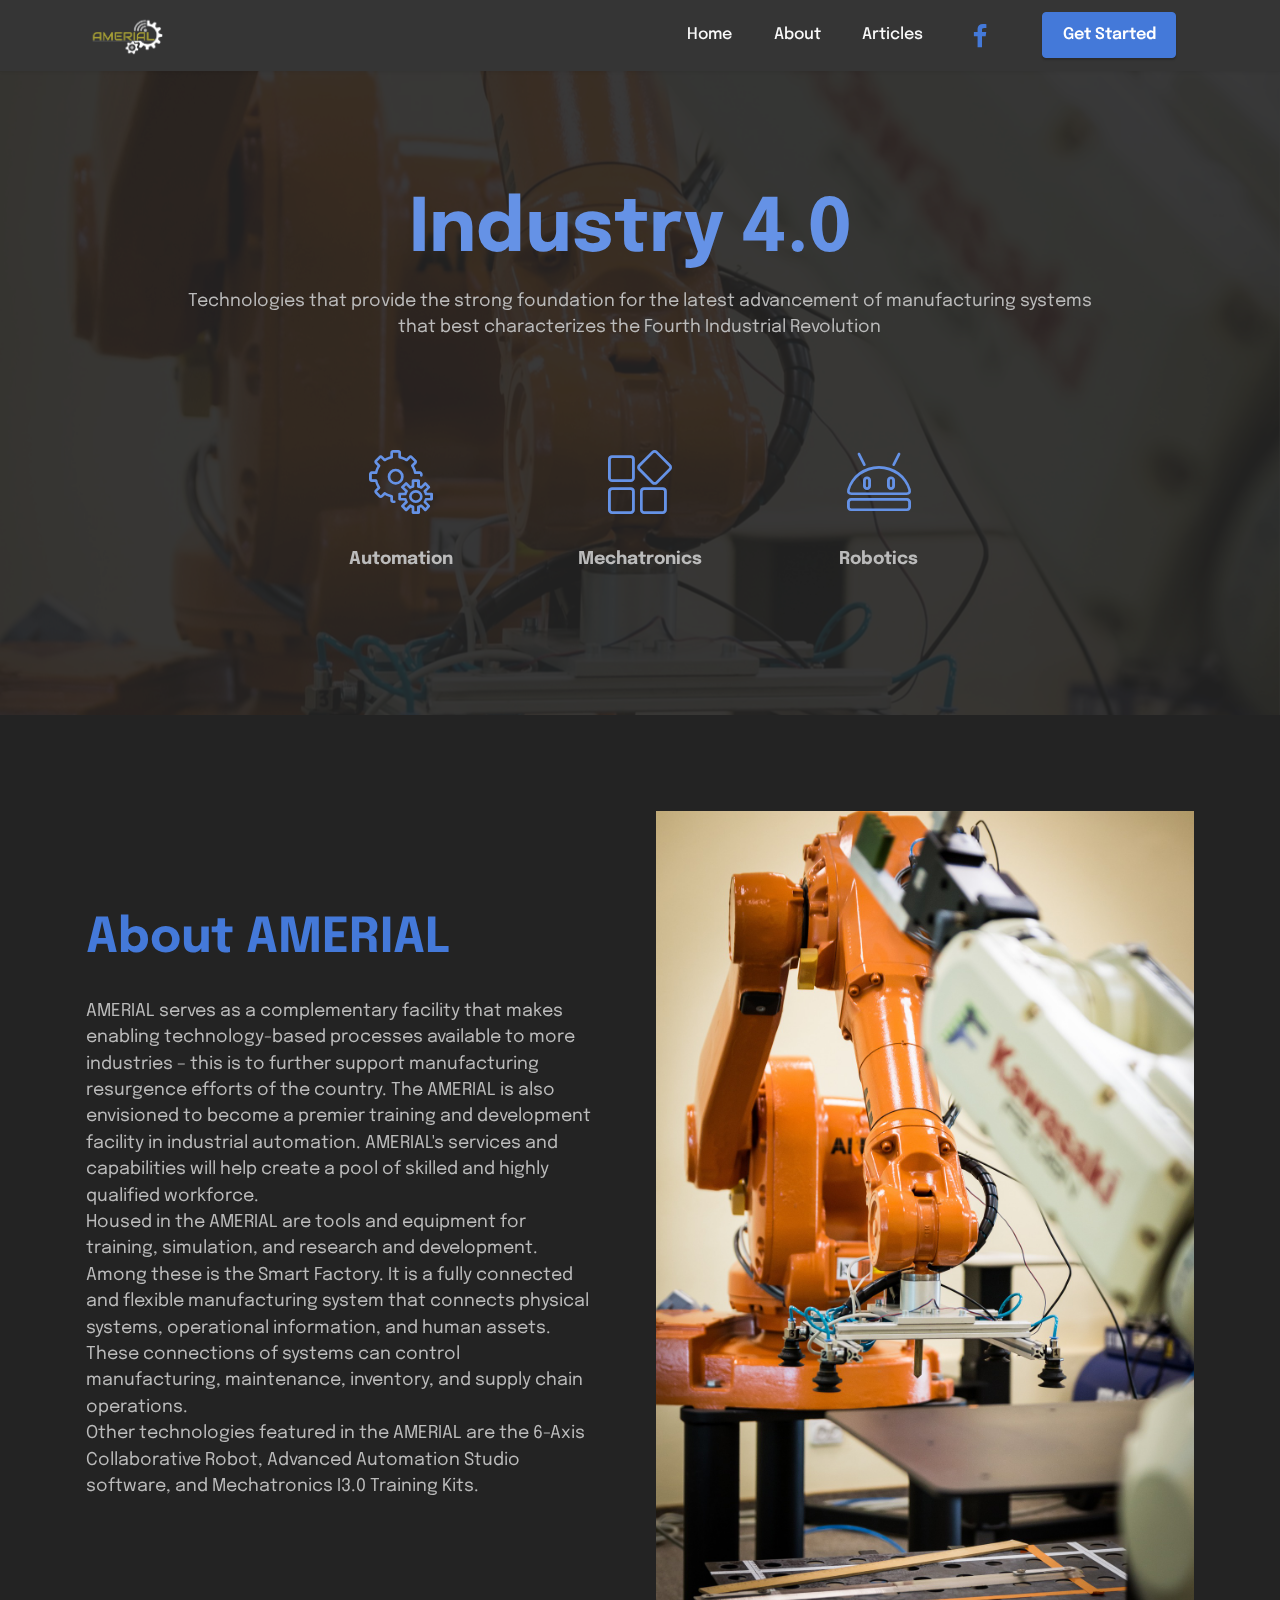
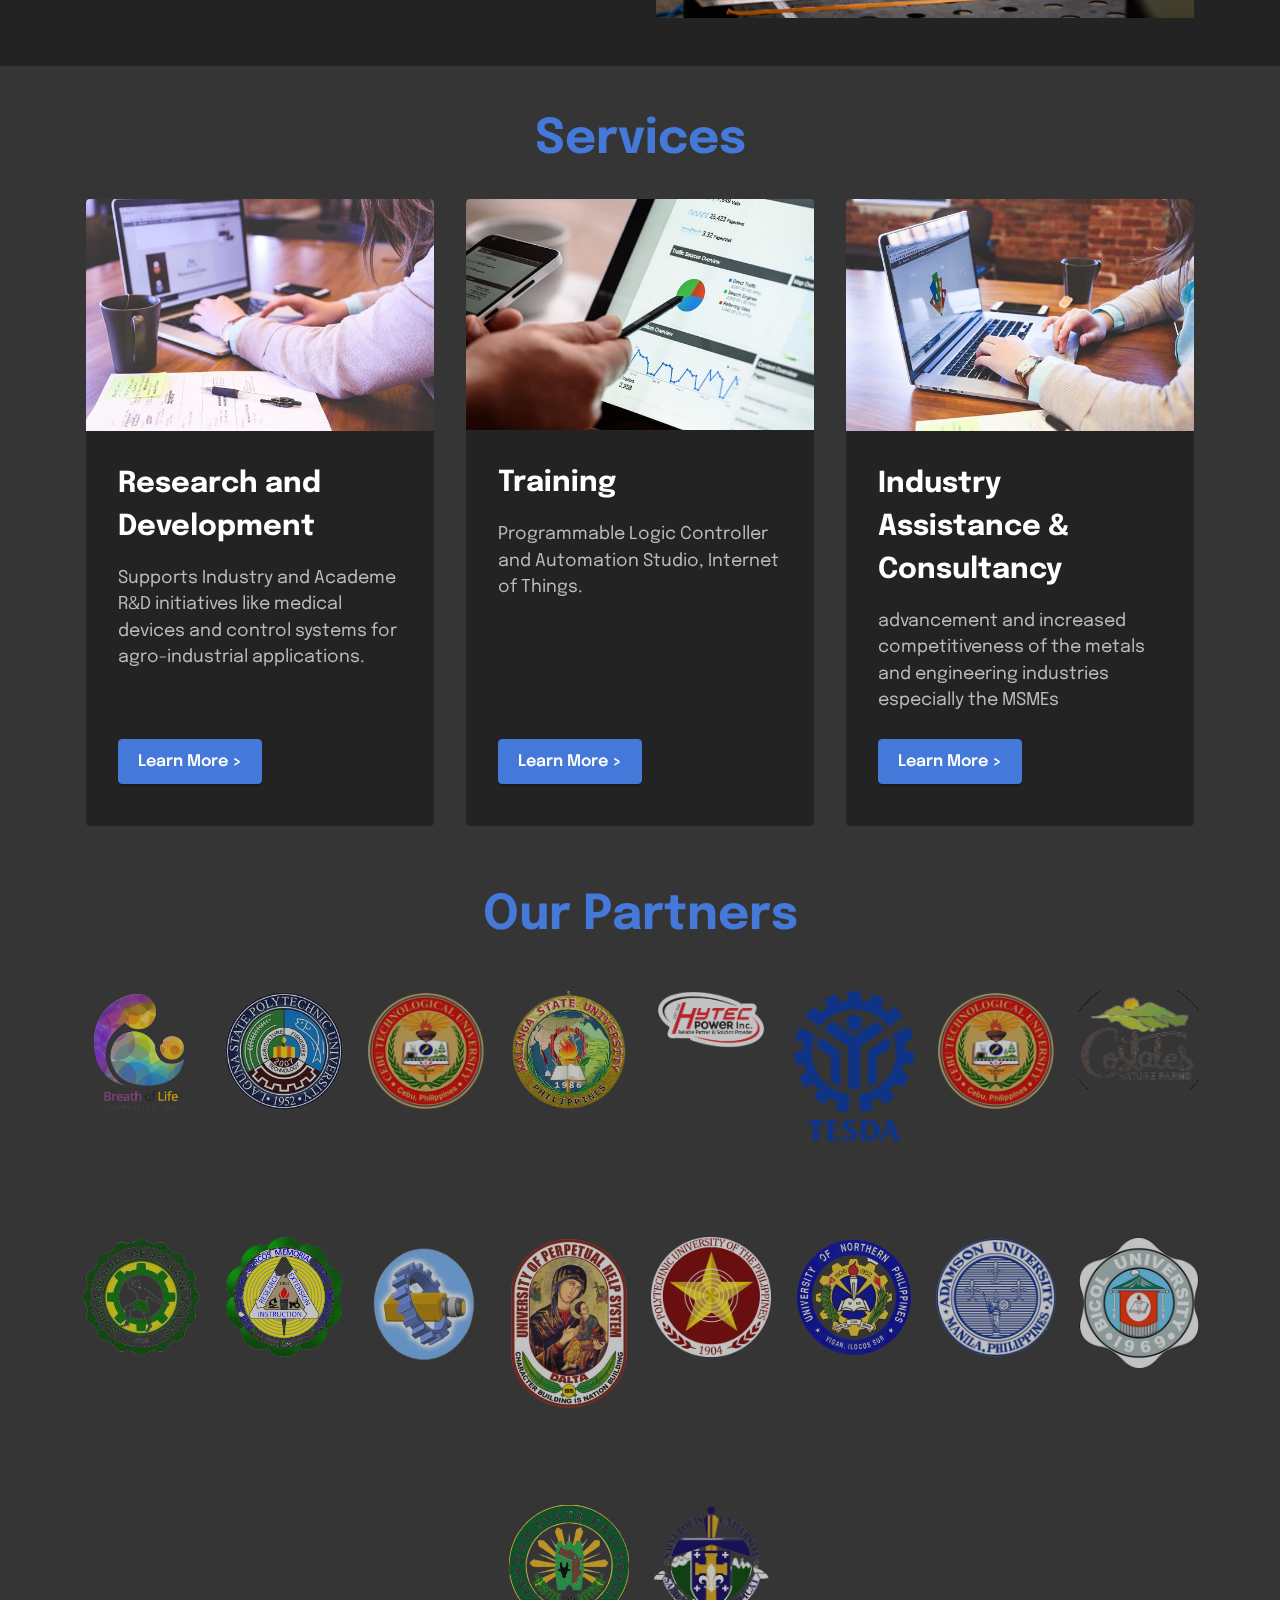
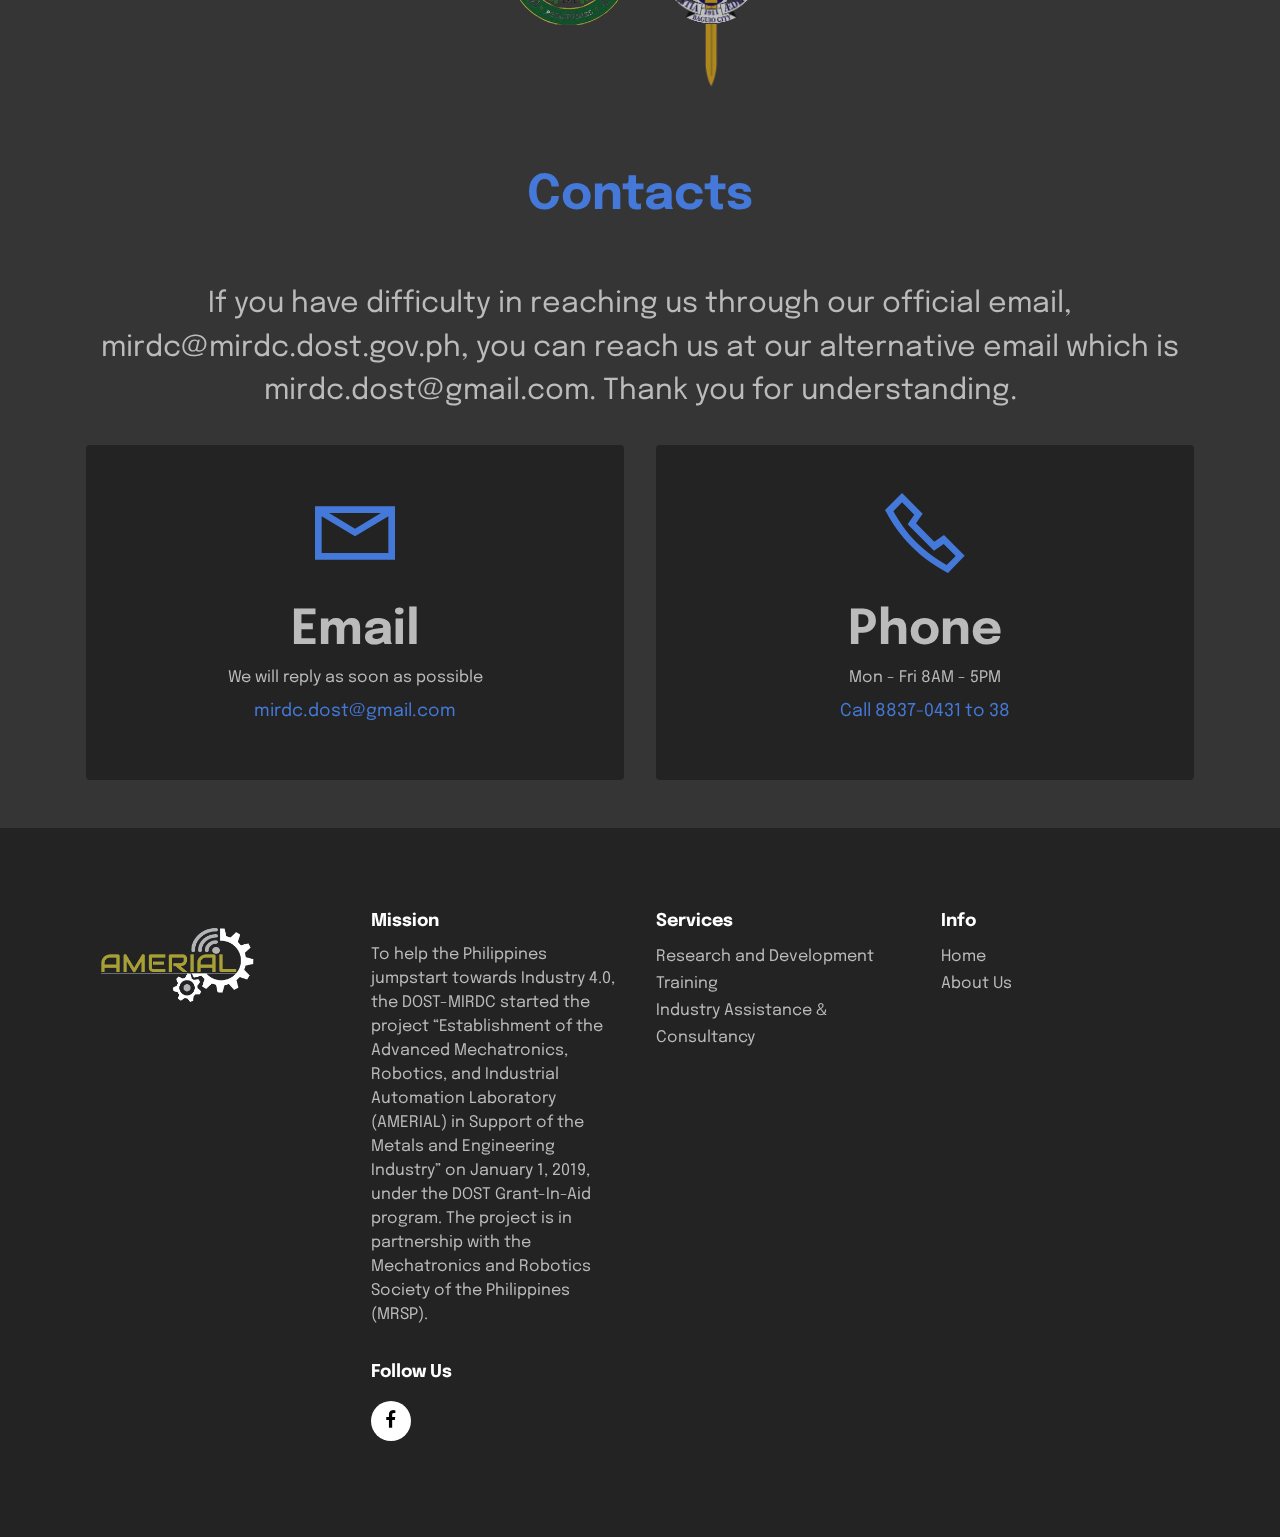
<file: index.html>
<!DOCTYPE html>
<html  >
<head>
  <!-- Site made with Mobirise Website Builder v5.6.11, https://mobirise.com -->
  <meta charset="UTF-8">
  <meta http-equiv="X-UA-Compatible" content="IE=edge">
  <meta name="generator" content="Mobirise v5.6.11, mobirise.com">
  <meta name="twitter:card" content="summary_large_image"/>
  <meta name="twitter:image:src" content="assets/images/index-meta.png">
  <meta property="og:image" content="assets/images/index-meta.png">
  <meta name="twitter:title" content="AMERIAL - Automation, mechatronics, and robotics">
  <meta name="viewport" content="width=device-width, initial-scale=1, minimum-scale=1">
  <link rel="shortcut icon" href="assets/images/amerial-combi6-c-1-removebg-preview.png" type="image/x-icon">
  <meta name="description" content="Advanced Mechatronics, Robotics, and Industrial Automation Laboratory (AMERIAL) in Support of the Metals and Engineering Industry” on January 1, 2019, under the DOST Grant-In-Aid program. The project is in partnership with the Mechatronics and Robotics Society of the Philippines (MRSP).">
  
  
  <title>AMERIAL - Automation, mechatronics, and robotics</title>
  <link rel="stylesheet" href="assets/web/assets/mobirise-icons2/mobirise2.css">
  <link rel="stylesheet" href="assets/web/assets/mobirise-icons/mobirise-icons.css">
  <link rel="stylesheet" href="assets/bootstrap/css/bootstrap.min.css">
  <link rel="stylesheet" href="assets/bootstrap/css/bootstrap-grid.min.css">
  <link rel="stylesheet" href="assets/bootstrap/css/bootstrap-reboot.min.css">
  <link rel="stylesheet" href="assets/parallax/jarallax.css">
  <link rel="stylesheet" href="assets/dropdown/css/style.css">
  <link rel="stylesheet" href="assets/socicon/css/styles.css">
  <link rel="stylesheet" href="assets/theme/css/style.css">
  <link rel="preload" href="https://fonts.googleapis.com/css?family=Epilogue:100,200,300,400,500,600,700,800,900,100i,200i,300i,400i,500i,600i,700i,800i,900i&display=swap" as="style" onload="this.onload=null;this.rel='stylesheet'">
  <noscript><link rel="stylesheet" href="https://fonts.googleapis.com/css?family=Epilogue:100,200,300,400,500,600,700,800,900,100i,200i,300i,400i,500i,600i,700i,800i,900i&display=swap"></noscript>
  <link rel="preload" as="style" href="assets/mobirise/css/mbr-additional.css"><link rel="stylesheet" href="assets/mobirise/css/mbr-additional.css" type="text/css">
  
  
  
  
</head>
<body>

<!-- Analytics -->
<!-- Remove Mobirise Footer -->
<script>
    window.addEventListener('DOMContentLoaded', function () {
    const sections = document.querySelectorAll('section')
    sections[sections.length-1].remove()
})
 
</script>

<script type="text/javascript">
  (function(e,t){var n=e.amplitude||{_q:[],_iq:{}};var r=t.createElement("script")
  ;r.type="text/javascript"
  ;r.integrity="sha384-+EO59vL/X7v6VE2s6/F4HxfHlK0nDUVWKVg8K9oUlvffAeeaShVBmbORTC2D3UF+"
  ;r.crossOrigin="anonymous";r.async=true
  ;r.src="https://cdn.amplitude.com/libs/amplitude-8.17.0-min.gz.js"
  ;r.onload=function(){if(!e.amplitude.runQueuedFunctions){
  console.log("[Amplitude] Error: could not load SDK")}}
  ;var i=t.getElementsByTagName("script")[0];i.parentNode.insertBefore(r,i)
  ;function s(e,t){e.prototype[t]=function(){
  this._q.push([t].concat(Array.prototype.slice.call(arguments,0)));return this}}
  var o=function(){this._q=[];return this}
  ;var a=["add","append","clearAll","prepend","set","setOnce","unset","preInsert","postInsert","remove"]
  ;for(var c=0;c<a.length;c++){s(o,a[c])}n.Identify=o;var u=function(){this._q=[]
  ;return this}
  ;var l=["setProductId","setQuantity","setPrice","setRevenueType","setEventProperties"]
  ;for(var p=0;p<l.length;p++){s(u,l[p])}n.Revenue=u
  ;var d=["init","logEvent","logRevenue","setUserId","setUserProperties","setOptOut","setVersionName","setDomain","setDeviceId","enableTracking","setGlobalUserProperties","identify","clearUserProperties","setGroup","logRevenueV2","regenerateDeviceId","groupIdentify","onInit","logEventWithTimestamp","logEventWithGroups","setSessionId","resetSessionId"]
  ;function v(e){function t(t){e[t]=function(){
  e._q.push([t].concat(Array.prototype.slice.call(arguments,0)))}}
  for(var n=0;n<d.length;n++){t(d[n])}}v(n);n.getInstance=function(e){
  e=(!e||e.length===0?"$default_instance":e).toLowerCase()
  ;if(!Object.prototype.hasOwnProperty.call(n._iq,e)){n._iq[e]={_q:[]};v(n._iq[e])
  }return n._iq[e]};e.amplitude=n})(window,document);

  amplitude.getInstance().init("5fe0cc6eca25afa6cb807f3b3326822d");

amplitude.getInstance().logEvent(window.location.href);

if (document.referrer) {
  amplitude.getInstance().logEvent('referrer: ' + document.referrer);
}

document.querySelector("body").addEventListener('click', function(e) {
  var anchor = e.target.closest('a');
  if(anchor !== null) {
    amplitude.getInstance().logEvent(anchor.textContent);
    console.log(anchor.textContent);
  }
}, false);
</script>

<!-- /Analytics -->


  
  <section data-bs-version="5.1" class="menu menu1 cid-sFGzlAXw3z" once="menu" id="menu1-2">
    

    <nav class="navbar navbar-dropdown navbar-expand-lg">
        <div class="container">
            <div class="navbar-brand">
                <span class="navbar-logo">
                    <a href="index.html#top">
                        <img src="assets/images/amerial-combi6-c-1-removebg-preview.png" alt="Mobirise Website Builder" style="height: 3rem;">
                    </a>
                </span>
                
            </div>
            <button class="navbar-toggler" type="button" data-toggle="collapse" data-bs-toggle="collapse" data-target="#navbarSupportedContent" data-bs-target="#navbarSupportedContent" aria-controls="navbarNavAltMarkup" aria-expanded="false" aria-label="Toggle navigation">
                <div class="hamburger">
                    <span></span>
                    <span></span>
                    <span></span>
                    <span></span>
                </div>
            </button>
            <div class="collapse navbar-collapse" id="navbarSupportedContent">
                <ul class="navbar-nav nav-dropdown" data-app-modern-menu="true"><li class="nav-item"><a class="nav-link link text-white text-primary display-4" href="index.html#top">Home</a></li><li class="nav-item"><a class="nav-link link text-white text-primary display-4" href="index.html#features19-a">
                            About</a></li>
                    <li class="nav-item"><a class="nav-link link text-white text-primary display-4" href="page1.html">Articles</a></li></ul>
                <div class="icons-menu">
                    <a class="iconfont-wrapper" href="https://www.facebook.com/AMERIALdost" target="_blank">
                        <span class="p-2 mbr-iconfont socicon-facebook socicon" style="color: rgb(68, 121, 217); fill: rgb(68, 121, 217);"></span>
                    </a>
                    
                    
                    
                </div>
                <div class="navbar-buttons mbr-section-btn"><a class="btn btn-primary display-4" href="index.html#top">Get Started</a></div>
            </div>
        </div>
    </nav>
</section>

<section data-bs-version="5.1" class="header19 cid-sFGzrhlvIh mbr-parallax-background" id="header19-3">

    

    <div class="mbr-overlay" style="opacity: 0.9; background-color: rgb(35, 35, 35);">
    </div>

    <div class="container">
        <div class="media-container">
            <div class="col-md-12 col-lg-10 m-auto align-center">
                <h1 class="mbr-section-title mbr-white mbr-fonts-style mb-3 display-1"><strong>Industry 4.0&nbsp;</strong></h1>
                <p class="mbr-text mbr-white mbr-fonts-style display-7">Technologies that provide the strong foundation for the latest advancement of manufacturing systems that best characterizes the Fourth Industrial Revolution</p>
                

                <div class="row pt-5 justify-content-center">
                    <div class="col-12 col-md-6 col-lg-3">
                        <div class="card-wrapper">
                            <div class="card-box align-center">
                                <span class="mbr-iconfont mbri-setting" style="color: rgb(101, 146, 230); fill: rgb(101, 146, 230);"></span>
                                <h4 class="card-title align-center mbr-black mbr-fonts-style display-7"><strong>Automation</strong></h4>
                            </div>
                        </div>
                    </div>
                    <div class="col-12 col-md-6 col-lg-3">
                        <div class="card-wrapper">
                            <div class="card-box align-center">
                                <span class="mbr-iconfont mbri-extension" style="color: rgb(101, 146, 230); fill: rgb(101, 146, 230);"></span>
                                <h4 class="card-title align-center mbr-black mbr-fonts-style display-7"><strong>Mechatronics</strong></h4>
                            </div>
                        </div>
                    </div>
                    <div class="col-12 col-md-6 col-lg-3">
                        <div class="card-wrapper">
                            <div class="card-box align-center">
                                <span class="mbr-iconfont mbri-android" style="color: rgb(101, 146, 230); fill: rgb(101, 146, 230);"></span>
                                <h4 class="card-title align-center mbr-black mbr-fonts-style display-7"><strong>Robotics</strong></h4>
                            </div>
                        </div>
                    </div>
                    
                </div>
            </div>
        </div>
    </div>
</section>

<section data-bs-version="5.1" class="features18 cid-sFGGxz3b6J" id="features19-a">

    

    
    <div class="container">
        <div class="row justify-content-center">
            <div class="card col-12 col-lg">
                <div class="card-wrapper">
                    <h6 class="card-title mbr-fonts-style mb-4 display-2"><strong>About AMERIAL</strong></h6>
                    <p class="mbr-text mbr-fonts-style display-7">AMERIAL serves as a complementary facility that makes enabling technology-based processes available to more industries – this is to further support manufacturing resurgence efforts of the country.  The AMERIAL is also envisioned to become a premier training and development facility in industrial automation.  AMERIAL's services and capabilities will help create a pool of skilled and highly qualified workforce.  
<br>Housed in the AMERIAL are tools and equipment for training, simulation, and research and development.  Among these is the Smart Factory.  It is a fully connected and flexible manufacturing system that connects physical systems, operational information, and human assets.  These connections of systems can control manufacturing, maintenance, inventory, and supply chain operations.  
<br>Other technologies featured in the AMERIAL are the 6-Axis Collaborative Robot, Advanced Automation Studio software, and Mechatronics I3.0 Training Kits.&nbsp; &nbsp;<br></p>
                    
                </div>
            </div>
            <div class="col-12 col-lg-6">
                <div class="image-wrapper">
                    <img src="assets/images/mbr-7.jpg" alt="">
                </div>
            </div>
        </div>
    </div>
</section>

<section data-bs-version="5.1" class="features3 cid-sFGGDvi61Z" id="features3-b">
    
    
    <div class="container">
        <div class="mbr-section-head">
            <h4 class="mbr-section-title mbr-fonts-style align-center mb-0 display-2">
                <strong>Services</strong></h4>
            
        </div>
        <div class="row mt-4">
            <div class="item features-image сol-12 col-md-6 col-lg-4">
                <div class="item-wrapper">
                    <div class="item-img">
                        <img src="assets/images/mbr-5.jpg" alt="">
                    </div>
                    <div class="item-content">
                        <h5 class="item-title mbr-fonts-style display-5"><strong>Research and Development</strong></h5>
                        
                        <p class="mbr-text mbr-fonts-style mt-3 display-7">Supports Industry and Academe R&amp;D initiatives like medical devices and control systems for agro-industrial applications.&nbsp;</p>
                    </div>
                    <div class="mbr-section-btn item-footer mt-2"><a href="index.html#contacts1-c" class="btn item-btn btn-primary display-4">Learn More
                            &gt;</a></div>
                </div>
            </div>
            <div class="item features-image сol-12 col-md-6 col-lg-4">
                <div class="item-wrapper">
                    <div class="item-img">
                        <img src="assets/images/mbr-2.jpg" alt="">
                    </div>
                    <div class="item-content">
                        <h5 class="item-title mbr-fonts-style display-5"><strong>Training</strong></h5>
                        
                        <p class="mbr-text mbr-fonts-style mt-3 display-7">Programmable Logic Controller and&nbsp;Automation Studio, Internet of Things.</p>
                    </div>
                    <div class="mbr-section-btn item-footer mt-2"><a href="index.html#contacts1-c" class="btn item-btn btn-primary display-4">Learn More
                            &gt;</a></div>
                </div>
            </div>
            <div class="item features-image сol-12 col-md-6 col-lg-4">
                <div class="item-wrapper">
                    <div class="item-img">
                        <img src="assets/images/mbr-1.jpg" alt="">
                    </div>
                    <div class="item-content">
                        <h5 class="item-title mbr-fonts-style display-5"><strong>Industry Assistance &amp; Consultancy</strong></h5>
                        
                        <p class="mbr-text mbr-fonts-style mt-3 display-7">advancement and increased competitiveness of the metals and engineering industries especially the MSMEs<br></p>
                    </div>
                    <div class="mbr-section-btn item-footer mt-2"><a href="index.html#contacts1-c" class="btn btn-primary item-btn display-4">Learn More
                            &gt;</a></div>
                </div>
            </div>
        </div>
    </div>
</section>

<section data-bs-version="5.1" class="clients1 cid-tmxWpoEcIT" id="clients1-b">
    
    <div class="images-container container">
        <div class="mbr-section-head">
            <h3 class="mbr-section-title mbr-fonts-style align-center mb-0 display-2"><strong>Our Partners</strong></h3>
            
            
        </div>
        <div class="row justify-content-center mt-4">
            <div class="col-md-3 card">
                <img src="assets/images/bol.png" alt="">
            </div>
            <div class="col-md-3 card">
                <img src="assets/images/lspu.png" alt="">
            </div>
            <div class="col-md-3 card">
                <img src="assets/images/ctu-removebg-preview.png" alt="">
            </div>
            <div class="col-md-3 card">
                <img src="assets/images/ksu-removebg-preview.png" alt="">
            </div>
            <div class="col-md-3 card">
                <img src="assets/images/hpi.png" alt="">
            </div>
            <div class="col-md-3 card">
                <img src="assets/images/tesda.png" alt="">
            </div>
            <div class="col-md-3 card">
                <img src="assets/images/ctu-removebg-preview.png" alt="">
            </div>
            <div class="col-md-3 card">
                <img src="assets/images/cnf-removebg-preview-1.png" alt="">
            </div>
        </div>
    </div>
</section>

<section data-bs-version="5.1" class="clients1 cid-tmxXZUGUdp" id="clients1-c">
    
    <div class="images-container container">
        <div class="mbr-section-head">
            
            
            
        </div>
        <div class="row justify-content-center mt-4">
            <div class="col-md-3 card">
                <img src="assets/images/isat-removebg-preview.png" alt="">
            </div>
            <div class="col-md-3 card">
                <img src="assets/images/dmmmsu-removebg-preview.png" alt="">
            </div>
            <div class="col-md-3 card">
                <img src="assets/images/inz-removebg-preview.png" alt="">
            </div>
            <div class="col-md-3 card">
                <img src="assets/images/university-of-perpetual-help-system-dalta-logo.png" alt="">
            </div>
            <div class="col-md-3 card">
                <img src="assets/images/pup.png" alt="">
            </div>
            <div class="col-md-3 card">
                <img src="assets/images/unp-removebg-preview.png" alt="">
            </div>
            <div class="col-md-3 card">
                <img src="assets/images/au.png" alt="">
            </div>
            <div class="col-md-3 card">
                <img src="assets/images/bicol-university.png" alt="">
            </div>
        </div>
    </div>
</section>

<section data-bs-version="5.1" class="clients1 cid-tmy2tAWK6I" id="clients1-e">
    
    <div class="images-container container">
        <div class="mbr-section-head">
            
            
            
        </div>
        <div class="row justify-content-center mt-4">
            <div class="col-md-3 card">
                <img src="assets/images/msu-removebg-preview.png" alt="">
            </div>
            <div class="col-md-3 card">
                <img src="assets/images/saint-louis-university-baguio-logo-removebg-preview.png" alt="">
            </div>
            
            
            
            
            
            
        </div>
    </div>
</section>

<section data-bs-version="5.1" class="contacts1 cid-sFGJrLtt3K" id="contacts1-c">

    

    
    <div class="container">
        <div class="mbr-section-head">
            <h3 class="mbr-section-title mbr-fonts-style align-center mb-0 display-2">
                <strong>Contacts</strong><br><strong><br></strong>
            </h3>
            <h4 class="mbr-section-subtitle mbr-fonts-style align-center mb-0 mt-2 display-5">If you have difficulty in reaching us through our official email, mirdc@mirdc.dost.gov.ph, you can reach us at our alternative email which is mirdc.dost@gmail.com. Thank you for understanding.</h4>
        </div>
        <div class="row justify-content-center mt-4">
            <div class="card col-12 col-lg-6">
                <div class="card-wrapper">
                    <div class="card-box align-center">
                        <div class="image-wrapper">
                            <span class="mbr-iconfont mobi-mbri-letter mobi-mbri"></span>
                        </div>
                        <h4 class="card-title mbr-fonts-style mb-2 display-2">
                            <strong>Email</strong>
                        </h4>
                        <p class="mbr-text mbr-fonts-style mb-2 display-4">
                            We will reply as soon as possible</p>
                        <h5 class="link mbr-fonts-style display-7"><a href="mailto:mirdc@mirdc.dost.gov.ph" class="text-primary">mirdc.dost@gmail.com</a>
                        </h5>
                    </div>
                </div>
            </div>
            <div class="card col-12 col-lg-6">
                <div class="card-wrapper">
                    <div class="card-box align-center">
                        <div class="image-wrapper">
                            <span class="mbr-iconfont mobi-mbri-phone mobi-mbri"></span>
                        </div>
                        <h4 class="card-title mbr-fonts-style align-center mb-2 display-2">
                            <strong>Phone</strong>
                        </h4>
                        <p class="mbr-text mbr-fonts-style mb-2 display-4">
                            Mon - Fri 8AM - 5PM</p>
                        <h5 class="link mbr-black mbr-fonts-style display-7">
                            <a href="tel:+12345678910" class="text-primary">Call&nbsp;</a>8837-0431 to 38</h5>
                    </div>
                </div>
            </div>
        </div>
    </div>
</section>

<section data-bs-version="5.1" class="footer4 cid-tox0Gy8NFP" once="footers" id="footer4-1u">

    

    
    
    <div class="container">
        <div class="row mbr-white">
            <div class="col-6 col-lg-3">
                <div class="media-wrap col-md-8 col-12">
                    <a href="https://amerial.dost.gov.ph/index">
                        <img src="assets/images/amerial-combi6-c-1-removebg-preview.png" alt="">
                    </a>
                </div>
            </div>
            <div class="col-12 col-md-6 col-lg-3">
                <h5 class="mbr-section-subtitle mbr-fonts-style mb-2 display-7"><strong>Mission</strong></h5>
                <p class="mbr-text mbr-fonts-style mb-4 display-4">To help the Philippines jumpstart towards Industry 4.0, the DOST-MIRDC started the project “Establishment of the Advanced Mechatronics, Robotics, and Industrial Automation Laboratory (AMERIAL) in Support of the Metals and Engineering Industry” on January 1, 2019, under the DOST Grant-In-Aid program. The project is in partnership with the Mechatronics and Robotics Society of the Philippines (MRSP).</p>
                <h5 class="mbr-section-subtitle mbr-fonts-style mb-3 display-7">
                    <strong>Follow Us</strong>
                </h5>
                <div class="social-row display-7">
                    <div class="soc-item">
                        <a href="https://www.facebook.com/AMERIALdost" target="_blank">
                            <span class="mbr-iconfont socicon-facebook socicon"></span>
                        </a>
                    </div>
                    
                    
                    
                </div>
            </div>
            <div class="col-12 col-md-6 col-lg-3">
                <h5 class="mbr-section-subtitle mbr-fonts-style mb-2 display-7">
                    <strong>Services</strong>
                </h5>
                <ul class="list mbr-fonts-style display-4">
                    <li class="mbr-text item-wrap">Research and Development</li>
                    <li class="mbr-text item-wrap">Training</li>
                    <li class="mbr-text item-wrap">Industry Assistance &amp; Consultancy</li>
                    <li class="mbr-text item-wrap"><br></li>
                </ul>
            </div>
            <div class="col-12 col-md-6 col-lg-3">
                <h5 class="mbr-section-subtitle mbr-fonts-style mb-2 display-7"><strong>Info</strong></h5>
                <ul class="list mbr-fonts-style display-4">
                    <li class="mbr-text item-wrap">Home</li>
                    <li class="mbr-text item-wrap">About Us</li>
                    <li class="mbr-text item-wrap"><br></li>
                </ul>
            </div>
            
        </div>
    </div>
</section><section class="display-7" style="padding: 0;align-items: center;justify-content: center;flex-wrap: wrap;    align-content: center;display: flex;position: relative;height: 4rem;"><a href="https://mobiri.se/2731320" style="flex: 1 1;height: 4rem;position: absolute;width: 100%;z-index: 1;"><img alt="" style="height: 4rem;" src="[data-uri]"></a><p style="margin: 0;text-align: center;" class="display-7">Created with &#8204;</p><a style="z-index:1" href="https://mobirise.com">Mobirise </a></section><script src="assets/bootstrap/js/bootstrap.bundle.min.js"></script>  <script src="assets/parallax/jarallax.js"></script>  <script src="assets/smoothscroll/smooth-scroll.js"></script>  <script src="assets/ytplayer/index.js"></script>  <script src="assets/dropdown/js/navbar-dropdown.js"></script>  <script src="assets/vimeoplayer/player.js"></script>  <script src="assets/theme/js/script.js"></script>  
  
  
</body>
</html>
</file>
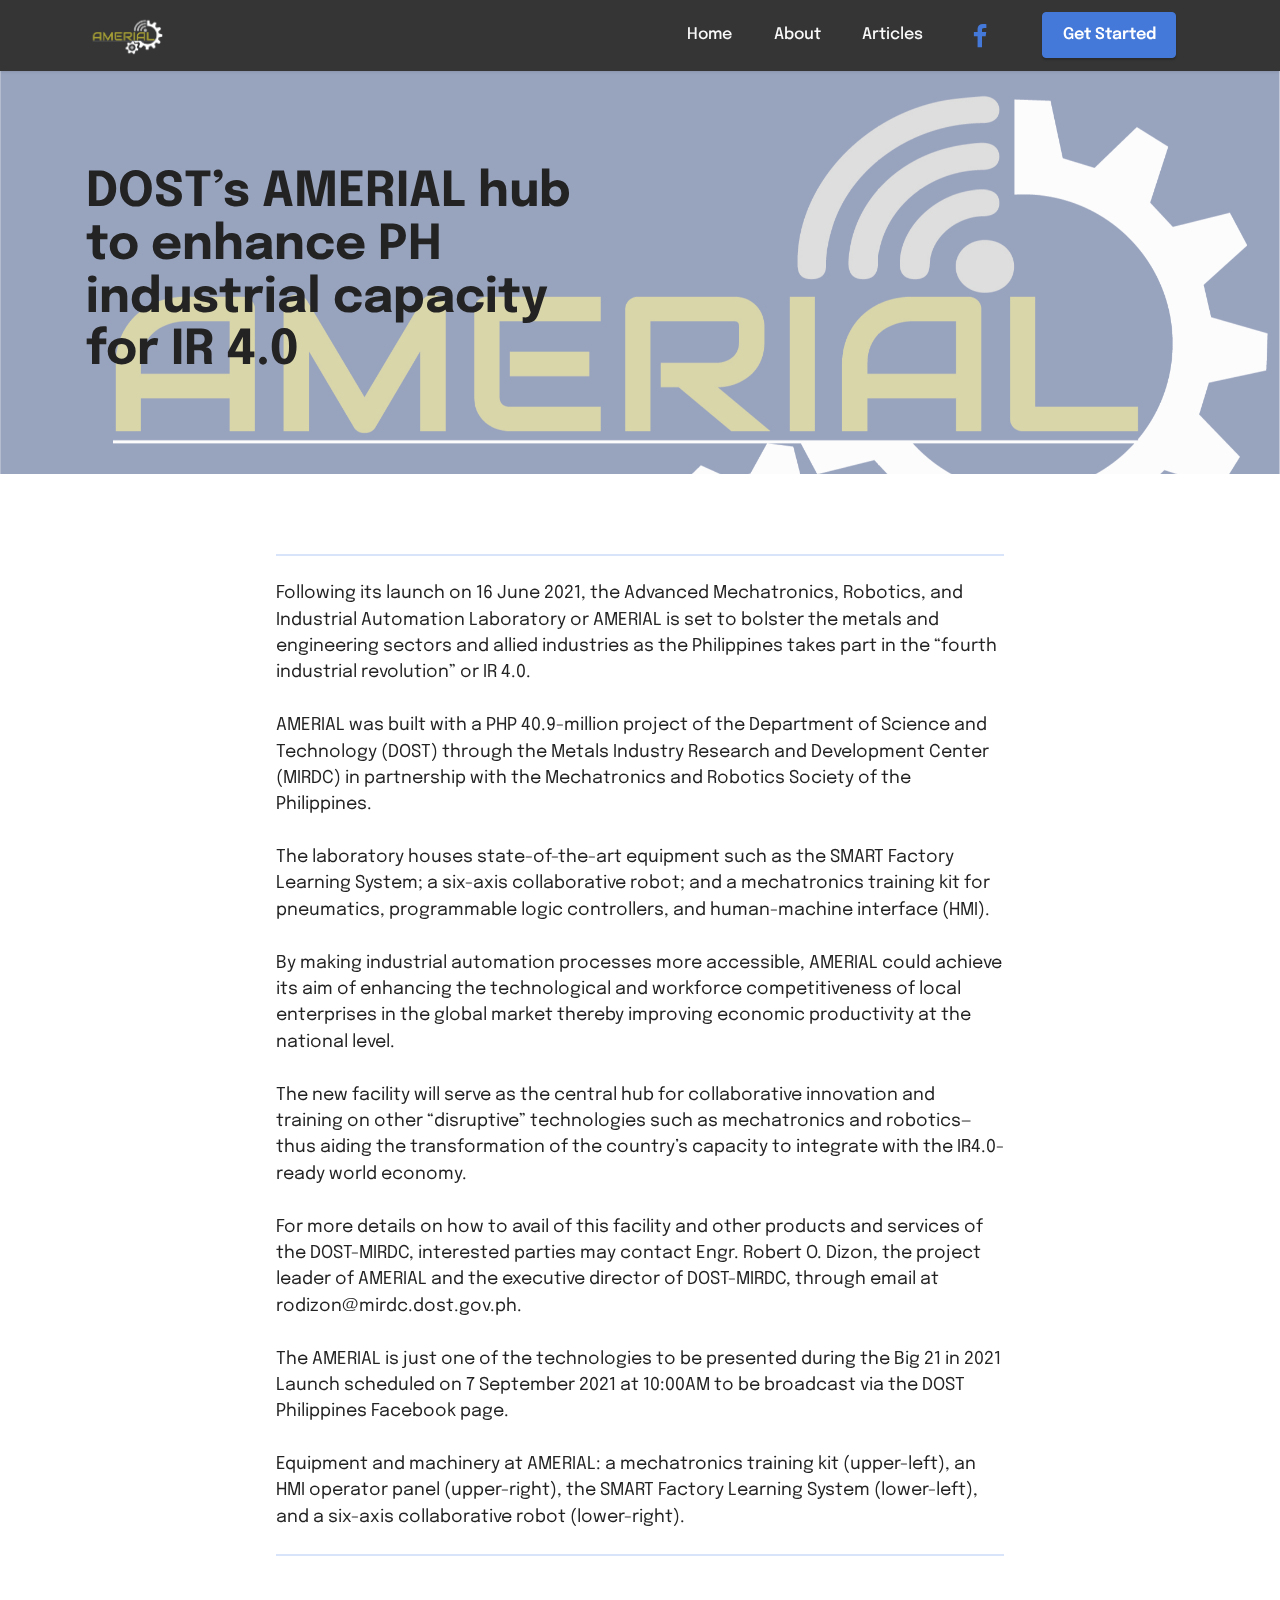
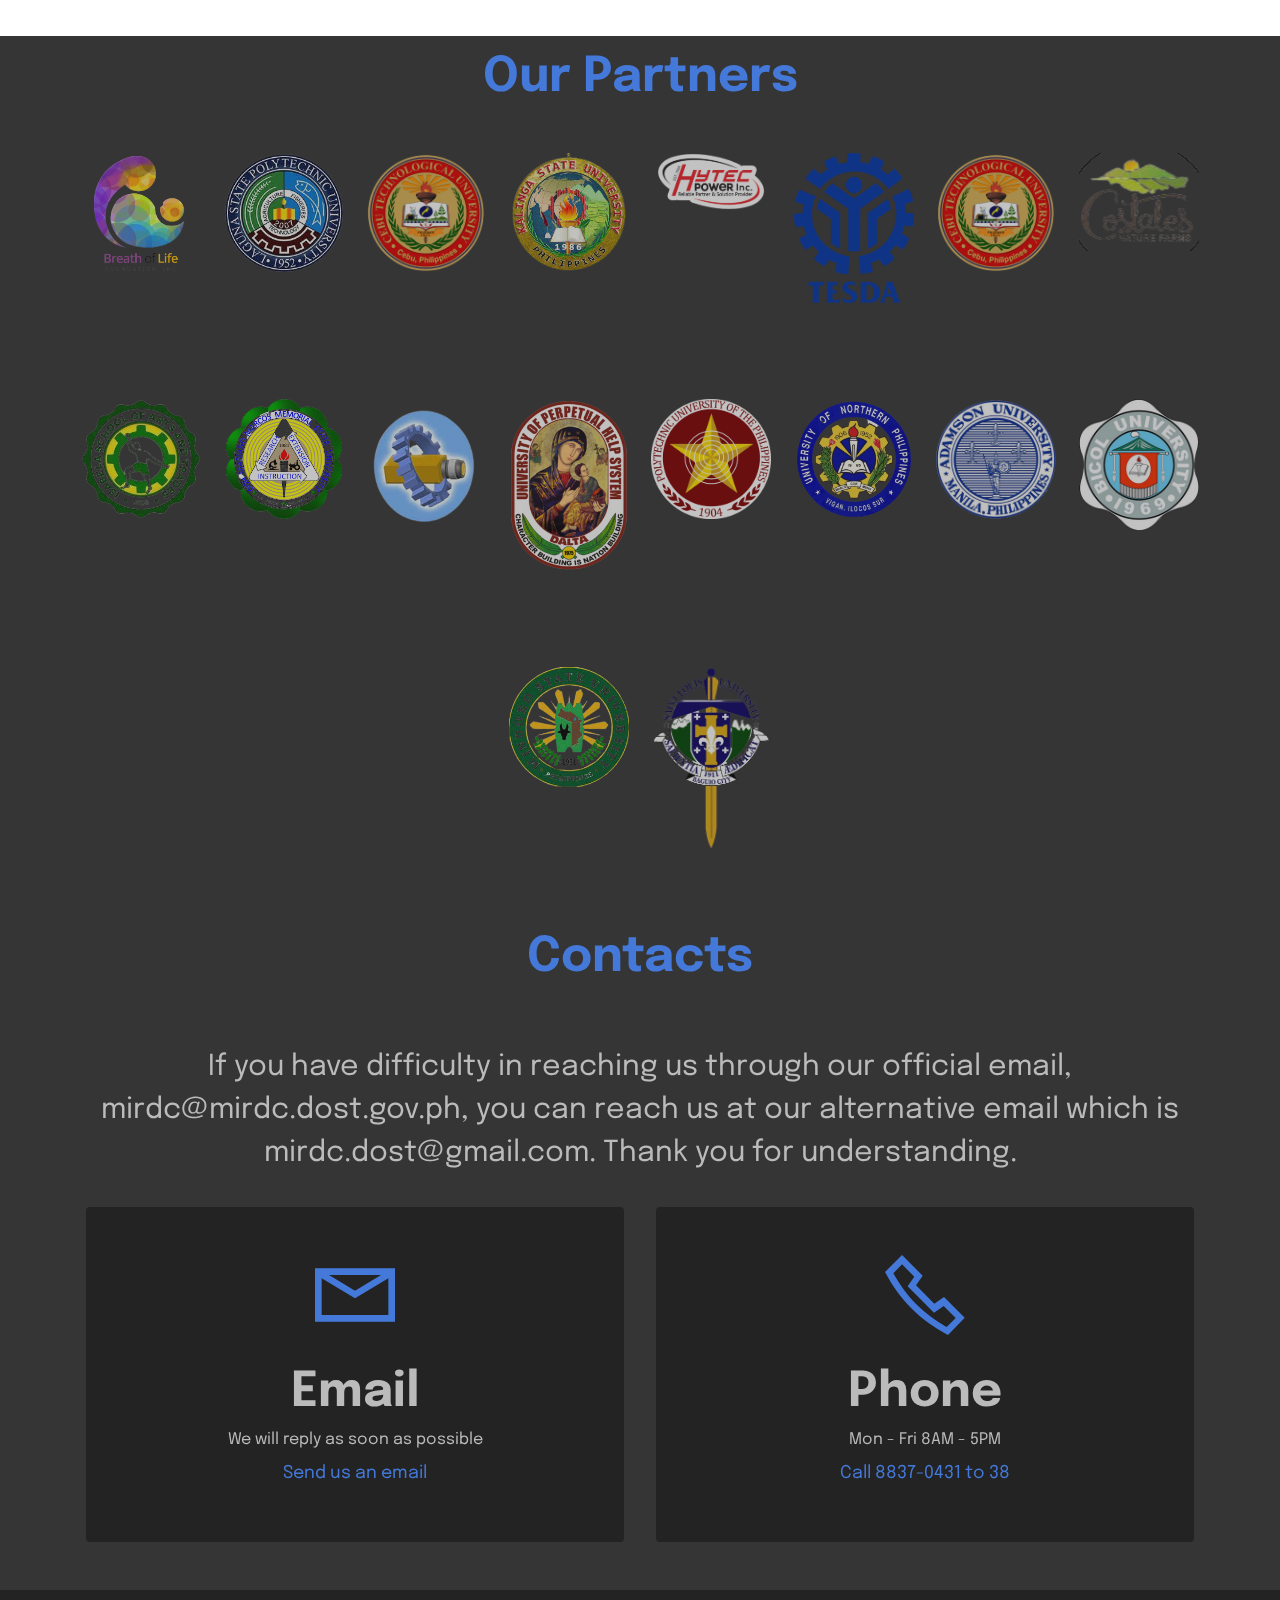
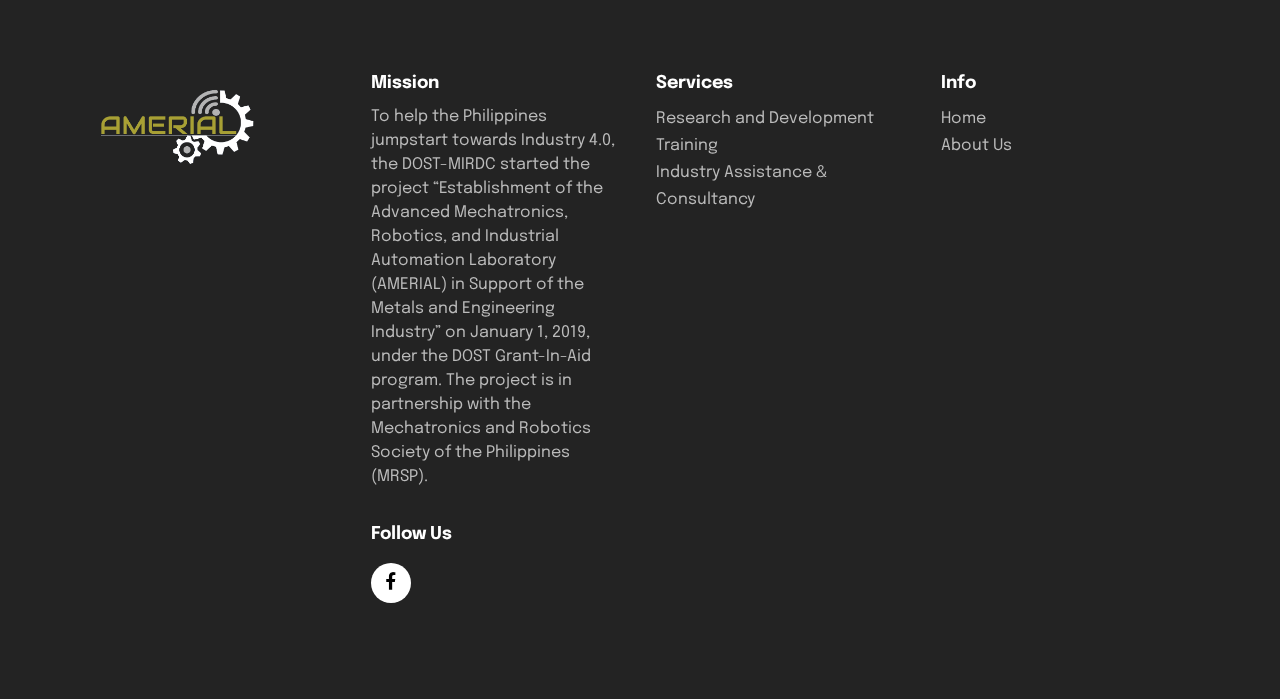
<file: article.html>
<!DOCTYPE html>
<html  >
<head>
  <!-- Site made with Mobirise Website Builder v5.6.11, https://mobirise.com -->
  <meta charset="UTF-8">
  <meta http-equiv="X-UA-Compatible" content="IE=edge">
  <meta name="generator" content="Mobirise v5.6.11, mobirise.com">
  <meta name="twitter:card" content="summary_large_image"/>
  <meta name="twitter:image:src" content="">
  <meta property="og:image" content="">
  <meta name="twitter:title" content="Article">
  <meta name="viewport" content="width=device-width, initial-scale=1, minimum-scale=1">
  <link rel="shortcut icon" href="assets/images/amerial-combi6-c-1-removebg-preview.png" type="image/x-icon">
  <meta name="description" content="">
  
  
  <title>Article</title>
  <link rel="stylesheet" href="assets/web/assets/mobirise-icons2/mobirise2.css">
  <link rel="stylesheet" href="assets/bootstrap/css/bootstrap.min.css">
  <link rel="stylesheet" href="assets/bootstrap/css/bootstrap-grid.min.css">
  <link rel="stylesheet" href="assets/bootstrap/css/bootstrap-reboot.min.css">
  <link rel="stylesheet" href="assets/parallax/jarallax.css">
  <link rel="stylesheet" href="assets/dropdown/css/style.css">
  <link rel="stylesheet" href="assets/socicon/css/styles.css">
  <link rel="stylesheet" href="assets/theme/css/style.css">
  <link rel="preload" href="https://fonts.googleapis.com/css?family=Epilogue:100,200,300,400,500,600,700,800,900,100i,200i,300i,400i,500i,600i,700i,800i,900i&display=swap" as="style" onload="this.onload=null;this.rel='stylesheet'">
  <noscript><link rel="stylesheet" href="https://fonts.googleapis.com/css?family=Epilogue:100,200,300,400,500,600,700,800,900,100i,200i,300i,400i,500i,600i,700i,800i,900i&display=swap"></noscript>
  <link rel="preload" as="style" href="assets/mobirise/css/mbr-additional.css"><link rel="stylesheet" href="assets/mobirise/css/mbr-additional.css" type="text/css">
  
  
  
  
</head>
<body>

<!-- Analytics -->
<!-- Remove Mobirise Footer -->
<script>
    window.addEventListener('DOMContentLoaded', function () {
    const sections = document.querySelectorAll('section')
    sections[sections.length-1].remove()
})
 
</script>

<script type="text/javascript">
  (function(e,t){var n=e.amplitude||{_q:[],_iq:{}};var r=t.createElement("script")
  ;r.type="text/javascript"
  ;r.integrity="sha384-+EO59vL/X7v6VE2s6/F4HxfHlK0nDUVWKVg8K9oUlvffAeeaShVBmbORTC2D3UF+"
  ;r.crossOrigin="anonymous";r.async=true
  ;r.src="https://cdn.amplitude.com/libs/amplitude-8.17.0-min.gz.js"
  ;r.onload=function(){if(!e.amplitude.runQueuedFunctions){
  console.log("[Amplitude] Error: could not load SDK")}}
  ;var i=t.getElementsByTagName("script")[0];i.parentNode.insertBefore(r,i)
  ;function s(e,t){e.prototype[t]=function(){
  this._q.push([t].concat(Array.prototype.slice.call(arguments,0)));return this}}
  var o=function(){this._q=[];return this}
  ;var a=["add","append","clearAll","prepend","set","setOnce","unset","preInsert","postInsert","remove"]
  ;for(var c=0;c<a.length;c++){s(o,a[c])}n.Identify=o;var u=function(){this._q=[]
  ;return this}
  ;var l=["setProductId","setQuantity","setPrice","setRevenueType","setEventProperties"]
  ;for(var p=0;p<l.length;p++){s(u,l[p])}n.Revenue=u
  ;var d=["init","logEvent","logRevenue","setUserId","setUserProperties","setOptOut","setVersionName","setDomain","setDeviceId","enableTracking","setGlobalUserProperties","identify","clearUserProperties","setGroup","logRevenueV2","regenerateDeviceId","groupIdentify","onInit","logEventWithTimestamp","logEventWithGroups","setSessionId","resetSessionId"]
  ;function v(e){function t(t){e[t]=function(){
  e._q.push([t].concat(Array.prototype.slice.call(arguments,0)))}}
  for(var n=0;n<d.length;n++){t(d[n])}}v(n);n.getInstance=function(e){
  e=(!e||e.length===0?"$default_instance":e).toLowerCase()
  ;if(!Object.prototype.hasOwnProperty.call(n._iq,e)){n._iq[e]={_q:[]};v(n._iq[e])
  }return n._iq[e]};e.amplitude=n})(window,document);

  amplitude.getInstance().init("5fe0cc6eca25afa6cb807f3b3326822d");

amplitude.getInstance().logEvent(window.location.href);

if (document.referrer) {
  amplitude.getInstance().logEvent('referrer: ' + document.referrer);
}

document.querySelector("body").addEventListener('click', function(e) {
  var anchor = e.target.closest('a');
  if(anchor !== null) {
    amplitude.getInstance().logEvent(anchor.textContent);
    console.log(anchor.textContent);
  }
}, false);
</script>

<!-- /Analytics -->


  
  <section data-bs-version="5.1" class="menu menu1 cid-tn7DONZsQ3" once="menu" id="menu1-u">
    

    <nav class="navbar navbar-dropdown navbar-expand-lg">
        <div class="container">
            <div class="navbar-brand">
                <span class="navbar-logo">
                    <a href="index.html#top">
                        <img src="assets/images/amerial-combi6-c-1-removebg-preview.png" alt="Mobirise Website Builder" style="height: 3rem;">
                    </a>
                </span>
                
            </div>
            <button class="navbar-toggler" type="button" data-toggle="collapse" data-bs-toggle="collapse" data-target="#navbarSupportedContent" data-bs-target="#navbarSupportedContent" aria-controls="navbarNavAltMarkup" aria-expanded="false" aria-label="Toggle navigation">
                <div class="hamburger">
                    <span></span>
                    <span></span>
                    <span></span>
                    <span></span>
                </div>
            </button>
            <div class="collapse navbar-collapse" id="navbarSupportedContent">
                <ul class="navbar-nav nav-dropdown" data-app-modern-menu="true"><li class="nav-item"><a class="nav-link link text-white text-primary display-4" href="index.html#top">Home</a></li><li class="nav-item"><a class="nav-link link text-white text-primary display-4" href="index.html#features19-a">
                            About</a></li>
                    <li class="nav-item"><a class="nav-link link text-white text-primary display-4" href="page1.html">Articles</a></li></ul>
                <div class="icons-menu">
                    <a class="iconfont-wrapper" href="https://www.facebook.com/AMERIALdost" target="_blank">
                        <span class="p-2 mbr-iconfont socicon-facebook socicon" style="color: rgb(68, 121, 217); fill: rgb(68, 121, 217);"></span>
                    </a>
                    
                    
                    
                </div>
                <div class="navbar-buttons mbr-section-btn"><a class="btn btn-primary display-4" href="index.html#top">Get Started</a></div>
            </div>
        </div>
    </nav>
</section>

<section data-bs-version="5.1" class="header1 cid-tn7EyUBZ0F mbr-parallax-background" id="header1-11">

    

    
    <div class="mbr-overlay" style="opacity: 0.6; background-color: rgb(250, 250, 250);"></div>

    <div class="container">
        <div class="row">
            <div class="col-12 col-lg-6">
                <h1 class="mbr-section-title mbr-fonts-style mb-3 display-2"><strong>DOST’s AMERIAL hub to enhance PH industrial capacity for IR 4.0</strong></h1>
                
                
                
            </div>
        </div>
    </div>
</section>

<section data-bs-version="5.1" class="content6 cid-tn7EZl6e9x" id="content6-12">
    
    <div class="container">
        <div class="row justify-content-center">
            <div class="col-md-12 col-lg-8">
                <hr class="line">
                <p class="mbr-text align-center mbr-fonts-style my-4 display-7">Following its launch on 16 June 2021, the Advanced Mechatronics, Robotics, and Industrial Automation Laboratory or AMERIAL is set to bolster the metals and engineering sectors and allied industries as the Philippines takes part in the “fourth industrial revolution” or IR 4.0.
<br>
<br>AMERIAL was built with a PHP 40.9-million project of the Department of Science and Technology (DOST) through the Metals Industry Research and Development Center (MIRDC) in partnership with the Mechatronics and Robotics Society of the Philippines.
<br>
<br>The laboratory houses state-of-the-art equipment such as the SMART Factory Learning System; a six-axis collaborative robot; and a mechatronics training kit for pneumatics, programmable logic controllers, and human-machine interface (HMI).
<br>
<br>By making industrial automation processes more accessible, AMERIAL could achieve its aim of enhancing the technological and workforce competitiveness of local enterprises in the global market thereby improving economic productivity at the national level.
<br>
<br>The new facility will serve as the central hub for collaborative innovation and training on other “disruptive” technologies such as mechatronics and robotics—thus aiding the transformation of the country’s capacity to integrate with the IR4.0-ready world economy.
<br>
<br>For more details on how to avail of this facility and other products and services of the DOST-MIRDC, interested parties may contact Engr. Robert O. Dizon, the project leader of AMERIAL and the executive director of DOST-MIRDC, through email at rodizon@mirdc.dost.gov.ph.
<br>
<br>The AMERIAL is just one of the technologies to be presented during the Big 21 in 2021 Launch scheduled on 7 September 2021 at 10:00AM to be broadcast via the DOST Philippines Facebook page.<br><br>Equipment and machinery at AMERIAL: a mechatronics training kit (upper-left), an HMI operator panel (upper-right), the SMART Factory Learning System (lower-left), and a six-axis collaborative robot (lower-right).<br></p>
                <hr class="line">
            </div>
        </div>
    </div>
</section>

<section data-bs-version="5.1" class="clients1 cid-tn7DOQgGt3" id="clients1-w">
    
    <div class="images-container container">
        <div class="mbr-section-head">
            <h3 class="mbr-section-title mbr-fonts-style align-center mb-0 display-2">
                <strong>Our Partners</strong></h3>
            
            
        </div>
        <div class="row justify-content-center mt-4">
            <div class="col-md-3 card">
                <img src="assets/images/bol.png" alt="Breath of Life Foundation">
            </div>
            <div class="col-md-3 card">
                <img src="assets/images/lspu.png" alt=" ">
            </div>
            <div class="col-md-3 card">
                <img src="assets/images/ctu-removebg-preview.png" alt="">
            </div>
            <div class="col-md-3 card">
                <img src="assets/images/ksu-removebg-preview.png" alt="">
            </div>
            <div class="col-md-3 card">
                <img src="assets/images/hpi.png" alt="">
            </div>
            <div class="col-md-3 card">
                <img src="assets/images/tesda.png" alt="">
            </div>
            <div class="col-md-3 card">
                <img src="assets/images/ctu-removebg-preview.png" alt="">
            </div>
            <div class="col-md-3 card">
                <img src="assets/images/cnf-removebg-preview-1.png" alt="">
            </div>
        </div>
    </div>
</section>

<section data-bs-version="5.1" class="clients1 cid-tn7DORfOY9" id="clients1-x">
    
    <div class="images-container container">
        <div class="mbr-section-head">
            
            
            
        </div>
        <div class="row justify-content-center mt-4">
            <div class="col-md-3 card">
                <img src="assets/images/isat-removebg-preview.png" alt="">
            </div>
            <div class="col-md-3 card">
                <img src="assets/images/dmmmsu-removebg-preview.png" alt="">
            </div>
            <div class="col-md-3 card">
                <img src="assets/images/inz-removebg-preview.png" alt="">
            </div>
            <div class="col-md-3 card">
                <img src="assets/images/university-of-perpetual-help-system-dalta-logo.png" alt="">
            </div>
            <div class="col-md-3 card">
                <img src="assets/images/pup.png" alt="">
            </div>
            <div class="col-md-3 card">
                <img src="assets/images/unp-removebg-preview.png" alt="">
            </div>
            <div class="col-md-3 card">
                <img src="assets/images/au.png" alt="">
            </div>
            <div class="col-md-3 card">
                <img src="assets/images/bicol-university.png" alt="">
            </div>
        </div>
    </div>
</section>

<section data-bs-version="5.1" class="clients1 cid-toseadFgu8" id="clients1-1r">
    
    <div class="images-container container">
        <div class="mbr-section-head">
            
            
            
        </div>
        <div class="row justify-content-center mt-4">
            <div class="col-md-3 card">
                <img src="assets/images/msu-removebg-preview.png" alt="">
            </div>
            <div class="col-md-3 card">
                <img src="assets/images/saint-louis-university-baguio-logo-removebg-preview.png" alt="">
            </div>
            
            
            
            
            
            
        </div>
    </div>
</section>

<section data-bs-version="5.1" class="contacts1 cid-tn7DOTcTWa" id="contacts1-z">

    

    
    <div class="container">
        <div class="mbr-section-head">
            <h3 class="mbr-section-title mbr-fonts-style align-center mb-0 display-2">
                <strong>Contacts</strong><br><strong><br></strong>
            </h3>
            <h4 class="mbr-section-subtitle mbr-fonts-style align-center mb-0 mt-2 display-5">If you have difficulty in reaching us through our official email, mirdc@mirdc.dost.gov.ph, you can reach us at our alternative email which is mirdc.dost@gmail.com. Thank you for understanding.</h4>
        </div>
        <div class="row justify-content-center mt-4">
            <div class="card col-12 col-lg-6">
                <div class="card-wrapper">
                    <div class="card-box align-center">
                        <div class="image-wrapper">
                            <span class="mbr-iconfont mobi-mbri-letter mobi-mbri"></span>
                        </div>
                        <h4 class="card-title mbr-fonts-style mb-2 display-2">
                            <strong>Email</strong>
                        </h4>
                        <p class="mbr-text mbr-fonts-style mb-2 display-4">
                            We will reply as soon as possible</p>
                        <h5 class="link mbr-fonts-style display-7"><a href="mailto:mirdc@mirdc.dost.gov.ph" class="text-primary">Send us an
                                email</a>
                        </h5>
                    </div>
                </div>
            </div>
            <div class="card col-12 col-lg-6">
                <div class="card-wrapper">
                    <div class="card-box align-center">
                        <div class="image-wrapper">
                            <span class="mbr-iconfont mobi-mbri-phone mobi-mbri"></span>
                        </div>
                        <h4 class="card-title mbr-fonts-style align-center mb-2 display-2">
                            <strong>Phone</strong>
                        </h4>
                        <p class="mbr-text mbr-fonts-style mb-2 display-4">
                            Mon - Fri 8AM - 5PM</p>
                        <h5 class="link mbr-black mbr-fonts-style display-7">
                            <a href="tel:+12345678910" class="text-primary">Call&nbsp;</a>8837-0431 to 38</h5>
                    </div>
                </div>
            </div>
        </div>
    </div>
</section>

<section data-bs-version="5.1" class="footer4 cid-tox0Gy8NFP" once="footers" id="footer4-1u">

    

    
    
    <div class="container">
        <div class="row mbr-white">
            <div class="col-6 col-lg-3">
                <div class="media-wrap col-md-8 col-12">
                    <a href="https://amerial.dost.gov.ph/index">
                        <img src="assets/images/amerial-combi6-c-1-removebg-preview.png" alt="">
                    </a>
                </div>
            </div>
            <div class="col-12 col-md-6 col-lg-3">
                <h5 class="mbr-section-subtitle mbr-fonts-style mb-2 display-7"><strong>Mission</strong></h5>
                <p class="mbr-text mbr-fonts-style mb-4 display-4">To help the Philippines jumpstart towards Industry 4.0, the DOST-MIRDC started the project “Establishment of the Advanced Mechatronics, Robotics, and Industrial Automation Laboratory (AMERIAL) in Support of the Metals and Engineering Industry” on January 1, 2019, under the DOST Grant-In-Aid program. The project is in partnership with the Mechatronics and Robotics Society of the Philippines (MRSP).</p>
                <h5 class="mbr-section-subtitle mbr-fonts-style mb-3 display-7">
                    <strong>Follow Us</strong>
                </h5>
                <div class="social-row display-7">
                    <div class="soc-item">
                        <a href="https://www.facebook.com/AMERIALdost" target="_blank">
                            <span class="mbr-iconfont socicon-facebook socicon"></span>
                        </a>
                    </div>
                    
                    
                    
                </div>
            </div>
            <div class="col-12 col-md-6 col-lg-3">
                <h5 class="mbr-section-subtitle mbr-fonts-style mb-2 display-7">
                    <strong>Services</strong>
                </h5>
                <ul class="list mbr-fonts-style display-4">
                    <li class="mbr-text item-wrap">Research and Development</li>
                    <li class="mbr-text item-wrap">Training</li>
                    <li class="mbr-text item-wrap">Industry Assistance &amp; Consultancy</li>
                    <li class="mbr-text item-wrap"><br></li>
                </ul>
            </div>
            <div class="col-12 col-md-6 col-lg-3">
                <h5 class="mbr-section-subtitle mbr-fonts-style mb-2 display-7"><strong>Info</strong></h5>
                <ul class="list mbr-fonts-style display-4">
                    <li class="mbr-text item-wrap">Home</li>
                    <li class="mbr-text item-wrap">About Us</li>
                    <li class="mbr-text item-wrap"><br></li>
                </ul>
            </div>
            
        </div>
    </div>
</section><section class="display-7" style="padding: 0;align-items: center;justify-content: center;flex-wrap: wrap;    align-content: center;display: flex;position: relative;height: 4rem;"><a href="https://mobiri.se/2731320" style="flex: 1 1;height: 4rem;position: absolute;width: 100%;z-index: 1;"><img alt="" style="height: 4rem;" src="[data-uri]"></a><p style="margin: 0;text-align: center;" class="display-7">Created with &#8204;</p><a style="z-index:1" href="https://mobirise.com/html-builder.html">HTML Builder</a></section><script src="assets/bootstrap/js/bootstrap.bundle.min.js"></script>  <script src="assets/parallax/jarallax.js"></script>  <script src="assets/smoothscroll/smooth-scroll.js"></script>  <script src="assets/ytplayer/index.js"></script>  <script src="assets/dropdown/js/navbar-dropdown.js"></script>  <script src="assets/theme/js/script.js"></script>  
  
  
</body>
</html>
</file>
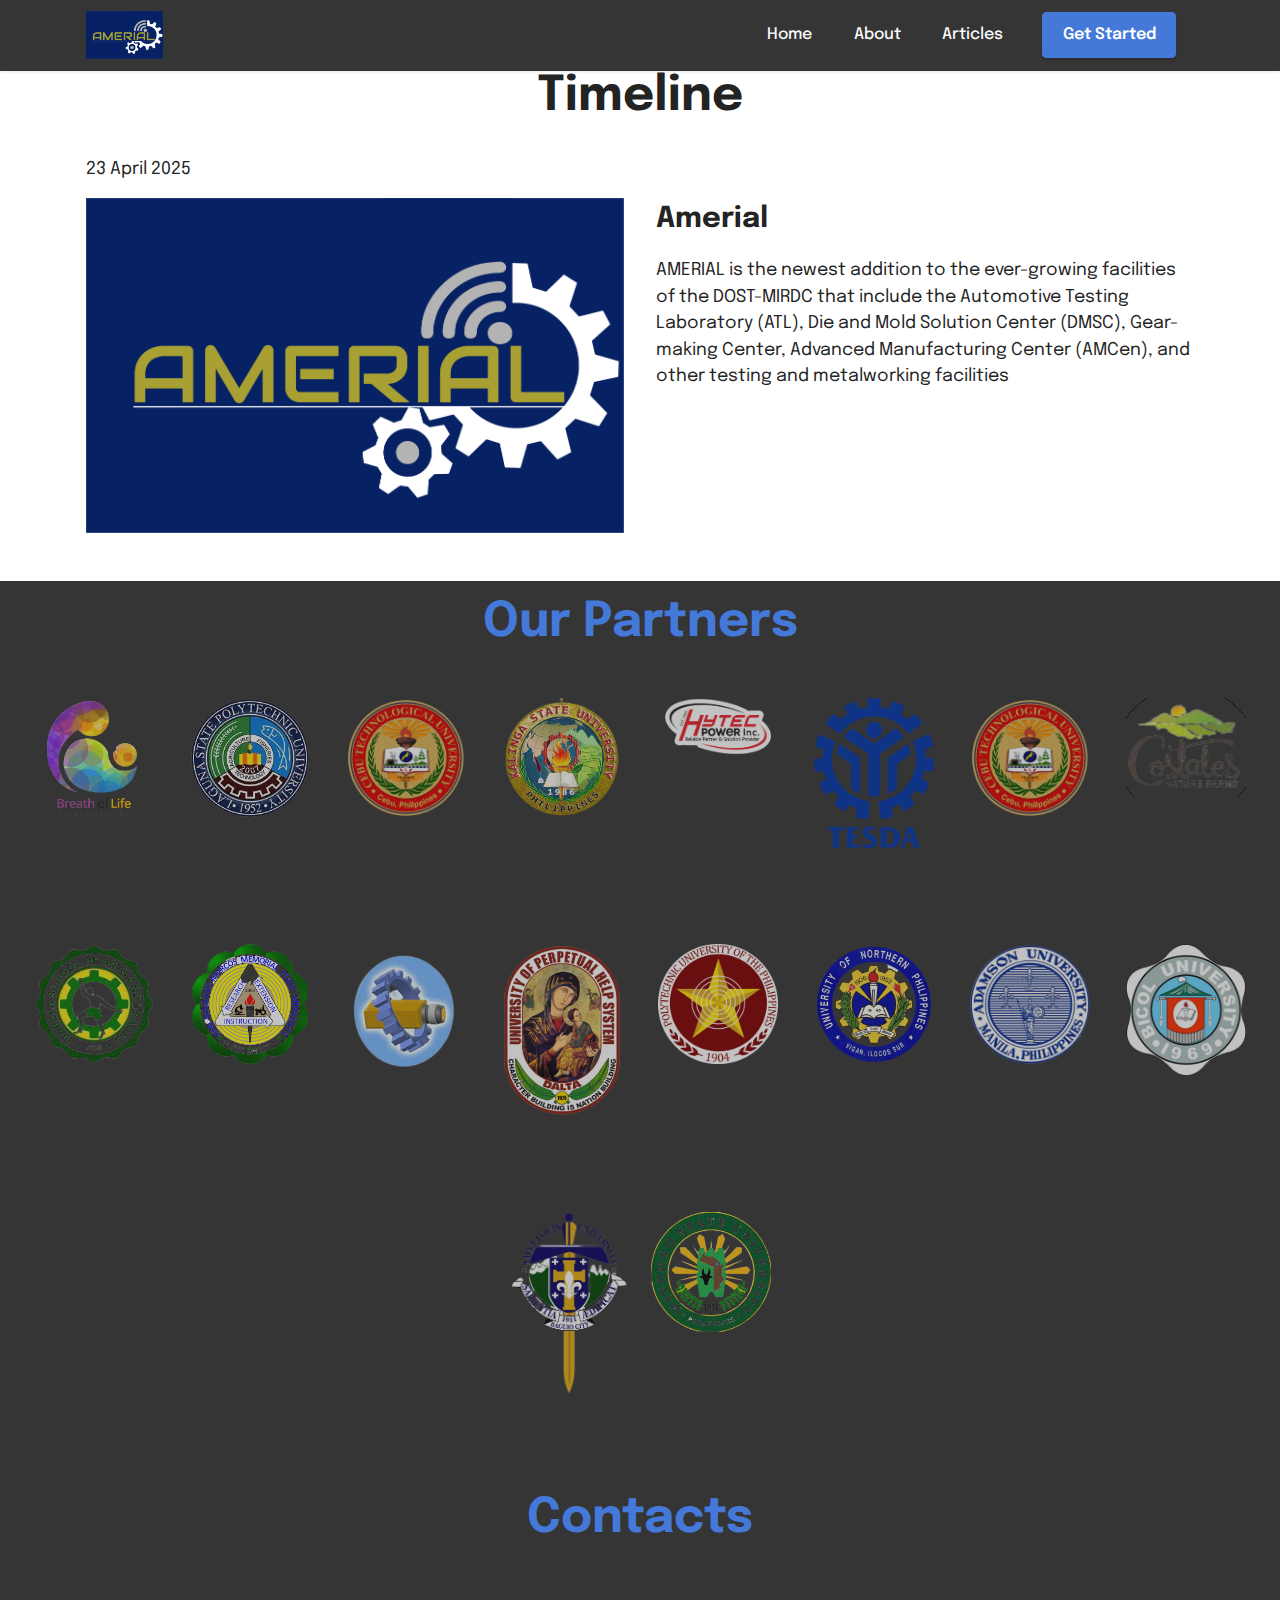
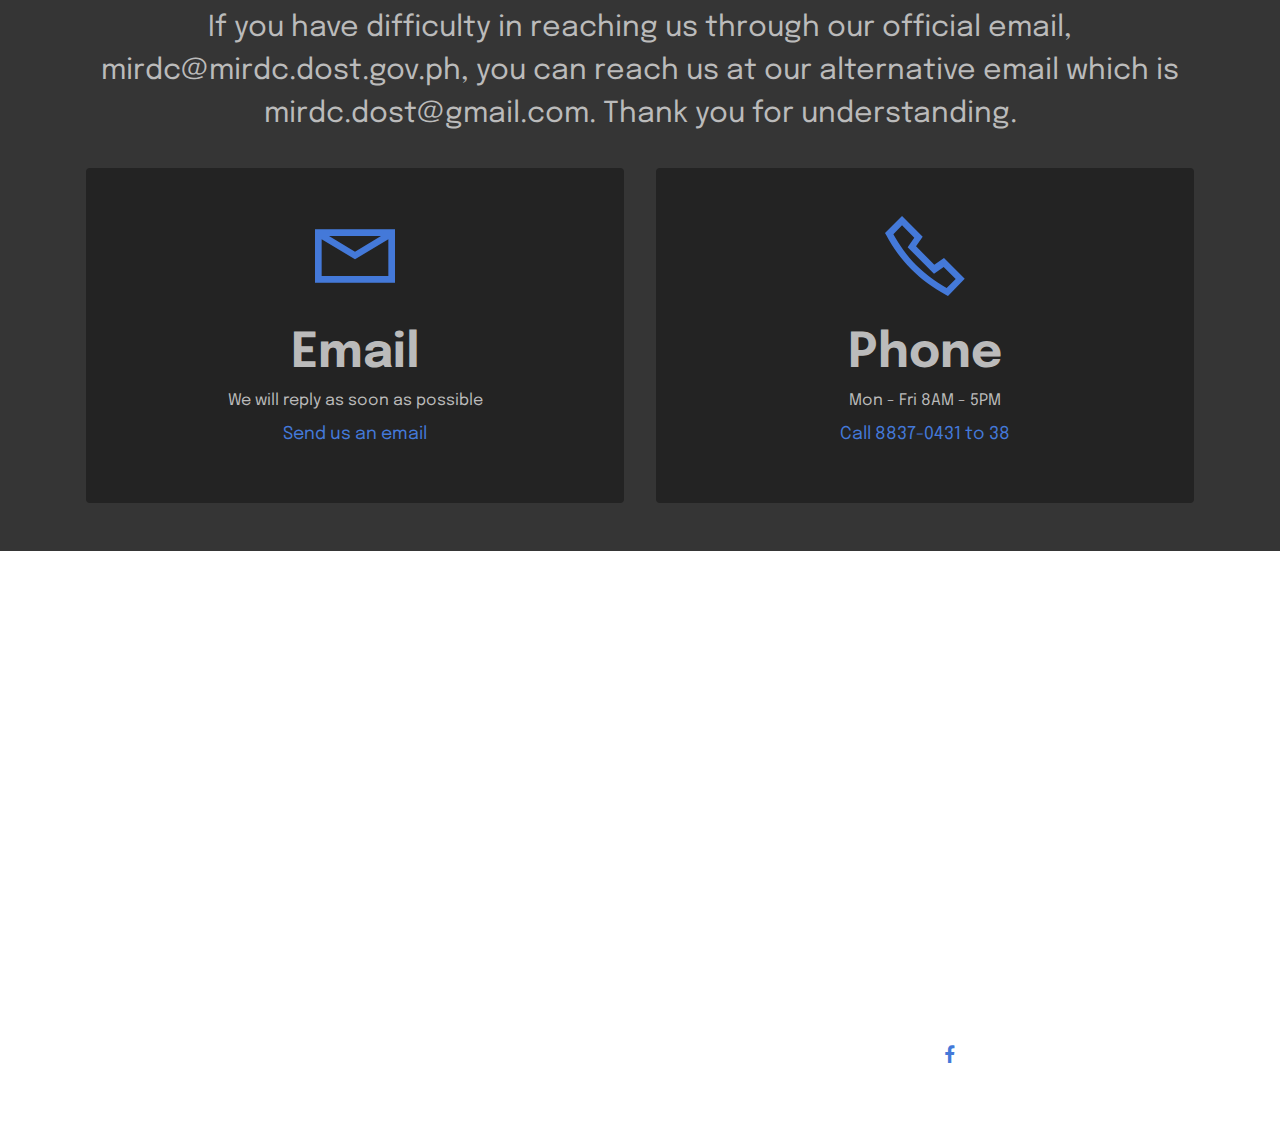
<file: articles.html>
<!DOCTYPE html>
<html  >
<head>
  <!-- Site made with Mobirise Website Builder v5.6.11, https://mobirise.com -->
  <meta charset="UTF-8">
  <meta http-equiv="X-UA-Compatible" content="IE=edge">
  <meta name="generator" content="Mobirise v5.6.11, mobirise.com">
  <meta name="twitter:card" content="summary_large_image"/>
  <meta name="twitter:image:src" content="">
  <meta property="og:image" content="">
  <meta name="twitter:title" content="Articles">
  <meta name="viewport" content="width=device-width, initial-scale=1, minimum-scale=1">
  <link rel="shortcut icon" href="assets/images/amerial-combi6-c-1.jpg" type="image/x-icon">
  <meta name="description" content="">
  
  
  <title>Articles</title>
  <link rel="stylesheet" href="assets/web/assets/mobirise-icons2/mobirise2.css">
  <link rel="stylesheet" href="assets/bootstrap/css/bootstrap.min.css">
  <link rel="stylesheet" href="assets/bootstrap/css/bootstrap-grid.min.css">
  <link rel="stylesheet" href="assets/bootstrap/css/bootstrap-reboot.min.css">
  <link rel="stylesheet" href="assets/dropdown/css/style.css">
  <link rel="stylesheet" href="assets/socicon/css/styles.css">
  <link rel="stylesheet" href="assets/theme/css/style.css">
  <link rel="preload" href="https://fonts.googleapis.com/css?family=Epilogue:100,200,300,400,500,600,700,800,900,100i,200i,300i,400i,500i,600i,700i,800i,900i&display=swap" as="style" onload="this.onload=null;this.rel='stylesheet'">
  <noscript><link rel="stylesheet" href="https://fonts.googleapis.com/css?family=Epilogue:100,200,300,400,500,600,700,800,900,100i,200i,300i,400i,500i,600i,700i,800i,900i&display=swap"></noscript>
  <link rel="preload" as="style" href="assets/mobirise/css/mbr-additional.css"><link rel="stylesheet" href="assets/mobirise/css/mbr-additional.css" type="text/css">
  
  
  
  
</head>
<body>

<!-- Analytics -->
<!-- Remove Mobirise Footer -->
<script>
    window.addEventListener('DOMContentLoaded', function () {
    const sections = document.querySelectorAll('section')
    sections[sections.length-1].remove()
})
</script>
<!-- /Analytics -->


  
  <section data-bs-version="5.1" class="menu menu1 cid-tmyaeHAddn" once="menu" id="menu1-f">
    

    <nav class="navbar navbar-dropdown navbar-expand-lg">
        <div class="container">
            <div class="navbar-brand">
                <span class="navbar-logo">
                    <a href="https://amcenit.github.io/amerial/#/">
                        <img src="assets/images/amerial-combi6-c-1.jpg" alt="Mobirise Website Builder" style="height: 3rem;">
                    </a>
                </span>
                
            </div>
            <button class="navbar-toggler" type="button" data-toggle="collapse" data-bs-toggle="collapse" data-target="#navbarSupportedContent" data-bs-target="#navbarSupportedContent" aria-controls="navbarNavAltMarkup" aria-expanded="false" aria-label="Toggle navigation">
                <div class="hamburger">
                    <span></span>
                    <span></span>
                    <span></span>
                    <span></span>
                </div>
            </button>
            <div class="collapse navbar-collapse" id="navbarSupportedContent">
                <ul class="navbar-nav nav-dropdown" data-app-modern-menu="true"><li class="nav-item"><a class="nav-link link text-white text-primary display-4" href="index.html">Home</a></li><li class="nav-item"><a class="nav-link link text-white text-primary display-4" href="index.html#features19-a">
                            About</a></li>
                    <li class="nav-item"><a class="nav-link link text-white text-primary display-4" href="articles.html#top">Articles</a></li></ul>
                
                <div class="navbar-buttons mbr-section-btn"><a class="btn btn-primary display-4" href="https://mobiri.se">Get Started</a></div>
            </div>
        </div>
    </nav>
</section>

<section data-bs-version="5.1" class="timeline3 cid-tmyaAY7Ghz" id="timeline3-o">
    

    
    
    <div class="container">
        <div class="mbr-section-head">
            <h3 class="mbr-section-title mbr-fonts-style align-center mb-0 display-2">
                <strong>Timeline</strong>
            </h3>
            
        </div>
        <div class="timelines-container mt-4">
            <div class="row timeline-element first-separline mb-5">
                <div class="timeline-date col-12">
                    <div class="timeline-date-wrapper">
                        <p class="mbr-timeline-date display-7">
                            23 April 2025</p>
                    </div>
                </div>
                <span class="iconBackground"></span>
                <div class="col-12 col-md-6">
                    <div class="image-wrapper">
                        <a href="index.html"><img src="assets/images/amerial-combi6-c-1.jpg" alt="Amerial" title=""></a>
                    </div>
                </div>
                <div class="col-12 col-md-6">
                    <div class="timeline-text-wrapper">
                        <h4 class="mbr-timeline-title mbr-fonts-style mb-0 display-5"><strong>Amerial</strong></h4>
                        <p class="mbr-text mbr-fonts-style mt-3 mb-0 display-7">
                            AMERIAL is the newest addition to the ever-growing facilities of the DOST-MIRDC that include the Automotive Testing Laboratory (ATL), Die and Mold Solution Center (DMSC), Gear-making Center, Advanced Manufacturing Center (AMCen), and other testing and metalworking facilities
                        </p>
                    </div>
                </div>
            </div>
            
            
            
            
            
            
            
            
            
            
            
        </div>
    </div>
</section>

<section data-bs-version="5.1" class="clients1 cid-tmyaeLMMTo" id="clients1-j">
    
    <div class="images-container container-fluid">
        <div class="mbr-section-head">
            <h3 class="mbr-section-title mbr-fonts-style align-center mb-0 display-2">
                <strong>Our Partners</strong></h3>
            
            
        </div>
        <div class="row justify-content-center mt-4">
            <div class="col-md-3 card">
                <img src="assets/images/bol.png" alt="Breath of Life Foundation">
            </div>
            <div class="col-md-3 card">
                <img src="assets/images/lspu.png" alt="Mobirise Website Builder">
            </div>
            <div class="col-md-3 card">
                <img src="assets/images/ctu-removebg-preview.png" alt="Mobirise Website Builder">
            </div>
            <div class="col-md-3 card">
                <img src="assets/images/ksu-removebg-preview.png" alt="Mobirise Website Builder">
            </div>
            <div class="col-md-3 card">
                <img src="assets/images/hpi.png" alt="Mobirise Website Builder">
            </div>
            <div class="col-md-3 card">
                <img src="assets/images/tesda.png" alt="Mobirise Website Builder">
            </div>
            <div class="col-md-3 card">
                <img src="assets/images/ctu-removebg-preview.png" alt="Mobirise Website Builder">
            </div>
            <div class="col-md-3 card">
                <img src="assets/images/cnf-removebg-preview-1.png" alt="Mobirise Website Builder">
            </div>
        </div>
    </div>
</section>

<section data-bs-version="5.1" class="clients1 cid-tmyaeMMzKt" id="clients1-k">
    
    <div class="images-container container-fluid">
        <div class="mbr-section-head">
            
            
            
        </div>
        <div class="row justify-content-center mt-4">
            <div class="col-md-3 card">
                <img src="assets/images/isat-removebg-preview.png" alt="Mobirise Website Builder">
            </div>
            <div class="col-md-3 card">
                <img src="assets/images/dmmmsu-removebg-preview.png" alt="Mobirise Website Builder">
            </div>
            <div class="col-md-3 card">
                <img src="assets/images/inz-removebg-preview.png" alt="Mobirise Website Builder">
            </div>
            <div class="col-md-3 card">
                <img src="assets/images/university-of-perpetual-help-system-dalta-logo.png" alt="Mobirise Website Builder">
            </div>
            <div class="col-md-3 card">
                <img src="assets/images/pup.png" alt="Mobirise Website Builder">
            </div>
            <div class="col-md-3 card">
                <img src="assets/images/unp-removebg-preview.png" alt="Mobirise Website Builder">
            </div>
            <div class="col-md-3 card">
                <img src="assets/images/au.png" alt="Mobirise Website Builder">
            </div>
            <div class="col-md-3 card">
                <img src="assets/images/bicol-university.png" alt="Mobirise Website Builder">
            </div>
        </div>
    </div>
</section>

<section data-bs-version="5.1" class="clients1 cid-tmyaeNJBYD" id="clients1-l">
    
    <div class="images-container container">
        <div class="mbr-section-head">
            
            
            
        </div>
        <div class="row justify-content-center mt-4">
            <div class="col-md-3 card">
                <img src="assets/images/isat-removebg-preview-1.png" alt="">
            </div>
            <div class="col-md-3 card">
                <img src="assets/images/isat-removebg-preview-1.png" alt="">
            </div>
            <div class="col-md-3 card">
                <img src="assets/images/isat-removebg-preview-1.png" alt="">
            </div>
            <div class="col-md-3 card">
                <img src="assets/images/saint-louis-university-baguio-logo-removebg-preview.png" alt="Mobirise Website Builder">
            </div>
            <div class="col-md-3 card">
                <img src="assets/images/msu-removebg-preview.png" alt="Mobirise Website Builder">
            </div>
            <div class="col-md-3 card">
                <img src="assets/images/isat-removebg-preview-1.png" alt="">
            </div>
            <div class="col-md-3 card">
                <img src="assets/images/isat-removebg-preview-1.png" alt="">
            </div>
            <div class="col-md-3 card">
                <img src="assets/images/isat-removebg-preview-1.png" alt="">
            </div>
        </div>
    </div>
</section>

<section data-bs-version="5.1" class="contacts1 cid-tmyaeOF4mB" id="contacts1-m">

    

    
    <div class="container">
        <div class="mbr-section-head">
            <h3 class="mbr-section-title mbr-fonts-style align-center mb-0 display-2">
                <strong>Contacts</strong><br><strong><br></strong>
            </h3>
            <h4 class="mbr-section-subtitle mbr-fonts-style align-center mb-0 mt-2 display-5">If you have difficulty in reaching us through our official email, mirdc@mirdc.dost.gov.ph, you can reach us at our alternative email which is mirdc.dost@gmail.com. Thank you for understanding.</h4>
        </div>
        <div class="row justify-content-center mt-4">
            <div class="card col-12 col-lg-6">
                <div class="card-wrapper">
                    <div class="card-box align-center">
                        <div class="image-wrapper">
                            <span class="mbr-iconfont mobi-mbri-letter mobi-mbri"></span>
                        </div>
                        <h4 class="card-title mbr-fonts-style mb-2 display-2">
                            <strong>Email</strong>
                        </h4>
                        <p class="mbr-text mbr-fonts-style mb-2 display-4">
                            We will reply as soon as possible</p>
                        <h5 class="link mbr-fonts-style display-7"><a href="mailto:mirdc@mirdc.dost.gov.ph" class="text-primary">Send us an
                                email</a>
                        </h5>
                    </div>
                </div>
            </div>
            <div class="card col-12 col-lg-6">
                <div class="card-wrapper">
                    <div class="card-box align-center">
                        <div class="image-wrapper">
                            <span class="mbr-iconfont mobi-mbri-phone mobi-mbri"></span>
                        </div>
                        <h4 class="card-title mbr-fonts-style align-center mb-2 display-2">
                            <strong>Phone</strong>
                        </h4>
                        <p class="mbr-text mbr-fonts-style mb-2 display-4">
                            Mon - Fri 8AM - 5PM</p>
                        <h5 class="link mbr-black mbr-fonts-style display-7">
                            <a href="tel:+12345678910" class="text-primary">Call&nbsp;</a>8837-0431 to 38</h5>
                    </div>
                </div>
            </div>
        </div>
    </div>
</section>

<section data-bs-version="5.1" class="footer1 cid-tmyaePFtAO" once="footers" id="footer1-n">

    
    
    <div class="container">
        <div class="row mbr-white">
            <div class="col-12 col-md-6 col-lg-3">
                <h5 class="mbr-section-subtitle mbr-fonts-style mb-2 display-7">
                    <strong>Links</strong></h5>
                <ul class="list mbr-fonts-style display-4">
                    <li class="mbr-text item-wrap">Home</li><li class="mbr-text item-wrap">Articles</li><li class="mbr-text item-wrap"><br></li><li class="mbr-text item-wrap"><br></li>
                </ul>
            </div>
            <div class="col-12 col-md-6 col-lg-3">
                <h5 class="mbr-section-subtitle mbr-fonts-style mb-2 display-7">
                    <strong>Info</strong></h5>
                <ul class="list mbr-fonts-style display-4">

                    <li class="mbr-text item-wrap">About</li><li class="mbr-text item-wrap"><br></li><li class="mbr-text item-wrap"><br></li><li class="mbr-text item-wrap"><br></li>
                </ul>
            </div>
            <div class="col-12 col-md-6 col-lg-3">
                <h5 class="mbr-section-subtitle mbr-fonts-style mb-2 display-7"><strong>Services</strong></h5>
                <ul class="list mbr-fonts-style display-4">
                    <li class="mbr-text item-wrap">Research and Development</li><li class="mbr-text item-wrap">Curriculum Development</li><li class="mbr-text item-wrap">Industry Assistance &amp; Consultancy</li><li class="mbr-text item-wrap"><br></li><li class="mbr-text item-wrap"><br></li>
                </ul>
            </div>
            <div class="col-12 col-md-6 col-lg-3">
                <h5 class="mbr-section-subtitle mbr-fonts-style mb-2 display-7"><strong>Mission</strong></h5>
                <p class="mbr-text mbr-fonts-style mb-4 display-4">
                    To help the Philippines jumpstart towards Industry 4.0, the DOST-MIRDC started the project “Establishment of the Advanced Mechatronics, Robotics, and Industrial Automation Laboratory (AMERIAL) in Support of the Metals and Engineering Industry” on January 1, 2019, under the DOST Grant-In-Aid program. The project is in partnership with the Mechatronics and Robotics Society of the Philippines (MRSP).</p>
                <h5 class="mbr-section-subtitle mbr-fonts-style mb-3 display-7">
                    <strong>Social</strong>
                </h5>
                <div class="social-row display-7">
                    <div class="soc-item">
                        <a href="https://twitter.com/mobirise" target="_blank">
                            <span class="mbr-iconfont socicon socicon-facebook"></span>
                        </a>
                    </div>
                    <div class="soc-item">
                        
                            <span class="mbr-iconfont socicon-twitter socicon"></span>
                        
                    </div>
                    <div class="soc-item">
                        
                            <span class="mbr-iconfont socicon-instagram socicon"></span>
                        
                    </div>
                    
                </div>
            </div>
            
        </div>
    </div>
</section><section class="display-7" style="padding: 0;align-items: center;justify-content: center;flex-wrap: wrap;    align-content: center;display: flex;position: relative;height: 4rem;"><a href="https://mobiri.se/2731320" style="flex: 1 1;height: 4rem;position: absolute;width: 100%;z-index: 1;"><img alt="" style="height: 4rem;" src="[data-uri]"></a><p style="margin: 0;text-align: center;" class="display-7">Designed with &#8204;</p><a style="z-index:1" href="https://mobirise.com">Mobirise </a></section><script src="assets/bootstrap/js/bootstrap.bundle.min.js"></script>  <script src="assets/smoothscroll/smooth-scroll.js"></script>  <script src="assets/ytplayer/index.js"></script>  <script src="assets/dropdown/js/navbar-dropdown.js"></script>  <script src="assets/theme/js/script.js"></script>  
  
  
</body>
</html>
</file>
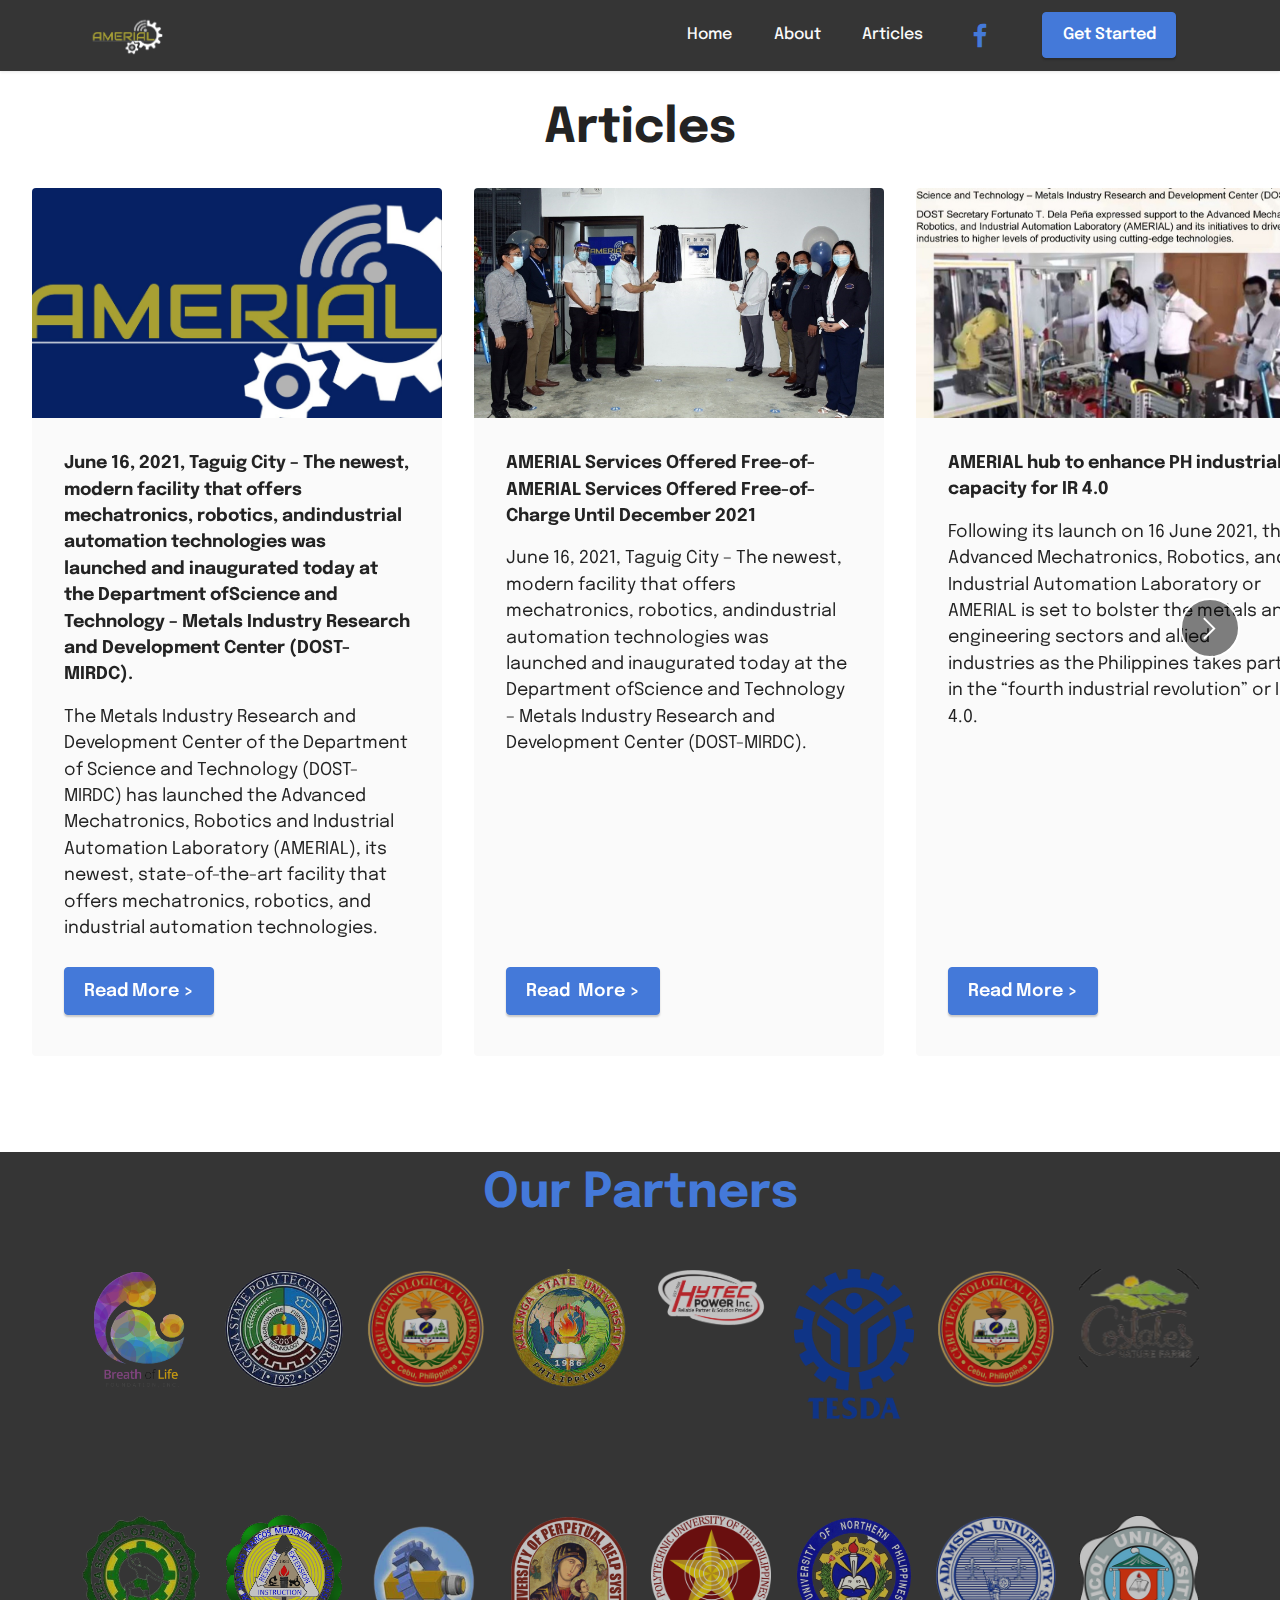
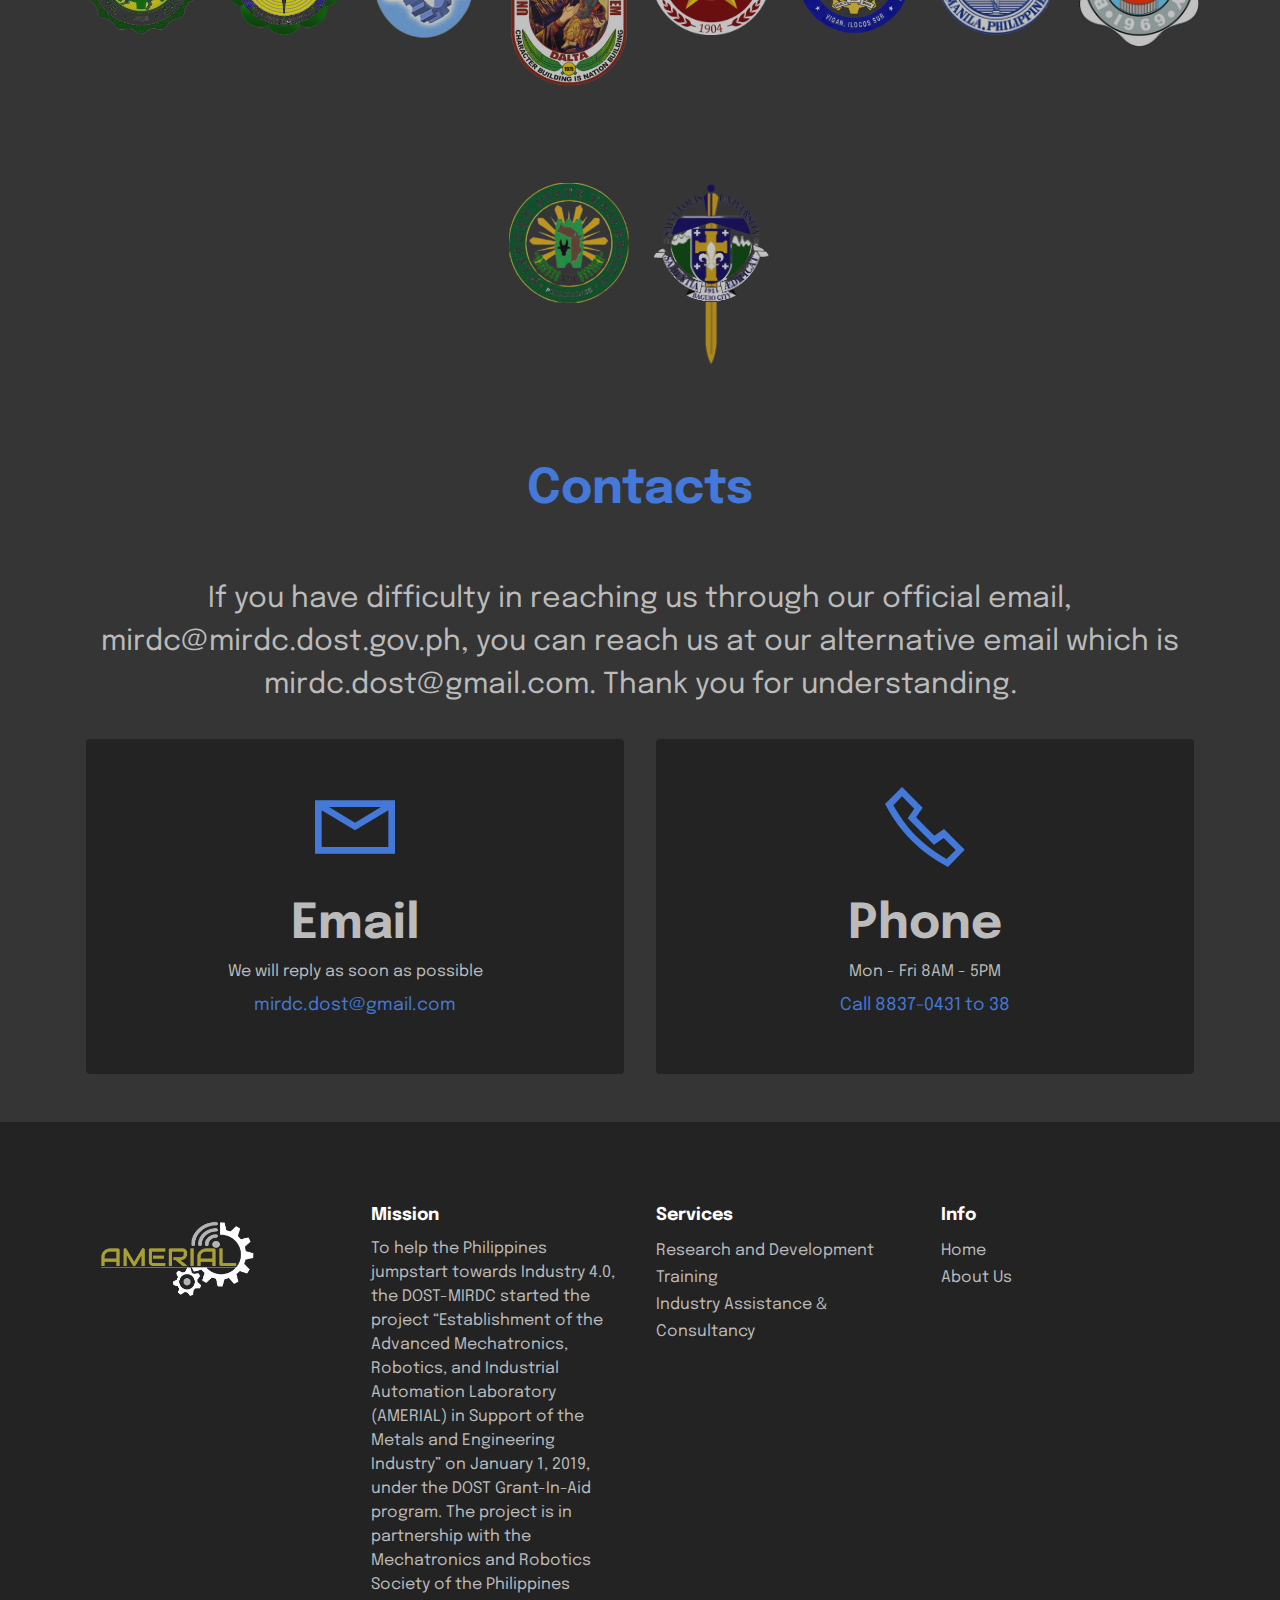
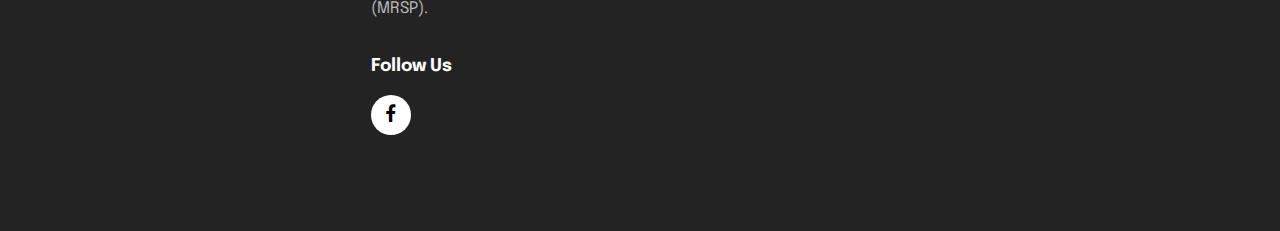
<file: page1.html>
<!DOCTYPE html>
<html  >
<head>
  <!-- Site made with Mobirise Website Builder v5.6.11, https://mobirise.com -->
  <meta charset="UTF-8">
  <meta http-equiv="X-UA-Compatible" content="IE=edge">
  <meta name="generator" content="Mobirise v5.6.11, mobirise.com">
  <meta name="twitter:card" content="summary_large_image"/>
  <meta name="twitter:image:src" content="">
  <meta property="og:image" content="">
  <meta name="twitter:title" content="Articles">
  <meta name="viewport" content="width=device-width, initial-scale=1, minimum-scale=1">
  <link rel="shortcut icon" href="assets/images/amerial-combi6-c-1-removebg-preview.png" type="image/x-icon">
  <meta name="description" content="">
  
  
  <title>Articles</title>
  <link rel="stylesheet" href="assets/web/assets/mobirise-icons2/mobirise2.css">
  <link rel="stylesheet" href="assets/bootstrap/css/bootstrap.min.css">
  <link rel="stylesheet" href="assets/bootstrap/css/bootstrap-grid.min.css">
  <link rel="stylesheet" href="assets/bootstrap/css/bootstrap-reboot.min.css">
  <link rel="stylesheet" href="assets/dropdown/css/style.css">
  <link rel="stylesheet" href="assets/socicon/css/styles.css">
  <link rel="stylesheet" href="assets/theme/css/style.css">
  <link rel="preload" href="https://fonts.googleapis.com/css?family=Epilogue:100,200,300,400,500,600,700,800,900,100i,200i,300i,400i,500i,600i,700i,800i,900i&display=swap" as="style" onload="this.onload=null;this.rel='stylesheet'">
  <noscript><link rel="stylesheet" href="https://fonts.googleapis.com/css?family=Epilogue:100,200,300,400,500,600,700,800,900,100i,200i,300i,400i,500i,600i,700i,800i,900i&display=swap"></noscript>
  <link rel="preload" as="style" href="assets/mobirise/css/mbr-additional.css"><link rel="stylesheet" href="assets/mobirise/css/mbr-additional.css" type="text/css">
  
  
  
  
</head>
<body>

<!-- Analytics -->
<!-- Remove Mobirise Footer -->
<script>
    window.addEventListener('DOMContentLoaded', function () {
    const sections = document.querySelectorAll('section')
    sections[sections.length-1].remove()
})
 
</script>

<script type="text/javascript">
  (function(e,t){var n=e.amplitude||{_q:[],_iq:{}};var r=t.createElement("script")
  ;r.type="text/javascript"
  ;r.integrity="sha384-+EO59vL/X7v6VE2s6/F4HxfHlK0nDUVWKVg8K9oUlvffAeeaShVBmbORTC2D3UF+"
  ;r.crossOrigin="anonymous";r.async=true
  ;r.src="https://cdn.amplitude.com/libs/amplitude-8.17.0-min.gz.js"
  ;r.onload=function(){if(!e.amplitude.runQueuedFunctions){
  console.log("[Amplitude] Error: could not load SDK")}}
  ;var i=t.getElementsByTagName("script")[0];i.parentNode.insertBefore(r,i)
  ;function s(e,t){e.prototype[t]=function(){
  this._q.push([t].concat(Array.prototype.slice.call(arguments,0)));return this}}
  var o=function(){this._q=[];return this}
  ;var a=["add","append","clearAll","prepend","set","setOnce","unset","preInsert","postInsert","remove"]
  ;for(var c=0;c<a.length;c++){s(o,a[c])}n.Identify=o;var u=function(){this._q=[]
  ;return this}
  ;var l=["setProductId","setQuantity","setPrice","setRevenueType","setEventProperties"]
  ;for(var p=0;p<l.length;p++){s(u,l[p])}n.Revenue=u
  ;var d=["init","logEvent","logRevenue","setUserId","setUserProperties","setOptOut","setVersionName","setDomain","setDeviceId","enableTracking","setGlobalUserProperties","identify","clearUserProperties","setGroup","logRevenueV2","regenerateDeviceId","groupIdentify","onInit","logEventWithTimestamp","logEventWithGroups","setSessionId","resetSessionId"]
  ;function v(e){function t(t){e[t]=function(){
  e._q.push([t].concat(Array.prototype.slice.call(arguments,0)))}}
  for(var n=0;n<d.length;n++){t(d[n])}}v(n);n.getInstance=function(e){
  e=(!e||e.length===0?"$default_instance":e).toLowerCase()
  ;if(!Object.prototype.hasOwnProperty.call(n._iq,e)){n._iq[e]={_q:[]};v(n._iq[e])
  }return n._iq[e]};e.amplitude=n})(window,document);

  amplitude.getInstance().init("5fe0cc6eca25afa6cb807f3b3326822d");

amplitude.getInstance().logEvent(window.location.href);

if (document.referrer) {
  amplitude.getInstance().logEvent('referrer: ' + document.referrer);
}

document.querySelector("body").addEventListener('click', function(e) {
  var anchor = e.target.closest('a');
  if(anchor !== null) {
    amplitude.getInstance().logEvent(anchor.textContent);
    console.log(anchor.textContent);
  }
}, false);
</script>

<!-- /Analytics -->


  
  <section data-bs-version="5.1" class="menu menu1 cid-tmyaeHAddn" once="menu" id="menu1-f">
    

    <nav class="navbar navbar-dropdown navbar-expand-lg">
        <div class="container">
            <div class="navbar-brand">
                <span class="navbar-logo">
                    <a href="index.html#top">
                        <img src="assets/images/amerial-combi6-c-1-removebg-preview.png" alt="Mobirise Website Builder" style="height: 3rem;">
                    </a>
                </span>
                
            </div>
            <button class="navbar-toggler" type="button" data-toggle="collapse" data-bs-toggle="collapse" data-target="#navbarSupportedContent" data-bs-target="#navbarSupportedContent" aria-controls="navbarNavAltMarkup" aria-expanded="false" aria-label="Toggle navigation">
                <div class="hamburger">
                    <span></span>
                    <span></span>
                    <span></span>
                    <span></span>
                </div>
            </button>
            <div class="collapse navbar-collapse" id="navbarSupportedContent">
                <ul class="navbar-nav nav-dropdown" data-app-modern-menu="true"><li class="nav-item"><a class="nav-link link text-white text-primary display-4" href="index.html#top">Home</a></li><li class="nav-item"><a class="nav-link link text-white text-primary display-4" href="index.html#features19-a">
                            About</a></li>
                    <li class="nav-item"><a class="nav-link link text-white text-primary display-4" href="page1.html">Articles</a></li></ul>
                <div class="icons-menu">
                    <a class="iconfont-wrapper" href="https://www.facebook.com/AMERIALdost" target="_blank">
                        <span class="p-2 mbr-iconfont socicon-facebook socicon" style="color: rgb(68, 121, 217); fill: rgb(68, 121, 217);"></span>
                    </a>
                    
                    
                    
                </div>
                <div class="navbar-buttons mbr-section-btn"><a class="btn btn-primary display-4" href="index.html#top">Get Started</a></div>
            </div>
        </div>
    </nav>
</section>

<section data-bs-version="5.1" class="slider4 mbr-embla cid-tn7ChGzl5n" id="slider4-t">
    
    
    <div class="position-relative text-center">
        <div class="mbr-section-head">
            <h4 class="mbr-section-title mbr-fonts-style align-center mb-0 display-2">
                <strong>Articles</strong></h4>
            
        </div>
        <div class="embla mt-4" data-skip-snaps="true" data-align="center" data-contain-scroll="trimSnaps" data-auto-play-interval="5" data-draggable="true">
            <div class="embla__viewport container-fluid">
                <div class="embla__container">
                    <div class="embla__slide slider-image item active" style="margin-left: 1rem; margin-right: 1rem;">
                        <div class="slide-content">
                            <div class="item-wrapper">
                                <div class="item-img">
                                    <img src="assets/images/amerial-combi6-c-2.jpeg" alt="Mobirise Website Builder">
                                </div>
                            </div>
                            <div class="item-content">
                                <h5 class="item-title mbr-fonts-style display-7"><strong>June 16, 2021, Taguig City – The newest, modern facility that offers mechatronics, robotics, andindustrial automation technologies was launched and inaugurated today at the Department ofScience and Technology – Metals Industry Research and Development Center (DOST-MIRDC).</strong></h5>
                                
                                <p class="mbr-text mbr-fonts-style mt-3 display-7">The Metals Industry Research and Development Center of the Department of Science and Technology (DOST-MIRDC) has launched the Advanced Mechatronics, Robotics and Industrial Automation Laboratory (AMERIAL), its newest, state-of-the-art facility that offers mechatronics, robotics, and industrial automation technologies.</p>
                            </div>
                            <div class="mbr-section-btn item-footer mt-2"><a href="article.html#header1-11" class="btn btn-primary item-btn display-7">Read More &gt;</a></div>
                        </div>
                    </div>
                    <div class="embla__slide slider-image item" style="margin-left: 1rem; margin-right: 1rem;">
                        <div class="slide-content">
                            <div class="item-wrapper">
                                <div class="item-img">
                                    <img src="assets/images/amerial-news2.jpeg" alt="Mobirise Website Builder" data-slide-to="1" data-bs-slide-to="1">
                                </div>
                            </div>
                            <div class="item-content">
                                <h5 class="item-title mbr-fonts-style display-7"><strong>AMERIAL Services Offered Free-of-AMERIAL Services Offered Free-of-Charge Until December 2021</strong></h5>
                                
                                <p class="mbr-text mbr-fonts-style mt-3 display-7">June 16, 2021, Taguig City – The newest, modern facility that offers mechatronics, robotics, andindustrial automation technologies was launched and inaugurated today at the Department ofScience and Technology – Metals Industry Research and Development Center (DOST-MIRDC).<br></p>
                            </div>
                            <div class="mbr-section-btn item-footer mt-2"><a href="page3.html" class="btn btn-primary item-btn display-7">Read&nbsp; More
                                    &gt;</a></div>
                        </div>
                    </div><div class="embla__slide slider-image item" style="margin-left: 1rem; margin-right: 1rem;">
                        <div class="slide-content">
                            <div class="item-wrapper">
                                <div class="item-img">
                                    <img src="assets/images/amerial-press-release-3.jpeg" alt="Mobirise Website Builder" data-slide-to="2" data-bs-slide-to="2">
                                </div>
                            </div>
                            <div class="item-content">
                                <h5 class="item-title mbr-fonts-style display-7"><strong>AMERIAL hub to enhance PH industrial capacity for IR 4.0</strong></h5>
                                
                                <p class="mbr-text mbr-fonts-style mt-3 display-7">Following its launch on 16 June 2021, the Advanced Mechatronics, Robotics, and Industrial Automation Laboratory or AMERIAL is set to bolster the metals and engineering sectors and allied industries as the Philippines takes part in the “fourth industrial revolution” or IR 4.0.</p>
                            </div>
                            <div class="mbr-section-btn item-footer mt-2"><a href="page4.html" class="btn btn-primary item-btn display-7">Read More
                                    &gt;</a></div>
                        </div>
                    </div>
                    
                    <div class="embla__slide slider-image item" style="margin-left: 1rem; margin-right: 1rem;">
                        <div class="slide-content">
                            <div class="item-wrapper">
                                <div class="item-img">
                                    <img src="assets/images/amerial-combi6-c-1-removebg-preview-1.png" alt="Mobirise Website Builder">
                                </div>
                            </div>
                            <div class="item-content">
                                <h5 class="item-title mbr-fonts-style display-7"><strong>DOST’s AMERIAL hub to enhance PH industrial capacity for IR 4.0</strong></h5>
                                
                                <p class="mbr-text mbr-fonts-style mt-3 display-7">Following its launch on June 16, the Advanced Mechatronics, Robotics, and Industrial Automation Laboratory (AMERIAL) is set to bolster the metals and engineering sectors and allied industries as the Philippines takes part in the “fourth industrial revolution” or IR 4.0.
<br>
<br>AMERIAL is a P40.9 million project of the Department of Science and Technology (DOST) through the Metals Industry Research and Development Center (MIRDC) in partnership with the Mechatronics and Robotics Society of the Philippines<br></p>
                            </div>
                            <div class="mbr-section-btn item-footer mt-2"><a href="page5.html" class="btn btn-primary item-btn display-7">Read More
                                    &gt;</a></div>
                        </div>
                    </div>
                </div>
            </div>
            <button class="embla__button embla__button--prev">
                <span class="mobi-mbri mobi-mbri-arrow-prev mbr-iconfont" aria-hidden="true"></span>
                <span class="sr-only visually-hidden visually-hidden">Previous</span>
            </button>
            <button class="embla__button embla__button--next">
                <span class="mobi-mbri mobi-mbri-arrow-next mbr-iconfont" aria-hidden="true"></span>
                <span class="sr-only visually-hidden visually-hidden">Next</span>
            </button>
        </div>
    </div>
</section>

<section data-bs-version="5.1" class="clients1 cid-tmyaeLMMTo" id="clients1-j">
    
    <div class="images-container container">
        <div class="mbr-section-head">
            <h3 class="mbr-section-title mbr-fonts-style align-center mb-0 display-2">
                <strong>Our Partners</strong></h3>
            
            
        </div>
        <div class="row justify-content-center mt-4">
            <div class="col-md-3 card">
                <img src="assets/images/bol.png" alt="Breath of Life Foundation">
            </div>
            <div class="col-md-3 card">
                <img src="assets/images/lspu.png" alt=" ">
            </div>
            <div class="col-md-3 card">
                <img src="assets/images/ctu-removebg-preview.png" alt="">
            </div>
            <div class="col-md-3 card">
                <img src="assets/images/ksu-removebg-preview.png" alt="">
            </div>
            <div class="col-md-3 card">
                <img src="assets/images/hpi.png" alt="">
            </div>
            <div class="col-md-3 card">
                <img src="assets/images/tesda.png" alt="">
            </div>
            <div class="col-md-3 card">
                <img src="assets/images/ctu-removebg-preview.png" alt="">
            </div>
            <div class="col-md-3 card">
                <img src="assets/images/cnf-removebg-preview-1.png" alt="">
            </div>
        </div>
    </div>
</section>

<section data-bs-version="5.1" class="clients1 cid-tmyaeMMzKt" id="clients1-k">
    
    <div class="images-container container">
        <div class="mbr-section-head">
            
            
            
        </div>
        <div class="row justify-content-center mt-4">
            <div class="col-md-3 card">
                <img src="assets/images/isat-removebg-preview.png" alt="">
            </div>
            <div class="col-md-3 card">
                <img src="assets/images/dmmmsu-removebg-preview.png" alt="">
            </div>
            <div class="col-md-3 card">
                <img src="assets/images/inz-removebg-preview.png" alt="">
            </div>
            <div class="col-md-3 card">
                <img src="assets/images/university-of-perpetual-help-system-dalta-logo.png" alt="">
            </div>
            <div class="col-md-3 card">
                <img src="assets/images/pup.png" alt="">
            </div>
            <div class="col-md-3 card">
                <img src="assets/images/unp-removebg-preview.png" alt="">
            </div>
            <div class="col-md-3 card">
                <img src="assets/images/au.png" alt="">
            </div>
            <div class="col-md-3 card">
                <img src="assets/images/bicol-university.png" alt="">
            </div>
        </div>
    </div>
</section>

<section data-bs-version="5.1" class="clients1 cid-tmyaeNJBYD" id="clients1-l">
    
    <div class="images-container container">
        <div class="mbr-section-head">
            
            
            
        </div>
        <div class="row justify-content-center mt-4">
            <div class="col-md-3 card">
                <img src="assets/images/msu-removebg-preview-1.png" alt="">
            </div>
            <div class="col-md-3 card">
                <img src="assets/images/saint-louis-university-baguio-logo-removebg-preview.png" alt="">
            </div>
            
            
            
            
            
            
        </div>
    </div>
</section>

<section data-bs-version="5.1" class="contacts1 cid-tmyaeOF4mB" id="contacts1-m">

    

    
    <div class="container">
        <div class="mbr-section-head">
            <h3 class="mbr-section-title mbr-fonts-style align-center mb-0 display-2">
                <strong>Contacts</strong><br><strong><br></strong>
            </h3>
            <h4 class="mbr-section-subtitle mbr-fonts-style align-center mb-0 mt-2 display-5">If you have difficulty in reaching us through our official email, mirdc@mirdc.dost.gov.ph, you can reach us at our alternative email which is mirdc.dost@gmail.com. Thank you for understanding.</h4>
        </div>
        <div class="row justify-content-center mt-4">
            <div class="card col-12 col-lg-6">
                <div class="card-wrapper">
                    <div class="card-box align-center">
                        <div class="image-wrapper">
                            <span class="mbr-iconfont mobi-mbri-letter mobi-mbri"></span>
                        </div>
                        <h4 class="card-title mbr-fonts-style mb-2 display-2">
                            <strong>Email</strong>
                        </h4>
                        <p class="mbr-text mbr-fonts-style mb-2 display-4">
                            We will reply as soon as possible</p>
                        <h5 class="link mbr-fonts-style display-7"><a href="mailto:mirdc@mirdc.dost.gov.ph" class="text-primary">mirdc.dost@gmail.com</a>
                        </h5>
                    </div>
                </div>
            </div>
            <div class="card col-12 col-lg-6">
                <div class="card-wrapper">
                    <div class="card-box align-center">
                        <div class="image-wrapper">
                            <span class="mbr-iconfont mobi-mbri-phone mobi-mbri"></span>
                        </div>
                        <h4 class="card-title mbr-fonts-style align-center mb-2 display-2">
                            <strong>Phone</strong>
                        </h4>
                        <p class="mbr-text mbr-fonts-style mb-2 display-4">
                            Mon - Fri 8AM - 5PM</p>
                        <h5 class="link mbr-black mbr-fonts-style display-7">
                            <a href="tel:+12345678910" class="text-primary">Call&nbsp;</a>8837-0431 to 38</h5>
                    </div>
                </div>
            </div>
        </div>
    </div>
</section>

<section data-bs-version="5.1" class="footer4 cid-tox0Gy8NFP" once="footers" id="footer4-1u">

    

    
    
    <div class="container">
        <div class="row mbr-white">
            <div class="col-6 col-lg-3">
                <div class="media-wrap col-md-8 col-12">
                    <a href="https://amerial.dost.gov.ph/index">
                        <img src="assets/images/amerial-combi6-c-1-removebg-preview.png" alt="">
                    </a>
                </div>
            </div>
            <div class="col-12 col-md-6 col-lg-3">
                <h5 class="mbr-section-subtitle mbr-fonts-style mb-2 display-7"><strong>Mission</strong></h5>
                <p class="mbr-text mbr-fonts-style mb-4 display-4">To help the Philippines jumpstart towards Industry 4.0, the DOST-MIRDC started the project “Establishment of the Advanced Mechatronics, Robotics, and Industrial Automation Laboratory (AMERIAL) in Support of the Metals and Engineering Industry” on January 1, 2019, under the DOST Grant-In-Aid program. The project is in partnership with the Mechatronics and Robotics Society of the Philippines (MRSP).</p>
                <h5 class="mbr-section-subtitle mbr-fonts-style mb-3 display-7">
                    <strong>Follow Us</strong>
                </h5>
                <div class="social-row display-7">
                    <div class="soc-item">
                        <a href="https://www.facebook.com/AMERIALdost" target="_blank">
                            <span class="mbr-iconfont socicon-facebook socicon"></span>
                        </a>
                    </div>
                    
                    
                    
                </div>
            </div>
            <div class="col-12 col-md-6 col-lg-3">
                <h5 class="mbr-section-subtitle mbr-fonts-style mb-2 display-7">
                    <strong>Services</strong>
                </h5>
                <ul class="list mbr-fonts-style display-4">
                    <li class="mbr-text item-wrap">Research and Development</li>
                    <li class="mbr-text item-wrap">Training</li>
                    <li class="mbr-text item-wrap">Industry Assistance &amp; Consultancy</li>
                    <li class="mbr-text item-wrap"><br></li>
                </ul>
            </div>
            <div class="col-12 col-md-6 col-lg-3">
                <h5 class="mbr-section-subtitle mbr-fonts-style mb-2 display-7"><strong>Info</strong></h5>
                <ul class="list mbr-fonts-style display-4">
                    <li class="mbr-text item-wrap">Home</li>
                    <li class="mbr-text item-wrap">About Us</li>
                    <li class="mbr-text item-wrap"><br></li>
                </ul>
            </div>
            
        </div>
    </div>
</section><section class="display-7" style="padding: 0;align-items: center;justify-content: center;flex-wrap: wrap;    align-content: center;display: flex;position: relative;height: 4rem;"><a href="https://mobiri.se/2731320" style="flex: 1 1;height: 4rem;position: absolute;width: 100%;z-index: 1;"><img alt="" style="height: 4rem;" src="[data-uri]"></a><p style="margin: 0;text-align: center;" class="display-7">Made with &#8204;</p><a style="z-index:1" href="https://mobirise.com/html-builder.html">HTML Builder</a></section><script src="assets/bootstrap/js/bootstrap.bundle.min.js"></script>  <script src="assets/smoothscroll/smooth-scroll.js"></script>  <script src="assets/ytplayer/index.js"></script>  <script src="assets/dropdown/js/navbar-dropdown.js"></script>  <script src="assets/embla/embla.min.js"></script>  <script src="assets/embla/script.js"></script>  <script src="assets/theme/js/script.js"></script>  
  
  
</body>
</html>
</file>
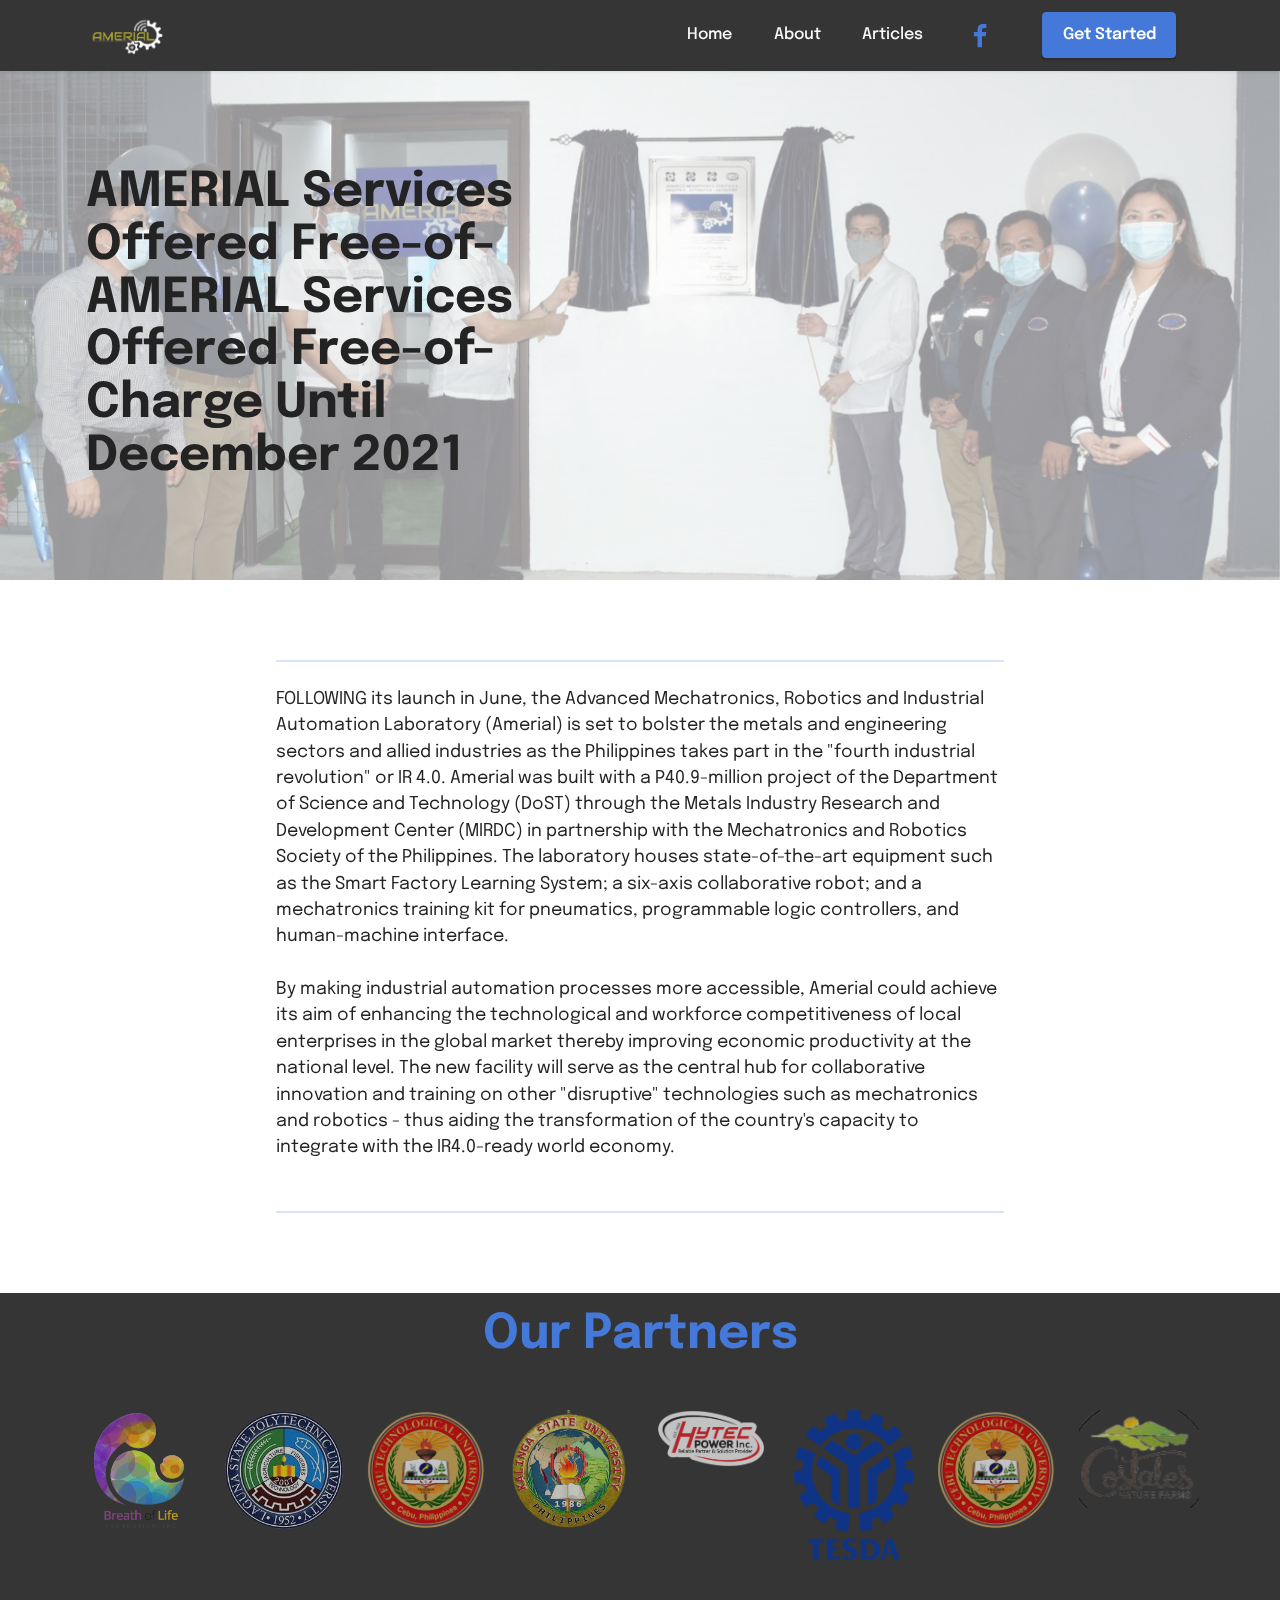
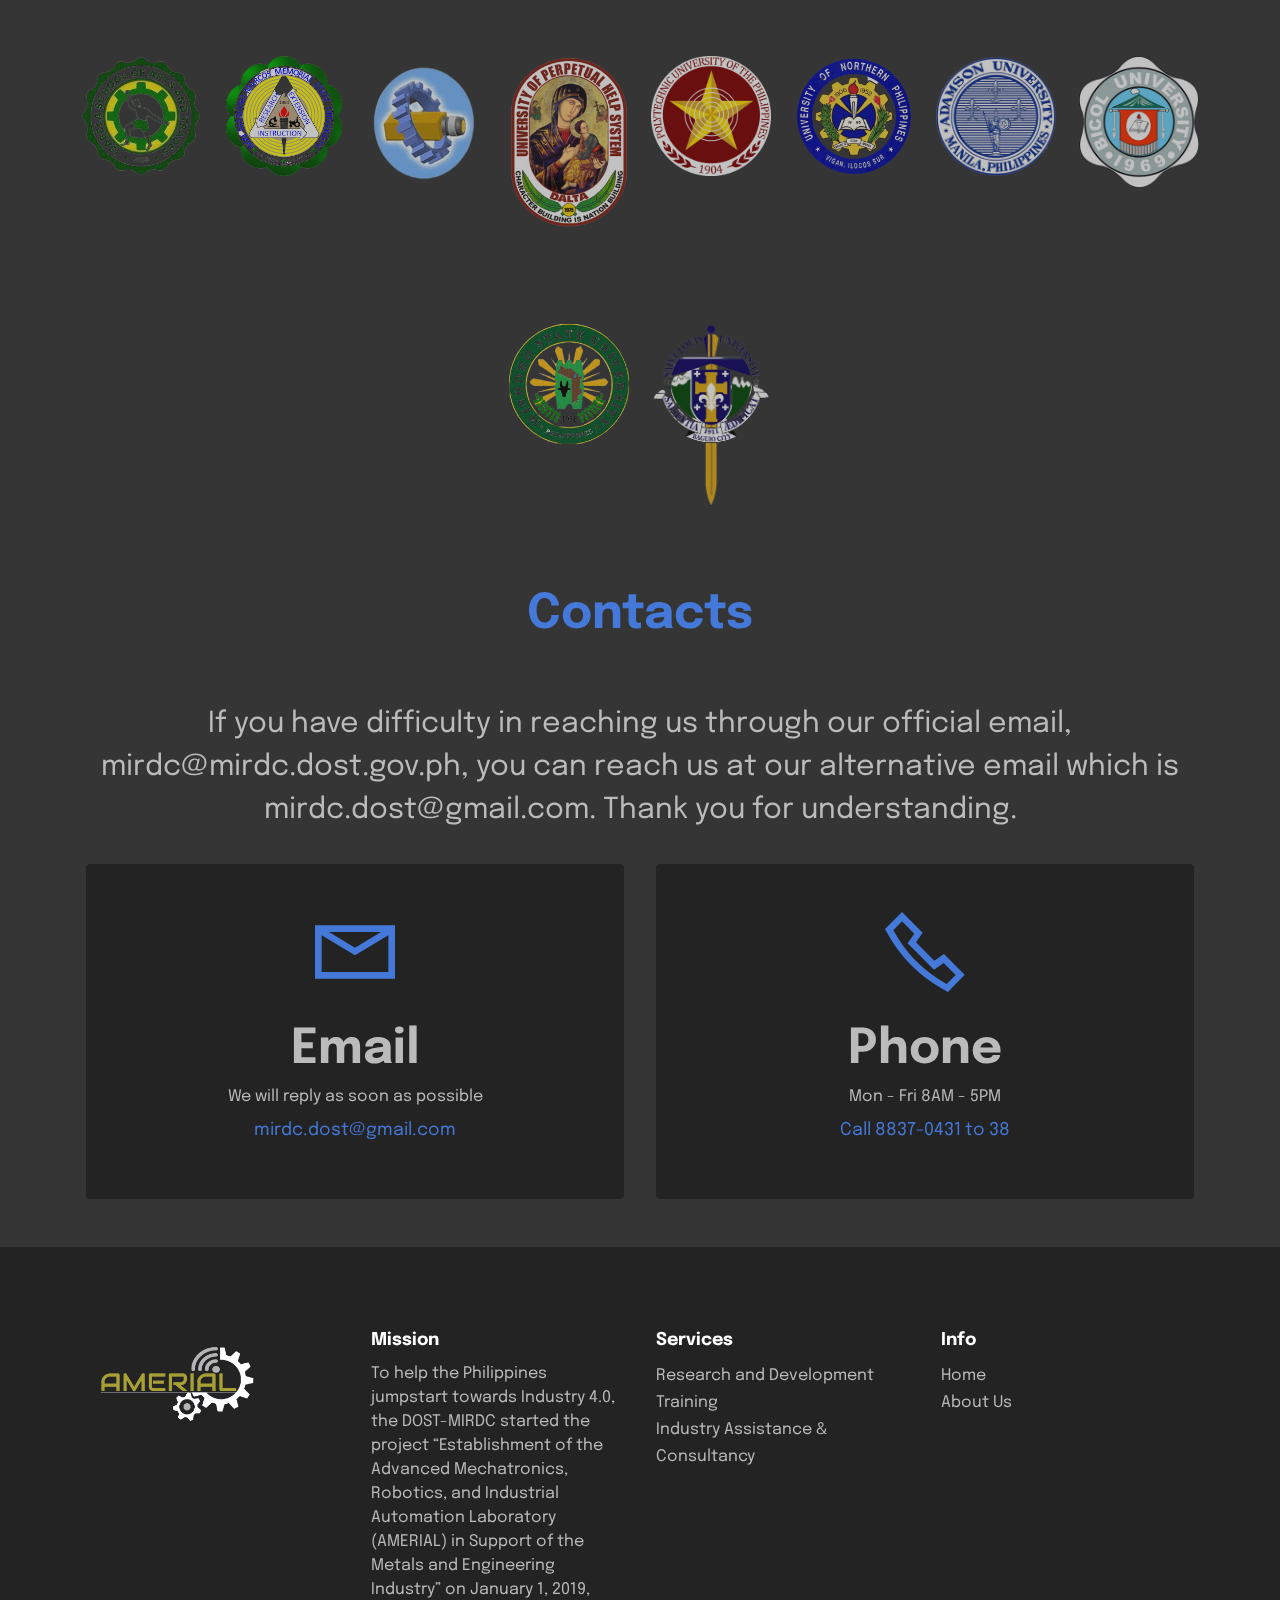
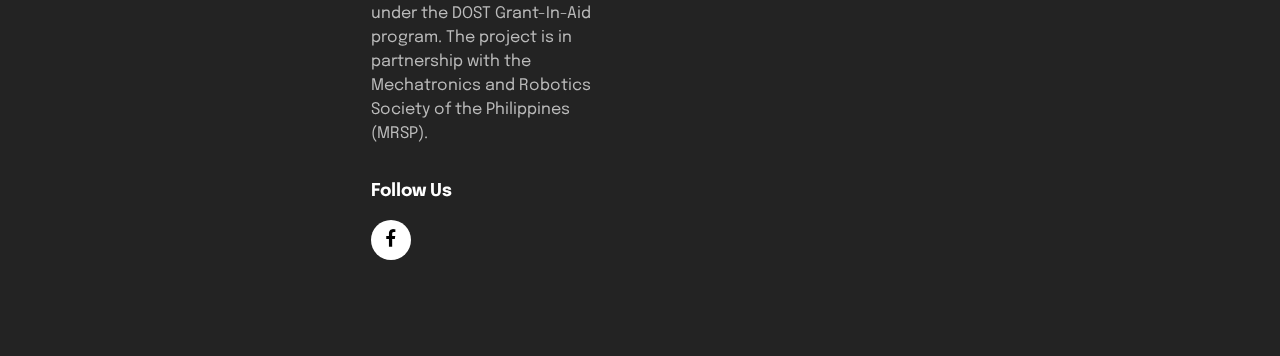
<file: page3.html>
<!DOCTYPE html>
<html  >
<head>
  <!-- Site made with Mobirise Website Builder v5.6.11, https://mobirise.com -->
  <meta charset="UTF-8">
  <meta http-equiv="X-UA-Compatible" content="IE=edge">
  <meta name="generator" content="Mobirise v5.6.11, mobirise.com">
  <meta name="twitter:card" content="summary_large_image"/>
  <meta name="twitter:image:src" content="">
  <meta property="og:image" content="">
  <meta name="twitter:title" content="Article 2">
  <meta name="viewport" content="width=device-width, initial-scale=1, minimum-scale=1">
  <link rel="shortcut icon" href="assets/images/amerial-combi6-c-1-removebg-preview.png" type="image/x-icon">
  <meta name="description" content="">
  
  
  <title>Article 2</title>
  <link rel="stylesheet" href="assets/web/assets/mobirise-icons2/mobirise2.css">
  <link rel="stylesheet" href="assets/bootstrap/css/bootstrap.min.css">
  <link rel="stylesheet" href="assets/bootstrap/css/bootstrap-grid.min.css">
  <link rel="stylesheet" href="assets/bootstrap/css/bootstrap-reboot.min.css">
  <link rel="stylesheet" href="assets/parallax/jarallax.css">
  <link rel="stylesheet" href="assets/dropdown/css/style.css">
  <link rel="stylesheet" href="assets/socicon/css/styles.css">
  <link rel="stylesheet" href="assets/theme/css/style.css">
  <link rel="preload" href="https://fonts.googleapis.com/css?family=Epilogue:100,200,300,400,500,600,700,800,900,100i,200i,300i,400i,500i,600i,700i,800i,900i&display=swap" as="style" onload="this.onload=null;this.rel='stylesheet'">
  <noscript><link rel="stylesheet" href="https://fonts.googleapis.com/css?family=Epilogue:100,200,300,400,500,600,700,800,900,100i,200i,300i,400i,500i,600i,700i,800i,900i&display=swap"></noscript>
  <link rel="preload" as="style" href="assets/mobirise/css/mbr-additional.css"><link rel="stylesheet" href="assets/mobirise/css/mbr-additional.css" type="text/css">
  
  
  
  
</head>
<body>

<!-- Analytics -->
<!-- Remove Mobirise Footer -->
<script>
    window.addEventListener('DOMContentLoaded', function () {
    const sections = document.querySelectorAll('section')
    sections[sections.length-1].remove()
})
 
</script>

<script type="text/javascript">
  (function(e,t){var n=e.amplitude||{_q:[],_iq:{}};var r=t.createElement("script")
  ;r.type="text/javascript"
  ;r.integrity="sha384-+EO59vL/X7v6VE2s6/F4HxfHlK0nDUVWKVg8K9oUlvffAeeaShVBmbORTC2D3UF+"
  ;r.crossOrigin="anonymous";r.async=true
  ;r.src="https://cdn.amplitude.com/libs/amplitude-8.17.0-min.gz.js"
  ;r.onload=function(){if(!e.amplitude.runQueuedFunctions){
  console.log("[Amplitude] Error: could not load SDK")}}
  ;var i=t.getElementsByTagName("script")[0];i.parentNode.insertBefore(r,i)
  ;function s(e,t){e.prototype[t]=function(){
  this._q.push([t].concat(Array.prototype.slice.call(arguments,0)));return this}}
  var o=function(){this._q=[];return this}
  ;var a=["add","append","clearAll","prepend","set","setOnce","unset","preInsert","postInsert","remove"]
  ;for(var c=0;c<a.length;c++){s(o,a[c])}n.Identify=o;var u=function(){this._q=[]
  ;return this}
  ;var l=["setProductId","setQuantity","setPrice","setRevenueType","setEventProperties"]
  ;for(var p=0;p<l.length;p++){s(u,l[p])}n.Revenue=u
  ;var d=["init","logEvent","logRevenue","setUserId","setUserProperties","setOptOut","setVersionName","setDomain","setDeviceId","enableTracking","setGlobalUserProperties","identify","clearUserProperties","setGroup","logRevenueV2","regenerateDeviceId","groupIdentify","onInit","logEventWithTimestamp","logEventWithGroups","setSessionId","resetSessionId"]
  ;function v(e){function t(t){e[t]=function(){
  e._q.push([t].concat(Array.prototype.slice.call(arguments,0)))}}
  for(var n=0;n<d.length;n++){t(d[n])}}v(n);n.getInstance=function(e){
  e=(!e||e.length===0?"$default_instance":e).toLowerCase()
  ;if(!Object.prototype.hasOwnProperty.call(n._iq,e)){n._iq[e]={_q:[]};v(n._iq[e])
  }return n._iq[e]};e.amplitude=n})(window,document);

  amplitude.getInstance().init("5fe0cc6eca25afa6cb807f3b3326822d");

amplitude.getInstance().logEvent(window.location.href);

if (document.referrer) {
  amplitude.getInstance().logEvent('referrer: ' + document.referrer);
}

document.querySelector("body").addEventListener('click', function(e) {
  var anchor = e.target.closest('a');
  if(anchor !== null) {
    amplitude.getInstance().logEvent(anchor.textContent);
    console.log(anchor.textContent);
  }
}, false);
</script>

<!-- /Analytics -->


  
  <section data-bs-version="5.1" class="menu menu1 cid-tnj2ZfyrlN" once="menu" id="menu1-13">
    

    <nav class="navbar navbar-dropdown navbar-expand-lg">
        <div class="container">
            <div class="navbar-brand">
                <span class="navbar-logo">
                    <a href="index.html#top">
                        <img src="assets/images/amerial-combi6-c-1-removebg-preview.png" alt="Mobirise Website Builder" style="height: 3rem;">
                    </a>
                </span>
                
            </div>
            <button class="navbar-toggler" type="button" data-toggle="collapse" data-bs-toggle="collapse" data-target="#navbarSupportedContent" data-bs-target="#navbarSupportedContent" aria-controls="navbarNavAltMarkup" aria-expanded="false" aria-label="Toggle navigation">
                <div class="hamburger">
                    <span></span>
                    <span></span>
                    <span></span>
                    <span></span>
                </div>
            </button>
            <div class="collapse navbar-collapse" id="navbarSupportedContent">
                <ul class="navbar-nav nav-dropdown" data-app-modern-menu="true"><li class="nav-item"><a class="nav-link link text-white text-primary display-4" href="index.html#top">Home</a></li><li class="nav-item"><a class="nav-link link text-white text-primary display-4" href="index.html#features19-a">
                            About</a></li>
                    <li class="nav-item"><a class="nav-link link text-white text-primary display-4" href="page1.html">Articles</a></li></ul>
                <div class="icons-menu">
                    <a class="iconfont-wrapper" href="https://www.facebook.com/AMERIALdost" target="_blank">
                        <span class="p-2 mbr-iconfont socicon-facebook socicon" style="color: rgb(68, 121, 217); fill: rgb(68, 121, 217);"></span>
                    </a>
                    
                    
                    
                </div>
                <div class="navbar-buttons mbr-section-btn"><a class="btn btn-primary display-4" href="index.html#top">Get Started</a></div>
            </div>
        </div>
    </nav>
</section>

<section data-bs-version="5.1" class="header1 cid-tnj2ZgsO1i mbr-parallax-background" id="header1-14">

    

    
    <div class="mbr-overlay" style="opacity: 0.6; background-color: rgb(250, 250, 250);"></div>

    <div class="container">
        <div class="row">
            <div class="col-12 col-lg-6">
                <h1 class="mbr-section-title mbr-fonts-style mb-3 display-2"><strong>AMERIAL Services Offered Free-of-AMERIAL Services Offered Free-of-Charge Until December 2021</strong></h1>
                
                
                
            </div>
        </div>
    </div>
</section>

<section data-bs-version="5.1" class="content6 cid-tnj2ZhlY3N" id="content6-15">
    
    <div class="container">
        <div class="row justify-content-center">
            <div class="col-md-12 col-lg-8">
                <hr class="line">
                <p class="mbr-text align-center mbr-fonts-style my-4 display-7">FOLLOWING its launch in June, the Advanced Mechatronics, Robotics and Industrial Automation Laboratory (Amerial) is set to bolster the metals and engineering sectors and allied industries as the Philippines takes part in the "fourth industrial revolution" or IR 4.0. Amerial was built with a P40.9-million project of the Department of Science and Technology (DoST) through the Metals Industry Research and Development Center (MIRDC) in partnership with the Mechatronics and Robotics Society of the Philippines. The laboratory houses state-of-the-art equipment such as the Smart Factory Learning System; a six-axis collaborative robot; and a mechatronics training kit for pneumatics, programmable logic controllers, and human-machine interface.
<br>
<br>By making industrial automation processes more accessible, Amerial could achieve its aim of enhancing the technological and workforce competitiveness of local enterprises in the global market thereby improving economic productivity at the national level. The new facility will serve as the central hub for collaborative innovation and training on other "disruptive" technologies such as mechatronics and robotics - thus aiding the transformation of the country's capacity to integrate with the IR4.0-ready world economy.
<br>
<br></p>
                <hr class="line">
            </div>
        </div>
    </div>
</section>

<section data-bs-version="5.1" class="clients1 cid-tnj2Zib5m0" id="clients1-16">
    
    <div class="images-container container">
        <div class="mbr-section-head">
            <h3 class="mbr-section-title mbr-fonts-style align-center mb-0 display-2">
                <strong>Our Partners</strong></h3>
            
            
        </div>
        <div class="row justify-content-center mt-4">
            <div class="col-md-3 card">
                <img src="assets/images/bol.png" alt="Breath of Life Foundation">
            </div>
            <div class="col-md-3 card">
                <img src="assets/images/lspu.png" alt=" ">
            </div>
            <div class="col-md-3 card">
                <img src="assets/images/ctu-removebg-preview.png" alt="">
            </div>
            <div class="col-md-3 card">
                <img src="assets/images/ksu-removebg-preview.png" alt="">
            </div>
            <div class="col-md-3 card">
                <img src="assets/images/hpi.png" alt="">
            </div>
            <div class="col-md-3 card">
                <img src="assets/images/tesda.png" alt="">
            </div>
            <div class="col-md-3 card">
                <img src="assets/images/ctu-removebg-preview.png" alt="">
            </div>
            <div class="col-md-3 card">
                <img src="assets/images/cnf-removebg-preview-1.png" alt="">
            </div>
        </div>
    </div>
</section>

<section data-bs-version="5.1" class="clients1 cid-tnj2Zj4QJB" id="clients1-17">
    
    <div class="images-container container">
        <div class="mbr-section-head">
            
            
            
        </div>
        <div class="row justify-content-center mt-4">
            <div class="col-md-3 card">
                <img src="assets/images/isat-removebg-preview.png" alt="">
            </div>
            <div class="col-md-3 card">
                <img src="assets/images/dmmmsu-removebg-preview.png" alt="">
            </div>
            <div class="col-md-3 card">
                <img src="assets/images/inz-removebg-preview.png" alt="">
            </div>
            <div class="col-md-3 card">
                <img src="assets/images/university-of-perpetual-help-system-dalta-logo.png" alt="">
            </div>
            <div class="col-md-3 card">
                <img src="assets/images/pup.png" alt="">
            </div>
            <div class="col-md-3 card">
                <img src="assets/images/unp-removebg-preview.png" alt="">
            </div>
            <div class="col-md-3 card">
                <img src="assets/images/au.png" alt="">
            </div>
            <div class="col-md-3 card">
                <img src="assets/images/bicol-university.png" alt="">
            </div>
        </div>
    </div>
</section>

<section data-bs-version="5.1" class="clients1 cid-tnj2Zk0gNT" id="clients1-18">
    
    <div class="images-container container">
        <div class="mbr-section-head">
            
            
            
        </div>
        <div class="row justify-content-center mt-4">
            <div class="col-md-3 card">
                <img src="assets/images/msu-removebg-preview.png" alt="">
            </div>
            <div class="col-md-3 card">
                <img src="assets/images/saint-louis-university-baguio-logo-removebg-preview.png" alt="">
            </div>
            
            
            
            
            
            
        </div>
    </div>
</section>

<section data-bs-version="5.1" class="contacts1 cid-tnj2ZkT0Im" id="contacts1-19">

    

    
    <div class="container">
        <div class="mbr-section-head">
            <h3 class="mbr-section-title mbr-fonts-style align-center mb-0 display-2">
                <strong>Contacts</strong><br><strong><br></strong>
            </h3>
            <h4 class="mbr-section-subtitle mbr-fonts-style align-center mb-0 mt-2 display-5">If you have difficulty in reaching us through our official email, mirdc@mirdc.dost.gov.ph, you can reach us at our alternative email which is mirdc.dost@gmail.com. Thank you for understanding.</h4>
        </div>
        <div class="row justify-content-center mt-4">
            <div class="card col-12 col-lg-6">
                <div class="card-wrapper">
                    <div class="card-box align-center">
                        <div class="image-wrapper">
                            <span class="mbr-iconfont mobi-mbri-letter mobi-mbri"></span>
                        </div>
                        <h4 class="card-title mbr-fonts-style mb-2 display-2">
                            <strong>Email</strong>
                        </h4>
                        <p class="mbr-text mbr-fonts-style mb-2 display-4">
                            We will reply as soon as possible</p>
                        <h5 class="link mbr-fonts-style display-7"><a href="mailto:mirdc@mirdc.dost.gov.ph" class="text-primary">mirdc.dost@gmail.com</a>
                        </h5>
                    </div>
                </div>
            </div>
            <div class="card col-12 col-lg-6">
                <div class="card-wrapper">
                    <div class="card-box align-center">
                        <div class="image-wrapper">
                            <span class="mbr-iconfont mobi-mbri-phone mobi-mbri"></span>
                        </div>
                        <h4 class="card-title mbr-fonts-style align-center mb-2 display-2">
                            <strong>Phone</strong>
                        </h4>
                        <p class="mbr-text mbr-fonts-style mb-2 display-4">
                            Mon - Fri 8AM - 5PM</p>
                        <h5 class="link mbr-black mbr-fonts-style display-7">
                            <a href="tel:+12345678910" class="text-primary">Call&nbsp;</a>8837-0431 to 38</h5>
                    </div>
                </div>
            </div>
        </div>
    </div>
</section>

<section data-bs-version="5.1" class="footer4 cid-tox0Gy8NFP" once="footers" id="footer4-1u">

    

    
    
    <div class="container">
        <div class="row mbr-white">
            <div class="col-6 col-lg-3">
                <div class="media-wrap col-md-8 col-12">
                    <a href="https://amerial.dost.gov.ph/index">
                        <img src="assets/images/amerial-combi6-c-1-removebg-preview.png" alt="">
                    </a>
                </div>
            </div>
            <div class="col-12 col-md-6 col-lg-3">
                <h5 class="mbr-section-subtitle mbr-fonts-style mb-2 display-7"><strong>Mission</strong></h5>
                <p class="mbr-text mbr-fonts-style mb-4 display-4">To help the Philippines jumpstart towards Industry 4.0, the DOST-MIRDC started the project “Establishment of the Advanced Mechatronics, Robotics, and Industrial Automation Laboratory (AMERIAL) in Support of the Metals and Engineering Industry” on January 1, 2019, under the DOST Grant-In-Aid program. The project is in partnership with the Mechatronics and Robotics Society of the Philippines (MRSP).</p>
                <h5 class="mbr-section-subtitle mbr-fonts-style mb-3 display-7">
                    <strong>Follow Us</strong>
                </h5>
                <div class="social-row display-7">
                    <div class="soc-item">
                        <a href="https://www.facebook.com/AMERIALdost" target="_blank">
                            <span class="mbr-iconfont socicon-facebook socicon"></span>
                        </a>
                    </div>
                    
                    
                    
                </div>
            </div>
            <div class="col-12 col-md-6 col-lg-3">
                <h5 class="mbr-section-subtitle mbr-fonts-style mb-2 display-7">
                    <strong>Services</strong>
                </h5>
                <ul class="list mbr-fonts-style display-4">
                    <li class="mbr-text item-wrap">Research and Development</li>
                    <li class="mbr-text item-wrap">Training</li>
                    <li class="mbr-text item-wrap">Industry Assistance &amp; Consultancy</li>
                    <li class="mbr-text item-wrap"><br></li>
                </ul>
            </div>
            <div class="col-12 col-md-6 col-lg-3">
                <h5 class="mbr-section-subtitle mbr-fonts-style mb-2 display-7"><strong>Info</strong></h5>
                <ul class="list mbr-fonts-style display-4">
                    <li class="mbr-text item-wrap">Home</li>
                    <li class="mbr-text item-wrap">About Us</li>
                    <li class="mbr-text item-wrap"><br></li>
                </ul>
            </div>
            
        </div>
    </div>
</section><section class="display-7" style="padding: 0;align-items: center;justify-content: center;flex-wrap: wrap;    align-content: center;display: flex;position: relative;height: 4rem;"><a href="https://mobiri.se/2731320" style="flex: 1 1;height: 4rem;position: absolute;width: 100%;z-index: 1;"><img alt="" style="height: 4rem;" src="[data-uri]"></a><p style="margin: 0;text-align: center;" class="display-7">Built with &#8204;</p><a style="z-index:1" href="https://mobirise.com/offline-website-builder.html">Offline Website Maker</a></section><script src="assets/bootstrap/js/bootstrap.bundle.min.js"></script>  <script src="assets/parallax/jarallax.js"></script>  <script src="assets/smoothscroll/smooth-scroll.js"></script>  <script src="assets/ytplayer/index.js"></script>  <script src="assets/dropdown/js/navbar-dropdown.js"></script>  <script src="assets/theme/js/script.js"></script>  
  
  
</body>
</html>
</file>
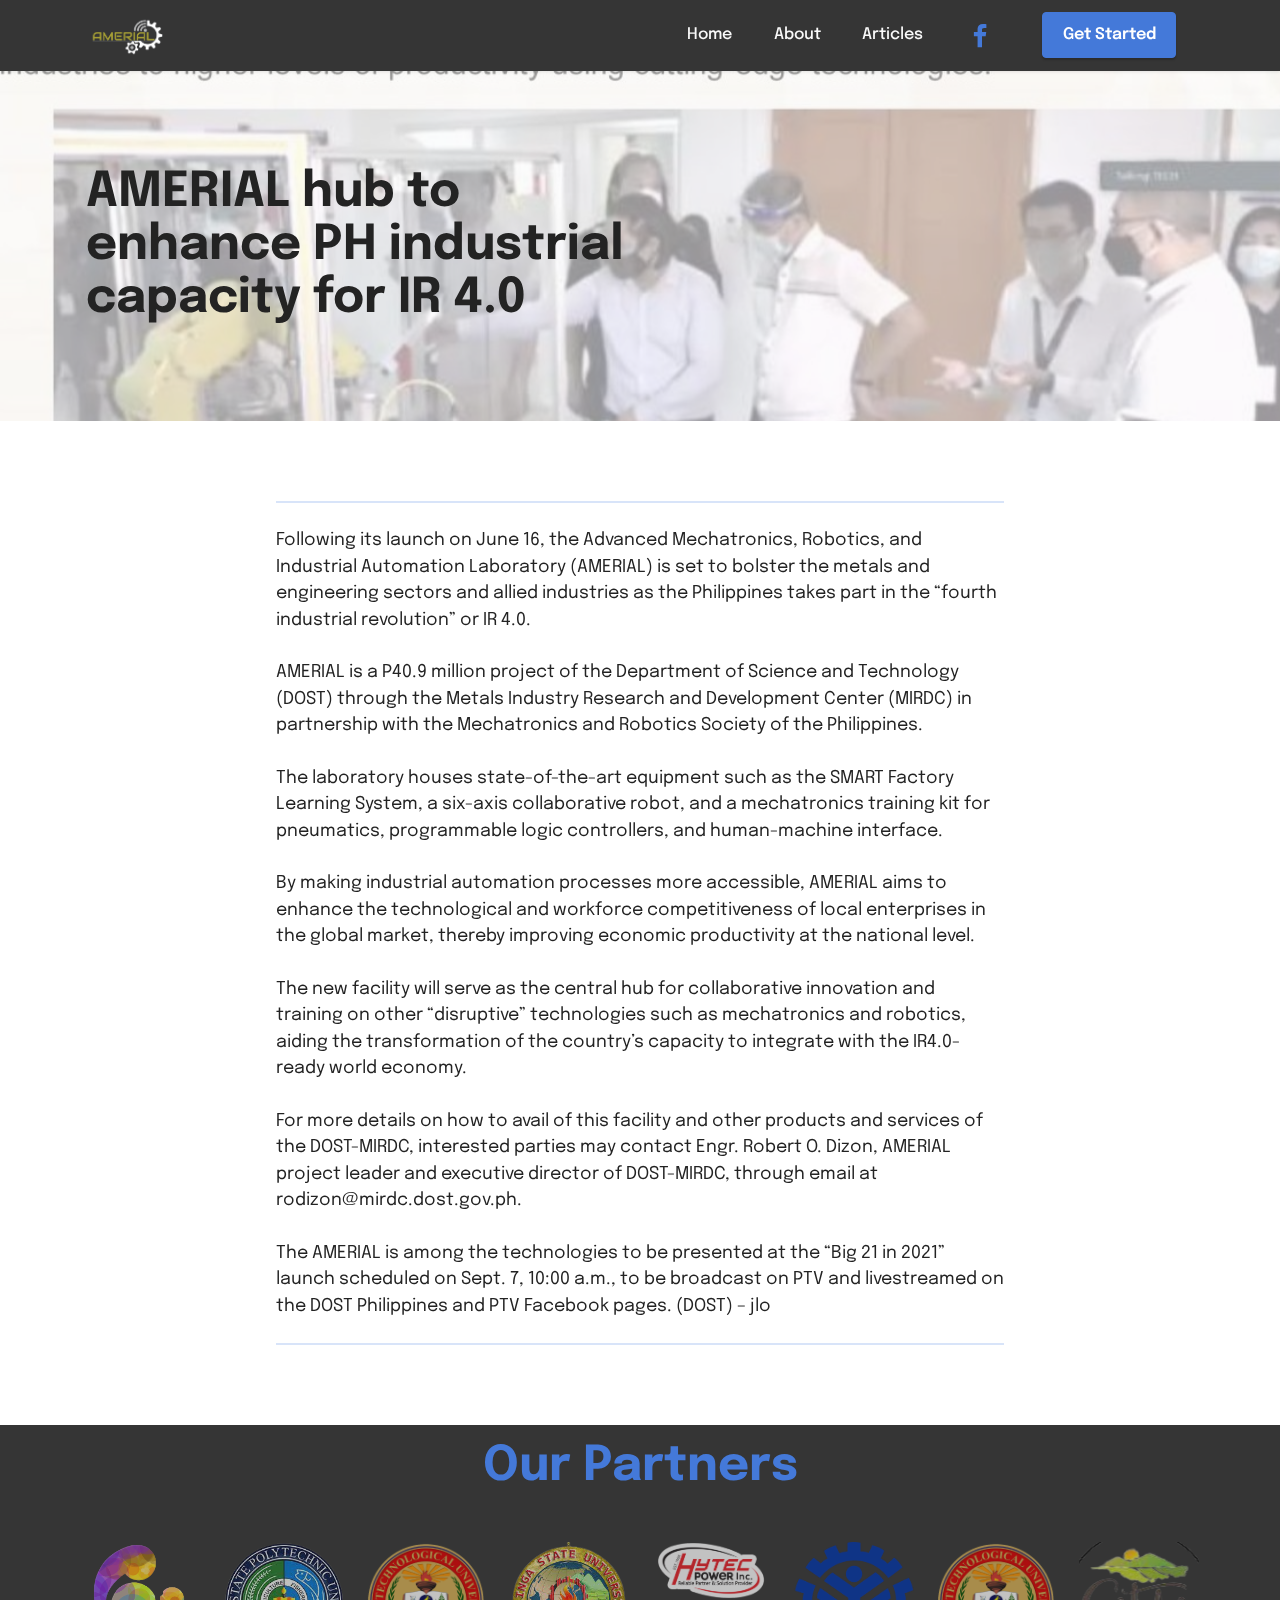
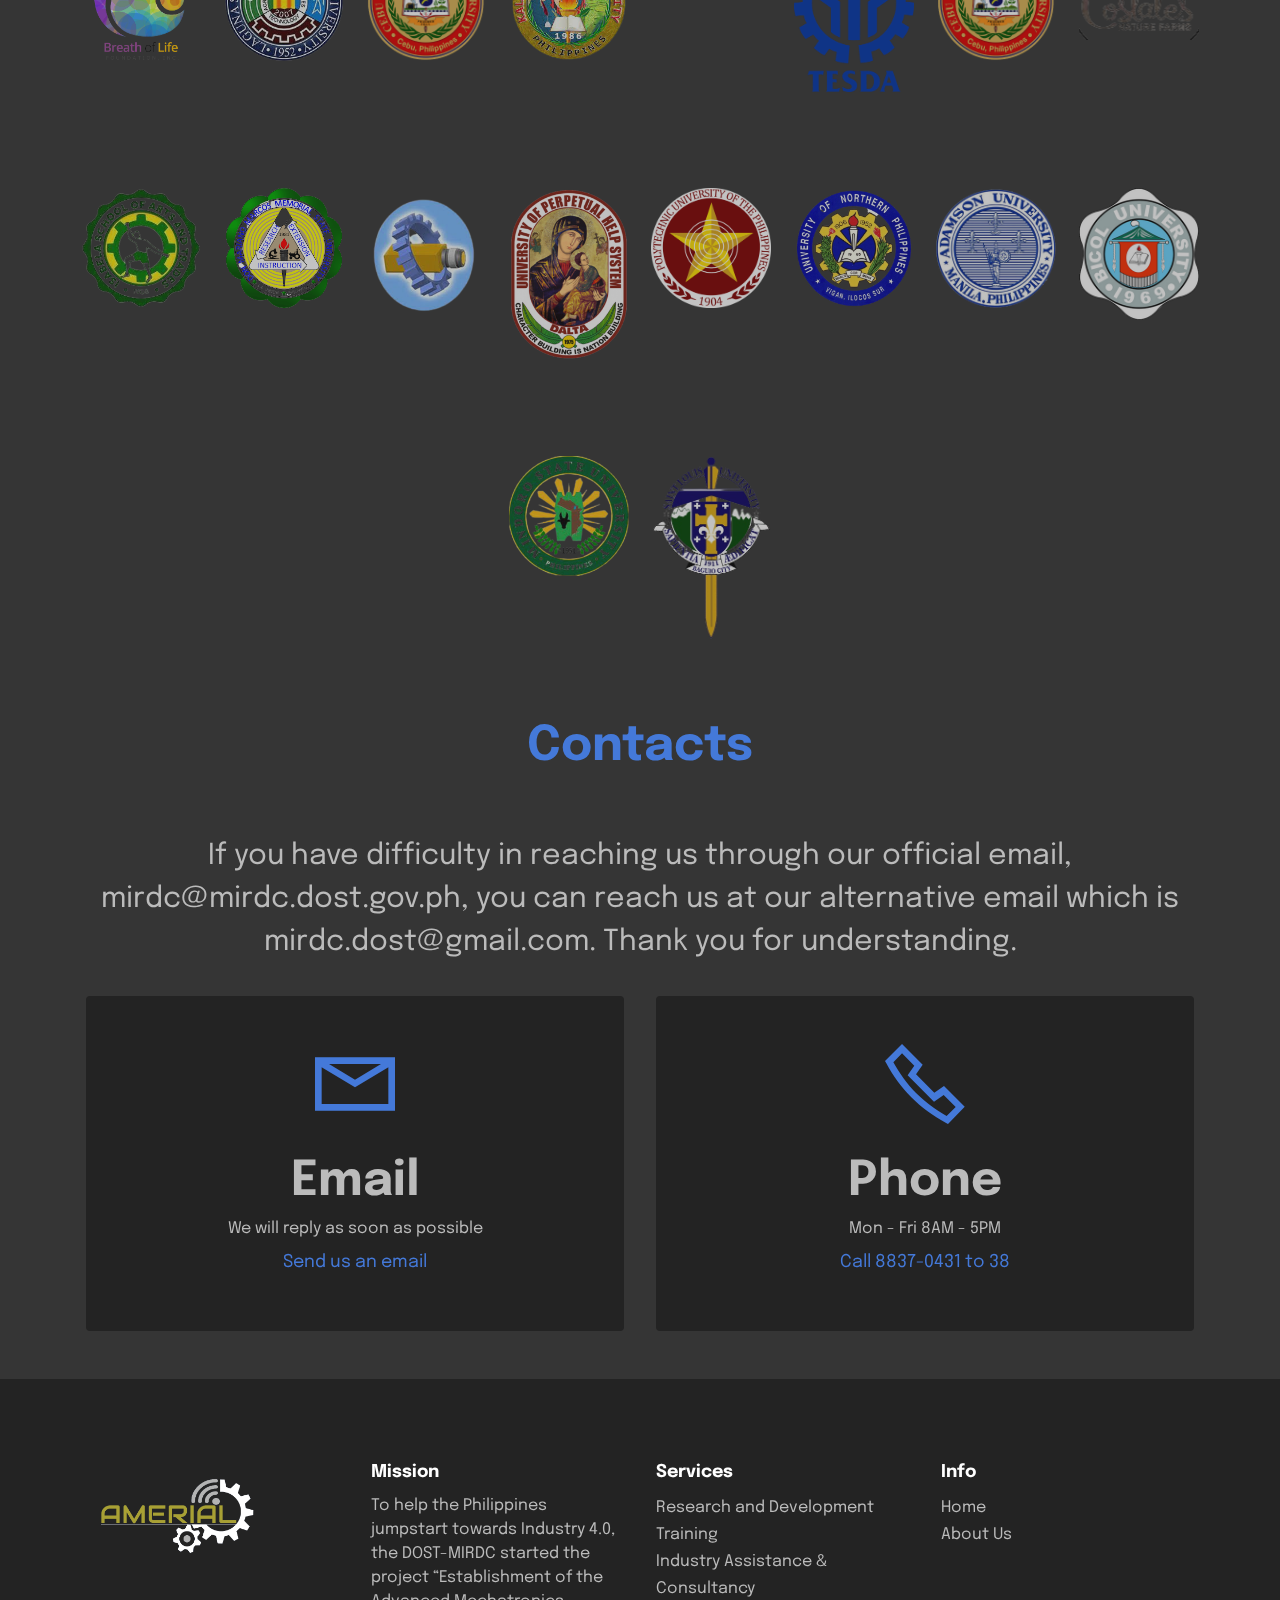
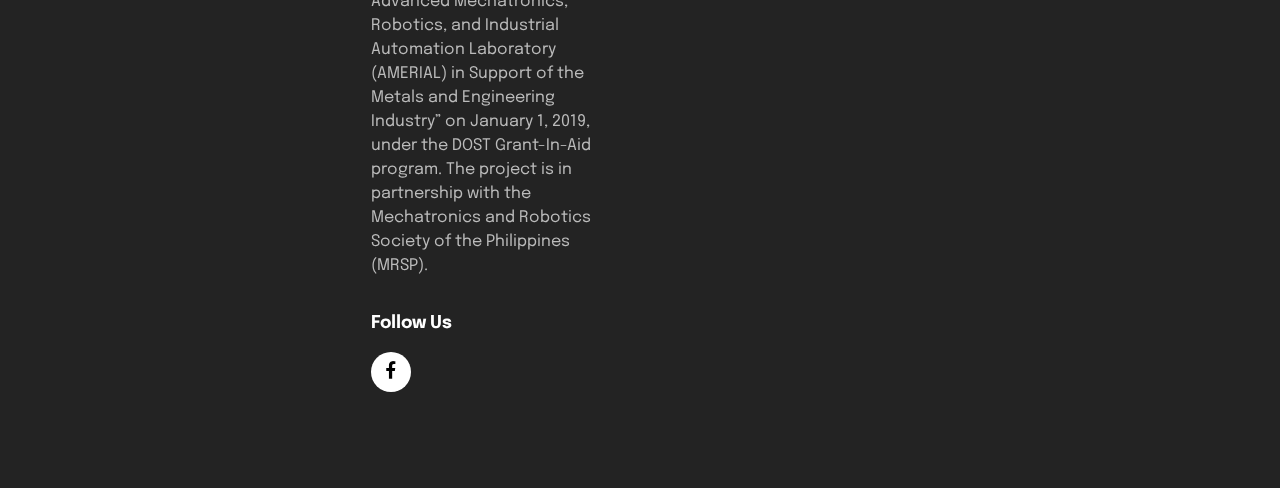
<file: page4.html>
<!DOCTYPE html>
<html  >
<head>
  <!-- Site made with Mobirise Website Builder v5.6.11, https://mobirise.com -->
  <meta charset="UTF-8">
  <meta http-equiv="X-UA-Compatible" content="IE=edge">
  <meta name="generator" content="Mobirise v5.6.11, mobirise.com">
  <meta name="twitter:card" content="summary_large_image"/>
  <meta name="twitter:image:src" content="">
  <meta property="og:image" content="">
  <meta name="twitter:title" content="Article 3">
  <meta name="viewport" content="width=device-width, initial-scale=1, minimum-scale=1">
  <link rel="shortcut icon" href="assets/images/amerial-combi6-c-1-removebg-preview.png" type="image/x-icon">
  <meta name="description" content="">
  
  
  <title>Article 3</title>
  <link rel="stylesheet" href="assets/web/assets/mobirise-icons2/mobirise2.css">
  <link rel="stylesheet" href="assets/bootstrap/css/bootstrap.min.css">
  <link rel="stylesheet" href="assets/bootstrap/css/bootstrap-grid.min.css">
  <link rel="stylesheet" href="assets/bootstrap/css/bootstrap-reboot.min.css">
  <link rel="stylesheet" href="assets/parallax/jarallax.css">
  <link rel="stylesheet" href="assets/dropdown/css/style.css">
  <link rel="stylesheet" href="assets/socicon/css/styles.css">
  <link rel="stylesheet" href="assets/theme/css/style.css">
  <link rel="preload" href="https://fonts.googleapis.com/css?family=Epilogue:100,200,300,400,500,600,700,800,900,100i,200i,300i,400i,500i,600i,700i,800i,900i&display=swap" as="style" onload="this.onload=null;this.rel='stylesheet'">
  <noscript><link rel="stylesheet" href="https://fonts.googleapis.com/css?family=Epilogue:100,200,300,400,500,600,700,800,900,100i,200i,300i,400i,500i,600i,700i,800i,900i&display=swap"></noscript>
  <link rel="preload" as="style" href="assets/mobirise/css/mbr-additional.css"><link rel="stylesheet" href="assets/mobirise/css/mbr-additional.css" type="text/css">
  
  
  
  
</head>
<body>

<!-- Analytics -->
<!-- Remove Mobirise Footer -->
<script>
    window.addEventListener('DOMContentLoaded', function () {
    const sections = document.querySelectorAll('section')
    sections[sections.length-1].remove()
})
 
</script>

<script type="text/javascript">
  (function(e,t){var n=e.amplitude||{_q:[],_iq:{}};var r=t.createElement("script")
  ;r.type="text/javascript"
  ;r.integrity="sha384-+EO59vL/X7v6VE2s6/F4HxfHlK0nDUVWKVg8K9oUlvffAeeaShVBmbORTC2D3UF+"
  ;r.crossOrigin="anonymous";r.async=true
  ;r.src="https://cdn.amplitude.com/libs/amplitude-8.17.0-min.gz.js"
  ;r.onload=function(){if(!e.amplitude.runQueuedFunctions){
  console.log("[Amplitude] Error: could not load SDK")}}
  ;var i=t.getElementsByTagName("script")[0];i.parentNode.insertBefore(r,i)
  ;function s(e,t){e.prototype[t]=function(){
  this._q.push([t].concat(Array.prototype.slice.call(arguments,0)));return this}}
  var o=function(){this._q=[];return this}
  ;var a=["add","append","clearAll","prepend","set","setOnce","unset","preInsert","postInsert","remove"]
  ;for(var c=0;c<a.length;c++){s(o,a[c])}n.Identify=o;var u=function(){this._q=[]
  ;return this}
  ;var l=["setProductId","setQuantity","setPrice","setRevenueType","setEventProperties"]
  ;for(var p=0;p<l.length;p++){s(u,l[p])}n.Revenue=u
  ;var d=["init","logEvent","logRevenue","setUserId","setUserProperties","setOptOut","setVersionName","setDomain","setDeviceId","enableTracking","setGlobalUserProperties","identify","clearUserProperties","setGroup","logRevenueV2","regenerateDeviceId","groupIdentify","onInit","logEventWithTimestamp","logEventWithGroups","setSessionId","resetSessionId"]
  ;function v(e){function t(t){e[t]=function(){
  e._q.push([t].concat(Array.prototype.slice.call(arguments,0)))}}
  for(var n=0;n<d.length;n++){t(d[n])}}v(n);n.getInstance=function(e){
  e=(!e||e.length===0?"$default_instance":e).toLowerCase()
  ;if(!Object.prototype.hasOwnProperty.call(n._iq,e)){n._iq[e]={_q:[]};v(n._iq[e])
  }return n._iq[e]};e.amplitude=n})(window,document);

  amplitude.getInstance().init("5fe0cc6eca25afa6cb807f3b3326822d");

amplitude.getInstance().logEvent(window.location.href);

if (document.referrer) {
  amplitude.getInstance().logEvent('referrer: ' + document.referrer);
}

document.querySelector("body").addEventListener('click', function(e) {
  var anchor = e.target.closest('a');
  if(anchor !== null) {
    amplitude.getInstance().logEvent(anchor.textContent);
    console.log(anchor.textContent);
  }
}, false);
</script>

<!-- /Analytics -->


  
  <section data-bs-version="5.1" class="menu menu1 cid-tnj3TQ7qNm" once="menu" id="menu1-1b">
    

    <nav class="navbar navbar-dropdown navbar-expand-lg">
        <div class="container">
            <div class="navbar-brand">
                <span class="navbar-logo">
                    <a href="index.html#top">
                        <img src="assets/images/amerial-combi6-c-1-removebg-preview.png" alt="Mobirise Website Builder" style="height: 3rem;">
                    </a>
                </span>
                
            </div>
            <button class="navbar-toggler" type="button" data-toggle="collapse" data-bs-toggle="collapse" data-target="#navbarSupportedContent" data-bs-target="#navbarSupportedContent" aria-controls="navbarNavAltMarkup" aria-expanded="false" aria-label="Toggle navigation">
                <div class="hamburger">
                    <span></span>
                    <span></span>
                    <span></span>
                    <span></span>
                </div>
            </button>
            <div class="collapse navbar-collapse" id="navbarSupportedContent">
                <ul class="navbar-nav nav-dropdown" data-app-modern-menu="true"><li class="nav-item"><a class="nav-link link text-white text-primary display-4" href="index.html#top">Home</a></li><li class="nav-item"><a class="nav-link link text-white text-primary display-4" href="index.html#features19-a">
                            About</a></li>
                    <li class="nav-item"><a class="nav-link link text-white text-primary display-4" href="page1.html">Articles</a></li></ul>
                <div class="icons-menu">
                    <a class="iconfont-wrapper" href="https://www.facebook.com/AMERIALdost" target="_blank">
                        <span class="p-2 mbr-iconfont socicon-facebook socicon" style="color: rgb(68, 121, 217); fill: rgb(68, 121, 217);"></span>
                    </a>
                    
                    
                    
                </div>
                <div class="navbar-buttons mbr-section-btn"><a class="btn btn-primary display-4" href="index.html#top">Get Started</a></div>
            </div>
        </div>
    </nav>
</section>

<section data-bs-version="5.1" class="header1 cid-tnj3TRcdpk mbr-parallax-background" id="header1-1c">

    

    
    <div class="mbr-overlay" style="opacity: 0.6; background-color: rgb(250, 250, 250);"></div>

    <div class="container">
        <div class="row">
            <div class="col-12 col-lg-6">
                <h1 class="mbr-section-title mbr-fonts-style mb-3 display-2"><strong>AMERIAL hub to enhance PH industrial capacity for IR 4.0</strong></h1>
                
                
                
            </div>
        </div>
    </div>
</section>

<section data-bs-version="5.1" class="content6 cid-tnj3TScjbR" id="content6-1d">
    
    <div class="container">
        <div class="row justify-content-center">
            <div class="col-md-12 col-lg-8">
                <hr class="line">
                <p class="mbr-text align-center mbr-fonts-style my-4 display-7">Following its launch on June 16, the Advanced Mechatronics, Robotics, and Industrial Automation Laboratory (AMERIAL) is set to bolster the metals and engineering sectors and allied industries as the Philippines takes part in the “fourth industrial revolution” or IR 4.0.
<br>
<br>AMERIAL is a P40.9 million project of the Department of Science and Technology (DOST) through the Metals Industry Research and Development Center (MIRDC) in partnership with the Mechatronics and Robotics Society of the Philippines.
<br>
<br>The laboratory houses state-of-the-art equipment such as the SMART Factory Learning System, a six-axis collaborative robot, and a mechatronics training kit for pneumatics, programmable logic controllers, and human-machine interface.
<br>
<br>By making industrial automation processes more accessible, AMERIAL aims to enhance the technological and workforce competitiveness of local enterprises in the global market, thereby improving economic productivity at the national level.
<br>
<br>The new facility will serve as the central hub for collaborative innovation and training on other “disruptive” technologies such as mechatronics and robotics, aiding the transformation of the country’s capacity to integrate with the IR4.0-ready world economy.
<br>
<br>For more details on how to avail of this facility and other products and services of the DOST-MIRDC, interested parties may contact Engr. Robert O. Dizon, AMERIAL project leader and executive director of DOST-MIRDC, through email at rodizon@mirdc.dost.gov.ph.
<br>
<br>The AMERIAL is among the technologies to be presented at the “Big 21 in 2021” launch scheduled on Sept. 7, 10:00 a.m., to be broadcast on PTV and livestreamed on the DOST Philippines and PTV Facebook pages. (DOST) – jlo</p>
                <hr class="line">
            </div>
        </div>
    </div>
</section>

<section data-bs-version="5.1" class="clients1 cid-tnj3TT04ka" id="clients1-1e">
    
    <div class="images-container container">
        <div class="mbr-section-head">
            <h3 class="mbr-section-title mbr-fonts-style align-center mb-0 display-2">
                <strong>Our Partners</strong></h3>
            
            
        </div>
        <div class="row justify-content-center mt-4">
            <div class="col-md-3 card">
                <img src="assets/images/bol.png" alt="Breath of Life Foundation">
            </div>
            <div class="col-md-3 card">
                <img src="assets/images/lspu.png" alt=" ">
            </div>
            <div class="col-md-3 card">
                <img src="assets/images/ctu-removebg-preview.png" alt="">
            </div>
            <div class="col-md-3 card">
                <img src="assets/images/ksu-removebg-preview.png" alt="">
            </div>
            <div class="col-md-3 card">
                <img src="assets/images/hpi.png" alt="">
            </div>
            <div class="col-md-3 card">
                <img src="assets/images/tesda.png" alt="">
            </div>
            <div class="col-md-3 card">
                <img src="assets/images/ctu-removebg-preview.png" alt="">
            </div>
            <div class="col-md-3 card">
                <img src="assets/images/cnf-removebg-preview-1.png" alt="">
            </div>
        </div>
    </div>
</section>

<section data-bs-version="5.1" class="clients1 cid-tnj3TTVNIP" id="clients1-1f">
    
    <div class="images-container container">
        <div class="mbr-section-head">
            
            
            
        </div>
        <div class="row justify-content-center mt-4">
            <div class="col-md-3 card">
                <img src="assets/images/isat-removebg-preview.png" alt="">
            </div>
            <div class="col-md-3 card">
                <img src="assets/images/dmmmsu-removebg-preview.png" alt="">
            </div>
            <div class="col-md-3 card">
                <img src="assets/images/inz-removebg-preview.png" alt="">
            </div>
            <div class="col-md-3 card">
                <img src="assets/images/university-of-perpetual-help-system-dalta-logo.png" alt="">
            </div>
            <div class="col-md-3 card">
                <img src="assets/images/pup.png" alt="">
            </div>
            <div class="col-md-3 card">
                <img src="assets/images/unp-removebg-preview.png" alt="">
            </div>
            <div class="col-md-3 card">
                <img src="assets/images/au.png" alt="">
            </div>
            <div class="col-md-3 card">
                <img src="assets/images/bicol-university.png" alt="">
            </div>
        </div>
    </div>
</section>

<section data-bs-version="5.1" class="clients1 cid-tnj3TUTTcJ" id="clients1-1g">
    
    <div class="images-container container">
        <div class="mbr-section-head">
            
            
            
        </div>
        <div class="row justify-content-center mt-4">
            <div class="col-md-3 card">
                <img src="assets/images/msu-removebg-preview-1.png" alt="">
            </div>
            <div class="col-md-3 card">
                <img src="assets/images/saint-louis-university-baguio-logo-removebg-preview.png" alt="">
            </div>
            
            
            
            
            
            
        </div>
    </div>
</section>

<section data-bs-version="5.1" class="contacts1 cid-tnj3TVOWcq" id="contacts1-1h">

    

    
    <div class="container">
        <div class="mbr-section-head">
            <h3 class="mbr-section-title mbr-fonts-style align-center mb-0 display-2">
                <strong>Contacts</strong><br><strong><br></strong>
            </h3>
            <h4 class="mbr-section-subtitle mbr-fonts-style align-center mb-0 mt-2 display-5">If you have difficulty in reaching us through our official email, mirdc@mirdc.dost.gov.ph, you can reach us at our alternative email which is mirdc.dost@gmail.com. Thank you for understanding.</h4>
        </div>
        <div class="row justify-content-center mt-4">
            <div class="card col-12 col-lg-6">
                <div class="card-wrapper">
                    <div class="card-box align-center">
                        <div class="image-wrapper">
                            <span class="mbr-iconfont mobi-mbri-letter mobi-mbri"></span>
                        </div>
                        <h4 class="card-title mbr-fonts-style mb-2 display-2">
                            <strong>Email</strong>
                        </h4>
                        <p class="mbr-text mbr-fonts-style mb-2 display-4">
                            We will reply as soon as possible</p>
                        <h5 class="link mbr-fonts-style display-7"><a href="mailto:mirdc@mirdc.dost.gov.ph" class="text-primary">Send us an
                                email</a>
                        </h5>
                    </div>
                </div>
            </div>
            <div class="card col-12 col-lg-6">
                <div class="card-wrapper">
                    <div class="card-box align-center">
                        <div class="image-wrapper">
                            <span class="mbr-iconfont mobi-mbri-phone mobi-mbri"></span>
                        </div>
                        <h4 class="card-title mbr-fonts-style align-center mb-2 display-2">
                            <strong>Phone</strong>
                        </h4>
                        <p class="mbr-text mbr-fonts-style mb-2 display-4">
                            Mon - Fri 8AM - 5PM</p>
                        <h5 class="link mbr-black mbr-fonts-style display-7">
                            <a href="tel:+12345678910" class="text-primary">Call&nbsp;</a>8837-0431 to 38</h5>
                    </div>
                </div>
            </div>
        </div>
    </div>
</section>

<section data-bs-version="5.1" class="footer4 cid-tox0Gy8NFP" once="footers" id="footer4-1u">

    

    
    
    <div class="container">
        <div class="row mbr-white">
            <div class="col-6 col-lg-3">
                <div class="media-wrap col-md-8 col-12">
                    <a href="https://amerial.dost.gov.ph/index">
                        <img src="assets/images/amerial-combi6-c-1-removebg-preview.png" alt="">
                    </a>
                </div>
            </div>
            <div class="col-12 col-md-6 col-lg-3">
                <h5 class="mbr-section-subtitle mbr-fonts-style mb-2 display-7"><strong>Mission</strong></h5>
                <p class="mbr-text mbr-fonts-style mb-4 display-4">To help the Philippines jumpstart towards Industry 4.0, the DOST-MIRDC started the project “Establishment of the Advanced Mechatronics, Robotics, and Industrial Automation Laboratory (AMERIAL) in Support of the Metals and Engineering Industry” on January 1, 2019, under the DOST Grant-In-Aid program. The project is in partnership with the Mechatronics and Robotics Society of the Philippines (MRSP).</p>
                <h5 class="mbr-section-subtitle mbr-fonts-style mb-3 display-7">
                    <strong>Follow Us</strong>
                </h5>
                <div class="social-row display-7">
                    <div class="soc-item">
                        <a href="https://www.facebook.com/AMERIALdost" target="_blank">
                            <span class="mbr-iconfont socicon-facebook socicon"></span>
                        </a>
                    </div>
                    
                    
                    
                </div>
            </div>
            <div class="col-12 col-md-6 col-lg-3">
                <h5 class="mbr-section-subtitle mbr-fonts-style mb-2 display-7">
                    <strong>Services</strong>
                </h5>
                <ul class="list mbr-fonts-style display-4">
                    <li class="mbr-text item-wrap">Research and Development</li>
                    <li class="mbr-text item-wrap">Training</li>
                    <li class="mbr-text item-wrap">Industry Assistance &amp; Consultancy</li>
                    <li class="mbr-text item-wrap"><br></li>
                </ul>
            </div>
            <div class="col-12 col-md-6 col-lg-3">
                <h5 class="mbr-section-subtitle mbr-fonts-style mb-2 display-7"><strong>Info</strong></h5>
                <ul class="list mbr-fonts-style display-4">
                    <li class="mbr-text item-wrap">Home</li>
                    <li class="mbr-text item-wrap">About Us</li>
                    <li class="mbr-text item-wrap"><br></li>
                </ul>
            </div>
            
        </div>
    </div>
</section><section class="display-7" style="padding: 0;align-items: center;justify-content: center;flex-wrap: wrap;    align-content: center;display: flex;position: relative;height: 4rem;"><a href="https://mobiri.se/2731320" style="flex: 1 1;height: 4rem;position: absolute;width: 100%;z-index: 1;"><img alt="" style="height: 4rem;" src="[data-uri]"></a><p style="margin: 0;text-align: center;" class="display-7">Designed with &#8204;</p><a style="z-index:1" href="https://mobirise.com/offline-website-builder.html">Offline Website Builder</a></section><script src="assets/bootstrap/js/bootstrap.bundle.min.js"></script>  <script src="assets/parallax/jarallax.js"></script>  <script src="assets/smoothscroll/smooth-scroll.js"></script>  <script src="assets/ytplayer/index.js"></script>  <script src="assets/dropdown/js/navbar-dropdown.js"></script>  <script src="assets/theme/js/script.js"></script>  
  
  
</body>
</html>
</file>
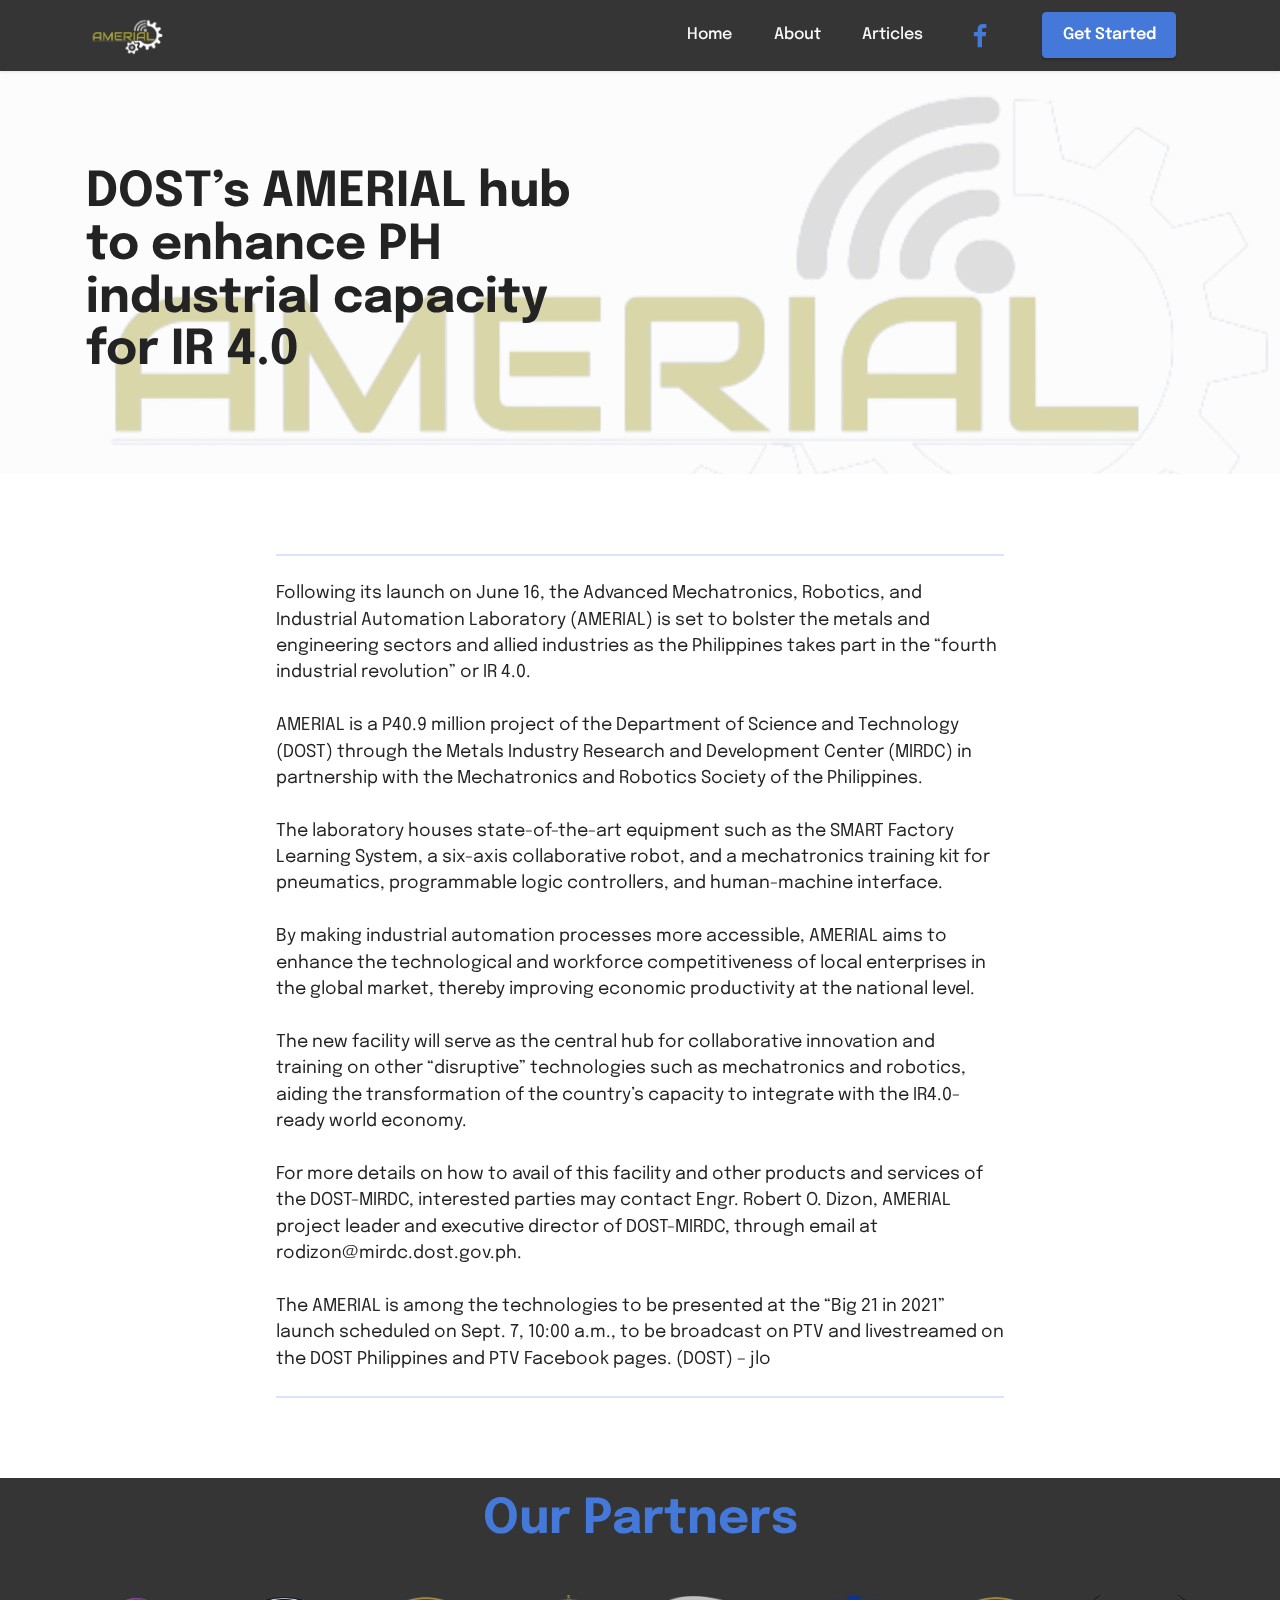
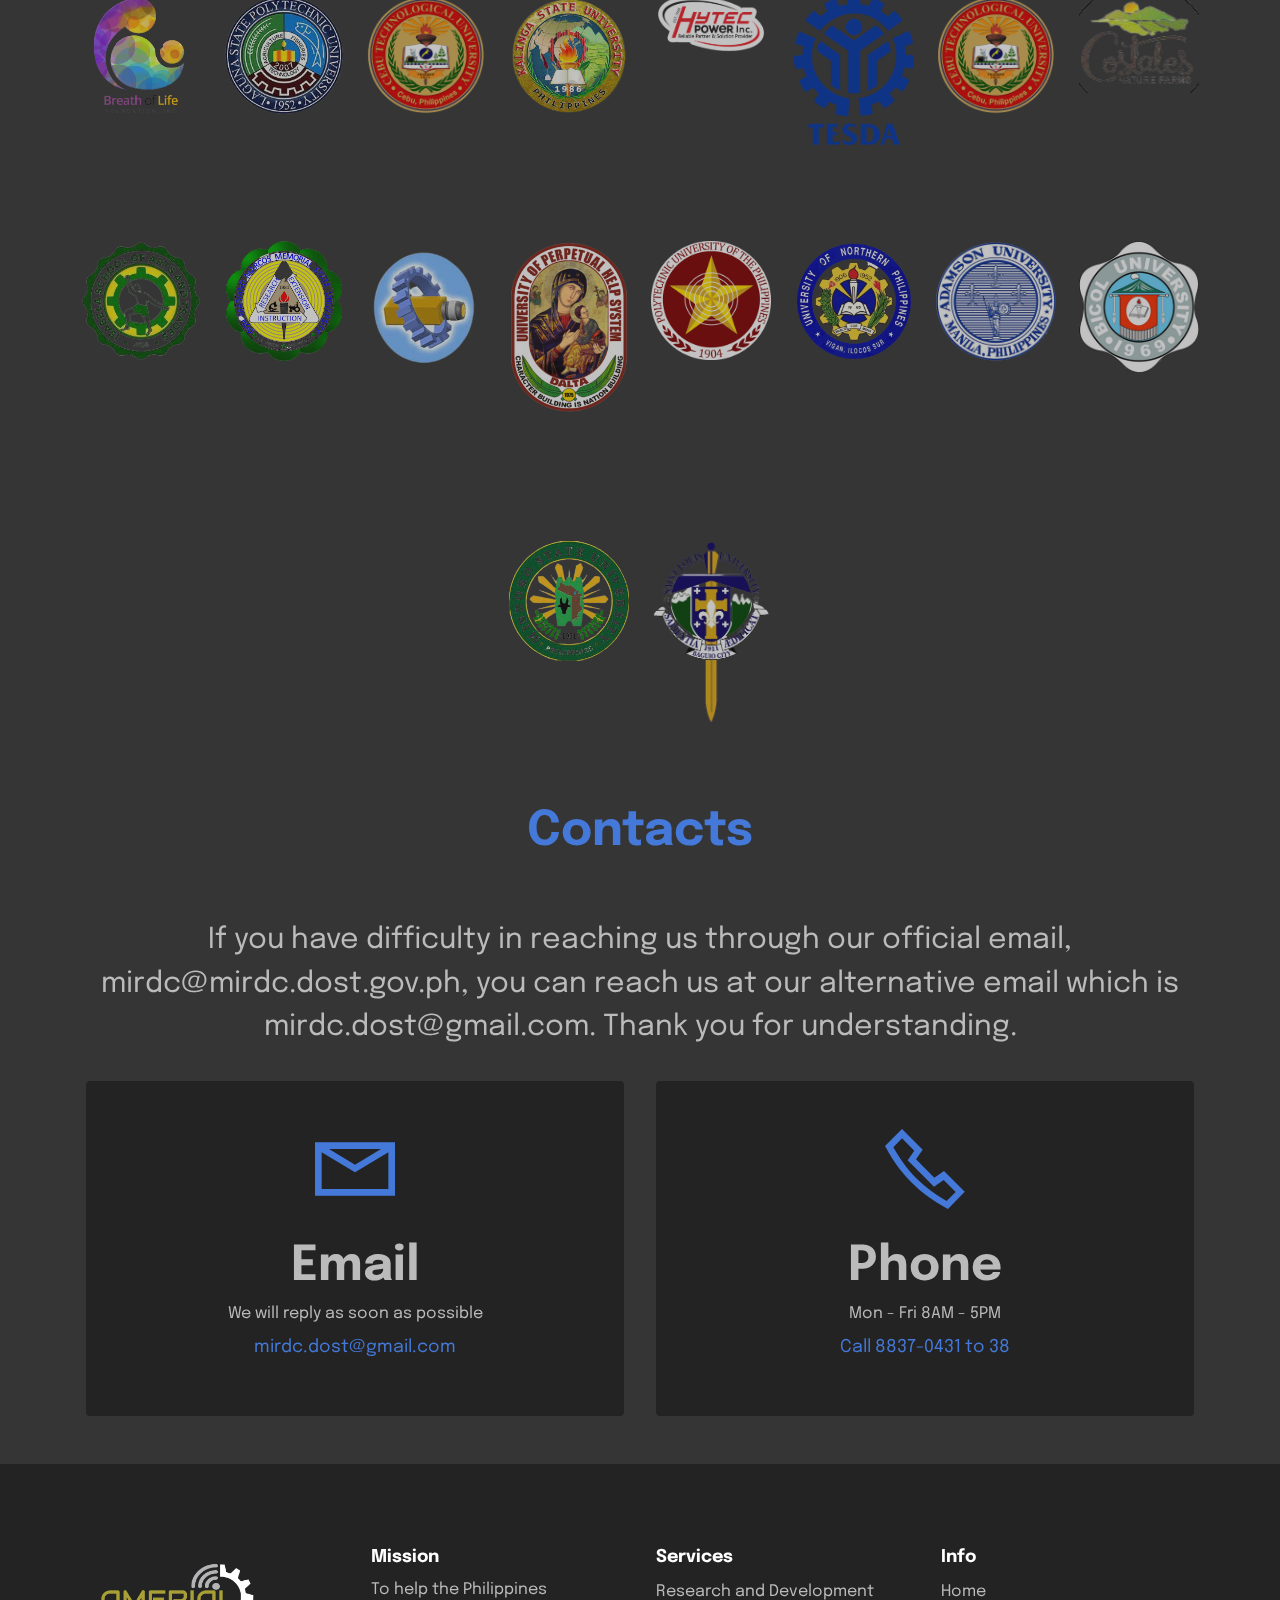
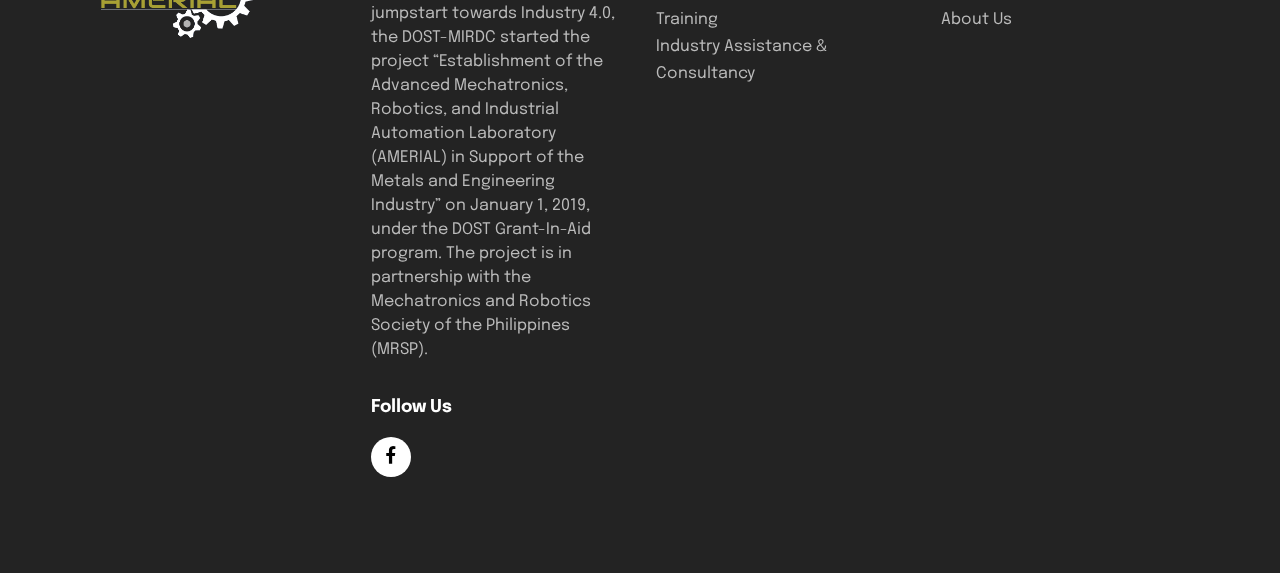
<file: page5.html>
<!DOCTYPE html>
<html  >
<head>
  <!-- Site made with Mobirise Website Builder v5.6.11, https://mobirise.com -->
  <meta charset="UTF-8">
  <meta http-equiv="X-UA-Compatible" content="IE=edge">
  <meta name="generator" content="Mobirise v5.6.11, mobirise.com">
  <meta name="twitter:card" content="summary_large_image"/>
  <meta name="twitter:image:src" content="">
  <meta property="og:image" content="">
  <meta name="twitter:title" content="Article 4">
  <meta name="viewport" content="width=device-width, initial-scale=1, minimum-scale=1">
  <link rel="shortcut icon" href="assets/images/amerial-combi6-c-1-removebg-preview.png" type="image/x-icon">
  <meta name="description" content="">
  
  
  <title>Article 4</title>
  <link rel="stylesheet" href="assets/web/assets/mobirise-icons2/mobirise2.css">
  <link rel="stylesheet" href="assets/bootstrap/css/bootstrap.min.css">
  <link rel="stylesheet" href="assets/bootstrap/css/bootstrap-grid.min.css">
  <link rel="stylesheet" href="assets/bootstrap/css/bootstrap-reboot.min.css">
  <link rel="stylesheet" href="assets/parallax/jarallax.css">
  <link rel="stylesheet" href="assets/dropdown/css/style.css">
  <link rel="stylesheet" href="assets/socicon/css/styles.css">
  <link rel="stylesheet" href="assets/theme/css/style.css">
  <link rel="preload" href="https://fonts.googleapis.com/css?family=Epilogue:100,200,300,400,500,600,700,800,900,100i,200i,300i,400i,500i,600i,700i,800i,900i&display=swap" as="style" onload="this.onload=null;this.rel='stylesheet'">
  <noscript><link rel="stylesheet" href="https://fonts.googleapis.com/css?family=Epilogue:100,200,300,400,500,600,700,800,900,100i,200i,300i,400i,500i,600i,700i,800i,900i&display=swap"></noscript>
  <link rel="preload" as="style" href="assets/mobirise/css/mbr-additional.css"><link rel="stylesheet" href="assets/mobirise/css/mbr-additional.css" type="text/css">
  
  
  
  
</head>
<body>

<!-- Analytics -->
<!-- Remove Mobirise Footer -->
<script>
    window.addEventListener('DOMContentLoaded', function () {
    const sections = document.querySelectorAll('section')
    sections[sections.length-1].remove()
})
 
</script>

<script type="text/javascript">
  (function(e,t){var n=e.amplitude||{_q:[],_iq:{}};var r=t.createElement("script")
  ;r.type="text/javascript"
  ;r.integrity="sha384-+EO59vL/X7v6VE2s6/F4HxfHlK0nDUVWKVg8K9oUlvffAeeaShVBmbORTC2D3UF+"
  ;r.crossOrigin="anonymous";r.async=true
  ;r.src="https://cdn.amplitude.com/libs/amplitude-8.17.0-min.gz.js"
  ;r.onload=function(){if(!e.amplitude.runQueuedFunctions){
  console.log("[Amplitude] Error: could not load SDK")}}
  ;var i=t.getElementsByTagName("script")[0];i.parentNode.insertBefore(r,i)
  ;function s(e,t){e.prototype[t]=function(){
  this._q.push([t].concat(Array.prototype.slice.call(arguments,0)));return this}}
  var o=function(){this._q=[];return this}
  ;var a=["add","append","clearAll","prepend","set","setOnce","unset","preInsert","postInsert","remove"]
  ;for(var c=0;c<a.length;c++){s(o,a[c])}n.Identify=o;var u=function(){this._q=[]
  ;return this}
  ;var l=["setProductId","setQuantity","setPrice","setRevenueType","setEventProperties"]
  ;for(var p=0;p<l.length;p++){s(u,l[p])}n.Revenue=u
  ;var d=["init","logEvent","logRevenue","setUserId","setUserProperties","setOptOut","setVersionName","setDomain","setDeviceId","enableTracking","setGlobalUserProperties","identify","clearUserProperties","setGroup","logRevenueV2","regenerateDeviceId","groupIdentify","onInit","logEventWithTimestamp","logEventWithGroups","setSessionId","resetSessionId"]
  ;function v(e){function t(t){e[t]=function(){
  e._q.push([t].concat(Array.prototype.slice.call(arguments,0)))}}
  for(var n=0;n<d.length;n++){t(d[n])}}v(n);n.getInstance=function(e){
  e=(!e||e.length===0?"$default_instance":e).toLowerCase()
  ;if(!Object.prototype.hasOwnProperty.call(n._iq,e)){n._iq[e]={_q:[]};v(n._iq[e])
  }return n._iq[e]};e.amplitude=n})(window,document);

  amplitude.getInstance().init("5fe0cc6eca25afa6cb807f3b3326822d");

amplitude.getInstance().logEvent(window.location.href);

if (document.referrer) {
  amplitude.getInstance().logEvent('referrer: ' + document.referrer);
}

document.querySelector("body").addEventListener('click', function(e) {
  var anchor = e.target.closest('a');
  if(anchor !== null) {
    amplitude.getInstance().logEvent(anchor.textContent);
    console.log(anchor.textContent);
  }
}, false);
</script>

<!-- /Analytics -->


  
  <section data-bs-version="5.1" class="menu menu1 cid-tnj4xOnxRW" once="menu" id="menu1-1j">
    

    <nav class="navbar navbar-dropdown navbar-expand-lg">
        <div class="container">
            <div class="navbar-brand">
                <span class="navbar-logo">
                    <a href="index.html#top">
                        <img src="assets/images/amerial-combi6-c-1-removebg-preview.png" alt="Mobirise Website Builder" style="height: 3rem;">
                    </a>
                </span>
                
            </div>
            <button class="navbar-toggler" type="button" data-toggle="collapse" data-bs-toggle="collapse" data-target="#navbarSupportedContent" data-bs-target="#navbarSupportedContent" aria-controls="navbarNavAltMarkup" aria-expanded="false" aria-label="Toggle navigation">
                <div class="hamburger">
                    <span></span>
                    <span></span>
                    <span></span>
                    <span></span>
                </div>
            </button>
            <div class="collapse navbar-collapse" id="navbarSupportedContent">
                <ul class="navbar-nav nav-dropdown" data-app-modern-menu="true"><li class="nav-item"><a class="nav-link link text-white text-primary display-4" href="index.html#top">Home</a></li><li class="nav-item"><a class="nav-link link text-white text-primary display-4" href="index.html#features19-a">
                            About</a></li>
                    <li class="nav-item"><a class="nav-link link text-white text-primary display-4" href="page1.html">Articles</a></li></ul>
                <div class="icons-menu">
                    <a class="iconfont-wrapper" href="https://www.facebook.com/AMERIALdost" target="_blank">
                        <span class="p-2 mbr-iconfont socicon-facebook socicon" style="color: rgb(68, 121, 217); fill: rgb(68, 121, 217);"></span>
                    </a>
                    
                    
                    
                </div>
                <div class="navbar-buttons mbr-section-btn"><a class="btn btn-primary display-4" href="index.html#top">Get Started</a></div>
            </div>
        </div>
    </nav>
</section>

<section data-bs-version="5.1" class="header1 cid-tnj4xPqZ1O mbr-parallax-background" id="header1-1k">

    

    
    <div class="mbr-overlay" style="opacity: 0.6; background-color: rgb(250, 250, 250);"></div>

    <div class="container">
        <div class="row">
            <div class="col-12 col-lg-6">
                <h1 class="mbr-section-title mbr-fonts-style mb-3 display-2"><strong>DOST’s AMERIAL hub to enhance PH industrial capacity for IR 4.0</strong></h1>
                
                
                
            </div>
        </div>
    </div>
</section>

<section data-bs-version="5.1" class="content6 cid-tnj4xQl4pi" id="content6-1l">
    
    <div class="container">
        <div class="row justify-content-center">
            <div class="col-md-12 col-lg-8">
                <hr class="line">
                <p class="mbr-text align-center mbr-fonts-style my-4 display-7">Following its launch on June 16, the Advanced Mechatronics, Robotics, and Industrial Automation Laboratory (AMERIAL) is set to bolster the metals and engineering sectors and allied industries as the Philippines takes part in the “fourth industrial revolution” or IR 4.0.
<br>
<br>AMERIAL is a P40.9 million project of the Department of Science and Technology (DOST) through the Metals Industry Research and Development Center (MIRDC) in partnership with the Mechatronics and Robotics Society of the Philippines.
<br>
<br>The laboratory houses state-of-the-art equipment such as the SMART Factory Learning System, a six-axis collaborative robot, and a mechatronics training kit for pneumatics, programmable logic controllers, and human-machine interface.
<br>
<br>By making industrial automation processes more accessible, AMERIAL aims to enhance the technological and workforce competitiveness of local enterprises in the global market, thereby improving economic productivity at the national level.
<br>
<br>The new facility will serve as the central hub for collaborative innovation and training on other “disruptive” technologies such as mechatronics and robotics, aiding the transformation of the country’s capacity to integrate with the IR4.0-ready world economy.
<br>
<br>For more details on how to avail of this facility and other products and services of the DOST-MIRDC, interested parties may contact Engr. Robert O. Dizon, AMERIAL project leader and executive director of DOST-MIRDC, through email at rodizon@mirdc.dost.gov.ph.
<br>
<br>The AMERIAL is among the technologies to be presented at the “Big 21 in 2021” launch scheduled on Sept. 7, 10:00 a.m., to be broadcast on PTV and livestreamed on the DOST Philippines and PTV Facebook pages. (DOST) – jlo</p>
                <hr class="line">
            </div>
        </div>
    </div>
</section>

<section data-bs-version="5.1" class="clients1 cid-tnj4xRaF1O" id="clients1-1m">
    
    <div class="images-container container">
        <div class="mbr-section-head">
            <h3 class="mbr-section-title mbr-fonts-style align-center mb-0 display-2">
                <strong>Our Partners</strong></h3>
            
            
        </div>
        <div class="row justify-content-center mt-4">
            <div class="col-md-3 card">
                <img src="assets/images/bol.png" alt="Breath of Life Foundation">
            </div>
            <div class="col-md-3 card">
                <img src="assets/images/lspu.png" alt=" ">
            </div>
            <div class="col-md-3 card">
                <img src="assets/images/ctu-removebg-preview.png" alt="">
            </div>
            <div class="col-md-3 card">
                <img src="assets/images/ksu-removebg-preview.png" alt="">
            </div>
            <div class="col-md-3 card">
                <img src="assets/images/hpi.png" alt="">
            </div>
            <div class="col-md-3 card">
                <img src="assets/images/tesda.png" alt="">
            </div>
            <div class="col-md-3 card">
                <img src="assets/images/ctu-removebg-preview.png" alt="">
            </div>
            <div class="col-md-3 card">
                <img src="assets/images/cnf-removebg-preview-1.png" alt="">
            </div>
        </div>
    </div>
</section>

<section data-bs-version="5.1" class="clients1 cid-tnj4xS5msF" id="clients1-1n">
    
    <div class="images-container container">
        <div class="mbr-section-head">
            
            
            
        </div>
        <div class="row justify-content-center mt-4">
            <div class="col-md-3 card">
                <img src="assets/images/isat-removebg-preview.png" alt="">
            </div>
            <div class="col-md-3 card">
                <img src="assets/images/dmmmsu-removebg-preview.png" alt="">
            </div>
            <div class="col-md-3 card">
                <img src="assets/images/inz-removebg-preview.png" alt="">
            </div>
            <div class="col-md-3 card">
                <img src="assets/images/university-of-perpetual-help-system-dalta-logo.png" alt="">
            </div>
            <div class="col-md-3 card">
                <img src="assets/images/pup.png" alt="">
            </div>
            <div class="col-md-3 card">
                <img src="assets/images/unp-removebg-preview.png" alt="">
            </div>
            <div class="col-md-3 card">
                <img src="assets/images/au.png" alt="">
            </div>
            <div class="col-md-3 card">
                <img src="assets/images/bicol-university.png" alt="">
            </div>
        </div>
    </div>
</section>

<section data-bs-version="5.1" class="clients1 cid-tnj4xSYiYK" id="clients1-1o">
    
    <div class="images-container container">
        <div class="mbr-section-head">
            
            
            
        </div>
        <div class="row justify-content-center mt-4">
            <div class="col-md-3 card">
                <img src="assets/images/msu-removebg-preview.png" alt="">
            </div>
            <div class="col-md-3 card">
                <img src="assets/images/saint-louis-university-baguio-logo-removebg-preview.png" alt="">
            </div>
            
            
            
            
            
            
        </div>
    </div>
</section>

<section data-bs-version="5.1" class="contacts1 cid-tnj4xU3AYn" id="contacts1-1p">

    

    
    <div class="container">
        <div class="mbr-section-head">
            <h3 class="mbr-section-title mbr-fonts-style align-center mb-0 display-2">
                <strong>Contacts</strong><br><strong><br></strong>
            </h3>
            <h4 class="mbr-section-subtitle mbr-fonts-style align-center mb-0 mt-2 display-5">If you have difficulty in reaching us through our official email, mirdc@mirdc.dost.gov.ph, you can reach us at our alternative email which is mirdc.dost@gmail.com. Thank you for understanding.</h4>
        </div>
        <div class="row justify-content-center mt-4">
            <div class="card col-12 col-lg-6">
                <div class="card-wrapper">
                    <div class="card-box align-center">
                        <div class="image-wrapper">
                            <span class="mbr-iconfont mobi-mbri-letter mobi-mbri"></span>
                        </div>
                        <h4 class="card-title mbr-fonts-style mb-2 display-2">
                            <strong>Email</strong>
                        </h4>
                        <p class="mbr-text mbr-fonts-style mb-2 display-4">
                            We will reply as soon as possible</p>
                        <h5 class="link mbr-fonts-style display-7"><a href="mailto:mirdc@mirdc.dost.gov.ph" class="text-primary">mirdc.dost@gmail.com</a>
                        </h5>
                    </div>
                </div>
            </div>
            <div class="card col-12 col-lg-6">
                <div class="card-wrapper">
                    <div class="card-box align-center">
                        <div class="image-wrapper">
                            <span class="mbr-iconfont mobi-mbri-phone mobi-mbri"></span>
                        </div>
                        <h4 class="card-title mbr-fonts-style align-center mb-2 display-2">
                            <strong>Phone</strong>
                        </h4>
                        <p class="mbr-text mbr-fonts-style mb-2 display-4">
                            Mon - Fri 8AM - 5PM</p>
                        <h5 class="link mbr-black mbr-fonts-style display-7">
                            <a href="tel:+12345678910" class="text-primary">Call&nbsp;</a>8837-0431 to 38</h5>
                    </div>
                </div>
            </div>
        </div>
    </div>
</section>

<section data-bs-version="5.1" class="footer4 cid-tox0Gy8NFP" once="footers" id="footer4-1u">

    

    
    
    <div class="container">
        <div class="row mbr-white">
            <div class="col-6 col-lg-3">
                <div class="media-wrap col-md-8 col-12">
                    <a href="https://amerial.dost.gov.ph/index">
                        <img src="assets/images/amerial-combi6-c-1-removebg-preview.png" alt="">
                    </a>
                </div>
            </div>
            <div class="col-12 col-md-6 col-lg-3">
                <h5 class="mbr-section-subtitle mbr-fonts-style mb-2 display-7"><strong>Mission</strong></h5>
                <p class="mbr-text mbr-fonts-style mb-4 display-4">To help the Philippines jumpstart towards Industry 4.0, the DOST-MIRDC started the project “Establishment of the Advanced Mechatronics, Robotics, and Industrial Automation Laboratory (AMERIAL) in Support of the Metals and Engineering Industry” on January 1, 2019, under the DOST Grant-In-Aid program. The project is in partnership with the Mechatronics and Robotics Society of the Philippines (MRSP).</p>
                <h5 class="mbr-section-subtitle mbr-fonts-style mb-3 display-7">
                    <strong>Follow Us</strong>
                </h5>
                <div class="social-row display-7">
                    <div class="soc-item">
                        <a href="https://www.facebook.com/AMERIALdost" target="_blank">
                            <span class="mbr-iconfont socicon-facebook socicon"></span>
                        </a>
                    </div>
                    
                    
                    
                </div>
            </div>
            <div class="col-12 col-md-6 col-lg-3">
                <h5 class="mbr-section-subtitle mbr-fonts-style mb-2 display-7">
                    <strong>Services</strong>
                </h5>
                <ul class="list mbr-fonts-style display-4">
                    <li class="mbr-text item-wrap">Research and Development</li>
                    <li class="mbr-text item-wrap">Training</li>
                    <li class="mbr-text item-wrap">Industry Assistance &amp; Consultancy</li>
                    <li class="mbr-text item-wrap"><br></li>
                </ul>
            </div>
            <div class="col-12 col-md-6 col-lg-3">
                <h5 class="mbr-section-subtitle mbr-fonts-style mb-2 display-7"><strong>Info</strong></h5>
                <ul class="list mbr-fonts-style display-4">
                    <li class="mbr-text item-wrap">Home</li>
                    <li class="mbr-text item-wrap">About Us</li>
                    <li class="mbr-text item-wrap"><br></li>
                </ul>
            </div>
            
        </div>
    </div>
</section><section class="display-7" style="padding: 0;align-items: center;justify-content: center;flex-wrap: wrap;    align-content: center;display: flex;position: relative;height: 4rem;"><a href="https://mobiri.se/2731320" style="flex: 1 1;height: 4rem;position: absolute;width: 100%;z-index: 1;"><img alt="" style="height: 4rem;" src="[data-uri]"></a><p style="margin: 0;text-align: center;" class="display-7">Created with &#8204;</p><a style="z-index:1" href="https://mobirise.com/html-builder.html">HTML Builder</a></section><script src="assets/bootstrap/js/bootstrap.bundle.min.js"></script>  <script src="assets/parallax/jarallax.js"></script>  <script src="assets/smoothscroll/smooth-scroll.js"></script>  <script src="assets/ytplayer/index.js"></script>  <script src="assets/dropdown/js/navbar-dropdown.js"></script>  <script src="assets/theme/js/script.js"></script>  
  
  
</body>
</html>
</file>
<file: assets/web/assets/mobirise-icons2/mobirise2.css>
@font-face {
  font-family: 'Moririse2';
  font-display: swap;
  src:  url('mobirise2.eot?f2bix4');
  src:  url('mobirise2.eot?f2bix4#iefix') format('embedded-opentype'),
    url('mobirise2.ttf?f2bix4') format('truetype'),
    url('mobirise2.woff?f2bix4') format('woff'),
    url('mobirise2.svg?f2bix4#mobirise2') format('svg');
  font-weight: normal;
  font-style: normal;
}

[class^="mobi-"], [class*=" mobi-"] {
  /* use !important to prevent issues with browser extensions that change fonts */
  font-family: 'Moririse2' !important;
  speak: none;
  font-style: normal;
  font-weight: normal;
  font-variant: normal;
  text-transform: none;
  line-height: 1;

  /* Better Font Rendering =========== */
  -webkit-font-smoothing: antialiased;
  -moz-osx-font-smoothing: grayscale;
}

.mobi-mbri-add-submenu:before {
  content: "\e900";
}
.mobi-mbri-alert:before {
  content: "\e901";
}
.mobi-mbri-align-center:before {
  content: "\e902";
}
.mobi-mbri-align-justify:before {
  content: "\e903";
}
.mobi-mbri-align-left:before {
  content: "\e904";
}
.mobi-mbri-align-right:before {
  content: "\e905";
}
.mobi-mbri-android:before {
  content: "\e906";
}
.mobi-mbri-apple:before {
  content: "\e907";
}
.mobi-mbri-arrow-down:before {
  content: "\e908";
}
.mobi-mbri-arrow-next:before {
  content: "\e909";
}
.mobi-mbri-arrow-prev:before {
  content: "\e90a";
}
.mobi-mbri-arrow-up:before {
  content: "\e90b";
}
.mobi-mbri-bold:before {
  content: "\e90c";
}
.mobi-mbri-bookmark:before {
  content: "\e90d";
}
.mobi-mbri-bootstrap:before {
  content: "\e90e";
}
.mobi-mbri-briefcase:before {
  content: "\e90f";
}
.mobi-mbri-browse:before {
  content: "\e910";
}
.mobi-mbri-bulleted-list:before {
  content: "\e911";
}
.mobi-mbri-calendar:before {
  content: "\e912";
}
.mobi-mbri-camera:before {
  content: "\e913";
}
.mobi-mbri-cart-add:before {
  content: "\e914";
}
.mobi-mbri-cart-full:before {
  content: "\e915";
}
.mobi-mbri-cash:before {
  content: "\e916";
}
.mobi-mbri-change-style:before {
  content: "\e917";
}
.mobi-mbri-chat:before {
  content: "\e918";
}
.mobi-mbri-clock:before {
  content: "\e919";
}
.mobi-mbri-close:before {
  content: "\e91a";
}
.mobi-mbri-cloud:before {
  content: "\e91b";
}
.mobi-mbri-code:before {
  content: "\e91c";
}
.mobi-mbri-contact-form:before {
  content: "\e91d";
}
.mobi-mbri-credit-card:before {
  content: "\e91e";
}
.mobi-mbri-cursor-click:before {
  content: "\e91f";
}
.mobi-mbri-cust-feedback:before {
  content: "\e920";
}
.mobi-mbri-database:before {
  content: "\e921";
}
.mobi-mbri-delivery:before {
  content: "\e922";
}
.mobi-mbri-desktop:before {
  content: "\e923";
}
.mobi-mbri-devices:before {
  content: "\e924";
}
.mobi-mbri-down:before {
  content: "\e925";
}
.mobi-mbri-download-2:before {
  content: "\e926";
}
.mobi-mbri-download:before {
  content: "\e927";
}
.mobi-mbri-drag-n-drop-2:before {
  content: "\e928";
}
.mobi-mbri-drag-n-drop:before {
  content: "\e929";
}
.mobi-mbri-edit-2:before {
  content: "\e92a";
}
.mobi-mbri-edit:before {
  content: "\e92b";
}
.mobi-mbri-error:before {
  content: "\e92c";
}
.mobi-mbri-extension:before {
  content: "\e92d";
}
.mobi-mbri-features:before {
  content: "\e92e";
}
.mobi-mbri-file:before {
  content: "\e92f";
}
.mobi-mbri-flag:before {
  content: "\e930";
}
.mobi-mbri-folder:before {
  content: "\e931";
}
.mobi-mbri-gift:before {
  content: "\e932";
}
.mobi-mbri-github:before {
  content: "\e933";
}
.mobi-mbri-globe-2:before {
  content: "\e934";
}
.mobi-mbri-globe:before {
  content: "\e935";
}
.mobi-mbri-growing-chart:before {
  content: "\e936";
}
.mobi-mbri-hearth:before {
  content: "\e937";
}
.mobi-mbri-help:before {
  content: "\e938";
}
.mobi-mbri-home:before {
  content: "\e939";
}
.mobi-mbri-hot-cup:before {
  content: "\e93a";
}
.mobi-mbri-idea:before {
  content: "\e93b";
}
.mobi-mbri-image-gallery:before {
  content: "\e93c";
}
.mobi-mbri-image-slider:before {
  content: "\e93d";
}
.mobi-mbri-info:before {
  content: "\e93e";
}
.mobi-mbri-italic:before {
  content: "\e93f";
}
.mobi-mbri-key:before {
  content: "\e940";
}
.mobi-mbri-laptop:before {
  content: "\e941";
}
.mobi-mbri-layers:before {
  content: "\e942";
}
.mobi-mbri-left-right:before {
  content: "\e943";
}
.mobi-mbri-left:before {
  content: "\e944";
}
.mobi-mbri-letter:before {
  content: "\e945";
}
.mobi-mbri-like:before {
  content: "\e946";
}
.mobi-mbri-link:before {
  content: "\e947";
}
.mobi-mbri-lock:before {
  content: "\e948";
}
.mobi-mbri-login:before {
  content: "\e949";
}
.mobi-mbri-logout:before {
  content: "\e94a";
}
.mobi-mbri-magic-stick:before {
  content: "\e94b";
}
.mobi-mbri-map-pin:before {
  content: "\e94c";
}
.mobi-mbri-menu:before {
  content: "\e94d";
}
.mobi-mbri-mobile-2:before {
  content: "\e94e";
}
.mobi-mbri-mobile-horizontal:before {
  content: "\e94f";
}
.mobi-mbri-mobile:before {
  content: "\e950";
}
.mobi-mbri-mobirise:before {
  content: "\e951";
}
.mobi-mbri-more-horizontal:before {
  content: "\e952";
}
.mobi-mbri-more-vertical:before {
  content: "\e953";
}
.mobi-mbri-music:before {
  content: "\e954";
}
.mobi-mbri-new-file:before {
  content: "\e955";
}
.mobi-mbri-numbered-list:before {
  content: "\e956";
}
.mobi-mbri-opened-folder:before {
  content: "\e957";
}
.mobi-mbri-pages:before {
  content: "\e958";
}
.mobi-mbri-paper-plane:before {
  content: "\e959";
}
.mobi-mbri-paperclip:before {
  content: "\e95a";
}
.mobi-mbri-phone:before {
  content: "\e95b";
}
.mobi-mbri-photo:before {
  content: "\e95c";
}
.mobi-mbri-photos:before {
  content: "\e95d";
}
.mobi-mbri-pin:before {
  content: "\e95e";
}
.mobi-mbri-play:before {
  content: "\e95f";
}
.mobi-mbri-plus:before {
  content: "\e960";
}
.mobi-mbri-preview:before {
  content: "\e961";
}
.mobi-mbri-print:before {
  content: "\e962";
}
.mobi-mbri-protect:before {
  content: "\e963";
}
.mobi-mbri-question:before {
  content: "\e964";
}
.mobi-mbri-quote-left:before {
  content: "\e965";
}
.mobi-mbri-quote-right:before {
  content: "\e966";
}
.mobi-mbri-redo:before {
  content: "\e967";
}
.mobi-mbri-refresh:before {
  content: "\e968";
}
.mobi-mbri-responsive-2:before {
  content: "\e969";
}
.mobi-mbri-responsive:before {
  content: "\e96a";
}
.mobi-mbri-right:before {
  content: "\e96b";
}
.mobi-mbri-rocket:before {
  content: "\e96c";
}
.mobi-mbri-sad-face:before {
  content: "\e96d";
}
.mobi-mbri-sale:before {
  content: "\e96e";
}
.mobi-mbri-save:before {
  content: "\e96f";
}
.mobi-mbri-search:before {
  content: "\e970";
}
.mobi-mbri-setting-2:before {
  content: "\e971";
}
.mobi-mbri-setting-3:before {
  content: "\e972";
}
.mobi-mbri-setting:before {
  content: "\e973";
}
.mobi-mbri-share:before {
  content: "\e974";
}
.mobi-mbri-shopping-bag:before {
  content: "\e975";
}
.mobi-mbri-shopping-basket:before {
  content: "\e976";
}
.mobi-mbri-shopping-cart:before {
  content: "\e977";
}
.mobi-mbri-sites:before {
  content: "\e978";
}
.mobi-mbri-smile-face:before {
  content: "\e979";
}
.mobi-mbri-speed:before {
  content: "\e97a";
}
.mobi-mbri-star:before {
  content: "\e97b";
}
.mobi-mbri-success:before {
  content: "\e97c";
}
.mobi-mbri-sun:before {
  content: "\e97d";
}
.mobi-mbri-sun2:before {
  content: "\e97e";
}
.mobi-mbri-tablet-vertical:before {
  content: "\e97f";
}
.mobi-mbri-tablet:before {
  content: "\e980";
}
.mobi-mbri-target:before {
  content: "\e981";
}
.mobi-mbri-timer:before {
  content: "\e982";
}
.mobi-mbri-to-ftp:before {
  content: "\e983";
}
.mobi-mbri-to-local-drive:before {
  content: "\e984";
}
.mobi-mbri-touch-swipe:before {
  content: "\e985";
}
.mobi-mbri-touch:before {
  content: "\e986";
}
.mobi-mbri-trash:before {
  content: "\e987";
}
.mobi-mbri-underline:before {
  content: "\e988";
}
.mobi-mbri-undo:before {
  content: "\e989";
}
.mobi-mbri-unlink:before {
  content: "\e98a";
}
.mobi-mbri-unlock:before {
  content: "\e98b";
}
.mobi-mbri-up-down:before {
  content: "\e98c";
}
.mobi-mbri-up:before {
  content: "\e98d";
}
.mobi-mbri-update:before {
  content: "\e98e";
}
.mobi-mbri-upload-2:before {
  content: "\e98f";
}
.mobi-mbri-upload:before {
  content: "\e990";
}
.mobi-mbri-user-2:before {
  content: "\e991";
}
.mobi-mbri-user:before {
  content: "\e992";
}
.mobi-mbri-users:before {
  content: "\e993";
}
.mobi-mbri-video-play:before {
  content: "\e994";
}
.mobi-mbri-video:before {
  content: "\e995";
}
.mobi-mbri-watch:before {
  content: "\e996";
}
.mobi-mbri-website-theme-2:before {
  content: "\e997";
}
.mobi-mbri-website-theme:before {
  content: "\e998";
}
.mobi-mbri-wifi:before {
  content: "\e999";
}
.mobi-mbri-windows:before {
  content: "\e99a";
}
.mobi-mbri-zoom-in:before {
  content: "\e99b";
}
.mobi-mbri-zoom-out:before {
  content: "\e99c";
}
</file>
<file: assets/web/assets/mobirise-icons/mobirise-icons.css>
@font-face {
  font-family: 'MobiriseIcons';
  src:  url('mobirise-icons.eot?spat4u');
  src:  url('mobirise-icons.eot?spat4u#iefix') format('embedded-opentype'),
    url('mobirise-icons.ttf?spat4u') format('truetype'),
    url('mobirise-icons.woff?spat4u') format('woff'),
    url('mobirise-icons.svg?spat4u#MobiriseIcons') format('svg');
  font-weight: normal;
  font-style: normal;
  font-display: swap;
}

[class^="mbri-"], [class*=" mbri-"] {
  /* use !important to prevent issues with browser extensions that change fonts */
  font-family: MobiriseIcons !important;
  speak: none;
  font-style: normal;
  font-weight: normal;
  font-variant: normal;
  text-transform: none;
  line-height: 1;

  /* Better Font Rendering =========== */
  -webkit-font-smoothing: antialiased;
  -moz-osx-font-smoothing: grayscale;
}

.mbri-add-submenu:before {
  content: "\e900";
}
.mbri-alert:before {
  content: "\e901";
}
.mbri-align-center:before {
  content: "\e902";
}
.mbri-align-justify:before {
  content: "\e903";
}
.mbri-align-left:before {
  content: "\e904";
}
.mbri-align-right:before {
  content: "\e905";
}
.mbri-android:before {
  content: "\e906";
}
.mbri-apple:before {
  content: "\e907";
}
.mbri-arrow-down:before {
  content: "\e908";
}
.mbri-arrow-next:before {
  content: "\e909";
}
.mbri-arrow-prev:before {
  content: "\e90a";
}
.mbri-arrow-up:before {
  content: "\e90b";
}
.mbri-bold:before {
  content: "\e90c";
}
.mbri-bookmark:before {
  content: "\e90d";
}
.mbri-bootstrap:before {
  content: "\e90e";
}
.mbri-briefcase:before {
  content: "\e90f";
}
.mbri-browse:before {
  content: "\e910";
}
.mbri-bulleted-list:before {
  content: "\e911";
}
.mbri-calendar:before {
  content: "\e912";
}
.mbri-camera:before {
  content: "\e913";
}
.mbri-cart-add:before {
  content: "\e914";
}
.mbri-cart-full:before {
  content: "\e915";
}
.mbri-cash:before {
  content: "\e916";
}
.mbri-change-style:before {
  content: "\e917";
}
.mbri-chat:before {
  content: "\e918";
}
.mbri-clock:before {
  content: "\e919";
}
.mbri-close:before {
  content: "\e91a";
}
.mbri-cloud:before {
  content: "\e91b";
}
.mbri-code:before {
  content: "\e91c";
}
.mbri-contact-form:before {
  content: "\e91d";
}
.mbri-credit-card:before {
  content: "\e91e";
}
.mbri-cursor-click:before {
  content: "\e91f";
}
.mbri-cust-feedback:before {
  content: "\e920";
}
.mbri-database:before {
  content: "\e921";
}
.mbri-delivery:before {
  content: "\e922";
}
.mbri-desktop:before {
  content: "\e923";
}
.mbri-devices:before {
  content: "\e924";
}
.mbri-down:before {
  content: "\e925";
}
.mbri-download:before {
  content: "\e989";
}
.mbri-drag-n-drop:before {
  content: "\e927";
}
.mbri-drag-n-drop2:before {
  content: "\e928";
}
.mbri-edit:before {
  content: "\e929";
}
.mbri-edit2:before {
  content: "\e92a";
}
.mbri-error:before {
  content: "\e92b";
}
.mbri-extension:before {
  content: "\e92c";
}
.mbri-features:before {
  content: "\e92d";
}
.mbri-file:before {
  content: "\e92e";
}
.mbri-flag:before {
  content: "\e92f";
}
.mbri-folder:before {
  content: "\e930";
}
.mbri-gift:before {
  content: "\e931";
}
.mbri-github:before {
  content: "\e932";
}
.mbri-globe:before {
  content: "\e933";
}
.mbri-globe-2:before {
  content: "\e934";
}
.mbri-growing-chart:before {
  content: "\e935";
}
.mbri-hearth:before {
  content: "\e936";
}
.mbri-help:before {
  content: "\e937";
}
.mbri-home:before {
  content: "\e938";
}
.mbri-hot-cup:before {
  content: "\e939";
}
.mbri-idea:before {
  content: "\e93a";
}
.mbri-image-gallery:before {
  content: "\e93b";
}
.mbri-image-slider:before {
  content: "\e93c";
}
.mbri-info:before {
  content: "\e93d";
}
.mbri-italic:before {
  content: "\e93e";
}
.mbri-key:before {
  content: "\e93f";
}
.mbri-laptop:before {
  content: "\e940";
}
.mbri-layers:before {
  content: "\e941";
}
.mbri-left-right:before {
  content: "\e942";
}
.mbri-left:before {
  content: "\e943";
}
.mbri-letter:before {
  content: "\e944";
}
.mbri-like:before {
  content: "\e945";
}
.mbri-link:before {
  content: "\e946";
}
.mbri-lock:before {
  content: "\e947";
}
.mbri-login:before {
  content: "\e948";
}
.mbri-logout:before {
  content: "\e949";
}
.mbri-magic-stick:before {
  content: "\e94a";
}
.mbri-map-pin:before {
  content: "\e94b";
}
.mbri-menu:before {
  content: "\e94c";
}
.mbri-mobile:before {
  content: "\e94d";
}
.mbri-mobile2:before {
  content: "\e94e";
}
.mbri-mobirise:before {
  content: "\e94f";
}
.mbri-more-horizontal:before {
  content: "\e950";
}
.mbri-more-vertical:before {
  content: "\e951";
}
.mbri-music:before {
  content: "\e952";
}
.mbri-new-file:before {
  content: "\e953";
}
.mbri-numbered-list:before {
  content: "\e954";
}
.mbri-opened-folder:before {
  content: "\e955";
}
.mbri-pages:before {
  content: "\e956";
}
.mbri-paper-plane:before {
  content: "\e957";
}
.mbri-paperclip:before {
  content: "\e958";
}
.mbri-photo:before {
  content: "\e959";
}
.mbri-photos:before {
  content: "\e95a";
}
.mbri-pin:before {
  content: "\e95b";
}
.mbri-play:before {
  content: "\e95c";
}
.mbri-plus:before {
  content: "\e95d";
}
.mbri-preview:before {
  content: "\e95e";
}
.mbri-print:before {
  content: "\e95f";
}
.mbri-protect:before {
  content: "\e960";
}
.mbri-question:before {
  content: "\e961";
}
.mbri-quote-left:before {
  content: "\e962";
}
.mbri-quote-right:before {
  content: "\e963";
}
.mbri-refresh:before {
  content: "\e964";
}
.mbri-responsive:before {
  content: "\e965";
}
.mbri-right:before {
  content: "\e966";
}
.mbri-rocket:before {
  content: "\e967";
}
.mbri-sad-face:before {
  content: "\e968";
}
.mbri-sale:before {
  content: "\e969";
}
.mbri-save:before {
  content: "\e96a";
}
.mbri-search:before {
  content: "\e96b";
}
.mbri-setting:before {
  content: "\e96c";
}
.mbri-setting2:before {
  content: "\e96d";
}
.mbri-setting3:before {
  content: "\e96e";
}
.mbri-share:before {
  content: "\e96f";
}
.mbri-shopping-bag:before {
  content: "\e970";
}
.mbri-shopping-basket:before {
  content: "\e971";
}
.mbri-shopping-cart:before {
  content: "\e972";
}
.mbri-sites:before {
  content: "\e973";
}
.mbri-smile-face:before {
  content: "\e974";
}
.mbri-speed:before {
  content: "\e975";
}
.mbri-star:before {
  content: "\e976";
}
.mbri-success:before {
  content: "\e977";
}
.mbri-sun:before {
  content: "\e978";
}
.mbri-sun2:before {
  content: "\e979";
}
.mbri-tablet:before {
  content: "\e97a";
}
.mbri-tablet-vertical:before {
  content: "\e97b";
}
.mbri-target:before {
  content: "\e97c";
}
.mbri-timer:before {
  content: "\e97d";
}
.mbri-to-ftp:before {
  content: "\e97e";
}
.mbri-to-local-drive:before {
  content: "\e97f";
}
.mbri-touch-swipe:before {
  content: "\e980";
}
.mbri-touch:before {
  content: "\e981";
}
.mbri-trash:before {
  content: "\e982";
}
.mbri-underline:before {
  content: "\e983";
}
.mbri-unlink:before {
  content: "\e984";
}
.mbri-unlock:before {
  content: "\e985";
}
.mbri-up-down:before {
  content: "\e986";
}
.mbri-up:before {
  content: "\e987";
}
.mbri-update:before {
  content: "\e988";
}
.mbri-upload:before {
 content: "\e926"; 
}
.mbri-user:before {
  content: "\e98a";
}
.mbri-user2:before {
  content: "\e98b";
}
.mbri-users:before {
  content: "\e98c";
}
.mbri-video:before {
  content: "\e98d";
}
.mbri-video-play:before {
  content: "\e98e";
}
.mbri-watch:before {
  content: "\e98f";
}
.mbri-website-theme:before {
  content: "\e990";
}
.mbri-wifi:before {
  content: "\e991";
}
.mbri-windows:before {
  content: "\e992";
}
.mbri-zoom-out:before {
  content: "\e993";
}
.mbri-redo:before {
  content: "\e994";
}
.mbri-undo:before {
  content: "\e995";
}
</file>
<file: assets/parallax/jarallax.css>
.jarallax {
    position: relative;
    z-index: 0;
}
.jarallax > .jarallax-img {
    position: absolute;
    object-fit: cover;
    /* support for plugin https://github.com/bfred-it/object-fit-images */
    font-family: 'object-fit: cover;';
    top: 0;
    left: 0;
    width: 100%;
    height: 100%;
    z-index: -1;
}
</file>
<file: assets/dropdown/css/style.css>
.navbar-dropdown {
  left: 0;
  padding: 0;
  position: absolute;
  right: 0;
  top: 0;
  transition: all 0.45s ease;
  z-index: 1030;
  background: #282828; }
  .navbar-dropdown .navbar-logo {
    margin-right: 0.8rem;
    transition: margin 0.3s ease-in-out;
    vertical-align: middle; }
    .navbar-dropdown .navbar-logo img {
      height: 3.125rem;
      transition: all 0.3s ease-in-out; }
    .navbar-dropdown .navbar-logo.mbr-iconfont {
      font-size: 3.125rem;
      line-height: 3.125rem; }
  .navbar-dropdown .navbar-caption {
    font-weight: 700;
    white-space: normal;
    vertical-align: -4px;
    line-height: 3.125rem !important; }
    .navbar-dropdown .navbar-caption, .navbar-dropdown .navbar-caption:hover {
      color: inherit;
      text-decoration: none; }
  .navbar-dropdown .mbr-iconfont + .navbar-caption {
    vertical-align: -1px; }
  .navbar-dropdown.navbar-fixed-top {
    position: fixed; }
  .navbar-dropdown .navbar-brand span {
    vertical-align: -4px; }
  .navbar-dropdown.bg-color.transparent {
    background: none; }
  .navbar-dropdown.navbar-short .navbar-brand {
    padding: 0.625rem 0; }
    .navbar-dropdown.navbar-short .navbar-brand span {
      vertical-align: -1px; }
  .navbar-dropdown.navbar-short .navbar-caption {
    line-height: 2.375rem !important;
    vertical-align: -2px; }
  .navbar-dropdown.navbar-short .navbar-logo {
    margin-right: 0.5rem; }
    .navbar-dropdown.navbar-short .navbar-logo img {
      height: 2.375rem; }
    .navbar-dropdown.navbar-short .navbar-logo.mbr-iconfont {
      font-size: 2.375rem;
      line-height: 2.375rem; }
  .navbar-dropdown.navbar-short .mbr-table-cell {
    height: 3.625rem; }
  .navbar-dropdown .navbar-close {
    left: 0.6875rem;
    position: fixed;
    top: 0.75rem;
    z-index: 1000; }
  .navbar-dropdown .hamburger-icon {
    content: "";
    display: inline-block;
    vertical-align: middle;
    width: 16px;
    -webkit-box-shadow: 0 -6px 0 1px #282828,0 0 0 1px #282828,0 6px 0 1px #282828;
    -moz-box-shadow: 0 -6px 0 1px #282828,0 0 0 1px #282828,0 6px 0 1px #282828;
    box-shadow: 0 -6px 0 1px #282828,0 0 0 1px #282828,0 6px 0 1px #282828; }

.dropdown-menu .dropdown-toggle[data-toggle="dropdown-submenu"]::after {
  border-bottom: 0.35em solid transparent;
  border-left: 0.35em solid;
  border-right: 0;
  border-top: 0.35em solid transparent;
  margin-left: 0.3rem; }

.dropdown-menu .dropdown-item:focus {
  outline: 0; }

.nav-dropdown {
  font-size: 0.75rem;
  font-weight: 500;
  height: auto !important; }
  .nav-dropdown .nav-btn {
    padding-left: 1rem; }
  .nav-dropdown .link {
    margin: .667em 1.667em;
    font-weight: 500;
    padding: 0;
    transition: color .2s ease-in-out; }
    .nav-dropdown .link.dropdown-toggle {
      margin-right: 2.583em; }
      .nav-dropdown .link.dropdown-toggle::after {
        margin-left: .25rem;
        border-top: 0.35em solid;
        border-right: 0.35em solid transparent;
        border-left: 0.35em solid transparent;
        border-bottom: 0; }
      .nav-dropdown .link.dropdown-toggle[aria-expanded="true"] {
        margin: 0;
        padding: 0.667em 3.263em  0.667em 1.667em; }
  .nav-dropdown .link::after,
  .nav-dropdown .dropdown-item::after {
    color: inherit; }
  .nav-dropdown .btn {
    font-size: 0.75rem;
    font-weight: 700;
    letter-spacing: 0;
    margin-bottom: 0;
    padding-left: 1.25rem;
    padding-right: 1.25rem; }
  .nav-dropdown .dropdown-menu {
    border-radius: 0;
    border: 0;
    left: 0;
    margin: 0;
    padding-bottom: 1.25rem;
    padding-top: 1.25rem;
    position: relative; }
  .nav-dropdown .dropdown-submenu {
    margin-left: 0.125rem;
    top: 0; }
  .nav-dropdown .dropdown-item {
    font-weight: 500;
    line-height: 2;
    padding: 0.3846em 4.615em 0.3846em 1.5385em;
    position: relative;
    transition: color .2s ease-in-out, background-color .2s ease-in-out; }
    .nav-dropdown .dropdown-item::after {
      margin-top: -0.3077em;
      position: absolute;
      right: 1.1538em;
      top: 50%; }
    .nav-dropdown .dropdown-item:focus, .nav-dropdown .dropdown-item:hover {
      background: none; }

@media (max-width: 767px) {
  .nav-dropdown.navbar-toggleable-sm {
    bottom: 0;
    display: none;
    left: 0;
    overflow-x: hidden;
    position: fixed;
    top: 0;
    transform: translateX(-100%);
    -ms-transform: translateX(-100%);
    -webkit-transform: translateX(-100%);
    width: 18.75rem;
    z-index: 999; } }
.nav-dropdown.navbar-toggleable-xl {
  bottom: 0;
  display: none;
  left: 0;
  overflow-x: hidden;
  position: fixed;
  top: 0;
  transform: translateX(-100%);
  -ms-transform: translateX(-100%);
  -webkit-transform: translateX(-100%);
  width: 18.75rem;
  z-index: 999; }

.nav-dropdown-sm {
  display: block !important;
  overflow-x: hidden;
  overflow: auto;
  padding-top: 3.875rem; }
  .nav-dropdown-sm::after {
    content: "";
    display: block;
    height: 3rem;
    width: 100%; }
  .nav-dropdown-sm.collapse.in ~ .navbar-close {
    display: block !important; }
  .nav-dropdown-sm.collapsing, .nav-dropdown-sm.collapse.in {
    transform: translateX(0);
    -ms-transform: translateX(0);
    -webkit-transform: translateX(0);
    transition: all 0.25s ease-out;
    -webkit-transition: all 0.25s ease-out;
    background: #282828; }
  .nav-dropdown-sm.collapsing[aria-expanded="false"] {
    transform: translateX(-100%);
    -ms-transform: translateX(-100%);
    -webkit-transform: translateX(-100%); }
  .nav-dropdown-sm .nav-item {
    display: block;
    margin-left: 0 !important;
    padding-left: 0; }
  .nav-dropdown-sm .link,
  .nav-dropdown-sm .dropdown-item {
    border-top: 1px dotted rgba(255, 255, 255, 0.1);
    font-size: 0.8125rem;
    line-height: 1.6;
    margin: 0 !important;
    padding: 0.875rem 2.4rem 0.875rem 1.5625rem !important;
    position: relative;
    white-space: normal; }
    .nav-dropdown-sm .link:focus, .nav-dropdown-sm .link:hover,
    .nav-dropdown-sm .dropdown-item:focus,
    .nav-dropdown-sm .dropdown-item:hover {
      background: rgba(0, 0, 0, 0.2) !important;
      color: #c0a375; }
  .nav-dropdown-sm .nav-btn {
    position: relative;
    padding: 1.5625rem 1.5625rem 0 1.5625rem; }
    .nav-dropdown-sm .nav-btn::before {
      border-top: 1px dotted rgba(255, 255, 255, 0.1);
      content: "";
      left: 0;
      position: absolute;
      top: 0;
      width: 100%; }
    .nav-dropdown-sm .nav-btn + .nav-btn {
      padding-top: 0.625rem; }
      .nav-dropdown-sm .nav-btn + .nav-btn::before {
        display: none; }
  .nav-dropdown-sm .btn {
    padding: 0.625rem 0; }
  .nav-dropdown-sm .dropdown-toggle[data-toggle="dropdown-submenu"]::after {
    margin-left: .25rem;
    border-top: 0.35em solid;
    border-right: 0.35em solid transparent;
    border-left: 0.35em solid transparent;
    border-bottom: 0; }
  .nav-dropdown-sm .dropdown-toggle[data-toggle="dropdown-submenu"][aria-expanded="true"]::after {
    border-top: 0;
    border-right: 0.35em solid transparent;
    border-left: 0.35em solid transparent;
    border-bottom: 0.35em solid; }
  .nav-dropdown-sm .dropdown-menu {
    margin: 0;
    padding: 0;
    position: relative;
    top: 0;
    left: 0;
    width: 100%;
    border: 0;
    float: none;
    border-radius: 0;
    background: none; }
  .nav-dropdown-sm .dropdown-submenu {
    left: 100%;
    margin-left: 0.125rem;
    margin-top: -1.25rem;
    top: 0; }

.navbar-toggleable-sm .nav-dropdown .dropdown-menu {
  position: absolute; }

.navbar-toggleable-sm .nav-dropdown .dropdown-submenu {
  left: 100%;
  margin-left: 0.125rem;
  margin-top: -1.25rem;
  top: 0; }

.navbar-toggleable-sm.opened .nav-dropdown .dropdown-menu {
  position: relative; }

.navbar-toggleable-sm.opened .nav-dropdown .dropdown-submenu {
  left: 0;
  margin-left: 00rem;
  margin-top: 0rem;
  top: 0; }

.is-builder .nav-dropdown.collapsing {
  transition: none !important; }
</file>
<file: assets/socicon/css/styles.css>
@charset "UTF-8";

@font-face {
  font-family: 'Socicon';
  src:  url('../fonts/socicon.eot');
  src:  url('../fonts/socicon.eot?#iefix') format('embedded-opentype'),
    url('../fonts/socicon.woff2') format('woff2'),
    url('../fonts/socicon.ttf') format('truetype'),
    url('../fonts/socicon.woff') format('woff'),
    url('../fonts/socicon.svg#socicon') format('svg');
  font-weight: normal;
  font-style: normal;
  font-display: swap;
}

[data-icon]:before {
  font-family: "socicon" !important;
  content: attr(data-icon);
  font-style: normal !important;
  font-weight: normal !important;
  font-variant: normal !important;
  text-transform: none !important;
  speak: none;
  line-height: 1;
  -webkit-font-smoothing: antialiased;
  -moz-osx-font-smoothing: grayscale;
}

[class^="socicon-"], [class*=" socicon-"] {
  /* use !important to prevent issues with browser extensions that change fonts */
  font-family: 'Socicon' !important;
  speak: none;
  font-style: normal;
  font-weight: normal;
  font-variant: normal;
  text-transform: none;
  line-height: 1;

  /* Better Font Rendering =========== */
  -webkit-font-smoothing: antialiased;
  -moz-osx-font-smoothing: grayscale;
}

.socicon-eitaa:before {
  content: "\e97c";
}
.socicon-soroush:before {
  content: "\e97d";
}
.socicon-bale:before {
  content: "\e97e";
}
.socicon-zazzle:before {
  content: "\e97b";
}
.socicon-society6:before {
  content: "\e97a";
}
.socicon-redbubble:before {
  content: "\e979";
}
.socicon-avvo:before {
  content: "\e978";
}
.socicon-stitcher:before {
  content: "\e977";
}
.socicon-googlehangouts:before {
  content: "\e974";
}
.socicon-dlive:before {
  content: "\e975";
}
.socicon-vsco:before {
  content: "\e976";
}
.socicon-flipboard:before {
  content: "\e973";
}
.socicon-ubuntu:before {
  content: "\e958";
}
.socicon-artstation:before {
  content: "\e959";
}
.socicon-invision:before {
  content: "\e95a";
}
.socicon-torial:before {
  content: "\e95b";
}
.socicon-collectorz:before {
  content: "\e95c";
}
.socicon-seenthis:before {
  content: "\e95d";
}
.socicon-googleplaymusic:before {
  content: "\e95e";
}
.socicon-debian:before {
  content: "\e95f";
}
.socicon-filmfreeway:before {
  content: "\e960";
}
.socicon-gnome:before {
  content: "\e961";
}
.socicon-itchio:before {
  content: "\e962";
}
.socicon-jamendo:before {
  content: "\e963";
}
.socicon-mix:before {
  content: "\e964";
}
.socicon-sharepoint:before {
  content: "\e965";
}
.socicon-tinder:before {
  content: "\e966";
}
.socicon-windguru:before {
  content: "\e967";
}
.socicon-cdbaby:before {
  content: "\e968";
}
.socicon-elementaryos:before {
  content: "\e969";
}
.socicon-stage32:before {
  content: "\e96a";
}
.socicon-tiktok:before {
  content: "\e96b";
}
.socicon-gitter:before {
  content: "\e96c";
}
.socicon-letterboxd:before {
  content: "\e96d";
}
.socicon-threema:before {
  content: "\e96e";
}
.socicon-splice:before {
  content: "\e96f";
}
.socicon-metapop:before {
  content: "\e970";
}
.socicon-naver:before {
  content: "\e971";
}
.socicon-remote:before {
  content: "\e972";
}
.socicon-internet:before {
  content: "\e957";
}
.socicon-moddb:before {
  content: "\e94b";
}
.socicon-indiedb:before {
  content: "\e94c";
}
.socicon-traxsource:before {
  content: "\e94d";
}
.socicon-gamefor:before {
  content: "\e94e";
}
.socicon-pixiv:before {
  content: "\e94f";
}
.socicon-myanimelist:before {
  content: "\e950";
}
.socicon-blackberry:before {
  content: "\e951";
}
.socicon-wickr:before {
  content: "\e952";
}
.socicon-spip:before {
  content: "\e953";
}
.socicon-napster:before {
  content: "\e954";
}
.socicon-beatport:before {
  content: "\e955";
}
.socicon-hackerone:before {
  content: "\e956";
}
.socicon-hackernews:before {
  content: "\e946";
}
.socicon-smashwords:before {
  content: "\e947";
}
.socicon-kobo:before {
  content: "\e948";
}
.socicon-bookbub:before {
  content: "\e949";
}
.socicon-mailru:before {
  content: "\e94a";
}
.socicon-gitlab:before {
  content: "\e945";
}
.socicon-instructables:before {
  content: "\e944";
}
.socicon-portfolio:before {
  content: "\e943";
}
.socicon-codered:before {
  content: "\e940";
}
.socicon-origin:before {
  content: "\e941";
}
.socicon-nextdoor:before {
  content: "\e942";
}
.socicon-udemy:before {
  content: "\e93f";
}
.socicon-livemaster:before {
  content: "\e93e";
}
.socicon-crunchbase:before {
  content: "\e93b";
}
.socicon-homefy:before {
  content: "\e93c";
}
.socicon-calendly:before {
  content: "\e93d";
}
.socicon-realtor:before {
  content: "\e90f";
}
.socicon-tidal:before {
  content: "\e910";
}
.socicon-qobuz:before {
  content: "\e911";
}
.socicon-natgeo:before {
  content: "\e912";
}
.socicon-mastodon:before {
  content: "\e913";
}
.socicon-unsplash:before {
  content: "\e914";
}
.socicon-homeadvisor:before {
  content: "\e915";
}
.socicon-angieslist:before {
  content: "\e916";
}
.socicon-codepen:before {
  content: "\e917";
}
.socicon-slack:before {
  content: "\e918";
}
.socicon-openaigym:before {
  content: "\e919";
}
.socicon-logmein:before {
  content: "\e91a";
}
.socicon-fiverr:before {
  content: "\e91b";
}
.socicon-gotomeeting:before {
  content: "\e91c";
}
.socicon-aliexpress:before {
  content: "\e91d";
}
.socicon-guru:before {
  content: "\e91e";
}
.socicon-appstore:before {
  content: "\e91f";
}
.socicon-homes:before {
  content: "\e920";
}
.socicon-zoom:before {
  content: "\e921";
}
.socicon-alibaba:before {
  content: "\e922";
}
.socicon-craigslist:before {
  content: "\e923";
}
.socicon-wix:before {
  content: "\e924";
}
.socicon-redfin:before {
  content: "\e925";
}
.socicon-googlecalendar:before {
  content: "\e926";
}
.socicon-shopify:before {
  content: "\e927";
}
.socicon-freelancer:before {
  content: "\e928";
}
.socicon-seedrs:before {
  content: "\e929";
}
.socicon-bing:before {
  content: "\e92a";
}
.socicon-doodle:before {
  content: "\e92b";
}
.socicon-bonanza:before {
  content: "\e92c";
}
.socicon-squarespace:before {
  content: "\e92d";
}
.socicon-toptal:before {
  content: "\e92e";
}
.socicon-gust:before {
  content: "\e92f";
}
.socicon-ask:before {
  content: "\e930";
}
.socicon-trulia:before {
  content: "\e931";
}
.socicon-loomly:before {
  content: "\e932";
}
.socicon-ghost:before {
  content: "\e933";
}
.socicon-upwork:before {
  content: "\e934";
}
.socicon-fundable:before {
  content: "\e935";
}
.socicon-booking:before {
  content: "\e936";
}
.socicon-googlemaps:before {
  content: "\e937";
}
.socicon-zillow:before {
  content: "\e938";
}
.socicon-niconico:before {
  content: "\e939";
}
.socicon-toneden:before {
  content: "\e93a";
}
.socicon-augment:before {
  content: "\e908";
}
.socicon-bitbucket:before {
  content: "\e909";
}
.socicon-fyuse:before {
  content: "\e90a";
}
.socicon-yt-gaming:before {
  content: "\e90b";
}
.socicon-sketchfab:before {
  content: "\e90c";
}
.socicon-mobcrush:before {
  content: "\e90d";
}
.socicon-microsoft:before {
  content: "\e90e";
}
.socicon-pandora:before {
  content: "\e907";
}
.socicon-messenger:before {
  content: "\e906";
}
.socicon-gamewisp:before {
  content: "\e905";
}
.socicon-bloglovin:before {
  content: "\e904";
}
.socicon-tunein:before {
  content: "\e903";
}
.socicon-gamejolt:before {
  content: "\e901";
}
.socicon-trello:before {
  content: "\e902";
}
.socicon-spreadshirt:before {
  content: "\e900";
}
.socicon-500px:before {
  content: "\e000";
}
.socicon-8tracks:before {
  content: "\e001";
}
.socicon-airbnb:before {
  content: "\e002";
}
.socicon-alliance:before {
  content: "\e003";
}
.socicon-amazon:before {
  content: "\e004";
}
.socicon-amplement:before {
  content: "\e005";
}
.socicon-android:before {
  content: "\e006";
}
.socicon-angellist:before {
  content: "\e007";
}
.socicon-apple:before {
  content: "\e008";
}
.socicon-appnet:before {
  content: "\e009";
}
.socicon-baidu:before {
  content: "\e00a";
}
.socicon-bandcamp:before {
  content: "\e00b";
}
.socicon-battlenet:before {
  content: "\e00c";
}
.socicon-mixer:before {
  content: "\e00d";
}
.socicon-bebee:before {
  content: "\e00e";
}
.socicon-bebo:before {
  content: "\e00f";
}
.socicon-behance:before {
  content: "\e010";
}
.socicon-blizzard:before {
  content: "\e011";
}
.socicon-blogger:before {
  content: "\e012";
}
.socicon-buffer:before {
  content: "\e013";
}
.socicon-chrome:before {
  content: "\e014";
}
.socicon-coderwall:before {
  content: "\e015";
}
.socicon-curse:before {
  content: "\e016";
}
.socicon-dailymotion:before {
  content: "\e017";
}
.socicon-deezer:before {
  content: "\e018";
}
.socicon-delicious:before {
  content: "\e019";
}
.socicon-deviantart:before {
  content: "\e01a";
}
.socicon-diablo:before {
  content: "\e01b";
}
.socicon-digg:before {
  content: "\e01c";
}
.socicon-discord:before {
  content: "\e01d";
}
.socicon-disqus:before {
  content: "\e01e";
}
.socicon-douban:before {
  content: "\e01f";
}
.socicon-draugiem:before {
  content: "\e020";
}
.socicon-dribbble:before {
  content: "\e021";
}
.socicon-drupal:before {
  content: "\e022";
}
.socicon-ebay:before {
  content: "\e023";
}
.socicon-ello:before {
  content: "\e024";
}
.socicon-endomodo:before {
  content: "\e025";
}
.socicon-envato:before {
  content: "\e026";
}
.socicon-etsy:before {
  content: "\e027";
}
.socicon-facebook:before {
  content: "\e028";
}
.socicon-feedburner:before {
  content: "\e029";
}
.socicon-filmweb:before {
  content: "\e02a";
}
.socicon-firefox:before {
  content: "\e02b";
}
.socicon-flattr:before {
  content: "\e02c";
}
.socicon-flickr:before {
  content: "\e02d";
}
.socicon-formulr:before {
  content: "\e02e";
}
.socicon-forrst:before {
  content: "\e02f";
}
.socicon-foursquare:before {
  content: "\e030";
}
.socicon-friendfeed:before {
  content: "\e031";
}
.socicon-github:before {
  content: "\e032";
}
.socicon-goodreads:before {
  content: "\e033";
}
.socicon-google:before {
  content: "\e034";
}
.socicon-googlescholar:before {
  content: "\e035";
}
.socicon-googlegroups:before {
  content: "\e036";
}
.socicon-googlephotos:before {
  content: "\e037";
}
.socicon-googleplus:before {
  content: "\e038";
}
.socicon-grooveshark:before {
  content: "\e039";
}
.socicon-hackerrank:before {
  content: "\e03a";
}
.socicon-hearthstone:before {
  content: "\e03b";
}
.socicon-hellocoton:before {
  content: "\e03c";
}
.socicon-heroes:before {
  content: "\e03d";
}
.socicon-smashcast:before {
  content: "\e03e";
}
.socicon-horde:before {
  content: "\e03f";
}
.socicon-houzz:before {
  content: "\e040";
}
.socicon-icq:before {
  content: "\e041";
}
.socicon-identica:before {
  content: "\e042";
}
.socicon-imdb:before {
  content: "\e043";
}
.socicon-instagram:before {
  content: "\e044";
}
.socicon-issuu:before {
  content: "\e045";
}
.socicon-istock:before {
  content: "\e046";
}
.socicon-itunes:before {
  content: "\e047";
}
.socicon-keybase:before {
  content: "\e048";
}
.socicon-lanyrd:before {
  content: "\e049";
}
.socicon-lastfm:before {
  content: "\e04a";
}
.socicon-line:before {
  content: "\e04b";
}
.socicon-linkedin:before {
  content: "\e04c";
}
.socicon-livejournal:before {
  content: "\e04d";
}
.socicon-lyft:before {
  content: "\e04e";
}
.socicon-macos:before {
  content: "\e04f";
}
.socicon-mail:before {
  content: "\e050";
}
.socicon-medium:before {
  content: "\e051";
}
.socicon-meetup:before {
  content: "\e052";
}
.socicon-mixcloud:before {
  content: "\e053";
}
.socicon-modelmayhem:before {
  content: "\e054";
}
.socicon-mumble:before {
  content: "\e055";
}
.socicon-myspace:before {
  content: "\e056";
}
.socicon-newsvine:before {
  content: "\e057";
}
.socicon-nintendo:before {
  content: "\e058";
}
.socicon-npm:before {
  content: "\e059";
}
.socicon-odnoklassniki:before {
  content: "\e05a";
}
.socicon-openid:before {
  content: "\e05b";
}
.socicon-opera:before {
  content: "\e05c";
}
.socicon-outlook:before {
  content: "\e05d";
}
.socicon-overwatch:before {
  content: "\e05e";
}
.socicon-patreon:before {
  content: "\e05f";
}
.socicon-paypal:before {
  content: "\e060";
}
.socicon-periscope:before {
  content: "\e061";
}
.socicon-persona:before {
  content: "\e062";
}
.socicon-pinterest:before {
  content: "\e063";
}
.socicon-play:before {
  content: "\e064";
}
.socicon-player:before {
  content: "\e065";
}
.socicon-playstation:before {
  content: "\e066";
}
.socicon-pocket:before {
  content: "\e067";
}
.socicon-qq:before {
  content: "\e068";
}
.socicon-quora:before {
  content: "\e069";
}
.socicon-raidcall:before {
  content: "\e06a";
}
.socicon-ravelry:before {
  content: "\e06b";
}
.socicon-reddit:before {
  content: "\e06c";
}
.socicon-renren:before {
  content: "\e06d";
}
.socicon-researchgate:before {
  content: "\e06e";
}
.socicon-residentadvisor:before {
  content: "\e06f";
}
.socicon-reverbnation:before {
  content: "\e070";
}
.socicon-rss:before {
  content: "\e071";
}
.socicon-sharethis:before {
  content: "\e072";
}
.socicon-skype:before {
  content: "\e073";
}
.socicon-slideshare:before {
  content: "\e074";
}
.socicon-smugmug:before {
  content: "\e075";
}
.socicon-snapchat:before {
  content: "\e076";
}
.socicon-songkick:before {
  content: "\e077";
}
.socicon-soundcloud:before {
  content: "\e078";
}
.socicon-spotify:before {
  content: "\e079";
}
.socicon-stackexchange:before {
  content: "\e07a";
}
.socicon-stackoverflow:before {
  content: "\e07b";
}
.socicon-starcraft:before {
  content: "\e07c";
}
.socicon-stayfriends:before {
  content: "\e07d";
}
.socicon-steam:before {
  content: "\e07e";
}
.socicon-storehouse:before {
  content: "\e07f";
}
.socicon-strava:before {
  content: "\e080";
}
.socicon-streamjar:before {
  content: "\e081";
}
.socicon-stumbleupon:before {
  content: "\e082";
}
.socicon-swarm:before {
  content: "\e083";
}
.socicon-teamspeak:before {
  content: "\e084";
}
.socicon-teamviewer:before {
  content: "\e085";
}
.socicon-technorati:before {
  content: "\e086";
}
.socicon-telegram:before {
  content: "\e087";
}
.socicon-tripadvisor:before {
  content: "\e088";
}
.socicon-tripit:before {
  content: "\e089";
}
.socicon-triplej:before {
  content: "\e08a";
}
.socicon-tumblr:before {
  content: "\e08b";
}
.socicon-twitch:before {
  content: "\e08c";
}
.socicon-twitter:before {
  content: "\e08d";
}
.socicon-uber:before {
  content: "\e08e";
}
.socicon-ventrilo:before {
  content: "\e08f";
}
.socicon-viadeo:before {
  content: "\e090";
}
.socicon-viber:before {
  content: "\e091";
}
.socicon-viewbug:before {
  content: "\e092";
}
.socicon-vimeo:before {
  content: "\e093";
}
.socicon-vine:before {
  content: "\e094";
}
.socicon-vkontakte:before {
  content: "\e095";
}
.socicon-warcraft:before {
  content: "\e096";
}
.socicon-wechat:before {
  content: "\e097";
}
.socicon-weibo:before {
  content: "\e098";
}
.socicon-whatsapp:before {
  content: "\e099";
}
.socicon-wikipedia:before {
  content: "\e09a";
}
.socicon-windows:before {
  content: "\e09b";
}
.socicon-wordpress:before {
  content: "\e09c";
}
.socicon-wykop:before {
  content: "\e09d";
}
.socicon-xbox:before {
  content: "\e09e";
}
.socicon-xing:before {
  content: "\e09f";
}
.socicon-yahoo:before {
  content: "\e0a0";
}
.socicon-yammer:before {
  content: "\e0a1";
}
.socicon-yandex:before {
  content: "\e0a2";
}
.socicon-yelp:before {
  content: "\e0a3";
}
.socicon-younow:before {
  content: "\e0a4";
}
.socicon-youtube:before {
  content: "\e0a5";
}
.socicon-zapier:before {
  content: "\e0a6";
}
.socicon-zerply:before {
  content: "\e0a7";
}
.socicon-zomato:before {
  content: "\e0a8";
}
.socicon-zynga:before {
  content: "\e0a9";
}
</file>
<file: assets/theme/css/style.css>
@charset "UTF-8";
section {
  background-color: #ffffff;
}

body {
  font-style: normal;
  line-height: 1.5;
  font-weight: 400;
  color: #232323;
  position: relative;
}

button {
  background-color: transparent;
  border-color: transparent;
}

section,
.container,
.container-fluid {
  position: relative;
  word-wrap: break-word;
}

a.mbr-iconfont:hover {
  text-decoration: none;
}

.article .lead p,
.article .lead ul,
.article .lead ol,
.article .lead pre,
.article .lead blockquote {
  margin-bottom: 0;
}

a {
  font-style: normal;
  font-weight: 400;
  cursor: pointer;
}
a, a:hover {
  text-decoration: none;
}

.mbr-section-title {
  font-style: normal;
  line-height: 1.3;
}

.mbr-section-subtitle {
  line-height: 1.3;
}

.mbr-text {
  font-style: normal;
  line-height: 1.7;
}

h1,
h2,
h3,
h4,
h5,
h6,
.display-1,
.display-2,
.display-4,
.display-5,
.display-7,
span,
p,
a {
  line-height: 1;
  word-break: break-word;
  word-wrap: break-word;
  font-weight: 400;
}

b,
strong {
  font-weight: bold;
}

input:-webkit-autofill, input:-webkit-autofill:hover, input:-webkit-autofill:focus, input:-webkit-autofill:active {
  transition-delay: 9999s;
  -webkit-transition-property: background-color, color;
  transition-property: background-color, color;
}

textarea[type=hidden] {
  display: none;
}

section {
  background-position: 50% 50%;
  background-repeat: no-repeat;
  background-size: cover;
}
section .mbr-background-video,
section .mbr-background-video-preview {
  position: absolute;
  bottom: 0;
  left: 0;
  right: 0;
  top: 0;
}

.hidden {
  visibility: hidden;
}

.mbr-z-index20 {
  z-index: 20;
}

/*! Base colors */
.mbr-white {
  color: #ffffff;
}

.mbr-black {
  color: #111111;
}

.mbr-bg-white {
  background-color: #ffffff;
}

.mbr-bg-black {
  background-color: #000000;
}

/*! Text-aligns */
.align-left {
  text-align: left;
}

.align-center {
  text-align: center;
}

.align-right {
  text-align: right;
}

/*! Font-weight  */
.mbr-light {
  font-weight: 300;
}

.mbr-regular {
  font-weight: 400;
}

.mbr-semibold {
  font-weight: 500;
}

.mbr-bold {
  font-weight: 700;
}

/*! Media  */
.media-content {
  flex-basis: 100%;
}

.media-container-row {
  display: flex;
  flex-direction: row;
  flex-wrap: wrap;
  justify-content: center;
  align-content: center;
  align-items: start;
}
.media-container-row .media-size-item {
  width: 400px;
}

.media-container-column {
  display: flex;
  flex-direction: column;
  flex-wrap: wrap;
  justify-content: center;
  align-content: center;
  align-items: stretch;
}
.media-container-column > * {
  width: 100%;
}

@media (min-width: 992px) {
  .media-container-row {
    flex-wrap: nowrap;
  }
}
figure {
  margin-bottom: 0;
  overflow: hidden;
}

figure[mbr-media-size] {
  transition: width 0.1s;
}

img,
iframe {
  display: block;
  width: 100%;
}

.card {
  background-color: transparent;
  border: none;
}

.card-box {
  width: 100%;
}

.card-img {
  text-align: center;
  flex-shrink: 0;
  -webkit-flex-shrink: 0;
}

.media {
  max-width: 100%;
  margin: 0 auto;
}

.mbr-figure {
  align-self: center;
}

.media-container > div {
  max-width: 100%;
}

.mbr-figure img,
.card-img img {
  width: 100%;
}

@media (max-width: 991px) {
  .media-size-item {
    width: auto !important;
  }

  .media {
    width: auto;
  }

  .mbr-figure {
    width: 100% !important;
  }
}
/*! Buttons */
.mbr-section-btn {
  margin-left: -0.6rem;
  margin-right: -0.6rem;
  font-size: 0;
}

.btn {
  font-weight: 600;
  border-width: 1px;
  font-style: normal;
  margin: 0.6rem 0.6rem;
  white-space: normal;
  transition: all 0.2s ease-in-out;
  display: inline-flex;
  align-items: center;
  justify-content: center;
  word-break: break-word;
}

.btn-sm {
  font-weight: 600;
  letter-spacing: 0px;
  transition: all 0.3s ease-in-out;
}

.btn-md {
  font-weight: 600;
  letter-spacing: 0px;
  transition: all 0.3s ease-in-out;
}

.btn-lg {
  font-weight: 600;
  letter-spacing: 0px;
  transition: all 0.3s ease-in-out;
}

.btn-form {
  margin: 0;
}
.btn-form:hover {
  cursor: pointer;
}

nav .mbr-section-btn {
  margin-left: 0rem;
  margin-right: 0rem;
}

/*! Btn icon margin */
.btn .mbr-iconfont,
.btn.btn-sm .mbr-iconfont {
  order: 1;
  cursor: pointer;
  margin-left: 0.5rem;
  vertical-align: sub;
}

.btn.btn-md .mbr-iconfont,
.btn.btn-md .mbr-iconfont {
  margin-left: 0.8rem;
}

.mbr-regular {
  font-weight: 400;
}

.mbr-semibold {
  font-weight: 500;
}

.mbr-bold {
  font-weight: 700;
}

[type=submit] {
  -webkit-appearance: none;
}

/*! Full-screen */
.mbr-fullscreen .mbr-overlay {
  min-height: 100vh;
}

.mbr-fullscreen {
  display: flex;
  display: -moz-flex;
  display: -ms-flex;
  display: -o-flex;
  align-items: center;
  min-height: 100vh;
  padding-top: 3rem;
  padding-bottom: 3rem;
}

/*! Map */
.map {
  height: 25rem;
  position: relative;
}
.map iframe {
  width: 100%;
  height: 100%;
}

/*! Scroll to top arrow */
.mbr-arrow-up {
  bottom: 25px;
  right: 90px;
  position: fixed;
  text-align: right;
  z-index: 5000;
  color: #ffffff;
  font-size: 22px;
}

.mbr-arrow-up a {
  background: rgba(0, 0, 0, 0.2);
  border-radius: 50%;
  color: #fff;
  display: inline-block;
  height: 60px;
  width: 60px;
  border: 2px solid #fff;
  outline-style: none !important;
  position: relative;
  text-decoration: none;
  transition: all 0.3s ease-in-out;
  cursor: pointer;
  text-align: center;
}
.mbr-arrow-up a:hover {
  background-color: rgba(0, 0, 0, 0.4);
}
.mbr-arrow-up a i {
  line-height: 60px;
}

.mbr-arrow-up-icon {
  display: block;
  color: #fff;
}

.mbr-arrow-up-icon::before {
  content: "›";
  display: inline-block;
  font-family: serif;
  font-size: 22px;
  line-height: 1;
  font-style: normal;
  position: relative;
  top: 6px;
  left: -4px;
  transform: rotate(-90deg);
}

/*! Arrow Down */
.mbr-arrow {
  position: absolute;
  bottom: 45px;
  left: 50%;
  width: 60px;
  height: 60px;
  cursor: pointer;
  background-color: rgba(80, 80, 80, 0.5);
  border-radius: 50%;
  transform: translateX(-50%);
}
@media (max-width: 767px) {
  .mbr-arrow {
    display: none;
  }
}
.mbr-arrow > a {
  display: inline-block;
  text-decoration: none;
  outline-style: none;
  -webkit-animation: arrowdown 1.7s ease-in-out infinite;
          animation: arrowdown 1.7s ease-in-out infinite;
  color: #ffffff;
}
.mbr-arrow > a > i {
  position: absolute;
  top: -2px;
  left: 15px;
  font-size: 2rem;
}

#scrollToTop a i::before {
  content: "";
  position: absolute;
  display: block;
  border-bottom: 2.5px solid #fff;
  border-left: 2.5px solid #fff;
  width: 27.8%;
  height: 27.8%;
  left: 50%;
  top: 51%;
  transform: translateY(-30%) translateX(-50%) rotate(135deg);
}

@keyframes arrowdown {
  0% {
    transform: translateY(0px);
  }
  50% {
    transform: translateY(-5px);
  }
  100% {
    transform: translateY(0px);
  }
}
@-webkit-keyframes arrowdown {
  0% {
    transform: translateY(0px);
  }
  50% {
    transform: translateY(-5px);
  }
  100% {
    transform: translateY(0px);
  }
}
@media (max-width: 500px) {
  .mbr-arrow-up {
    left: 0;
    right: 0;
    text-align: center;
  }
}
/*Gradients animation*/
@keyframes gradient-animation {
  from {
    background-position: 0% 100%;
    -webkit-animation-timing-function: ease-in-out;
            animation-timing-function: ease-in-out;
  }
  to {
    background-position: 100% 0%;
    -webkit-animation-timing-function: ease-in-out;
            animation-timing-function: ease-in-out;
  }
}
@-webkit-keyframes gradient-animation {
  from {
    background-position: 0% 100%;
    -webkit-animation-timing-function: ease-in-out;
            animation-timing-function: ease-in-out;
  }
  to {
    background-position: 100% 0%;
    -webkit-animation-timing-function: ease-in-out;
            animation-timing-function: ease-in-out;
  }
}
.bg-gradient {
  background-size: 200% 200%;
  animation: gradient-animation 5s infinite alternate;
  -webkit-animation: gradient-animation 5s infinite alternate;
}

.menu .navbar-brand {
  display: -webkit-flex;
}
.menu .navbar-brand span {
  display: flex;
  display: -webkit-flex;
}
.menu .navbar-brand .navbar-caption-wrap {
  display: -webkit-flex;
}
.menu .navbar-brand .navbar-logo img {
  display: -webkit-flex;
  width: auto;
}
@media (min-width: 768px) and (max-width: 991px) {
  .menu .navbar-toggleable-sm .navbar-nav {
    display: -ms-flexbox;
  }
}
@media (max-width: 991px) {
  .menu .navbar-collapse {
    max-height: 93.5vh;
  }
  .menu .navbar-collapse.show {
    overflow: auto;
  }
}
@media (min-width: 992px) {
  .menu .navbar-nav.nav-dropdown {
    display: -webkit-flex;
  }
  .menu .navbar-toggleable-sm .navbar-collapse {
    display: -webkit-flex !important;
  }
  .menu .collapsed .navbar-collapse {
    max-height: 93.5vh;
  }
  .menu .collapsed .navbar-collapse.show {
    overflow: auto;
  }
}
@media (max-width: 767px) {
  .menu .navbar-collapse {
    max-height: 80vh;
  }
}

.nav-link .mbr-iconfont {
  margin-right: 0.5rem;
}

.navbar {
  display: -webkit-flex;
  -webkit-flex-wrap: wrap;
  -webkit-align-items: center;
  -webkit-justify-content: space-between;
}

.navbar-collapse {
  -webkit-flex-basis: 100%;
  -webkit-flex-grow: 1;
  -webkit-align-items: center;
}

.nav-dropdown .link {
  padding: 0.667em 1.667em !important;
  margin: 0 !important;
}

.nav {
  display: -webkit-flex;
  -webkit-flex-wrap: wrap;
}

.row {
  display: -webkit-flex;
  -webkit-flex-wrap: wrap;
}

.justify-content-center {
  -webkit-justify-content: center;
}

.form-inline {
  display: -webkit-flex;
}

.card-wrapper {
  -webkit-flex: 1;
}

.carousel-control {
  z-index: 10;
  display: -webkit-flex;
}

.carousel-controls {
  display: -webkit-flex;
}

.media {
  display: -webkit-flex;
}

.form-group:focus {
  outline: none;
}

.jq-selectbox__select {
  padding: 7px 0;
  position: relative;
}

.jq-selectbox__dropdown {
  overflow: hidden;
  border-radius: 10px;
  position: absolute;
  top: 100%;
  left: 0 !important;
  width: 100% !important;
}

.jq-selectbox__trigger-arrow {
  right: 0;
  transform: translateY(-50%);
}

.jq-selectbox li {
  padding: 1.07em 0.5em;
}

input[type=range] {
  padding-left: 0 !important;
  padding-right: 0 !important;
}

.modal-dialog,
.modal-content {
  height: 100%;
}

.modal-dialog .carousel-inner {
  height: calc(100vh - 1.75rem);
}
@media (max-width: 575px) {
  .modal-dialog .carousel-inner {
    height: calc(100vh - 1rem);
  }
}

.carousel-item {
  text-align: center;
}

.carousel-item img {
  margin: auto;
}

.navbar-toggler {
  align-self: flex-start;
  padding: 0.25rem 0.75rem;
  font-size: 1.25rem;
  line-height: 1;
  background: transparent;
  border: 1px solid transparent;
  border-radius: 0.25rem;
}

.navbar-toggler:focus,
.navbar-toggler:hover {
  text-decoration: none;
  box-shadow: none;
}

.navbar-toggler-icon {
  display: inline-block;
  width: 1.5em;
  height: 1.5em;
  vertical-align: middle;
  content: "";
  background: no-repeat center center;
  background-size: 100% 100%;
}

.navbar-toggler-left {
  position: absolute;
  left: 1rem;
}

.navbar-toggler-right {
  position: absolute;
  right: 1rem;
}

.card-img {
  width: auto;
}

.menu .navbar.collapsed:not(.beta-menu) {
  flex-direction: column;
}

.carousel-item.active,
.carousel-item-next,
.carousel-item-prev {
  display: flex;
}

.note-air-layout .dropup .dropdown-menu,
.note-air-layout .navbar-fixed-bottom .dropdown .dropdown-menu {
  bottom: initial !important;
}

html,
body {
  height: auto;
  min-height: 100vh;
}

.dropup .dropdown-toggle::after {
  display: none;
}

.form-asterisk {
  font-family: initial;
  position: absolute;
  top: -2px;
  font-weight: normal;
}

.form-control-label {
  position: relative;
  cursor: pointer;
  margin-bottom: 0.357em;
  padding: 0;
}

.alert {
  color: #ffffff;
  border-radius: 0;
  border: 0;
  font-size: 1.1rem;
  line-height: 1.5;
  margin-bottom: 1.875rem;
  padding: 1.25rem;
  position: relative;
  text-align: center;
}
.alert.alert-form::after {
  background-color: inherit;
  bottom: -7px;
  content: "";
  display: block;
  height: 14px;
  left: 50%;
  margin-left: -7px;
  position: absolute;
  transform: rotate(45deg);
  width: 14px;
}

.form-control {
  background-color: #ffffff;
  background-clip: border-box;
  color: #232323;
  line-height: 1rem !important;
  height: auto;
  padding: 0.6rem 1.2rem;
  transition: border-color 0.25s ease 0s;
  border: 1px solid transparent !important;
  border-radius: 4px;
  box-shadow: rgba(0, 0, 0, 0.07) 0px 1px 1px 0px, rgba(0, 0, 0, 0.07) 0px 1px 3px 0px, rgba(0, 0, 0, 0.03) 0px 0px 0px 1px;
}
.form-active .form-control:invalid {
  border-color: red;
}

form .row {
  margin-left: -0.6rem;
  margin-right: -0.6rem;
}
form .row [class*=col] {
  padding-left: 0.6rem;
  padding-right: 0.6rem;
}

form .mbr-section-btn {
  margin: 0;
  padding-left: 0.6rem;
  padding-right: 0.6rem;
}

form .btn {
  display: flex;
  padding: 0.6rem 1.2rem;
  margin: 0;
}

form .form-check-input {
  margin-top: 0.5;
}

textarea.form-control {
  line-height: 1.5rem !important;
}

.form-group {
  margin-bottom: 1.2rem;
}

.form-control,
form .btn {
  min-height: 48px;
}

.gdpr-block label span.textGDPR input[name=gdpr] {
  top: 7px;
}

.form-control:focus {
  box-shadow: none;
}

:focus {
  outline: none;
}

.mbr-overlay {
  background-color: #000;
  bottom: 0;
  left: 0;
  opacity: 0.5;
  position: absolute;
  right: 0;
  top: 0;
  z-index: 0;
  pointer-events: none;
}

blockquote {
  font-style: italic;
  padding: 3rem;
  font-size: 1.09rem;
  position: relative;
  border-left: 3px solid;
}

ul,
ol,
pre,
blockquote {
  margin-bottom: 2.3125rem;
}

.mt-4 {
  margin-top: 2rem !important;
}

.mb-4 {
  margin-bottom: 2rem !important;
}

@media (min-width: 992px) {
  .container {
    padding-left: 16px;
    padding-right: 16px;
  }

  .row {
    margin-left: -16px;
    margin-right: -16px;
  }
  .row > [class*=col] {
    padding-left: 16px;
    padding-right: 16px;
  }
}
@media (min-width: 768px) {
  .container-fluid {
    padding-left: 32px;
    padding-right: 32px;
  }
}
@media (min-width: 768px) and (max-width: 991px) {
  .mbr-container {
    padding-left: 32px;
    padding-right: 32px;
  }
}
@media (max-width: 767px) {
  .mbr-container {
    padding-left: 16px;
    padding-right: 16px;
  }
}
.card-wrapper,
.item-wrapper {
  overflow: hidden;
}

.app-video-wrapper > img {
  opacity: 1;
}

.item {
  position: relative;
}

.dropdown-menu .dropdown-menu {
  left: 100%;
}

.dropdown-item + .dropdown-menu {
  display: none;
}

.dropdown-item:hover + .dropdown-menu,
.dropdown-menu:hover {
  display: block;
}

@media (min-aspect-ratio: 16/9) {
  .mbr-video-foreground {
    height: 300% !important;
    top: -100% !important;
  }
}
@media (max-aspect-ratio: 16/9) {
  .mbr-video-foreground {
    width: 300% !important;
    left: -100% !important;
  }
}.engine {
	position: absolute;
	text-indent: -2400px;
	text-align: center;
	padding: 0;
	top: 0;
	left: -2400px;
}
</file>
<file: assets/mobirise/css/mbr-additional.css>
body {
  font-family: Jost;
}
.display-1 {
  font-family: 'Epilogue', sans-serif;
  font-size: 4.6rem;
  line-height: 1.1;
}
.display-1 > .mbr-iconfont {
  font-size: 5.75rem;
}
.display-2 {
  font-family: 'Epilogue', sans-serif;
  font-size: 3rem;
  line-height: 1.1;
}
.display-2 > .mbr-iconfont {
  font-size: 3.75rem;
}
.display-4 {
  font-family: 'Epilogue', sans-serif;
  font-size: 1rem;
  line-height: 1.5;
}
.display-4 > .mbr-iconfont {
  font-size: 1.25rem;
}
.display-5 {
  font-family: 'Epilogue', sans-serif;
  font-size: 1.8rem;
  line-height: 1.5;
}
.display-5 > .mbr-iconfont {
  font-size: 2.25rem;
}
.display-7 {
  font-family: 'Epilogue', sans-serif;
  font-size: 1.1rem;
  line-height: 1.5;
}
.display-7 > .mbr-iconfont {
  font-size: 1.375rem;
}
/* ---- Fluid typography for mobile devices ---- */
/* 1.4 - font scale ratio ( bootstrap == 1.42857 ) */
/* 100vw - current viewport width */
/* (48 - 20)  48 == 48rem == 768px, 20 == 20rem == 320px(minimal supported viewport) */
/* 0.65 - min scale variable, may vary */
@media (max-width: 992px) {
  .display-1 {
    font-size: 3.68rem;
  }
}
@media (max-width: 768px) {
  .display-1 {
    font-size: 3.22rem;
    font-size: calc( 2.26rem + (4.6 - 2.26) * ((100vw - 20rem) / (48 - 20)));
    line-height: calc( 1.1 * (2.26rem + (4.6 - 2.26) * ((100vw - 20rem) / (48 - 20))));
  }
  .display-2 {
    font-size: 2.4rem;
    font-size: calc( 1.7rem + (3 - 1.7) * ((100vw - 20rem) / (48 - 20)));
    line-height: calc( 1.3 * (1.7rem + (3 - 1.7) * ((100vw - 20rem) / (48 - 20))));
  }
  .display-4 {
    font-size: 0.8rem;
    font-size: calc( 1rem + (1 - 1) * ((100vw - 20rem) / (48 - 20)));
    line-height: calc( 1.4 * (1rem + (1 - 1) * ((100vw - 20rem) / (48 - 20))));
  }
  .display-5 {
    font-size: 1.44rem;
    font-size: calc( 1.28rem + (1.8 - 1.28) * ((100vw - 20rem) / (48 - 20)));
    line-height: calc( 1.4 * (1.28rem + (1.8 - 1.28) * ((100vw - 20rem) / (48 - 20))));
  }
  .display-7 {
    font-size: 0.88rem;
    font-size: calc( 1.0350000000000001rem + (1.1 - 1.0350000000000001) * ((100vw - 20rem) / (48 - 20)));
    line-height: calc( 1.4 * (1.0350000000000001rem + (1.1 - 1.0350000000000001) * ((100vw - 20rem) / (48 - 20))));
  }
}
/* Buttons */
.btn {
  padding: 0.6rem 1.2rem;
  border-radius: 4px;
}
.btn-sm {
  padding: 0.6rem 1.2rem;
  border-radius: 4px;
}
.btn-md {
  padding: 0.6rem 1.2rem;
  border-radius: 4px;
}
.btn-lg {
  padding: 1rem 2.6rem;
  border-radius: 4px;
}
.bg-primary {
  background-color: #4479d9 !important;
}
.bg-success {
  background-color: #40b0bf !important;
}
.bg-info {
  background-color: #47b5ed !important;
}
.bg-warning {
  background-color: #ffe161 !important;
}
.bg-danger {
  background-color: #ff9966 !important;
}
.btn-primary,
.btn-primary:active {
  background-color: #4479d9 !important;
  border-color: #4479d9 !important;
  color: #ffffff !important;
  box-shadow: 0 2px 2px 0 rgba(0, 0, 0, 0.2);
}
.btn-primary:hover,
.btn-primary:focus,
.btn-primary.focus,
.btn-primary.active {
  color: #ffffff !important;
  background-color: #2150a5 !important;
  border-color: #2150a5 !important;
  box-shadow: 0 2px 5px 0 rgba(0, 0, 0, 0.2);
}
.btn-primary.disabled,
.btn-primary:disabled {
  color: #ffffff !important;
  background-color: #2150a5 !important;
  border-color: #2150a5 !important;
}
.btn-secondary,
.btn-secondary:active {
  background-color: #ffe161 !important;
  border-color: #ffe161 !important;
  color: #614f00 !important;
  box-shadow: 0 2px 2px 0 rgba(0, 0, 0, 0.2);
}
.btn-secondary:hover,
.btn-secondary:focus,
.btn-secondary.focus,
.btn-secondary.active {
  color: #0a0800 !important;
  background-color: #ffd10a !important;
  border-color: #ffd10a !important;
  box-shadow: 0 2px 5px 0 rgba(0, 0, 0, 0.2);
}
.btn-secondary.disabled,
.btn-secondary:disabled {
  color: #614f00 !important;
  background-color: #ffd10a !important;
  border-color: #ffd10a !important;
}
.btn-info,
.btn-info:active {
  background-color: #47b5ed !important;
  border-color: #47b5ed !important;
  color: #ffffff !important;
  box-shadow: 0 2px 2px 0 rgba(0, 0, 0, 0.2);
}
.btn-info:hover,
.btn-info:focus,
.btn-info.focus,
.btn-info.active {
  color: #ffffff !important;
  background-color: #148cca !important;
  border-color: #148cca !important;
  box-shadow: 0 2px 5px 0 rgba(0, 0, 0, 0.2);
}
.btn-info.disabled,
.btn-info:disabled {
  color: #ffffff !important;
  background-color: #148cca !important;
  border-color: #148cca !important;
}
.btn-success,
.btn-success:active {
  background-color: #40b0bf !important;
  border-color: #40b0bf !important;
  color: #ffffff !important;
  box-shadow: 0 2px 2px 0 rgba(0, 0, 0, 0.2);
}
.btn-success:hover,
.btn-success:focus,
.btn-success.focus,
.btn-success.active {
  color: #ffffff !important;
  background-color: #2a747e !important;
  border-color: #2a747e !important;
  box-shadow: 0 2px 5px 0 rgba(0, 0, 0, 0.2);
}
.btn-success.disabled,
.btn-success:disabled {
  color: #ffffff !important;
  background-color: #2a747e !important;
  border-color: #2a747e !important;
}
.btn-warning,
.btn-warning:active {
  background-color: #ffe161 !important;
  border-color: #ffe161 !important;
  color: #614f00 !important;
  box-shadow: 0 2px 2px 0 rgba(0, 0, 0, 0.2);
}
.btn-warning:hover,
.btn-warning:focus,
.btn-warning.focus,
.btn-warning.active {
  color: #0a0800 !important;
  background-color: #ffd10a !important;
  border-color: #ffd10a !important;
  box-shadow: 0 2px 5px 0 rgba(0, 0, 0, 0.2);
}
.btn-warning.disabled,
.btn-warning:disabled {
  color: #614f00 !important;
  background-color: #ffd10a !important;
  border-color: #ffd10a !important;
}
.btn-danger,
.btn-danger:active {
  background-color: #ff9966 !important;
  border-color: #ff9966 !important;
  color: #ffffff !important;
  box-shadow: 0 2px 2px 0 rgba(0, 0, 0, 0.2);
}
.btn-danger:hover,
.btn-danger:focus,
.btn-danger.focus,
.btn-danger.active {
  color: #ffffff !important;
  background-color: #ff5f0f !important;
  border-color: #ff5f0f !important;
  box-shadow: 0 2px 5px 0 rgba(0, 0, 0, 0.2);
}
.btn-danger.disabled,
.btn-danger:disabled {
  color: #ffffff !important;
  background-color: #ff5f0f !important;
  border-color: #ff5f0f !important;
}
.btn-white,
.btn-white:active {
  background-color: #fafafa !important;
  border-color: #fafafa !important;
  color: #7a7a7a !important;
  box-shadow: 0 2px 2px 0 rgba(0, 0, 0, 0.2);
}
.btn-white:hover,
.btn-white:focus,
.btn-white.focus,
.btn-white.active {
  color: #4f4f4f !important;
  background-color: #cfcfcf !important;
  border-color: #cfcfcf !important;
  box-shadow: 0 2px 5px 0 rgba(0, 0, 0, 0.2);
}
.btn-white.disabled,
.btn-white:disabled {
  color: #7a7a7a !important;
  background-color: #cfcfcf !important;
  border-color: #cfcfcf !important;
}
.btn-black,
.btn-black:active {
  background-color: #232323 !important;
  border-color: #232323 !important;
  color: #ffffff !important;
  box-shadow: 0 2px 2px 0 rgba(0, 0, 0, 0.2);
}
.btn-black:hover,
.btn-black:focus,
.btn-black.focus,
.btn-black.active {
  color: #ffffff !important;
  background-color: #000000 !important;
  border-color: #000000 !important;
  box-shadow: 0 2px 5px 0 rgba(0, 0, 0, 0.2);
}
.btn-black.disabled,
.btn-black:disabled {
  color: #ffffff !important;
  background-color: #000000 !important;
  border-color: #000000 !important;
}
.btn-primary-outline,
.btn-primary-outline:active {
  background-color: transparent !important;
  border-color: transparent;
  color: #4479d9;
}
.btn-primary-outline:hover,
.btn-primary-outline:focus,
.btn-primary-outline.focus,
.btn-primary-outline.active {
  color: #2150a5 !important;
  background-color: transparent!important;
  border-color: transparent!important;
  box-shadow: none!important;
}
.btn-primary-outline.disabled,
.btn-primary-outline:disabled {
  color: #ffffff !important;
  background-color: #4479d9 !important;
  border-color: #4479d9 !important;
}
.btn-secondary-outline,
.btn-secondary-outline:active {
  background-color: transparent !important;
  border-color: transparent;
  color: #ffe161;
}
.btn-secondary-outline:hover,
.btn-secondary-outline:focus,
.btn-secondary-outline.focus,
.btn-secondary-outline.active {
  color: #ffd10a !important;
  background-color: transparent!important;
  border-color: transparent!important;
  box-shadow: none!important;
}
.btn-secondary-outline.disabled,
.btn-secondary-outline:disabled {
  color: #614f00 !important;
  background-color: #ffe161 !important;
  border-color: #ffe161 !important;
}
.btn-info-outline,
.btn-info-outline:active {
  background-color: transparent !important;
  border-color: transparent;
  color: #47b5ed;
}
.btn-info-outline:hover,
.btn-info-outline:focus,
.btn-info-outline.focus,
.btn-info-outline.active {
  color: #148cca !important;
  background-color: transparent!important;
  border-color: transparent!important;
  box-shadow: none!important;
}
.btn-info-outline.disabled,
.btn-info-outline:disabled {
  color: #ffffff !important;
  background-color: #47b5ed !important;
  border-color: #47b5ed !important;
}
.btn-success-outline,
.btn-success-outline:active {
  background-color: transparent !important;
  border-color: transparent;
  color: #40b0bf;
}
.btn-success-outline:hover,
.btn-success-outline:focus,
.btn-success-outline.focus,
.btn-success-outline.active {
  color: #2a747e !important;
  background-color: transparent!important;
  border-color: transparent!important;
  box-shadow: none!important;
}
.btn-success-outline.disabled,
.btn-success-outline:disabled {
  color: #ffffff !important;
  background-color: #40b0bf !important;
  border-color: #40b0bf !important;
}
.btn-warning-outline,
.btn-warning-outline:active {
  background-color: transparent !important;
  border-color: transparent;
  color: #ffe161;
}
.btn-warning-outline:hover,
.btn-warning-outline:focus,
.btn-warning-outline.focus,
.btn-warning-outline.active {
  color: #ffd10a !important;
  background-color: transparent!important;
  border-color: transparent!important;
  box-shadow: none!important;
}
.btn-warning-outline.disabled,
.btn-warning-outline:disabled {
  color: #614f00 !important;
  background-color: #ffe161 !important;
  border-color: #ffe161 !important;
}
.btn-danger-outline,
.btn-danger-outline:active {
  background-color: transparent !important;
  border-color: transparent;
  color: #ff9966;
}
.btn-danger-outline:hover,
.btn-danger-outline:focus,
.btn-danger-outline.focus,
.btn-danger-outline.active {
  color: #ff5f0f !important;
  background-color: transparent!important;
  border-color: transparent!important;
  box-shadow: none!important;
}
.btn-danger-outline.disabled,
.btn-danger-outline:disabled {
  color: #ffffff !important;
  background-color: #ff9966 !important;
  border-color: #ff9966 !important;
}
.btn-black-outline,
.btn-black-outline:active {
  background-color: transparent !important;
  border-color: transparent;
  color: #232323;
}
.btn-black-outline:hover,
.btn-black-outline:focus,
.btn-black-outline.focus,
.btn-black-outline.active {
  color: #000000 !important;
  background-color: transparent!important;
  border-color: transparent!important;
  box-shadow: none!important;
}
.btn-black-outline.disabled,
.btn-black-outline:disabled {
  color: #ffffff !important;
  background-color: #232323 !important;
  border-color: #232323 !important;
}
.btn-white-outline,
.btn-white-outline:active {
  background-color: transparent !important;
  border-color: transparent;
  color: #fafafa;
}
.btn-white-outline:hover,
.btn-white-outline:focus,
.btn-white-outline.focus,
.btn-white-outline.active {
  color: #cfcfcf !important;
  background-color: transparent!important;
  border-color: transparent!important;
  box-shadow: none!important;
}
.btn-white-outline.disabled,
.btn-white-outline:disabled {
  color: #7a7a7a !important;
  background-color: #fafafa !important;
  border-color: #fafafa !important;
}
.text-primary {
  color: #4479d9 !important;
}
.text-secondary {
  color: #ffe161 !important;
}
.text-success {
  color: #40b0bf !important;
}
.text-info {
  color: #47b5ed !important;
}
.text-warning {
  color: #ffe161 !important;
}
.text-danger {
  color: #ff9966 !important;
}
.text-white {
  color: #fafafa !important;
}
.text-black {
  color: #232323 !important;
}
a.text-primary:hover,
a.text-primary:focus,
a.text-primary.active {
  color: #1f4a98 !important;
}
a.text-secondary:hover,
a.text-secondary:focus,
a.text-secondary.active {
  color: #facb00 !important;
}
a.text-success:hover,
a.text-success:focus,
a.text-success.active {
  color: #266a73 !important;
}
a.text-info:hover,
a.text-info:focus,
a.text-info.active {
  color: #1283bc !important;
}
a.text-warning:hover,
a.text-warning:focus,
a.text-warning.active {
  color: #facb00 !important;
}
a.text-danger:hover,
a.text-danger:focus,
a.text-danger.active {
  color: #ff5500 !important;
}
a.text-white:hover,
a.text-white:focus,
a.text-white.active {
  color: #c7c7c7 !important;
}
a.text-black:hover,
a.text-black:focus,
a.text-black.active {
  color: #000000 !important;
}
a[class*="text-"]:not(.nav-link):not(.dropdown-item):not([role]):not(.navbar-caption) {
  position: relative;
  background-image: transparent;
  background-size: 10000px 2px;
  background-repeat: no-repeat;
  background-position: 0px 1.2em;
  background-position: -10000px 1.2em;
}
a[class*="text-"]:not(.nav-link):not(.dropdown-item):not([role]):not(.navbar-caption):hover {
  transition: background-position 2s ease-in-out;
  background-image: linear-gradient(currentColor 50%, currentColor 50%);
  background-position: 0px 1.2em;
}
.nav-tabs .nav-link.active {
  color: #4479d9;
}
.nav-tabs .nav-link:not(.active) {
  color: #232323;
}
.alert-success {
  background-color: #70c770;
}
.alert-info {
  background-color: #47b5ed;
}
.alert-warning {
  background-color: #ffe161;
}
.alert-danger {
  background-color: #ff9966;
}
.mbr-gallery-filter li.active .btn {
  background-color: #4479d9;
  border-color: #4479d9;
  color: #ffffff;
}
.mbr-gallery-filter li.active .btn:focus {
  box-shadow: none;
}
a,
a:hover {
  color: #4479d9;
}
.mbr-plan-header.bg-primary .mbr-plan-subtitle,
.mbr-plan-header.bg-primary .mbr-plan-price-desc {
  color: #eef2fb;
}
.mbr-plan-header.bg-success .mbr-plan-subtitle,
.mbr-plan-header.bg-success .mbr-plan-price-desc {
  color: #a0d8df;
}
.mbr-plan-header.bg-info .mbr-plan-subtitle,
.mbr-plan-header.bg-info .mbr-plan-price-desc {
  color: #ffffff;
}
.mbr-plan-header.bg-warning .mbr-plan-subtitle,
.mbr-plan-header.bg-warning .mbr-plan-price-desc {
  color: #ffffff;
}
.mbr-plan-header.bg-danger .mbr-plan-subtitle,
.mbr-plan-header.bg-danger .mbr-plan-price-desc {
  color: #ffffff;
}
/* Scroll to top button*/
.scrollToTop_wraper {
  display: none;
}
.form-control {
  font-family: 'Epilogue', sans-serif;
  font-size: 1rem;
  line-height: 1.5;
  font-weight: 400;
}
.form-control > .mbr-iconfont {
  font-size: 1.25rem;
}
.form-control:hover,
.form-control:focus {
  box-shadow: rgba(0, 0, 0, 0.07) 0px 1px 1px 0px, rgba(0, 0, 0, 0.07) 0px 1px 3px 0px, rgba(0, 0, 0, 0.03) 0px 0px 0px 1px;
  border-color: #4479d9 !important;
}
.form-control:-webkit-input-placeholder {
  font-family: 'Epilogue', sans-serif;
  font-size: 1rem;
  line-height: 1.5;
  font-weight: 400;
}
.form-control:-webkit-input-placeholder > .mbr-iconfont {
  font-size: 1.25rem;
}
blockquote {
  border-color: #4479d9;
}
/* Forms */
.jq-selectbox li:hover,
.jq-selectbox li.selected {
  background-color: #4479d9;
  color: #ffffff;
}
.jq-number__spin {
  transition: 0.25s ease;
}
.jq-number__spin:hover {
  border-color: #4479d9;
}
.jq-selectbox .jq-selectbox__trigger-arrow,
.jq-number__spin.minus:after,
.jq-number__spin.plus:after {
  transition: 0.4s;
  border-top-color: #353535;
  border-bottom-color: #353535;
}
.jq-selectbox:hover .jq-selectbox__trigger-arrow,
.jq-number__spin.minus:hover:after,
.jq-number__spin.plus:hover:after {
  border-top-color: #4479d9;
  border-bottom-color: #4479d9;
}
.xdsoft_datetimepicker .xdsoft_calendar td.xdsoft_default,
.xdsoft_datetimepicker .xdsoft_calendar td.xdsoft_current,
.xdsoft_datetimepicker .xdsoft_timepicker .xdsoft_time_box > div > div.xdsoft_current {
  color: #ffffff !important;
  background-color: #4479d9 !important;
  box-shadow: none !important;
}
.xdsoft_datetimepicker .xdsoft_calendar td:hover,
.xdsoft_datetimepicker .xdsoft_timepicker .xdsoft_time_box > div > div:hover {
  color: #000000 !important;
  background: #ffe161 !important;
  box-shadow: none !important;
}
.lazy-bg {
  background-image: none !important;
}
.lazy-placeholder:not(section),
.lazy-none {
  display: block;
  position: relative;
  padding-bottom: 56.25%;
  width: 100%;
  height: auto;
}
iframe.lazy-placeholder,
.lazy-placeholder:after {
  content: '';
  position: absolute;
  width: 200px;
  height: 200px;
  background: transparent no-repeat center;
  background-size: contain;
  top: 50%;
  left: 50%;
  transform: translateX(-50%) translateY(-50%);
  background-image: url("data:image/svg+xml;charset=UTF-8,%3csvg width='32' height='32' viewBox='0 0 64 64' xmlns='http://www.w3.org/2000/svg' stroke='%234479d9' %3e%3cg fill='none' fill-rule='evenodd'%3e%3cg transform='translate(16 16)' stroke-width='2'%3e%3ccircle stroke-opacity='.5' cx='16' cy='16' r='16'/%3e%3cpath d='M32 16c0-9.94-8.06-16-16-16'%3e%3canimateTransform attributeName='transform' type='rotate' from='0 16 16' to='360 16 16' dur='1s' repeatCount='indefinite'/%3e%3c/path%3e%3c/g%3e%3c/g%3e%3c/svg%3e");
}
section.lazy-placeholder:after {
  opacity: 0.5;
}
body {
  overflow-x: hidden;
}
a {
  transition: color 0.6s;
}
.cid-sFGzlAXw3z .navbar-dropdown {
  position: relative !important;
}
.cid-sFGzlAXw3z .dropdown-item:before {
  font-family: Moririse2 !important;
  content: "\e966";
  display: inline-block;
  width: 0;
  position: absolute;
  left: 1rem;
  top: 0.5rem;
  margin-right: 0.5rem;
  line-height: 1;
  font-size: inherit;
  vertical-align: middle;
  text-align: center;
  overflow: hidden;
  transform: scale(0, 1);
  transition: all 0.25s ease-in-out;
}
.cid-sFGzlAXw3z .dropdown-menu {
  padding: 0;
  border-radius: 4px;
  box-shadow: 0 1px 3px 0 rgba(0, 0, 0, 0.1);
}
.cid-sFGzlAXw3z .dropdown-item {
  border-bottom: 1px solid #e6e6e6;
}
.cid-sFGzlAXw3z .dropdown-item:hover,
.cid-sFGzlAXw3z .dropdown-item:focus {
  background: #4479d9 !important;
  color: white !important;
}
.cid-sFGzlAXw3z .dropdown-item:first-child {
  border-top-left-radius: 4px;
  border-top-right-radius: 4px;
}
.cid-sFGzlAXw3z .dropdown-item:last-child {
  border-bottom: none;
  border-bottom-left-radius: 4px;
  border-bottom-right-radius: 4px;
}
.cid-sFGzlAXw3z .nav-dropdown .link {
  padding: 0 0.3em !important;
  margin: 0.667em 1em !important;
}
.cid-sFGzlAXw3z .nav-dropdown .link.dropdown-toggle::after {
  margin-left: 0.5rem;
  margin-top: 0.2rem;
}
.cid-sFGzlAXw3z .nav-link {
  position: relative;
}
.cid-sFGzlAXw3z .container {
  display: flex;
  margin: auto;
}
.cid-sFGzlAXw3z .iconfont-wrapper {
  color: #000000 !important;
  font-size: 1.5rem;
  padding-right: 0.5rem;
}
.cid-sFGzlAXw3z .dropdown-menu,
.cid-sFGzlAXw3z .navbar.opened {
  background: #353535 !important;
}
.cid-sFGzlAXw3z .nav-item:focus,
.cid-sFGzlAXw3z .nav-link:focus {
  outline: none;
}
.cid-sFGzlAXw3z .dropdown .dropdown-menu .dropdown-item {
  width: auto;
  transition: all 0.25s ease-in-out;
}
.cid-sFGzlAXw3z .dropdown .dropdown-menu .dropdown-item::after {
  right: 0.5rem;
}
.cid-sFGzlAXw3z .dropdown .dropdown-menu .dropdown-item .mbr-iconfont {
  margin-right: 0.5rem;
  vertical-align: sub;
}
.cid-sFGzlAXw3z .dropdown .dropdown-menu .dropdown-item .mbr-iconfont:before {
  display: inline-block;
  transform: scale(1, 1);
  transition: all 0.25s ease-in-out;
}
.cid-sFGzlAXw3z .collapsed .dropdown-menu .dropdown-item:before {
  display: none;
}
.cid-sFGzlAXw3z .collapsed .dropdown .dropdown-menu .dropdown-item {
  padding: 0.235em 1.5em 0.235em 1.5em !important;
  transition: none;
  margin: 0 !important;
}
.cid-sFGzlAXw3z .navbar {
  min-height: 70px;
  transition: all 0.3s;
  border-bottom: 1px solid transparent;
  box-shadow: 0 1px 3px 0 rgba(0, 0, 0, 0.1);
  background: #353535;
}
.cid-sFGzlAXw3z .navbar.opened {
  transition: all 0.3s;
}
.cid-sFGzlAXw3z .navbar .dropdown-item {
  padding: 0.5rem 1.8rem;
}
.cid-sFGzlAXw3z .navbar .navbar-logo img {
  width: auto;
}
.cid-sFGzlAXw3z .navbar .navbar-collapse {
  justify-content: flex-end;
  z-index: 1;
}
.cid-sFGzlAXw3z .navbar.collapsed {
  justify-content: center;
}
.cid-sFGzlAXw3z .navbar.collapsed .nav-item .nav-link::before {
  display: none;
}
.cid-sFGzlAXw3z .navbar.collapsed.opened .dropdown-menu {
  top: 0;
}
@media (min-width: 992px) {
  .cid-sFGzlAXw3z .navbar.collapsed.opened:not(.navbar-short) .navbar-collapse {
    max-height: calc(98.5vh - 3rem);
  }
}
.cid-sFGzlAXw3z .navbar.collapsed .dropdown-menu .dropdown-submenu {
  left: 0 !important;
}
.cid-sFGzlAXw3z .navbar.collapsed .dropdown-menu .dropdown-item:after {
  right: auto;
}
.cid-sFGzlAXw3z .navbar.collapsed .dropdown-menu .dropdown-toggle[data-toggle="dropdown-submenu"]:after {
  margin-left: 0.5rem;
  margin-top: 0.2rem;
  border-top: 0.35em solid;
  border-right: 0.35em solid transparent;
  border-left: 0.35em solid transparent;
  border-bottom: 0;
  top: 41%;
}
.cid-sFGzlAXw3z .navbar.collapsed ul.navbar-nav li {
  margin: auto;
}
.cid-sFGzlAXw3z .navbar.collapsed .dropdown-menu .dropdown-item {
  padding: 0.25rem 1.5rem;
  text-align: center;
}
.cid-sFGzlAXw3z .navbar.collapsed .icons-menu {
  padding-left: 0;
  padding-right: 0;
  padding-top: 0.5rem;
  padding-bottom: 0.5rem;
}
@media (max-width: 991px) {
  .cid-sFGzlAXw3z .navbar .nav-item .nav-link::before {
    display: none;
  }
  .cid-sFGzlAXw3z .navbar.opened .dropdown-menu {
    top: 0;
  }
  .cid-sFGzlAXw3z .navbar .dropdown-menu .dropdown-submenu {
    left: 0 !important;
  }
  .cid-sFGzlAXw3z .navbar .dropdown-menu .dropdown-item:after {
    right: auto;
  }
  .cid-sFGzlAXw3z .navbar .dropdown-menu .dropdown-toggle[data-toggle="dropdown-submenu"]:after {
    margin-left: 0.5rem;
    margin-top: 0.2rem;
    border-top: 0.35em solid;
    border-right: 0.35em solid transparent;
    border-left: 0.35em solid transparent;
    border-bottom: 0;
    top: 40%;
  }
  .cid-sFGzlAXw3z .navbar .navbar-logo img {
    height: 3rem !important;
  }
  .cid-sFGzlAXw3z .navbar ul.navbar-nav li {
    margin: auto;
  }
  .cid-sFGzlAXw3z .navbar .dropdown-menu .dropdown-item {
    padding: 0.25rem 1.5rem !important;
    text-align: center;
  }
  .cid-sFGzlAXw3z .navbar .navbar-brand {
    flex-shrink: initial;
    flex-basis: auto;
    word-break: break-word;
    padding-right: 2rem;
  }
  .cid-sFGzlAXw3z .navbar .navbar-toggler {
    flex-basis: auto;
  }
  .cid-sFGzlAXw3z .navbar .icons-menu {
    padding-left: 0;
    padding-top: 0.5rem;
    padding-bottom: 0.5rem;
  }
}
.cid-sFGzlAXw3z .navbar.navbar-short {
  min-height: 60px;
}
.cid-sFGzlAXw3z .navbar.navbar-short .navbar-logo img {
  height: 2.5rem !important;
}
.cid-sFGzlAXw3z .navbar.navbar-short .navbar-brand {
  min-height: 60px;
  padding: 0;
}
.cid-sFGzlAXw3z .navbar-brand {
  min-height: 70px;
  flex-shrink: 0;
  align-items: center;
  margin-right: 0;
  padding: 10px 0;
  transition: all 0.3s;
  word-break: break-word;
  z-index: 1;
}
.cid-sFGzlAXw3z .navbar-brand .navbar-caption {
  line-height: inherit !important;
}
.cid-sFGzlAXw3z .navbar-brand .navbar-logo a {
  outline: none;
}
.cid-sFGzlAXw3z .dropdown-item.active,
.cid-sFGzlAXw3z .dropdown-item:active {
  background-color: transparent;
}
.cid-sFGzlAXw3z .navbar-expand-lg .navbar-nav .nav-link {
  padding: 0;
}
.cid-sFGzlAXw3z .nav-dropdown .link.dropdown-toggle {
  margin-right: 1.667em;
}
.cid-sFGzlAXw3z .nav-dropdown .link.dropdown-toggle[aria-expanded="true"] {
  margin-right: 0;
  padding: 0.667em 1.667em;
}
.cid-sFGzlAXw3z .navbar.navbar-expand-lg .dropdown .dropdown-menu {
  background: #353535;
}
.cid-sFGzlAXw3z .navbar.navbar-expand-lg .dropdown .dropdown-menu .dropdown-submenu {
  margin: 0;
  left: 100%;
}
.cid-sFGzlAXw3z .navbar .dropdown.open > .dropdown-menu {
  display: block;
}
.cid-sFGzlAXw3z ul.navbar-nav {
  flex-wrap: wrap;
}
.cid-sFGzlAXw3z .navbar-buttons {
  text-align: center;
  min-width: 170px;
}
.cid-sFGzlAXw3z button.navbar-toggler {
  outline: none;
  width: 31px;
  height: 20px;
  cursor: pointer;
  transition: all 0.2s;
  position: relative;
  align-self: center;
}
.cid-sFGzlAXw3z button.navbar-toggler .hamburger span {
  position: absolute;
  right: 0;
  width: 30px;
  height: 2px;
  border-right: 5px;
  background-color: #ffffff;
}
.cid-sFGzlAXw3z button.navbar-toggler .hamburger span:nth-child(1) {
  top: 0;
  transition: all 0.2s;
}
.cid-sFGzlAXw3z button.navbar-toggler .hamburger span:nth-child(2) {
  top: 8px;
  transition: all 0.15s;
}
.cid-sFGzlAXw3z button.navbar-toggler .hamburger span:nth-child(3) {
  top: 8px;
  transition: all 0.15s;
}
.cid-sFGzlAXw3z button.navbar-toggler .hamburger span:nth-child(4) {
  top: 16px;
  transition: all 0.2s;
}
.cid-sFGzlAXw3z nav.opened .hamburger span:nth-child(1) {
  top: 8px;
  width: 0;
  opacity: 0;
  right: 50%;
  transition: all 0.2s;
}
.cid-sFGzlAXw3z nav.opened .hamburger span:nth-child(2) {
  transform: rotate(45deg);
  transition: all 0.25s;
}
.cid-sFGzlAXw3z nav.opened .hamburger span:nth-child(3) {
  transform: rotate(-45deg);
  transition: all 0.25s;
}
.cid-sFGzlAXw3z nav.opened .hamburger span:nth-child(4) {
  top: 8px;
  width: 0;
  opacity: 0;
  right: 50%;
  transition: all 0.2s;
}
.cid-sFGzlAXw3z .navbar-dropdown {
  padding: 0 1rem;
}
.cid-sFGzlAXw3z a.nav-link {
  display: flex;
  align-items: center;
  justify-content: center;
}
.cid-sFGzlAXw3z .icons-menu {
  flex-wrap: nowrap;
  display: flex;
  justify-content: center;
  padding-left: 1rem;
  padding-right: 1rem;
  padding-top: 0.3rem;
  text-align: center;
}
@media screen and (-ms-high-contrast: active), (-ms-high-contrast: none) {
  .cid-sFGzlAXw3z .navbar {
    height: 70px;
  }
  .cid-sFGzlAXw3z .navbar.opened {
    height: auto;
  }
  .cid-sFGzlAXw3z .nav-item .nav-link:hover::before {
    width: 175%;
    max-width: calc(100% + 2rem);
    left: -1rem;
  }
}
.cid-sFGzrhlvIh {
  padding-top: 120px;
  padding-bottom: 90px;
  background-image: url("../../../assets/images/mbr-4.jpg");
}
.cid-sFGzrhlvIh .icons-media-container {
  display: flex;
  -webkit-justify-content: center;
  justify-content: center;
  -webkit-flex-direction: row;
  flex-direction: row;
  -webkit-flex-wrap: wrap;
  flex-wrap: wrap;
  padding-top: 4rem;
}
.cid-sFGzrhlvIh .icons-media-container .mbr-iconfont {
  font-size: 96px;
  color: #ffffff;
}
.cid-sFGzrhlvIh .icons-media-container .icon-block {
  padding-bottom: 1rem;
}
.cid-sFGzrhlvIh .mbr-text {
  color: #ffffff;
}
.cid-sFGzrhlvIh .card {
  padding-bottom: 1.5rem;
}
.cid-sFGzrhlvIh .card-wrapper {
  min-height: 220px;
  transition: all 0.3s;
  border-radius: 4px;
  padding: 1rem;
  display: flex;
  justify-content: center;
  align-items: center;
}
.cid-sFGzrhlvIh .card-wrapper .mbr-iconfont {
  display: block;
  font-size: 4rem;
  color: #ffffff;
  margin-bottom: 2rem;
}
.cid-sFGzrhlvIh .card-wrapper .card-title {
  color: #ffffff;
}
.cid-sFGzrhlvIh H1 {
  color: #6592e6;
}
.cid-sFGzrhlvIh .mbr-text,
.cid-sFGzrhlvIh .mbr-section-btn {
  color: #bbbbbb;
}
.cid-sFGzrhlvIh .card-wrapper .card-title,
.cid-sFGzrhlvIh .card-box {
  color: #bbbbbb;
}
.cid-sFGGxz3b6J {
  padding-top: 6rem;
  padding-bottom: 3rem;
  background-color: #232323;
}
.cid-sFGGxz3b6J .row {
  align-items: center;
}
@media (max-width: 991px) {
  .cid-sFGGxz3b6J .row {
    flex-direction: column-reverse;
  }
  .cid-sFGGxz3b6J .image-wrapper {
    margin-bottom: 2rem;
  }
  .cid-sFGGxz3b6J .card-wrapper {
    padding: 0 1rem;
  }
}
@media (min-width: 992px) {
  .cid-sFGGxz3b6J .card-wrapper {
    padding-right: 2rem;
  }
}
.cid-sFGGxz3b6J .image-wrapper img {
  width: 100%;
  object-fit: cover;
}
.cid-sFGGxz3b6J .mbr-text,
.cid-sFGGxz3b6J .mbr-section-btn {
  color: #bbbbbb;
}
.cid-sFGGxz3b6J .card-title {
  color: #4479d9;
}
.cid-sFGGDvi61Z {
  padding-top: 3rem;
  padding-bottom: 1rem;
  background-color: #353535;
}
.cid-sFGGDvi61Z img,
.cid-sFGGDvi61Z .item-img {
  width: 100%;
}
.cid-sFGGDvi61Z .item:focus,
.cid-sFGGDvi61Z span:focus {
  outline: none;
}
.cid-sFGGDvi61Z .item {
  cursor: pointer;
  margin-bottom: 2rem;
}
.cid-sFGGDvi61Z .item-wrapper {
  position: relative;
  border-radius: 4px;
  background: #232323;
  height: 100%;
  display: flex;
  flex-flow: column nowrap;
}
@media (min-width: 992px) {
  .cid-sFGGDvi61Z .item-wrapper .item-content {
    padding: 2rem 2rem 0;
  }
  .cid-sFGGDvi61Z .item-wrapper .item-footer {
    padding: 0 2rem 2rem;
  }
}
@media (max-width: 991px) {
  .cid-sFGGDvi61Z .item-wrapper .item-content {
    padding: 1rem 1rem 0;
  }
  .cid-sFGGDvi61Z .item-wrapper .item-footer {
    padding: 0 1rem 1rem;
  }
}
.cid-sFGGDvi61Z .mbr-section-btn {
  margin-top: auto !important;
}
.cid-sFGGDvi61Z .mbr-section-title {
  color: #4479d9;
}
.cid-sFGGDvi61Z .mbr-text,
.cid-sFGGDvi61Z .mbr-section-btn {
  text-align: left;
  color: #bbbbbb;
}
.cid-sFGGDvi61Z .item-title {
  text-align: left;
  color: #ffffff;
}
.cid-sFGGDvi61Z .item-subtitle {
  text-align: left;
}
.cid-tmxWpoEcIT {
  padding-top: 1rem;
  padding-bottom: 0rem;
  background-color: #353535;
}
.cid-tmxWpoEcIT img {
  width: 120px;
  margin: auto;
}
.cid-tmxWpoEcIT .card {
  transition: all 0.3s;
  height: fit-content;
  padding: 1rem 0;
  opacity: 0.7;
  margin-bottom: 1rem;
}
@media (min-width: 992px) {
  .cid-tmxWpoEcIT .card {
    max-width: 12.5%;
  }
}
.cid-tmxWpoEcIT .mbr-section-title {
  color: #4479d9;
}
.cid-tmxXZUGUdp {
  padding-top: 1rem;
  padding-bottom: 0rem;
  background-color: #353535;
}
.cid-tmxXZUGUdp img {
  width: 120px;
  margin: auto;
}
.cid-tmxXZUGUdp .card {
  transition: all 0.3s;
  height: fit-content;
  padding: 1rem 0;
  opacity: 0.7;
  margin-bottom: 1rem;
}
@media (min-width: 992px) {
  .cid-tmxXZUGUdp .card {
    max-width: 12.5%;
  }
}
.cid-tmy2tAWK6I {
  padding-top: 1rem;
  padding-bottom: 0rem;
  background-color: #353535;
}
.cid-tmy2tAWK6I img {
  width: 120px;
  margin: auto;
}
.cid-tmy2tAWK6I .card {
  transition: all 0.3s;
  height: fit-content;
  padding: 1rem 0;
  opacity: 0.7;
  margin-bottom: 1rem;
}
@media (min-width: 992px) {
  .cid-tmy2tAWK6I .card {
    max-width: 12.5%;
  }
}
.cid-sFGJrLtt3K {
  padding-top: 3rem;
  padding-bottom: 3rem;
  background-color: #353535;
}
.cid-sFGJrLtt3K .mbr-iconfont {
  display: block;
  font-size: 5rem;
  color: #4479d9;
  margin-bottom: 2rem;
}
.cid-sFGJrLtt3K .card-wrapper {
  padding: 3rem;
  background: #232323;
  border-radius: 4px;
}
@media (max-width: 992px) {
  .cid-sFGJrLtt3K .card-wrapper {
    margin-bottom: 2rem;
  }
}
@media (max-width: 767px) {
  .cid-sFGJrLtt3K .card-wrapper {
    padding: 3rem 1rem;
  }
}
.cid-sFGJrLtt3K .mbr-section-title {
  color: #4479d9;
}
.cid-sFGJrLtt3K .card-title {
  color: #bbbbbb;
}
.cid-sFGJrLtt3K .mbr-text {
  color: #bbbbbb;
}
.cid-sFGJrLtt3K .mbr-section-subtitle {
  color: #bbbbbb;
}
.cid-sFGJrLtt3K .link {
  color: #4479d9;
}
.cid-tox0Gy8NFP {
  padding-top: 5rem;
  padding-bottom: 5rem;
  background-color: #232323;
}
.cid-tox0Gy8NFP .mbr-fallback-image.disabled {
  display: none;
}
.cid-tox0Gy8NFP .mbr-fallback-image {
  display: block;
  background-size: cover;
  background-position: center center;
  width: 100%;
  height: 100%;
  position: absolute;
  top: 0;
}
.cid-tox0Gy8NFP .media-wrap {
  padding: 0;
}
@media (max-width: 991px) {
  .cid-tox0Gy8NFP .media-wrap {
    margin-bottom: 1rem;
  }
}
@media (max-width: 767px) {
  .cid-tox0Gy8NFP .row {
    text-align: center;
  }
  .cid-tox0Gy8NFP .row > div {
    margin: auto;
  }
  .cid-tox0Gy8NFP .social-row {
    justify-content: center;
  }
}
.cid-tox0Gy8NFP .social-row {
  display: flex;
  flex-wrap: wrap;
}
.cid-tox0Gy8NFP .list {
  list-style: none;
  padding-left: 0;
  color: #bbbbbb;
}
@media (max-width: 991px) {
  .cid-tox0Gy8NFP .list {
    margin-bottom: 2rem;
  }
}
@media (min-width: 992px) {
  .cid-tox0Gy8NFP .list {
    margin-bottom: 0rem;
  }
}
.cid-tox0Gy8NFP .mbr-text {
  color: #bbbbbb;
}
.cid-tox0Gy8NFP .soc-item {
  display: flex;
  align-items: center;
  justify-content: center;
  border-radius: 50%;
  background-color: white;
  margin-right: 0.5rem;
  margin-bottom: 1rem;
  padding: 0.5rem;
  height: 2.5rem;
  width: 2.5rem;
}
.cid-tox0Gy8NFP .mbr-iconfont {
  color: black;
}
@media (max-width: 991px) {
  .cid-tox0Gy8NFP div > *:last-child {
    margin-top: 0 !important;
  }
}
.cid-tmyaeHAddn .navbar-dropdown {
  position: relative !important;
}
.cid-tmyaeHAddn .dropdown-item:before {
  font-family: Moririse2 !important;
  content: "\e966";
  display: inline-block;
  width: 0;
  position: absolute;
  left: 1rem;
  top: 0.5rem;
  margin-right: 0.5rem;
  line-height: 1;
  font-size: inherit;
  vertical-align: middle;
  text-align: center;
  overflow: hidden;
  transform: scale(0, 1);
  transition: all 0.25s ease-in-out;
}
.cid-tmyaeHAddn .dropdown-menu {
  padding: 0;
  border-radius: 4px;
  box-shadow: 0 1px 3px 0 rgba(0, 0, 0, 0.1);
}
.cid-tmyaeHAddn .dropdown-item {
  border-bottom: 1px solid #e6e6e6;
}
.cid-tmyaeHAddn .dropdown-item:hover,
.cid-tmyaeHAddn .dropdown-item:focus {
  background: #4479d9 !important;
  color: white !important;
}
.cid-tmyaeHAddn .dropdown-item:first-child {
  border-top-left-radius: 4px;
  border-top-right-radius: 4px;
}
.cid-tmyaeHAddn .dropdown-item:last-child {
  border-bottom: none;
  border-bottom-left-radius: 4px;
  border-bottom-right-radius: 4px;
}
.cid-tmyaeHAddn .nav-dropdown .link {
  padding: 0 0.3em !important;
  margin: 0.667em 1em !important;
}
.cid-tmyaeHAddn .nav-dropdown .link.dropdown-toggle::after {
  margin-left: 0.5rem;
  margin-top: 0.2rem;
}
.cid-tmyaeHAddn .nav-link {
  position: relative;
}
.cid-tmyaeHAddn .container {
  display: flex;
  margin: auto;
}
.cid-tmyaeHAddn .iconfont-wrapper {
  color: #000000 !important;
  font-size: 1.5rem;
  padding-right: 0.5rem;
}
.cid-tmyaeHAddn .dropdown-menu,
.cid-tmyaeHAddn .navbar.opened {
  background: #353535 !important;
}
.cid-tmyaeHAddn .nav-item:focus,
.cid-tmyaeHAddn .nav-link:focus {
  outline: none;
}
.cid-tmyaeHAddn .dropdown .dropdown-menu .dropdown-item {
  width: auto;
  transition: all 0.25s ease-in-out;
}
.cid-tmyaeHAddn .dropdown .dropdown-menu .dropdown-item::after {
  right: 0.5rem;
}
.cid-tmyaeHAddn .dropdown .dropdown-menu .dropdown-item .mbr-iconfont {
  margin-right: 0.5rem;
  vertical-align: sub;
}
.cid-tmyaeHAddn .dropdown .dropdown-menu .dropdown-item .mbr-iconfont:before {
  display: inline-block;
  transform: scale(1, 1);
  transition: all 0.25s ease-in-out;
}
.cid-tmyaeHAddn .collapsed .dropdown-menu .dropdown-item:before {
  display: none;
}
.cid-tmyaeHAddn .collapsed .dropdown .dropdown-menu .dropdown-item {
  padding: 0.235em 1.5em 0.235em 1.5em !important;
  transition: none;
  margin: 0 !important;
}
.cid-tmyaeHAddn .navbar {
  min-height: 70px;
  transition: all 0.3s;
  border-bottom: 1px solid transparent;
  box-shadow: 0 1px 3px 0 rgba(0, 0, 0, 0.1);
  background: #353535;
}
.cid-tmyaeHAddn .navbar.opened {
  transition: all 0.3s;
}
.cid-tmyaeHAddn .navbar .dropdown-item {
  padding: 0.5rem 1.8rem;
}
.cid-tmyaeHAddn .navbar .navbar-logo img {
  width: auto;
}
.cid-tmyaeHAddn .navbar .navbar-collapse {
  justify-content: flex-end;
  z-index: 1;
}
.cid-tmyaeHAddn .navbar.collapsed {
  justify-content: center;
}
.cid-tmyaeHAddn .navbar.collapsed .nav-item .nav-link::before {
  display: none;
}
.cid-tmyaeHAddn .navbar.collapsed.opened .dropdown-menu {
  top: 0;
}
@media (min-width: 992px) {
  .cid-tmyaeHAddn .navbar.collapsed.opened:not(.navbar-short) .navbar-collapse {
    max-height: calc(98.5vh - 3rem);
  }
}
.cid-tmyaeHAddn .navbar.collapsed .dropdown-menu .dropdown-submenu {
  left: 0 !important;
}
.cid-tmyaeHAddn .navbar.collapsed .dropdown-menu .dropdown-item:after {
  right: auto;
}
.cid-tmyaeHAddn .navbar.collapsed .dropdown-menu .dropdown-toggle[data-toggle="dropdown-submenu"]:after {
  margin-left: 0.5rem;
  margin-top: 0.2rem;
  border-top: 0.35em solid;
  border-right: 0.35em solid transparent;
  border-left: 0.35em solid transparent;
  border-bottom: 0;
  top: 41%;
}
.cid-tmyaeHAddn .navbar.collapsed ul.navbar-nav li {
  margin: auto;
}
.cid-tmyaeHAddn .navbar.collapsed .dropdown-menu .dropdown-item {
  padding: 0.25rem 1.5rem;
  text-align: center;
}
.cid-tmyaeHAddn .navbar.collapsed .icons-menu {
  padding-left: 0;
  padding-right: 0;
  padding-top: 0.5rem;
  padding-bottom: 0.5rem;
}
@media (max-width: 991px) {
  .cid-tmyaeHAddn .navbar .nav-item .nav-link::before {
    display: none;
  }
  .cid-tmyaeHAddn .navbar.opened .dropdown-menu {
    top: 0;
  }
  .cid-tmyaeHAddn .navbar .dropdown-menu .dropdown-submenu {
    left: 0 !important;
  }
  .cid-tmyaeHAddn .navbar .dropdown-menu .dropdown-item:after {
    right: auto;
  }
  .cid-tmyaeHAddn .navbar .dropdown-menu .dropdown-toggle[data-toggle="dropdown-submenu"]:after {
    margin-left: 0.5rem;
    margin-top: 0.2rem;
    border-top: 0.35em solid;
    border-right: 0.35em solid transparent;
    border-left: 0.35em solid transparent;
    border-bottom: 0;
    top: 40%;
  }
  .cid-tmyaeHAddn .navbar .navbar-logo img {
    height: 3rem !important;
  }
  .cid-tmyaeHAddn .navbar ul.navbar-nav li {
    margin: auto;
  }
  .cid-tmyaeHAddn .navbar .dropdown-menu .dropdown-item {
    padding: 0.25rem 1.5rem !important;
    text-align: center;
  }
  .cid-tmyaeHAddn .navbar .navbar-brand {
    flex-shrink: initial;
    flex-basis: auto;
    word-break: break-word;
    padding-right: 2rem;
  }
  .cid-tmyaeHAddn .navbar .navbar-toggler {
    flex-basis: auto;
  }
  .cid-tmyaeHAddn .navbar .icons-menu {
    padding-left: 0;
    padding-top: 0.5rem;
    padding-bottom: 0.5rem;
  }
}
.cid-tmyaeHAddn .navbar.navbar-short {
  min-height: 60px;
}
.cid-tmyaeHAddn .navbar.navbar-short .navbar-logo img {
  height: 2.5rem !important;
}
.cid-tmyaeHAddn .navbar.navbar-short .navbar-brand {
  min-height: 60px;
  padding: 0;
}
.cid-tmyaeHAddn .navbar-brand {
  min-height: 70px;
  flex-shrink: 0;
  align-items: center;
  margin-right: 0;
  padding: 10px 0;
  transition: all 0.3s;
  word-break: break-word;
  z-index: 1;
}
.cid-tmyaeHAddn .navbar-brand .navbar-caption {
  line-height: inherit !important;
}
.cid-tmyaeHAddn .navbar-brand .navbar-logo a {
  outline: none;
}
.cid-tmyaeHAddn .dropdown-item.active,
.cid-tmyaeHAddn .dropdown-item:active {
  background-color: transparent;
}
.cid-tmyaeHAddn .navbar-expand-lg .navbar-nav .nav-link {
  padding: 0;
}
.cid-tmyaeHAddn .nav-dropdown .link.dropdown-toggle {
  margin-right: 1.667em;
}
.cid-tmyaeHAddn .nav-dropdown .link.dropdown-toggle[aria-expanded="true"] {
  margin-right: 0;
  padding: 0.667em 1.667em;
}
.cid-tmyaeHAddn .navbar.navbar-expand-lg .dropdown .dropdown-menu {
  background: #353535;
}
.cid-tmyaeHAddn .navbar.navbar-expand-lg .dropdown .dropdown-menu .dropdown-submenu {
  margin: 0;
  left: 100%;
}
.cid-tmyaeHAddn .navbar .dropdown.open > .dropdown-menu {
  display: block;
}
.cid-tmyaeHAddn ul.navbar-nav {
  flex-wrap: wrap;
}
.cid-tmyaeHAddn .navbar-buttons {
  text-align: center;
  min-width: 170px;
}
.cid-tmyaeHAddn button.navbar-toggler {
  outline: none;
  width: 31px;
  height: 20px;
  cursor: pointer;
  transition: all 0.2s;
  position: relative;
  align-self: center;
}
.cid-tmyaeHAddn button.navbar-toggler .hamburger span {
  position: absolute;
  right: 0;
  width: 30px;
  height: 2px;
  border-right: 5px;
  background-color: #ffffff;
}
.cid-tmyaeHAddn button.navbar-toggler .hamburger span:nth-child(1) {
  top: 0;
  transition: all 0.2s;
}
.cid-tmyaeHAddn button.navbar-toggler .hamburger span:nth-child(2) {
  top: 8px;
  transition: all 0.15s;
}
.cid-tmyaeHAddn button.navbar-toggler .hamburger span:nth-child(3) {
  top: 8px;
  transition: all 0.15s;
}
.cid-tmyaeHAddn button.navbar-toggler .hamburger span:nth-child(4) {
  top: 16px;
  transition: all 0.2s;
}
.cid-tmyaeHAddn nav.opened .hamburger span:nth-child(1) {
  top: 8px;
  width: 0;
  opacity: 0;
  right: 50%;
  transition: all 0.2s;
}
.cid-tmyaeHAddn nav.opened .hamburger span:nth-child(2) {
  transform: rotate(45deg);
  transition: all 0.25s;
}
.cid-tmyaeHAddn nav.opened .hamburger span:nth-child(3) {
  transform: rotate(-45deg);
  transition: all 0.25s;
}
.cid-tmyaeHAddn nav.opened .hamburger span:nth-child(4) {
  top: 8px;
  width: 0;
  opacity: 0;
  right: 50%;
  transition: all 0.2s;
}
.cid-tmyaeHAddn .navbar-dropdown {
  padding: 0 1rem;
}
.cid-tmyaeHAddn a.nav-link {
  display: flex;
  align-items: center;
  justify-content: center;
}
.cid-tmyaeHAddn .icons-menu {
  flex-wrap: nowrap;
  display: flex;
  justify-content: center;
  padding-left: 1rem;
  padding-right: 1rem;
  padding-top: 0.3rem;
  text-align: center;
}
@media screen and (-ms-high-contrast: active), (-ms-high-contrast: none) {
  .cid-tmyaeHAddn .navbar {
    height: 70px;
  }
  .cid-tmyaeHAddn .navbar.opened {
    height: auto;
  }
  .cid-tmyaeHAddn .nav-item .nav-link:hover::before {
    width: 175%;
    max-width: calc(100% + 2rem);
    left: -1rem;
  }
}
.cid-tn7ChGzl5n {
  padding-top: 2rem;
  padding-bottom: 6rem;
  background-color: #ffffff;
}
.cid-tn7ChGzl5n img,
.cid-tn7ChGzl5n .item-img {
  width: 100%;
}
.cid-tn7ChGzl5n .item:focus,
.cid-tn7ChGzl5n span:focus {
  outline: none;
}
.cid-tn7ChGzl5n .item-wrapper {
  position: relative;
}
.cid-tn7ChGzl5n .slide-content {
  position: relative;
  border-radius: 4px;
  background: #fafafa;
  height: 100%;
  display: flex;
  overflow: hidden;
  flex-flow: column nowrap;
}
@media (min-width: 992px) {
  .cid-tn7ChGzl5n .slide-content .item-content {
    padding: 2rem 2rem 0;
  }
  .cid-tn7ChGzl5n .slide-content .item-footer {
    padding: 0 2rem 2rem;
  }
}
@media (max-width: 991px) {
  .cid-tn7ChGzl5n .slide-content .item-content {
    padding: 1rem 1rem 0;
  }
  .cid-tn7ChGzl5n .slide-content .item-footer {
    padding: 0 1rem 1rem;
  }
}
.cid-tn7ChGzl5n .mbr-section-btn {
  margin-top: auto !important;
}
.cid-tn7ChGzl5n .mbr-section-title {
  color: #232323;
}
.cid-tn7ChGzl5n .mbr-text,
.cid-tn7ChGzl5n .mbr-section-btn {
  text-align: left;
}
.cid-tn7ChGzl5n .item-title {
  text-align: left;
}
.cid-tn7ChGzl5n .item-subtitle {
  text-align: left;
}
.cid-tn7ChGzl5n .embla__slide {
  display: flex;
  justify-content: center;
  position: relative;
  min-width: 410px;
  max-width: 410px;
}
@media (max-width: 768px) {
  .cid-tn7ChGzl5n .embla__slide {
    min-width: 70%;
    max-width: initial;
    margin-left: 1rem !important;
    margin-right: 1rem !important;
  }
}
.cid-tn7ChGzl5n .embla__button--next,
.cid-tn7ChGzl5n .embla__button--prev {
  display: flex;
}
.cid-tn7ChGzl5n .embla__button {
  top: 50%;
  width: 60px;
  height: 60px;
  margin-top: -1.5rem;
  font-size: 22px;
  background-color: rgba(0, 0, 0, 0.5);
  color: #fff;
  border: 2px solid #fff;
  border-radius: 50%;
  transition: all 0.3s;
  position: absolute;
  display: flex;
  justify-content: center;
  align-items: center;
}
@media (max-width: 768px) {
  .cid-tn7ChGzl5n .embla__button {
    display: none;
  }
}
.cid-tn7ChGzl5n .embla__button:disabled {
  cursor: default;
  display: none;
}
.cid-tn7ChGzl5n .embla__button:hover {
  background: #000;
  color: rgba(255, 255, 255, 0.5);
}
.cid-tn7ChGzl5n .embla__button.embla__button--prev {
  left: 0;
  margin-left: 2.5rem;
}
.cid-tn7ChGzl5n .embla__button.embla__button--next {
  right: 0;
  margin-right: 2.5rem;
}
@media (max-width: 767px) {
  .cid-tn7ChGzl5n .embla__button {
    top: auto;
  }
}
.cid-tn7ChGzl5n .embla {
  position: relative;
  width: 100%;
}
.cid-tn7ChGzl5n .embla__viewport {
  overflow: hidden;
  width: 100%;
}
.cid-tn7ChGzl5n .embla__viewport.is-draggable {
  cursor: grab;
}
.cid-tn7ChGzl5n .embla__viewport.is-dragging {
  cursor: grabbing;
}
.cid-tn7ChGzl5n .embla__container {
  display: flex;
  user-select: none;
  -webkit-touch-callout: none;
  -khtml-user-select: none;
  -webkit-tap-highlight-color: transparent;
}
.cid-tmyaeLMMTo {
  padding-top: 1rem;
  padding-bottom: 0rem;
  background-color: #353535;
}
.cid-tmyaeLMMTo img {
  width: 120px;
  margin: auto;
}
.cid-tmyaeLMMTo .card {
  transition: all 0.3s;
  height: fit-content;
  padding: 1rem 0;
  opacity: 0.7;
  margin-bottom: 1rem;
}
@media (min-width: 992px) {
  .cid-tmyaeLMMTo .card {
    max-width: 12.5%;
  }
}
.cid-tmyaeLMMTo .mbr-section-title {
  color: #4479d9;
}
.cid-tmyaeMMzKt {
  padding-top: 1rem;
  padding-bottom: 0rem;
  background-color: #353535;
}
.cid-tmyaeMMzKt img {
  width: 120px;
  margin: auto;
}
.cid-tmyaeMMzKt .card {
  transition: all 0.3s;
  height: fit-content;
  padding: 1rem 0;
  opacity: 0.7;
  margin-bottom: 1rem;
}
@media (min-width: 992px) {
  .cid-tmyaeMMzKt .card {
    max-width: 12.5%;
  }
}
.cid-tmyaeNJBYD {
  padding-top: 1rem;
  padding-bottom: 0rem;
  background-color: #353535;
}
.cid-tmyaeNJBYD img {
  width: 120px;
  margin: auto;
}
.cid-tmyaeNJBYD .card {
  transition: all 0.3s;
  height: fit-content;
  padding: 1rem 0;
  opacity: 0.7;
  margin-bottom: 1rem;
}
@media (min-width: 992px) {
  .cid-tmyaeNJBYD .card {
    max-width: 12.5%;
  }
}
.cid-tmyaeOF4mB {
  padding-top: 4rem;
  padding-bottom: 3rem;
  background-color: #353535;
}
.cid-tmyaeOF4mB .mbr-iconfont {
  display: block;
  font-size: 5rem;
  color: #4479d9;
  margin-bottom: 2rem;
}
.cid-tmyaeOF4mB .card-wrapper {
  padding: 3rem;
  background: #232323;
  border-radius: 4px;
}
@media (max-width: 992px) {
  .cid-tmyaeOF4mB .card-wrapper {
    margin-bottom: 2rem;
  }
}
@media (max-width: 767px) {
  .cid-tmyaeOF4mB .card-wrapper {
    padding: 3rem 1rem;
  }
}
.cid-tmyaeOF4mB .mbr-section-title {
  color: #4479d9;
}
.cid-tmyaeOF4mB .card-title {
  color: #bbbbbb;
}
.cid-tmyaeOF4mB .mbr-text {
  color: #bbbbbb;
}
.cid-tmyaeOF4mB .mbr-section-subtitle {
  color: #bbbbbb;
}
.cid-tmyaeOF4mB .link {
  color: #4479d9;
}
.cid-tox0Gy8NFP {
  padding-top: 5rem;
  padding-bottom: 5rem;
  background-color: #232323;
}
.cid-tox0Gy8NFP .mbr-fallback-image.disabled {
  display: none;
}
.cid-tox0Gy8NFP .mbr-fallback-image {
  display: block;
  background-size: cover;
  background-position: center center;
  width: 100%;
  height: 100%;
  position: absolute;
  top: 0;
}
.cid-tox0Gy8NFP .media-wrap {
  padding: 0;
}
@media (max-width: 991px) {
  .cid-tox0Gy8NFP .media-wrap {
    margin-bottom: 1rem;
  }
}
@media (max-width: 767px) {
  .cid-tox0Gy8NFP .row {
    text-align: center;
  }
  .cid-tox0Gy8NFP .row > div {
    margin: auto;
  }
  .cid-tox0Gy8NFP .social-row {
    justify-content: center;
  }
}
.cid-tox0Gy8NFP .social-row {
  display: flex;
  flex-wrap: wrap;
}
.cid-tox0Gy8NFP .list {
  list-style: none;
  padding-left: 0;
  color: #bbbbbb;
}
@media (max-width: 991px) {
  .cid-tox0Gy8NFP .list {
    margin-bottom: 2rem;
  }
}
@media (min-width: 992px) {
  .cid-tox0Gy8NFP .list {
    margin-bottom: 0rem;
  }
}
.cid-tox0Gy8NFP .mbr-text {
  color: #bbbbbb;
}
.cid-tox0Gy8NFP .soc-item {
  display: flex;
  align-items: center;
  justify-content: center;
  border-radius: 50%;
  background-color: white;
  margin-right: 0.5rem;
  margin-bottom: 1rem;
  padding: 0.5rem;
  height: 2.5rem;
  width: 2.5rem;
}
.cid-tox0Gy8NFP .mbr-iconfont {
  color: black;
}
@media (max-width: 991px) {
  .cid-tox0Gy8NFP div > *:last-child {
    margin-top: 0 !important;
  }
}
.cid-tn7DONZsQ3 .navbar-dropdown {
  position: relative !important;
}
.cid-tn7DONZsQ3 .dropdown-item:before {
  font-family: Moririse2 !important;
  content: "\e966";
  display: inline-block;
  width: 0;
  position: absolute;
  left: 1rem;
  top: 0.5rem;
  margin-right: 0.5rem;
  line-height: 1;
  font-size: inherit;
  vertical-align: middle;
  text-align: center;
  overflow: hidden;
  transform: scale(0, 1);
  transition: all 0.25s ease-in-out;
}
.cid-tn7DONZsQ3 .dropdown-menu {
  padding: 0;
  border-radius: 4px;
  box-shadow: 0 1px 3px 0 rgba(0, 0, 0, 0.1);
}
.cid-tn7DONZsQ3 .dropdown-item {
  border-bottom: 1px solid #e6e6e6;
}
.cid-tn7DONZsQ3 .dropdown-item:hover,
.cid-tn7DONZsQ3 .dropdown-item:focus {
  background: #4479d9 !important;
  color: white !important;
}
.cid-tn7DONZsQ3 .dropdown-item:first-child {
  border-top-left-radius: 4px;
  border-top-right-radius: 4px;
}
.cid-tn7DONZsQ3 .dropdown-item:last-child {
  border-bottom: none;
  border-bottom-left-radius: 4px;
  border-bottom-right-radius: 4px;
}
.cid-tn7DONZsQ3 .nav-dropdown .link {
  padding: 0 0.3em !important;
  margin: 0.667em 1em !important;
}
.cid-tn7DONZsQ3 .nav-dropdown .link.dropdown-toggle::after {
  margin-left: 0.5rem;
  margin-top: 0.2rem;
}
.cid-tn7DONZsQ3 .nav-link {
  position: relative;
}
.cid-tn7DONZsQ3 .container {
  display: flex;
  margin: auto;
}
.cid-tn7DONZsQ3 .iconfont-wrapper {
  color: #000000 !important;
  font-size: 1.5rem;
  padding-right: 0.5rem;
}
.cid-tn7DONZsQ3 .dropdown-menu,
.cid-tn7DONZsQ3 .navbar.opened {
  background: #353535 !important;
}
.cid-tn7DONZsQ3 .nav-item:focus,
.cid-tn7DONZsQ3 .nav-link:focus {
  outline: none;
}
.cid-tn7DONZsQ3 .dropdown .dropdown-menu .dropdown-item {
  width: auto;
  transition: all 0.25s ease-in-out;
}
.cid-tn7DONZsQ3 .dropdown .dropdown-menu .dropdown-item::after {
  right: 0.5rem;
}
.cid-tn7DONZsQ3 .dropdown .dropdown-menu .dropdown-item .mbr-iconfont {
  margin-right: 0.5rem;
  vertical-align: sub;
}
.cid-tn7DONZsQ3 .dropdown .dropdown-menu .dropdown-item .mbr-iconfont:before {
  display: inline-block;
  transform: scale(1, 1);
  transition: all 0.25s ease-in-out;
}
.cid-tn7DONZsQ3 .collapsed .dropdown-menu .dropdown-item:before {
  display: none;
}
.cid-tn7DONZsQ3 .collapsed .dropdown .dropdown-menu .dropdown-item {
  padding: 0.235em 1.5em 0.235em 1.5em !important;
  transition: none;
  margin: 0 !important;
}
.cid-tn7DONZsQ3 .navbar {
  min-height: 70px;
  transition: all 0.3s;
  border-bottom: 1px solid transparent;
  box-shadow: 0 1px 3px 0 rgba(0, 0, 0, 0.1);
  background: #353535;
}
.cid-tn7DONZsQ3 .navbar.opened {
  transition: all 0.3s;
}
.cid-tn7DONZsQ3 .navbar .dropdown-item {
  padding: 0.5rem 1.8rem;
}
.cid-tn7DONZsQ3 .navbar .navbar-logo img {
  width: auto;
}
.cid-tn7DONZsQ3 .navbar .navbar-collapse {
  justify-content: flex-end;
  z-index: 1;
}
.cid-tn7DONZsQ3 .navbar.collapsed {
  justify-content: center;
}
.cid-tn7DONZsQ3 .navbar.collapsed .nav-item .nav-link::before {
  display: none;
}
.cid-tn7DONZsQ3 .navbar.collapsed.opened .dropdown-menu {
  top: 0;
}
@media (min-width: 992px) {
  .cid-tn7DONZsQ3 .navbar.collapsed.opened:not(.navbar-short) .navbar-collapse {
    max-height: calc(98.5vh - 3rem);
  }
}
.cid-tn7DONZsQ3 .navbar.collapsed .dropdown-menu .dropdown-submenu {
  left: 0 !important;
}
.cid-tn7DONZsQ3 .navbar.collapsed .dropdown-menu .dropdown-item:after {
  right: auto;
}
.cid-tn7DONZsQ3 .navbar.collapsed .dropdown-menu .dropdown-toggle[data-toggle="dropdown-submenu"]:after {
  margin-left: 0.5rem;
  margin-top: 0.2rem;
  border-top: 0.35em solid;
  border-right: 0.35em solid transparent;
  border-left: 0.35em solid transparent;
  border-bottom: 0;
  top: 41%;
}
.cid-tn7DONZsQ3 .navbar.collapsed ul.navbar-nav li {
  margin: auto;
}
.cid-tn7DONZsQ3 .navbar.collapsed .dropdown-menu .dropdown-item {
  padding: 0.25rem 1.5rem;
  text-align: center;
}
.cid-tn7DONZsQ3 .navbar.collapsed .icons-menu {
  padding-left: 0;
  padding-right: 0;
  padding-top: 0.5rem;
  padding-bottom: 0.5rem;
}
@media (max-width: 991px) {
  .cid-tn7DONZsQ3 .navbar .nav-item .nav-link::before {
    display: none;
  }
  .cid-tn7DONZsQ3 .navbar.opened .dropdown-menu {
    top: 0;
  }
  .cid-tn7DONZsQ3 .navbar .dropdown-menu .dropdown-submenu {
    left: 0 !important;
  }
  .cid-tn7DONZsQ3 .navbar .dropdown-menu .dropdown-item:after {
    right: auto;
  }
  .cid-tn7DONZsQ3 .navbar .dropdown-menu .dropdown-toggle[data-toggle="dropdown-submenu"]:after {
    margin-left: 0.5rem;
    margin-top: 0.2rem;
    border-top: 0.35em solid;
    border-right: 0.35em solid transparent;
    border-left: 0.35em solid transparent;
    border-bottom: 0;
    top: 40%;
  }
  .cid-tn7DONZsQ3 .navbar .navbar-logo img {
    height: 3rem !important;
  }
  .cid-tn7DONZsQ3 .navbar ul.navbar-nav li {
    margin: auto;
  }
  .cid-tn7DONZsQ3 .navbar .dropdown-menu .dropdown-item {
    padding: 0.25rem 1.5rem !important;
    text-align: center;
  }
  .cid-tn7DONZsQ3 .navbar .navbar-brand {
    flex-shrink: initial;
    flex-basis: auto;
    word-break: break-word;
    padding-right: 2rem;
  }
  .cid-tn7DONZsQ3 .navbar .navbar-toggler {
    flex-basis: auto;
  }
  .cid-tn7DONZsQ3 .navbar .icons-menu {
    padding-left: 0;
    padding-top: 0.5rem;
    padding-bottom: 0.5rem;
  }
}
.cid-tn7DONZsQ3 .navbar.navbar-short {
  min-height: 60px;
}
.cid-tn7DONZsQ3 .navbar.navbar-short .navbar-logo img {
  height: 2.5rem !important;
}
.cid-tn7DONZsQ3 .navbar.navbar-short .navbar-brand {
  min-height: 60px;
  padding: 0;
}
.cid-tn7DONZsQ3 .navbar-brand {
  min-height: 70px;
  flex-shrink: 0;
  align-items: center;
  margin-right: 0;
  padding: 10px 0;
  transition: all 0.3s;
  word-break: break-word;
  z-index: 1;
}
.cid-tn7DONZsQ3 .navbar-brand .navbar-caption {
  line-height: inherit !important;
}
.cid-tn7DONZsQ3 .navbar-brand .navbar-logo a {
  outline: none;
}
.cid-tn7DONZsQ3 .dropdown-item.active,
.cid-tn7DONZsQ3 .dropdown-item:active {
  background-color: transparent;
}
.cid-tn7DONZsQ3 .navbar-expand-lg .navbar-nav .nav-link {
  padding: 0;
}
.cid-tn7DONZsQ3 .nav-dropdown .link.dropdown-toggle {
  margin-right: 1.667em;
}
.cid-tn7DONZsQ3 .nav-dropdown .link.dropdown-toggle[aria-expanded="true"] {
  margin-right: 0;
  padding: 0.667em 1.667em;
}
.cid-tn7DONZsQ3 .navbar.navbar-expand-lg .dropdown .dropdown-menu {
  background: #353535;
}
.cid-tn7DONZsQ3 .navbar.navbar-expand-lg .dropdown .dropdown-menu .dropdown-submenu {
  margin: 0;
  left: 100%;
}
.cid-tn7DONZsQ3 .navbar .dropdown.open > .dropdown-menu {
  display: block;
}
.cid-tn7DONZsQ3 ul.navbar-nav {
  flex-wrap: wrap;
}
.cid-tn7DONZsQ3 .navbar-buttons {
  text-align: center;
  min-width: 170px;
}
.cid-tn7DONZsQ3 button.navbar-toggler {
  outline: none;
  width: 31px;
  height: 20px;
  cursor: pointer;
  transition: all 0.2s;
  position: relative;
  align-self: center;
}
.cid-tn7DONZsQ3 button.navbar-toggler .hamburger span {
  position: absolute;
  right: 0;
  width: 30px;
  height: 2px;
  border-right: 5px;
  background-color: #ffffff;
}
.cid-tn7DONZsQ3 button.navbar-toggler .hamburger span:nth-child(1) {
  top: 0;
  transition: all 0.2s;
}
.cid-tn7DONZsQ3 button.navbar-toggler .hamburger span:nth-child(2) {
  top: 8px;
  transition: all 0.15s;
}
.cid-tn7DONZsQ3 button.navbar-toggler .hamburger span:nth-child(3) {
  top: 8px;
  transition: all 0.15s;
}
.cid-tn7DONZsQ3 button.navbar-toggler .hamburger span:nth-child(4) {
  top: 16px;
  transition: all 0.2s;
}
.cid-tn7DONZsQ3 nav.opened .hamburger span:nth-child(1) {
  top: 8px;
  width: 0;
  opacity: 0;
  right: 50%;
  transition: all 0.2s;
}
.cid-tn7DONZsQ3 nav.opened .hamburger span:nth-child(2) {
  transform: rotate(45deg);
  transition: all 0.25s;
}
.cid-tn7DONZsQ3 nav.opened .hamburger span:nth-child(3) {
  transform: rotate(-45deg);
  transition: all 0.25s;
}
.cid-tn7DONZsQ3 nav.opened .hamburger span:nth-child(4) {
  top: 8px;
  width: 0;
  opacity: 0;
  right: 50%;
  transition: all 0.2s;
}
.cid-tn7DONZsQ3 .navbar-dropdown {
  padding: 0 1rem;
}
.cid-tn7DONZsQ3 a.nav-link {
  display: flex;
  align-items: center;
  justify-content: center;
}
.cid-tn7DONZsQ3 .icons-menu {
  flex-wrap: nowrap;
  display: flex;
  justify-content: center;
  padding-left: 1rem;
  padding-right: 1rem;
  padding-top: 0.3rem;
  text-align: center;
}
@media screen and (-ms-high-contrast: active), (-ms-high-contrast: none) {
  .cid-tn7DONZsQ3 .navbar {
    height: 70px;
  }
  .cid-tn7DONZsQ3 .navbar.opened {
    height: auto;
  }
  .cid-tn7DONZsQ3 .nav-item .nav-link:hover::before {
    width: 175%;
    max-width: calc(100% + 2rem);
    left: -1rem;
  }
}
.cid-tn7EyUBZ0F {
  padding-top: 6rem;
  padding-bottom: 5rem;
  background-image: url("../../../assets/images/amerial-combi6-c-1.jpg");
}
.cid-tn7EyUBZ0F .mbr-fallback-image.disabled {
  display: none;
}
.cid-tn7EyUBZ0F .mbr-fallback-image {
  display: block;
  background-size: cover;
  background-position: center center;
  width: 100%;
  height: 100%;
  position: absolute;
  top: 0;
}
.cid-tn7EZl6e9x {
  padding-top: 5rem;
  padding-bottom: 5rem;
  background-color: #ffffff;
}
.cid-tn7EZl6e9x .line {
  background-color: #6592e6;
  align: center;
  height: 2px;
  margin: 0 auto;
}
.cid-tn7EZl6e9x .mbr-text {
  text-align: left;
}
.cid-tn7DOQgGt3 {
  padding-top: 1rem;
  padding-bottom: 0rem;
  background-color: #353535;
}
.cid-tn7DOQgGt3 img {
  width: 120px;
  margin: auto;
}
.cid-tn7DOQgGt3 .card {
  transition: all 0.3s;
  height: fit-content;
  padding: 1rem 0;
  opacity: 0.7;
  margin-bottom: 1rem;
}
@media (min-width: 992px) {
  .cid-tn7DOQgGt3 .card {
    max-width: 12.5%;
  }
}
.cid-tn7DOQgGt3 .mbr-section-title {
  color: #4479d9;
}
.cid-tn7DORfOY9 {
  padding-top: 1rem;
  padding-bottom: 0rem;
  background-color: #353535;
}
.cid-tn7DORfOY9 img {
  width: 120px;
  margin: auto;
}
.cid-tn7DORfOY9 .card {
  transition: all 0.3s;
  height: fit-content;
  padding: 1rem 0;
  opacity: 0.7;
  margin-bottom: 1rem;
}
@media (min-width: 992px) {
  .cid-tn7DORfOY9 .card {
    max-width: 12.5%;
  }
}
.cid-toseadFgu8 {
  padding-top: 1rem;
  padding-bottom: 0rem;
  background-color: #353535;
}
.cid-toseadFgu8 img {
  width: 120px;
  margin: auto;
}
.cid-toseadFgu8 .card {
  transition: all 0.3s;
  height: fit-content;
  padding: 1rem 0;
  opacity: 0.7;
  margin-bottom: 1rem;
}
@media (min-width: 992px) {
  .cid-toseadFgu8 .card {
    max-width: 12.5%;
  }
}
.cid-tn7DOTcTWa {
  padding-top: 3rem;
  padding-bottom: 3rem;
  background-color: #353535;
}
.cid-tn7DOTcTWa .mbr-iconfont {
  display: block;
  font-size: 5rem;
  color: #4479d9;
  margin-bottom: 2rem;
}
.cid-tn7DOTcTWa .card-wrapper {
  padding: 3rem;
  background: #232323;
  border-radius: 4px;
}
@media (max-width: 992px) {
  .cid-tn7DOTcTWa .card-wrapper {
    margin-bottom: 2rem;
  }
}
@media (max-width: 767px) {
  .cid-tn7DOTcTWa .card-wrapper {
    padding: 3rem 1rem;
  }
}
.cid-tn7DOTcTWa .mbr-section-title {
  color: #4479d9;
}
.cid-tn7DOTcTWa .card-title {
  color: #bbbbbb;
}
.cid-tn7DOTcTWa .mbr-text {
  color: #bbbbbb;
}
.cid-tn7DOTcTWa .mbr-section-subtitle {
  color: #bbbbbb;
}
.cid-tn7DOTcTWa .link {
  color: #4479d9;
}
.cid-tox0Gy8NFP {
  padding-top: 5rem;
  padding-bottom: 5rem;
  background-color: #232323;
}
.cid-tox0Gy8NFP .mbr-fallback-image.disabled {
  display: none;
}
.cid-tox0Gy8NFP .mbr-fallback-image {
  display: block;
  background-size: cover;
  background-position: center center;
  width: 100%;
  height: 100%;
  position: absolute;
  top: 0;
}
.cid-tox0Gy8NFP .media-wrap {
  padding: 0;
}
@media (max-width: 991px) {
  .cid-tox0Gy8NFP .media-wrap {
    margin-bottom: 1rem;
  }
}
@media (max-width: 767px) {
  .cid-tox0Gy8NFP .row {
    text-align: center;
  }
  .cid-tox0Gy8NFP .row > div {
    margin: auto;
  }
  .cid-tox0Gy8NFP .social-row {
    justify-content: center;
  }
}
.cid-tox0Gy8NFP .social-row {
  display: flex;
  flex-wrap: wrap;
}
.cid-tox0Gy8NFP .list {
  list-style: none;
  padding-left: 0;
  color: #bbbbbb;
}
@media (max-width: 991px) {
  .cid-tox0Gy8NFP .list {
    margin-bottom: 2rem;
  }
}
@media (min-width: 992px) {
  .cid-tox0Gy8NFP .list {
    margin-bottom: 0rem;
  }
}
.cid-tox0Gy8NFP .mbr-text {
  color: #bbbbbb;
}
.cid-tox0Gy8NFP .soc-item {
  display: flex;
  align-items: center;
  justify-content: center;
  border-radius: 50%;
  background-color: white;
  margin-right: 0.5rem;
  margin-bottom: 1rem;
  padding: 0.5rem;
  height: 2.5rem;
  width: 2.5rem;
}
.cid-tox0Gy8NFP .mbr-iconfont {
  color: black;
}
@media (max-width: 991px) {
  .cid-tox0Gy8NFP div > *:last-child {
    margin-top: 0 !important;
  }
}
.cid-tnj2ZfyrlN .navbar-dropdown {
  position: relative !important;
}
.cid-tnj2ZfyrlN .dropdown-item:before {
  font-family: Moririse2 !important;
  content: "\e966";
  display: inline-block;
  width: 0;
  position: absolute;
  left: 1rem;
  top: 0.5rem;
  margin-right: 0.5rem;
  line-height: 1;
  font-size: inherit;
  vertical-align: middle;
  text-align: center;
  overflow: hidden;
  transform: scale(0, 1);
  transition: all 0.25s ease-in-out;
}
.cid-tnj2ZfyrlN .dropdown-menu {
  padding: 0;
  border-radius: 4px;
  box-shadow: 0 1px 3px 0 rgba(0, 0, 0, 0.1);
}
.cid-tnj2ZfyrlN .dropdown-item {
  border-bottom: 1px solid #e6e6e6;
}
.cid-tnj2ZfyrlN .dropdown-item:hover,
.cid-tnj2ZfyrlN .dropdown-item:focus {
  background: #4479d9 !important;
  color: white !important;
}
.cid-tnj2ZfyrlN .dropdown-item:first-child {
  border-top-left-radius: 4px;
  border-top-right-radius: 4px;
}
.cid-tnj2ZfyrlN .dropdown-item:last-child {
  border-bottom: none;
  border-bottom-left-radius: 4px;
  border-bottom-right-radius: 4px;
}
.cid-tnj2ZfyrlN .nav-dropdown .link {
  padding: 0 0.3em !important;
  margin: 0.667em 1em !important;
}
.cid-tnj2ZfyrlN .nav-dropdown .link.dropdown-toggle::after {
  margin-left: 0.5rem;
  margin-top: 0.2rem;
}
.cid-tnj2ZfyrlN .nav-link {
  position: relative;
}
.cid-tnj2ZfyrlN .container {
  display: flex;
  margin: auto;
}
.cid-tnj2ZfyrlN .iconfont-wrapper {
  color: #000000 !important;
  font-size: 1.5rem;
  padding-right: 0.5rem;
}
.cid-tnj2ZfyrlN .dropdown-menu,
.cid-tnj2ZfyrlN .navbar.opened {
  background: #353535 !important;
}
.cid-tnj2ZfyrlN .nav-item:focus,
.cid-tnj2ZfyrlN .nav-link:focus {
  outline: none;
}
.cid-tnj2ZfyrlN .dropdown .dropdown-menu .dropdown-item {
  width: auto;
  transition: all 0.25s ease-in-out;
}
.cid-tnj2ZfyrlN .dropdown .dropdown-menu .dropdown-item::after {
  right: 0.5rem;
}
.cid-tnj2ZfyrlN .dropdown .dropdown-menu .dropdown-item .mbr-iconfont {
  margin-right: 0.5rem;
  vertical-align: sub;
}
.cid-tnj2ZfyrlN .dropdown .dropdown-menu .dropdown-item .mbr-iconfont:before {
  display: inline-block;
  transform: scale(1, 1);
  transition: all 0.25s ease-in-out;
}
.cid-tnj2ZfyrlN .collapsed .dropdown-menu .dropdown-item:before {
  display: none;
}
.cid-tnj2ZfyrlN .collapsed .dropdown .dropdown-menu .dropdown-item {
  padding: 0.235em 1.5em 0.235em 1.5em !important;
  transition: none;
  margin: 0 !important;
}
.cid-tnj2ZfyrlN .navbar {
  min-height: 70px;
  transition: all 0.3s;
  border-bottom: 1px solid transparent;
  box-shadow: 0 1px 3px 0 rgba(0, 0, 0, 0.1);
  background: #353535;
}
.cid-tnj2ZfyrlN .navbar.opened {
  transition: all 0.3s;
}
.cid-tnj2ZfyrlN .navbar .dropdown-item {
  padding: 0.5rem 1.8rem;
}
.cid-tnj2ZfyrlN .navbar .navbar-logo img {
  width: auto;
}
.cid-tnj2ZfyrlN .navbar .navbar-collapse {
  justify-content: flex-end;
  z-index: 1;
}
.cid-tnj2ZfyrlN .navbar.collapsed {
  justify-content: center;
}
.cid-tnj2ZfyrlN .navbar.collapsed .nav-item .nav-link::before {
  display: none;
}
.cid-tnj2ZfyrlN .navbar.collapsed.opened .dropdown-menu {
  top: 0;
}
@media (min-width: 992px) {
  .cid-tnj2ZfyrlN .navbar.collapsed.opened:not(.navbar-short) .navbar-collapse {
    max-height: calc(98.5vh - 3rem);
  }
}
.cid-tnj2ZfyrlN .navbar.collapsed .dropdown-menu .dropdown-submenu {
  left: 0 !important;
}
.cid-tnj2ZfyrlN .navbar.collapsed .dropdown-menu .dropdown-item:after {
  right: auto;
}
.cid-tnj2ZfyrlN .navbar.collapsed .dropdown-menu .dropdown-toggle[data-toggle="dropdown-submenu"]:after {
  margin-left: 0.5rem;
  margin-top: 0.2rem;
  border-top: 0.35em solid;
  border-right: 0.35em solid transparent;
  border-left: 0.35em solid transparent;
  border-bottom: 0;
  top: 41%;
}
.cid-tnj2ZfyrlN .navbar.collapsed ul.navbar-nav li {
  margin: auto;
}
.cid-tnj2ZfyrlN .navbar.collapsed .dropdown-menu .dropdown-item {
  padding: 0.25rem 1.5rem;
  text-align: center;
}
.cid-tnj2ZfyrlN .navbar.collapsed .icons-menu {
  padding-left: 0;
  padding-right: 0;
  padding-top: 0.5rem;
  padding-bottom: 0.5rem;
}
@media (max-width: 991px) {
  .cid-tnj2ZfyrlN .navbar .nav-item .nav-link::before {
    display: none;
  }
  .cid-tnj2ZfyrlN .navbar.opened .dropdown-menu {
    top: 0;
  }
  .cid-tnj2ZfyrlN .navbar .dropdown-menu .dropdown-submenu {
    left: 0 !important;
  }
  .cid-tnj2ZfyrlN .navbar .dropdown-menu .dropdown-item:after {
    right: auto;
  }
  .cid-tnj2ZfyrlN .navbar .dropdown-menu .dropdown-toggle[data-toggle="dropdown-submenu"]:after {
    margin-left: 0.5rem;
    margin-top: 0.2rem;
    border-top: 0.35em solid;
    border-right: 0.35em solid transparent;
    border-left: 0.35em solid transparent;
    border-bottom: 0;
    top: 40%;
  }
  .cid-tnj2ZfyrlN .navbar .navbar-logo img {
    height: 3rem !important;
  }
  .cid-tnj2ZfyrlN .navbar ul.navbar-nav li {
    margin: auto;
  }
  .cid-tnj2ZfyrlN .navbar .dropdown-menu .dropdown-item {
    padding: 0.25rem 1.5rem !important;
    text-align: center;
  }
  .cid-tnj2ZfyrlN .navbar .navbar-brand {
    flex-shrink: initial;
    flex-basis: auto;
    word-break: break-word;
    padding-right: 2rem;
  }
  .cid-tnj2ZfyrlN .navbar .navbar-toggler {
    flex-basis: auto;
  }
  .cid-tnj2ZfyrlN .navbar .icons-menu {
    padding-left: 0;
    padding-top: 0.5rem;
    padding-bottom: 0.5rem;
  }
}
.cid-tnj2ZfyrlN .navbar.navbar-short {
  min-height: 60px;
}
.cid-tnj2ZfyrlN .navbar.navbar-short .navbar-logo img {
  height: 2.5rem !important;
}
.cid-tnj2ZfyrlN .navbar.navbar-short .navbar-brand {
  min-height: 60px;
  padding: 0;
}
.cid-tnj2ZfyrlN .navbar-brand {
  min-height: 70px;
  flex-shrink: 0;
  align-items: center;
  margin-right: 0;
  padding: 10px 0;
  transition: all 0.3s;
  word-break: break-word;
  z-index: 1;
}
.cid-tnj2ZfyrlN .navbar-brand .navbar-caption {
  line-height: inherit !important;
}
.cid-tnj2ZfyrlN .navbar-brand .navbar-logo a {
  outline: none;
}
.cid-tnj2ZfyrlN .dropdown-item.active,
.cid-tnj2ZfyrlN .dropdown-item:active {
  background-color: transparent;
}
.cid-tnj2ZfyrlN .navbar-expand-lg .navbar-nav .nav-link {
  padding: 0;
}
.cid-tnj2ZfyrlN .nav-dropdown .link.dropdown-toggle {
  margin-right: 1.667em;
}
.cid-tnj2ZfyrlN .nav-dropdown .link.dropdown-toggle[aria-expanded="true"] {
  margin-right: 0;
  padding: 0.667em 1.667em;
}
.cid-tnj2ZfyrlN .navbar.navbar-expand-lg .dropdown .dropdown-menu {
  background: #353535;
}
.cid-tnj2ZfyrlN .navbar.navbar-expand-lg .dropdown .dropdown-menu .dropdown-submenu {
  margin: 0;
  left: 100%;
}
.cid-tnj2ZfyrlN .navbar .dropdown.open > .dropdown-menu {
  display: block;
}
.cid-tnj2ZfyrlN ul.navbar-nav {
  flex-wrap: wrap;
}
.cid-tnj2ZfyrlN .navbar-buttons {
  text-align: center;
  min-width: 170px;
}
.cid-tnj2ZfyrlN button.navbar-toggler {
  outline: none;
  width: 31px;
  height: 20px;
  cursor: pointer;
  transition: all 0.2s;
  position: relative;
  align-self: center;
}
.cid-tnj2ZfyrlN button.navbar-toggler .hamburger span {
  position: absolute;
  right: 0;
  width: 30px;
  height: 2px;
  border-right: 5px;
  background-color: #ffffff;
}
.cid-tnj2ZfyrlN button.navbar-toggler .hamburger span:nth-child(1) {
  top: 0;
  transition: all 0.2s;
}
.cid-tnj2ZfyrlN button.navbar-toggler .hamburger span:nth-child(2) {
  top: 8px;
  transition: all 0.15s;
}
.cid-tnj2ZfyrlN button.navbar-toggler .hamburger span:nth-child(3) {
  top: 8px;
  transition: all 0.15s;
}
.cid-tnj2ZfyrlN button.navbar-toggler .hamburger span:nth-child(4) {
  top: 16px;
  transition: all 0.2s;
}
.cid-tnj2ZfyrlN nav.opened .hamburger span:nth-child(1) {
  top: 8px;
  width: 0;
  opacity: 0;
  right: 50%;
  transition: all 0.2s;
}
.cid-tnj2ZfyrlN nav.opened .hamburger span:nth-child(2) {
  transform: rotate(45deg);
  transition: all 0.25s;
}
.cid-tnj2ZfyrlN nav.opened .hamburger span:nth-child(3) {
  transform: rotate(-45deg);
  transition: all 0.25s;
}
.cid-tnj2ZfyrlN nav.opened .hamburger span:nth-child(4) {
  top: 8px;
  width: 0;
  opacity: 0;
  right: 50%;
  transition: all 0.2s;
}
.cid-tnj2ZfyrlN .navbar-dropdown {
  padding: 0 1rem;
}
.cid-tnj2ZfyrlN a.nav-link {
  display: flex;
  align-items: center;
  justify-content: center;
}
.cid-tnj2ZfyrlN .icons-menu {
  flex-wrap: nowrap;
  display: flex;
  justify-content: center;
  padding-left: 1rem;
  padding-right: 1rem;
  padding-top: 0.3rem;
  text-align: center;
}
@media screen and (-ms-high-contrast: active), (-ms-high-contrast: none) {
  .cid-tnj2ZfyrlN .navbar {
    height: 70px;
  }
  .cid-tnj2ZfyrlN .navbar.opened {
    height: auto;
  }
  .cid-tnj2ZfyrlN .nav-item .nav-link:hover::before {
    width: 175%;
    max-width: calc(100% + 2rem);
    left: -1rem;
  }
}
.cid-tnj2ZgsO1i {
  padding-top: 6rem;
  padding-bottom: 5rem;
  background-image: url("../../../assets/images/amerial-news2.jpg");
}
.cid-tnj2ZgsO1i .mbr-fallback-image.disabled {
  display: none;
}
.cid-tnj2ZgsO1i .mbr-fallback-image {
  display: block;
  background-size: cover;
  background-position: center center;
  width: 100%;
  height: 100%;
  position: absolute;
  top: 0;
}
.cid-tnj2ZhlY3N {
  padding-top: 5rem;
  padding-bottom: 5rem;
  background-color: #ffffff;
}
.cid-tnj2ZhlY3N .line {
  background-color: #6592e6;
  align: center;
  height: 2px;
  margin: 0 auto;
}
.cid-tnj2ZhlY3N .mbr-text {
  text-align: left;
}
.cid-tnj2Zib5m0 {
  padding-top: 1rem;
  padding-bottom: 0rem;
  background-color: #353535;
}
.cid-tnj2Zib5m0 img {
  width: 120px;
  margin: auto;
}
.cid-tnj2Zib5m0 .card {
  transition: all 0.3s;
  height: fit-content;
  padding: 1rem 0;
  opacity: 0.7;
  margin-bottom: 1rem;
}
@media (min-width: 992px) {
  .cid-tnj2Zib5m0 .card {
    max-width: 12.5%;
  }
}
.cid-tnj2Zib5m0 .mbr-section-title {
  color: #4479d9;
}
.cid-tnj2Zj4QJB {
  padding-top: 1rem;
  padding-bottom: 0rem;
  background-color: #353535;
}
.cid-tnj2Zj4QJB img {
  width: 120px;
  margin: auto;
}
.cid-tnj2Zj4QJB .card {
  transition: all 0.3s;
  height: fit-content;
  padding: 1rem 0;
  opacity: 0.7;
  margin-bottom: 1rem;
}
@media (min-width: 992px) {
  .cid-tnj2Zj4QJB .card {
    max-width: 12.5%;
  }
}
.cid-tnj2Zk0gNT {
  padding-top: 1rem;
  padding-bottom: 0rem;
  background-color: #353535;
}
.cid-tnj2Zk0gNT img {
  width: 120px;
  margin: auto;
}
.cid-tnj2Zk0gNT .card {
  transition: all 0.3s;
  height: fit-content;
  padding: 1rem 0;
  opacity: 0.7;
  margin-bottom: 1rem;
}
@media (min-width: 992px) {
  .cid-tnj2Zk0gNT .card {
    max-width: 12.5%;
  }
}
.cid-tnj2ZkT0Im {
  padding-top: 3rem;
  padding-bottom: 3rem;
  background-color: #353535;
}
.cid-tnj2ZkT0Im .mbr-iconfont {
  display: block;
  font-size: 5rem;
  color: #4479d9;
  margin-bottom: 2rem;
}
.cid-tnj2ZkT0Im .card-wrapper {
  padding: 3rem;
  background: #232323;
  border-radius: 4px;
}
@media (max-width: 992px) {
  .cid-tnj2ZkT0Im .card-wrapper {
    margin-bottom: 2rem;
  }
}
@media (max-width: 767px) {
  .cid-tnj2ZkT0Im .card-wrapper {
    padding: 3rem 1rem;
  }
}
.cid-tnj2ZkT0Im .mbr-section-title {
  color: #4479d9;
}
.cid-tnj2ZkT0Im .card-title {
  color: #bbbbbb;
}
.cid-tnj2ZkT0Im .mbr-text {
  color: #bbbbbb;
}
.cid-tnj2ZkT0Im .mbr-section-subtitle {
  color: #bbbbbb;
}
.cid-tnj2ZkT0Im .link {
  color: #4479d9;
}
.cid-tox0Gy8NFP {
  padding-top: 5rem;
  padding-bottom: 5rem;
  background-color: #232323;
}
.cid-tox0Gy8NFP .mbr-fallback-image.disabled {
  display: none;
}
.cid-tox0Gy8NFP .mbr-fallback-image {
  display: block;
  background-size: cover;
  background-position: center center;
  width: 100%;
  height: 100%;
  position: absolute;
  top: 0;
}
.cid-tox0Gy8NFP .media-wrap {
  padding: 0;
}
@media (max-width: 991px) {
  .cid-tox0Gy8NFP .media-wrap {
    margin-bottom: 1rem;
  }
}
@media (max-width: 767px) {
  .cid-tox0Gy8NFP .row {
    text-align: center;
  }
  .cid-tox0Gy8NFP .row > div {
    margin: auto;
  }
  .cid-tox0Gy8NFP .social-row {
    justify-content: center;
  }
}
.cid-tox0Gy8NFP .social-row {
  display: flex;
  flex-wrap: wrap;
}
.cid-tox0Gy8NFP .list {
  list-style: none;
  padding-left: 0;
  color: #bbbbbb;
}
@media (max-width: 991px) {
  .cid-tox0Gy8NFP .list {
    margin-bottom: 2rem;
  }
}
@media (min-width: 992px) {
  .cid-tox0Gy8NFP .list {
    margin-bottom: 0rem;
  }
}
.cid-tox0Gy8NFP .mbr-text {
  color: #bbbbbb;
}
.cid-tox0Gy8NFP .soc-item {
  display: flex;
  align-items: center;
  justify-content: center;
  border-radius: 50%;
  background-color: white;
  margin-right: 0.5rem;
  margin-bottom: 1rem;
  padding: 0.5rem;
  height: 2.5rem;
  width: 2.5rem;
}
.cid-tox0Gy8NFP .mbr-iconfont {
  color: black;
}
@media (max-width: 991px) {
  .cid-tox0Gy8NFP div > *:last-child {
    margin-top: 0 !important;
  }
}
.cid-tnj3TQ7qNm .navbar-dropdown {
  position: relative !important;
}
.cid-tnj3TQ7qNm .dropdown-item:before {
  font-family: Moririse2 !important;
  content: "\e966";
  display: inline-block;
  width: 0;
  position: absolute;
  left: 1rem;
  top: 0.5rem;
  margin-right: 0.5rem;
  line-height: 1;
  font-size: inherit;
  vertical-align: middle;
  text-align: center;
  overflow: hidden;
  transform: scale(0, 1);
  transition: all 0.25s ease-in-out;
}
.cid-tnj3TQ7qNm .dropdown-menu {
  padding: 0;
  border-radius: 4px;
  box-shadow: 0 1px 3px 0 rgba(0, 0, 0, 0.1);
}
.cid-tnj3TQ7qNm .dropdown-item {
  border-bottom: 1px solid #e6e6e6;
}
.cid-tnj3TQ7qNm .dropdown-item:hover,
.cid-tnj3TQ7qNm .dropdown-item:focus {
  background: #4479d9 !important;
  color: white !important;
}
.cid-tnj3TQ7qNm .dropdown-item:first-child {
  border-top-left-radius: 4px;
  border-top-right-radius: 4px;
}
.cid-tnj3TQ7qNm .dropdown-item:last-child {
  border-bottom: none;
  border-bottom-left-radius: 4px;
  border-bottom-right-radius: 4px;
}
.cid-tnj3TQ7qNm .nav-dropdown .link {
  padding: 0 0.3em !important;
  margin: 0.667em 1em !important;
}
.cid-tnj3TQ7qNm .nav-dropdown .link.dropdown-toggle::after {
  margin-left: 0.5rem;
  margin-top: 0.2rem;
}
.cid-tnj3TQ7qNm .nav-link {
  position: relative;
}
.cid-tnj3TQ7qNm .container {
  display: flex;
  margin: auto;
}
.cid-tnj3TQ7qNm .iconfont-wrapper {
  color: #000000 !important;
  font-size: 1.5rem;
  padding-right: 0.5rem;
}
.cid-tnj3TQ7qNm .dropdown-menu,
.cid-tnj3TQ7qNm .navbar.opened {
  background: #353535 !important;
}
.cid-tnj3TQ7qNm .nav-item:focus,
.cid-tnj3TQ7qNm .nav-link:focus {
  outline: none;
}
.cid-tnj3TQ7qNm .dropdown .dropdown-menu .dropdown-item {
  width: auto;
  transition: all 0.25s ease-in-out;
}
.cid-tnj3TQ7qNm .dropdown .dropdown-menu .dropdown-item::after {
  right: 0.5rem;
}
.cid-tnj3TQ7qNm .dropdown .dropdown-menu .dropdown-item .mbr-iconfont {
  margin-right: 0.5rem;
  vertical-align: sub;
}
.cid-tnj3TQ7qNm .dropdown .dropdown-menu .dropdown-item .mbr-iconfont:before {
  display: inline-block;
  transform: scale(1, 1);
  transition: all 0.25s ease-in-out;
}
.cid-tnj3TQ7qNm .collapsed .dropdown-menu .dropdown-item:before {
  display: none;
}
.cid-tnj3TQ7qNm .collapsed .dropdown .dropdown-menu .dropdown-item {
  padding: 0.235em 1.5em 0.235em 1.5em !important;
  transition: none;
  margin: 0 !important;
}
.cid-tnj3TQ7qNm .navbar {
  min-height: 70px;
  transition: all 0.3s;
  border-bottom: 1px solid transparent;
  box-shadow: 0 1px 3px 0 rgba(0, 0, 0, 0.1);
  background: #353535;
}
.cid-tnj3TQ7qNm .navbar.opened {
  transition: all 0.3s;
}
.cid-tnj3TQ7qNm .navbar .dropdown-item {
  padding: 0.5rem 1.8rem;
}
.cid-tnj3TQ7qNm .navbar .navbar-logo img {
  width: auto;
}
.cid-tnj3TQ7qNm .navbar .navbar-collapse {
  justify-content: flex-end;
  z-index: 1;
}
.cid-tnj3TQ7qNm .navbar.collapsed {
  justify-content: center;
}
.cid-tnj3TQ7qNm .navbar.collapsed .nav-item .nav-link::before {
  display: none;
}
.cid-tnj3TQ7qNm .navbar.collapsed.opened .dropdown-menu {
  top: 0;
}
@media (min-width: 992px) {
  .cid-tnj3TQ7qNm .navbar.collapsed.opened:not(.navbar-short) .navbar-collapse {
    max-height: calc(98.5vh - 3rem);
  }
}
.cid-tnj3TQ7qNm .navbar.collapsed .dropdown-menu .dropdown-submenu {
  left: 0 !important;
}
.cid-tnj3TQ7qNm .navbar.collapsed .dropdown-menu .dropdown-item:after {
  right: auto;
}
.cid-tnj3TQ7qNm .navbar.collapsed .dropdown-menu .dropdown-toggle[data-toggle="dropdown-submenu"]:after {
  margin-left: 0.5rem;
  margin-top: 0.2rem;
  border-top: 0.35em solid;
  border-right: 0.35em solid transparent;
  border-left: 0.35em solid transparent;
  border-bottom: 0;
  top: 41%;
}
.cid-tnj3TQ7qNm .navbar.collapsed ul.navbar-nav li {
  margin: auto;
}
.cid-tnj3TQ7qNm .navbar.collapsed .dropdown-menu .dropdown-item {
  padding: 0.25rem 1.5rem;
  text-align: center;
}
.cid-tnj3TQ7qNm .navbar.collapsed .icons-menu {
  padding-left: 0;
  padding-right: 0;
  padding-top: 0.5rem;
  padding-bottom: 0.5rem;
}
@media (max-width: 991px) {
  .cid-tnj3TQ7qNm .navbar .nav-item .nav-link::before {
    display: none;
  }
  .cid-tnj3TQ7qNm .navbar.opened .dropdown-menu {
    top: 0;
  }
  .cid-tnj3TQ7qNm .navbar .dropdown-menu .dropdown-submenu {
    left: 0 !important;
  }
  .cid-tnj3TQ7qNm .navbar .dropdown-menu .dropdown-item:after {
    right: auto;
  }
  .cid-tnj3TQ7qNm .navbar .dropdown-menu .dropdown-toggle[data-toggle="dropdown-submenu"]:after {
    margin-left: 0.5rem;
    margin-top: 0.2rem;
    border-top: 0.35em solid;
    border-right: 0.35em solid transparent;
    border-left: 0.35em solid transparent;
    border-bottom: 0;
    top: 40%;
  }
  .cid-tnj3TQ7qNm .navbar .navbar-logo img {
    height: 3rem !important;
  }
  .cid-tnj3TQ7qNm .navbar ul.navbar-nav li {
    margin: auto;
  }
  .cid-tnj3TQ7qNm .navbar .dropdown-menu .dropdown-item {
    padding: 0.25rem 1.5rem !important;
    text-align: center;
  }
  .cid-tnj3TQ7qNm .navbar .navbar-brand {
    flex-shrink: initial;
    flex-basis: auto;
    word-break: break-word;
    padding-right: 2rem;
  }
  .cid-tnj3TQ7qNm .navbar .navbar-toggler {
    flex-basis: auto;
  }
  .cid-tnj3TQ7qNm .navbar .icons-menu {
    padding-left: 0;
    padding-top: 0.5rem;
    padding-bottom: 0.5rem;
  }
}
.cid-tnj3TQ7qNm .navbar.navbar-short {
  min-height: 60px;
}
.cid-tnj3TQ7qNm .navbar.navbar-short .navbar-logo img {
  height: 2.5rem !important;
}
.cid-tnj3TQ7qNm .navbar.navbar-short .navbar-brand {
  min-height: 60px;
  padding: 0;
}
.cid-tnj3TQ7qNm .navbar-brand {
  min-height: 70px;
  flex-shrink: 0;
  align-items: center;
  margin-right: 0;
  padding: 10px 0;
  transition: all 0.3s;
  word-break: break-word;
  z-index: 1;
}
.cid-tnj3TQ7qNm .navbar-brand .navbar-caption {
  line-height: inherit !important;
}
.cid-tnj3TQ7qNm .navbar-brand .navbar-logo a {
  outline: none;
}
.cid-tnj3TQ7qNm .dropdown-item.active,
.cid-tnj3TQ7qNm .dropdown-item:active {
  background-color: transparent;
}
.cid-tnj3TQ7qNm .navbar-expand-lg .navbar-nav .nav-link {
  padding: 0;
}
.cid-tnj3TQ7qNm .nav-dropdown .link.dropdown-toggle {
  margin-right: 1.667em;
}
.cid-tnj3TQ7qNm .nav-dropdown .link.dropdown-toggle[aria-expanded="true"] {
  margin-right: 0;
  padding: 0.667em 1.667em;
}
.cid-tnj3TQ7qNm .navbar.navbar-expand-lg .dropdown .dropdown-menu {
  background: #353535;
}
.cid-tnj3TQ7qNm .navbar.navbar-expand-lg .dropdown .dropdown-menu .dropdown-submenu {
  margin: 0;
  left: 100%;
}
.cid-tnj3TQ7qNm .navbar .dropdown.open > .dropdown-menu {
  display: block;
}
.cid-tnj3TQ7qNm ul.navbar-nav {
  flex-wrap: wrap;
}
.cid-tnj3TQ7qNm .navbar-buttons {
  text-align: center;
  min-width: 170px;
}
.cid-tnj3TQ7qNm button.navbar-toggler {
  outline: none;
  width: 31px;
  height: 20px;
  cursor: pointer;
  transition: all 0.2s;
  position: relative;
  align-self: center;
}
.cid-tnj3TQ7qNm button.navbar-toggler .hamburger span {
  position: absolute;
  right: 0;
  width: 30px;
  height: 2px;
  border-right: 5px;
  background-color: #ffffff;
}
.cid-tnj3TQ7qNm button.navbar-toggler .hamburger span:nth-child(1) {
  top: 0;
  transition: all 0.2s;
}
.cid-tnj3TQ7qNm button.navbar-toggler .hamburger span:nth-child(2) {
  top: 8px;
  transition: all 0.15s;
}
.cid-tnj3TQ7qNm button.navbar-toggler .hamburger span:nth-child(3) {
  top: 8px;
  transition: all 0.15s;
}
.cid-tnj3TQ7qNm button.navbar-toggler .hamburger span:nth-child(4) {
  top: 16px;
  transition: all 0.2s;
}
.cid-tnj3TQ7qNm nav.opened .hamburger span:nth-child(1) {
  top: 8px;
  width: 0;
  opacity: 0;
  right: 50%;
  transition: all 0.2s;
}
.cid-tnj3TQ7qNm nav.opened .hamburger span:nth-child(2) {
  transform: rotate(45deg);
  transition: all 0.25s;
}
.cid-tnj3TQ7qNm nav.opened .hamburger span:nth-child(3) {
  transform: rotate(-45deg);
  transition: all 0.25s;
}
.cid-tnj3TQ7qNm nav.opened .hamburger span:nth-child(4) {
  top: 8px;
  width: 0;
  opacity: 0;
  right: 50%;
  transition: all 0.2s;
}
.cid-tnj3TQ7qNm .navbar-dropdown {
  padding: 0 1rem;
}
.cid-tnj3TQ7qNm a.nav-link {
  display: flex;
  align-items: center;
  justify-content: center;
}
.cid-tnj3TQ7qNm .icons-menu {
  flex-wrap: nowrap;
  display: flex;
  justify-content: center;
  padding-left: 1rem;
  padding-right: 1rem;
  padding-top: 0.3rem;
  text-align: center;
}
@media screen and (-ms-high-contrast: active), (-ms-high-contrast: none) {
  .cid-tnj3TQ7qNm .navbar {
    height: 70px;
  }
  .cid-tnj3TQ7qNm .navbar.opened {
    height: auto;
  }
  .cid-tnj3TQ7qNm .nav-item .nav-link:hover::before {
    width: 175%;
    max-width: calc(100% + 2rem);
    left: -1rem;
  }
}
.cid-tnj3TRcdpk {
  padding-top: 6rem;
  padding-bottom: 5rem;
  background-image: url("../../../assets/images/amerial-press-release-4.jpeg");
}
.cid-tnj3TRcdpk .mbr-fallback-image.disabled {
  display: none;
}
.cid-tnj3TRcdpk .mbr-fallback-image {
  display: block;
  background-size: cover;
  background-position: center center;
  width: 100%;
  height: 100%;
  position: absolute;
  top: 0;
}
.cid-tnj3TScjbR {
  padding-top: 5rem;
  padding-bottom: 5rem;
  background-color: #ffffff;
}
.cid-tnj3TScjbR .line {
  background-color: #6592e6;
  align: center;
  height: 2px;
  margin: 0 auto;
}
.cid-tnj3TScjbR .mbr-text {
  text-align: left;
}
.cid-tnj3TT04ka {
  padding-top: 1rem;
  padding-bottom: 0rem;
  background-color: #353535;
}
.cid-tnj3TT04ka img {
  width: 120px;
  margin: auto;
}
.cid-tnj3TT04ka .card {
  transition: all 0.3s;
  height: fit-content;
  padding: 1rem 0;
  opacity: 0.7;
  margin-bottom: 1rem;
}
@media (min-width: 992px) {
  .cid-tnj3TT04ka .card {
    max-width: 12.5%;
  }
}
.cid-tnj3TT04ka .mbr-section-title {
  color: #4479d9;
}
.cid-tnj3TTVNIP {
  padding-top: 1rem;
  padding-bottom: 0rem;
  background-color: #353535;
}
.cid-tnj3TTVNIP img {
  width: 120px;
  margin: auto;
}
.cid-tnj3TTVNIP .card {
  transition: all 0.3s;
  height: fit-content;
  padding: 1rem 0;
  opacity: 0.7;
  margin-bottom: 1rem;
}
@media (min-width: 992px) {
  .cid-tnj3TTVNIP .card {
    max-width: 12.5%;
  }
}
.cid-tnj3TUTTcJ {
  padding-top: 1rem;
  padding-bottom: 0rem;
  background-color: #353535;
}
.cid-tnj3TUTTcJ img {
  width: 120px;
  margin: auto;
}
.cid-tnj3TUTTcJ .card {
  transition: all 0.3s;
  height: fit-content;
  padding: 1rem 0;
  opacity: 0.7;
  margin-bottom: 1rem;
}
@media (min-width: 992px) {
  .cid-tnj3TUTTcJ .card {
    max-width: 12.5%;
  }
}
.cid-tnj3TVOWcq {
  padding-top: 3rem;
  padding-bottom: 3rem;
  background-color: #353535;
}
.cid-tnj3TVOWcq .mbr-iconfont {
  display: block;
  font-size: 5rem;
  color: #4479d9;
  margin-bottom: 2rem;
}
.cid-tnj3TVOWcq .card-wrapper {
  padding: 3rem;
  background: #232323;
  border-radius: 4px;
}
@media (max-width: 992px) {
  .cid-tnj3TVOWcq .card-wrapper {
    margin-bottom: 2rem;
  }
}
@media (max-width: 767px) {
  .cid-tnj3TVOWcq .card-wrapper {
    padding: 3rem 1rem;
  }
}
.cid-tnj3TVOWcq .mbr-section-title {
  color: #4479d9;
}
.cid-tnj3TVOWcq .card-title {
  color: #bbbbbb;
}
.cid-tnj3TVOWcq .mbr-text {
  color: #bbbbbb;
}
.cid-tnj3TVOWcq .mbr-section-subtitle {
  color: #bbbbbb;
}
.cid-tnj3TVOWcq .link {
  color: #4479d9;
}
.cid-tox0Gy8NFP {
  padding-top: 5rem;
  padding-bottom: 5rem;
  background-color: #232323;
}
.cid-tox0Gy8NFP .mbr-fallback-image.disabled {
  display: none;
}
.cid-tox0Gy8NFP .mbr-fallback-image {
  display: block;
  background-size: cover;
  background-position: center center;
  width: 100%;
  height: 100%;
  position: absolute;
  top: 0;
}
.cid-tox0Gy8NFP .media-wrap {
  padding: 0;
}
@media (max-width: 991px) {
  .cid-tox0Gy8NFP .media-wrap {
    margin-bottom: 1rem;
  }
}
@media (max-width: 767px) {
  .cid-tox0Gy8NFP .row {
    text-align: center;
  }
  .cid-tox0Gy8NFP .row > div {
    margin: auto;
  }
  .cid-tox0Gy8NFP .social-row {
    justify-content: center;
  }
}
.cid-tox0Gy8NFP .social-row {
  display: flex;
  flex-wrap: wrap;
}
.cid-tox0Gy8NFP .list {
  list-style: none;
  padding-left: 0;
  color: #bbbbbb;
}
@media (max-width: 991px) {
  .cid-tox0Gy8NFP .list {
    margin-bottom: 2rem;
  }
}
@media (min-width: 992px) {
  .cid-tox0Gy8NFP .list {
    margin-bottom: 0rem;
  }
}
.cid-tox0Gy8NFP .mbr-text {
  color: #bbbbbb;
}
.cid-tox0Gy8NFP .soc-item {
  display: flex;
  align-items: center;
  justify-content: center;
  border-radius: 50%;
  background-color: white;
  margin-right: 0.5rem;
  margin-bottom: 1rem;
  padding: 0.5rem;
  height: 2.5rem;
  width: 2.5rem;
}
.cid-tox0Gy8NFP .mbr-iconfont {
  color: black;
}
@media (max-width: 991px) {
  .cid-tox0Gy8NFP div > *:last-child {
    margin-top: 0 !important;
  }
}
.cid-tnj4xOnxRW .navbar-dropdown {
  position: relative !important;
}
.cid-tnj4xOnxRW .dropdown-item:before {
  font-family: Moririse2 !important;
  content: "\e966";
  display: inline-block;
  width: 0;
  position: absolute;
  left: 1rem;
  top: 0.5rem;
  margin-right: 0.5rem;
  line-height: 1;
  font-size: inherit;
  vertical-align: middle;
  text-align: center;
  overflow: hidden;
  transform: scale(0, 1);
  transition: all 0.25s ease-in-out;
}
.cid-tnj4xOnxRW .dropdown-menu {
  padding: 0;
  border-radius: 4px;
  box-shadow: 0 1px 3px 0 rgba(0, 0, 0, 0.1);
}
.cid-tnj4xOnxRW .dropdown-item {
  border-bottom: 1px solid #e6e6e6;
}
.cid-tnj4xOnxRW .dropdown-item:hover,
.cid-tnj4xOnxRW .dropdown-item:focus {
  background: #4479d9 !important;
  color: white !important;
}
.cid-tnj4xOnxRW .dropdown-item:first-child {
  border-top-left-radius: 4px;
  border-top-right-radius: 4px;
}
.cid-tnj4xOnxRW .dropdown-item:last-child {
  border-bottom: none;
  border-bottom-left-radius: 4px;
  border-bottom-right-radius: 4px;
}
.cid-tnj4xOnxRW .nav-dropdown .link {
  padding: 0 0.3em !important;
  margin: 0.667em 1em !important;
}
.cid-tnj4xOnxRW .nav-dropdown .link.dropdown-toggle::after {
  margin-left: 0.5rem;
  margin-top: 0.2rem;
}
.cid-tnj4xOnxRW .nav-link {
  position: relative;
}
.cid-tnj4xOnxRW .container {
  display: flex;
  margin: auto;
}
.cid-tnj4xOnxRW .iconfont-wrapper {
  color: #000000 !important;
  font-size: 1.5rem;
  padding-right: 0.5rem;
}
.cid-tnj4xOnxRW .dropdown-menu,
.cid-tnj4xOnxRW .navbar.opened {
  background: #353535 !important;
}
.cid-tnj4xOnxRW .nav-item:focus,
.cid-tnj4xOnxRW .nav-link:focus {
  outline: none;
}
.cid-tnj4xOnxRW .dropdown .dropdown-menu .dropdown-item {
  width: auto;
  transition: all 0.25s ease-in-out;
}
.cid-tnj4xOnxRW .dropdown .dropdown-menu .dropdown-item::after {
  right: 0.5rem;
}
.cid-tnj4xOnxRW .dropdown .dropdown-menu .dropdown-item .mbr-iconfont {
  margin-right: 0.5rem;
  vertical-align: sub;
}
.cid-tnj4xOnxRW .dropdown .dropdown-menu .dropdown-item .mbr-iconfont:before {
  display: inline-block;
  transform: scale(1, 1);
  transition: all 0.25s ease-in-out;
}
.cid-tnj4xOnxRW .collapsed .dropdown-menu .dropdown-item:before {
  display: none;
}
.cid-tnj4xOnxRW .collapsed .dropdown .dropdown-menu .dropdown-item {
  padding: 0.235em 1.5em 0.235em 1.5em !important;
  transition: none;
  margin: 0 !important;
}
.cid-tnj4xOnxRW .navbar {
  min-height: 70px;
  transition: all 0.3s;
  border-bottom: 1px solid transparent;
  box-shadow: 0 1px 3px 0 rgba(0, 0, 0, 0.1);
  background: #353535;
}
.cid-tnj4xOnxRW .navbar.opened {
  transition: all 0.3s;
}
.cid-tnj4xOnxRW .navbar .dropdown-item {
  padding: 0.5rem 1.8rem;
}
.cid-tnj4xOnxRW .navbar .navbar-logo img {
  width: auto;
}
.cid-tnj4xOnxRW .navbar .navbar-collapse {
  justify-content: flex-end;
  z-index: 1;
}
.cid-tnj4xOnxRW .navbar.collapsed {
  justify-content: center;
}
.cid-tnj4xOnxRW .navbar.collapsed .nav-item .nav-link::before {
  display: none;
}
.cid-tnj4xOnxRW .navbar.collapsed.opened .dropdown-menu {
  top: 0;
}
@media (min-width: 992px) {
  .cid-tnj4xOnxRW .navbar.collapsed.opened:not(.navbar-short) .navbar-collapse {
    max-height: calc(98.5vh - 3rem);
  }
}
.cid-tnj4xOnxRW .navbar.collapsed .dropdown-menu .dropdown-submenu {
  left: 0 !important;
}
.cid-tnj4xOnxRW .navbar.collapsed .dropdown-menu .dropdown-item:after {
  right: auto;
}
.cid-tnj4xOnxRW .navbar.collapsed .dropdown-menu .dropdown-toggle[data-toggle="dropdown-submenu"]:after {
  margin-left: 0.5rem;
  margin-top: 0.2rem;
  border-top: 0.35em solid;
  border-right: 0.35em solid transparent;
  border-left: 0.35em solid transparent;
  border-bottom: 0;
  top: 41%;
}
.cid-tnj4xOnxRW .navbar.collapsed ul.navbar-nav li {
  margin: auto;
}
.cid-tnj4xOnxRW .navbar.collapsed .dropdown-menu .dropdown-item {
  padding: 0.25rem 1.5rem;
  text-align: center;
}
.cid-tnj4xOnxRW .navbar.collapsed .icons-menu {
  padding-left: 0;
  padding-right: 0;
  padding-top: 0.5rem;
  padding-bottom: 0.5rem;
}
@media (max-width: 991px) {
  .cid-tnj4xOnxRW .navbar .nav-item .nav-link::before {
    display: none;
  }
  .cid-tnj4xOnxRW .navbar.opened .dropdown-menu {
    top: 0;
  }
  .cid-tnj4xOnxRW .navbar .dropdown-menu .dropdown-submenu {
    left: 0 !important;
  }
  .cid-tnj4xOnxRW .navbar .dropdown-menu .dropdown-item:after {
    right: auto;
  }
  .cid-tnj4xOnxRW .navbar .dropdown-menu .dropdown-toggle[data-toggle="dropdown-submenu"]:after {
    margin-left: 0.5rem;
    margin-top: 0.2rem;
    border-top: 0.35em solid;
    border-right: 0.35em solid transparent;
    border-left: 0.35em solid transparent;
    border-bottom: 0;
    top: 40%;
  }
  .cid-tnj4xOnxRW .navbar .navbar-logo img {
    height: 3rem !important;
  }
  .cid-tnj4xOnxRW .navbar ul.navbar-nav li {
    margin: auto;
  }
  .cid-tnj4xOnxRW .navbar .dropdown-menu .dropdown-item {
    padding: 0.25rem 1.5rem !important;
    text-align: center;
  }
  .cid-tnj4xOnxRW .navbar .navbar-brand {
    flex-shrink: initial;
    flex-basis: auto;
    word-break: break-word;
    padding-right: 2rem;
  }
  .cid-tnj4xOnxRW .navbar .navbar-toggler {
    flex-basis: auto;
  }
  .cid-tnj4xOnxRW .navbar .icons-menu {
    padding-left: 0;
    padding-top: 0.5rem;
    padding-bottom: 0.5rem;
  }
}
.cid-tnj4xOnxRW .navbar.navbar-short {
  min-height: 60px;
}
.cid-tnj4xOnxRW .navbar.navbar-short .navbar-logo img {
  height: 2.5rem !important;
}
.cid-tnj4xOnxRW .navbar.navbar-short .navbar-brand {
  min-height: 60px;
  padding: 0;
}
.cid-tnj4xOnxRW .navbar-brand {
  min-height: 70px;
  flex-shrink: 0;
  align-items: center;
  margin-right: 0;
  padding: 10px 0;
  transition: all 0.3s;
  word-break: break-word;
  z-index: 1;
}
.cid-tnj4xOnxRW .navbar-brand .navbar-caption {
  line-height: inherit !important;
}
.cid-tnj4xOnxRW .navbar-brand .navbar-logo a {
  outline: none;
}
.cid-tnj4xOnxRW .dropdown-item.active,
.cid-tnj4xOnxRW .dropdown-item:active {
  background-color: transparent;
}
.cid-tnj4xOnxRW .navbar-expand-lg .navbar-nav .nav-link {
  padding: 0;
}
.cid-tnj4xOnxRW .nav-dropdown .link.dropdown-toggle {
  margin-right: 1.667em;
}
.cid-tnj4xOnxRW .nav-dropdown .link.dropdown-toggle[aria-expanded="true"] {
  margin-right: 0;
  padding: 0.667em 1.667em;
}
.cid-tnj4xOnxRW .navbar.navbar-expand-lg .dropdown .dropdown-menu {
  background: #353535;
}
.cid-tnj4xOnxRW .navbar.navbar-expand-lg .dropdown .dropdown-menu .dropdown-submenu {
  margin: 0;
  left: 100%;
}
.cid-tnj4xOnxRW .navbar .dropdown.open > .dropdown-menu {
  display: block;
}
.cid-tnj4xOnxRW ul.navbar-nav {
  flex-wrap: wrap;
}
.cid-tnj4xOnxRW .navbar-buttons {
  text-align: center;
  min-width: 170px;
}
.cid-tnj4xOnxRW button.navbar-toggler {
  outline: none;
  width: 31px;
  height: 20px;
  cursor: pointer;
  transition: all 0.2s;
  position: relative;
  align-self: center;
}
.cid-tnj4xOnxRW button.navbar-toggler .hamburger span {
  position: absolute;
  right: 0;
  width: 30px;
  height: 2px;
  border-right: 5px;
  background-color: #ffffff;
}
.cid-tnj4xOnxRW button.navbar-toggler .hamburger span:nth-child(1) {
  top: 0;
  transition: all 0.2s;
}
.cid-tnj4xOnxRW button.navbar-toggler .hamburger span:nth-child(2) {
  top: 8px;
  transition: all 0.15s;
}
.cid-tnj4xOnxRW button.navbar-toggler .hamburger span:nth-child(3) {
  top: 8px;
  transition: all 0.15s;
}
.cid-tnj4xOnxRW button.navbar-toggler .hamburger span:nth-child(4) {
  top: 16px;
  transition: all 0.2s;
}
.cid-tnj4xOnxRW nav.opened .hamburger span:nth-child(1) {
  top: 8px;
  width: 0;
  opacity: 0;
  right: 50%;
  transition: all 0.2s;
}
.cid-tnj4xOnxRW nav.opened .hamburger span:nth-child(2) {
  transform: rotate(45deg);
  transition: all 0.25s;
}
.cid-tnj4xOnxRW nav.opened .hamburger span:nth-child(3) {
  transform: rotate(-45deg);
  transition: all 0.25s;
}
.cid-tnj4xOnxRW nav.opened .hamburger span:nth-child(4) {
  top: 8px;
  width: 0;
  opacity: 0;
  right: 50%;
  transition: all 0.2s;
}
.cid-tnj4xOnxRW .navbar-dropdown {
  padding: 0 1rem;
}
.cid-tnj4xOnxRW a.nav-link {
  display: flex;
  align-items: center;
  justify-content: center;
}
.cid-tnj4xOnxRW .icons-menu {
  flex-wrap: nowrap;
  display: flex;
  justify-content: center;
  padding-left: 1rem;
  padding-right: 1rem;
  padding-top: 0.3rem;
  text-align: center;
}
@media screen and (-ms-high-contrast: active), (-ms-high-contrast: none) {
  .cid-tnj4xOnxRW .navbar {
    height: 70px;
  }
  .cid-tnj4xOnxRW .navbar.opened {
    height: auto;
  }
  .cid-tnj4xOnxRW .nav-item .nav-link:hover::before {
    width: 175%;
    max-width: calc(100% + 2rem);
    left: -1rem;
  }
}
.cid-tnj4xPqZ1O {
  padding-top: 6rem;
  padding-bottom: 5rem;
  background-image: url("../../../assets/images/amerial-combi6-c-1-removebg-preview.png");
}
.cid-tnj4xPqZ1O .mbr-fallback-image.disabled {
  display: none;
}
.cid-tnj4xPqZ1O .mbr-fallback-image {
  display: block;
  background-size: cover;
  background-position: center center;
  width: 100%;
  height: 100%;
  position: absolute;
  top: 0;
}
.cid-tnj4xQl4pi {
  padding-top: 5rem;
  padding-bottom: 5rem;
  background-color: #ffffff;
}
.cid-tnj4xQl4pi .line {
  background-color: #6592e6;
  align: center;
  height: 2px;
  margin: 0 auto;
}
.cid-tnj4xQl4pi .mbr-text {
  text-align: left;
}
.cid-tnj4xRaF1O {
  padding-top: 1rem;
  padding-bottom: 0rem;
  background-color: #353535;
}
.cid-tnj4xRaF1O img {
  width: 120px;
  margin: auto;
}
.cid-tnj4xRaF1O .card {
  transition: all 0.3s;
  height: fit-content;
  padding: 1rem 0;
  opacity: 0.7;
  margin-bottom: 1rem;
}
@media (min-width: 992px) {
  .cid-tnj4xRaF1O .card {
    max-width: 12.5%;
  }
}
.cid-tnj4xRaF1O .mbr-section-title {
  color: #4479d9;
}
.cid-tnj4xS5msF {
  padding-top: 1rem;
  padding-bottom: 2rem;
  background-color: #353535;
}
.cid-tnj4xS5msF img {
  width: 120px;
  margin: auto;
}
.cid-tnj4xS5msF .card {
  transition: all 0.3s;
  height: fit-content;
  padding: 1rem 0;
  opacity: 0.7;
  margin-bottom: 1rem;
}
@media (min-width: 992px) {
  .cid-tnj4xS5msF .card {
    max-width: 12.5%;
  }
}
.cid-tnj4xSYiYK {
  padding-top: 1rem;
  padding-bottom: 0rem;
  background-color: #353535;
}
.cid-tnj4xSYiYK img {
  width: 120px;
  margin: auto;
}
.cid-tnj4xSYiYK .card {
  transition: all 0.3s;
  height: fit-content;
  padding: 1rem 0;
  opacity: 0.7;
  margin-bottom: 1rem;
}
@media (min-width: 992px) {
  .cid-tnj4xSYiYK .card {
    max-width: 12.5%;
  }
}
.cid-tnj4xU3AYn {
  padding-top: 3rem;
  padding-bottom: 3rem;
  background-color: #353535;
}
.cid-tnj4xU3AYn .mbr-iconfont {
  display: block;
  font-size: 5rem;
  color: #4479d9;
  margin-bottom: 2rem;
}
.cid-tnj4xU3AYn .card-wrapper {
  padding: 3rem;
  background: #232323;
  border-radius: 4px;
}
@media (max-width: 992px) {
  .cid-tnj4xU3AYn .card-wrapper {
    margin-bottom: 2rem;
  }
}
@media (max-width: 767px) {
  .cid-tnj4xU3AYn .card-wrapper {
    padding: 3rem 1rem;
  }
}
.cid-tnj4xU3AYn .mbr-section-title {
  color: #4479d9;
}
.cid-tnj4xU3AYn .card-title {
  color: #bbbbbb;
}
.cid-tnj4xU3AYn .mbr-text {
  color: #bbbbbb;
}
.cid-tnj4xU3AYn .mbr-section-subtitle {
  color: #bbbbbb;
}
.cid-tnj4xU3AYn .link {
  color: #4479d9;
}
.cid-tox0Gy8NFP {
  padding-top: 5rem;
  padding-bottom: 5rem;
  background-color: #232323;
}
.cid-tox0Gy8NFP .mbr-fallback-image.disabled {
  display: none;
}
.cid-tox0Gy8NFP .mbr-fallback-image {
  display: block;
  background-size: cover;
  background-position: center center;
  width: 100%;
  height: 100%;
  position: absolute;
  top: 0;
}
.cid-tox0Gy8NFP .media-wrap {
  padding: 0;
}
@media (max-width: 991px) {
  .cid-tox0Gy8NFP .media-wrap {
    margin-bottom: 1rem;
  }
}
@media (max-width: 767px) {
  .cid-tox0Gy8NFP .row {
    text-align: center;
  }
  .cid-tox0Gy8NFP .row > div {
    margin: auto;
  }
  .cid-tox0Gy8NFP .social-row {
    justify-content: center;
  }
}
.cid-tox0Gy8NFP .social-row {
  display: flex;
  flex-wrap: wrap;
}
.cid-tox0Gy8NFP .list {
  list-style: none;
  padding-left: 0;
  color: #bbbbbb;
}
@media (max-width: 991px) {
  .cid-tox0Gy8NFP .list {
    margin-bottom: 2rem;
  }
}
@media (min-width: 992px) {
  .cid-tox0Gy8NFP .list {
    margin-bottom: 0rem;
  }
}
.cid-tox0Gy8NFP .mbr-text {
  color: #bbbbbb;
}
.cid-tox0Gy8NFP .soc-item {
  display: flex;
  align-items: center;
  justify-content: center;
  border-radius: 50%;
  background-color: white;
  margin-right: 0.5rem;
  margin-bottom: 1rem;
  padding: 0.5rem;
  height: 2.5rem;
  width: 2.5rem;
}
.cid-tox0Gy8NFP .mbr-iconfont {
  color: black;
}
@media (max-width: 991px) {
  .cid-tox0Gy8NFP div > *:last-child {
    margin-top: 0 !important;
  }
}
</file>
